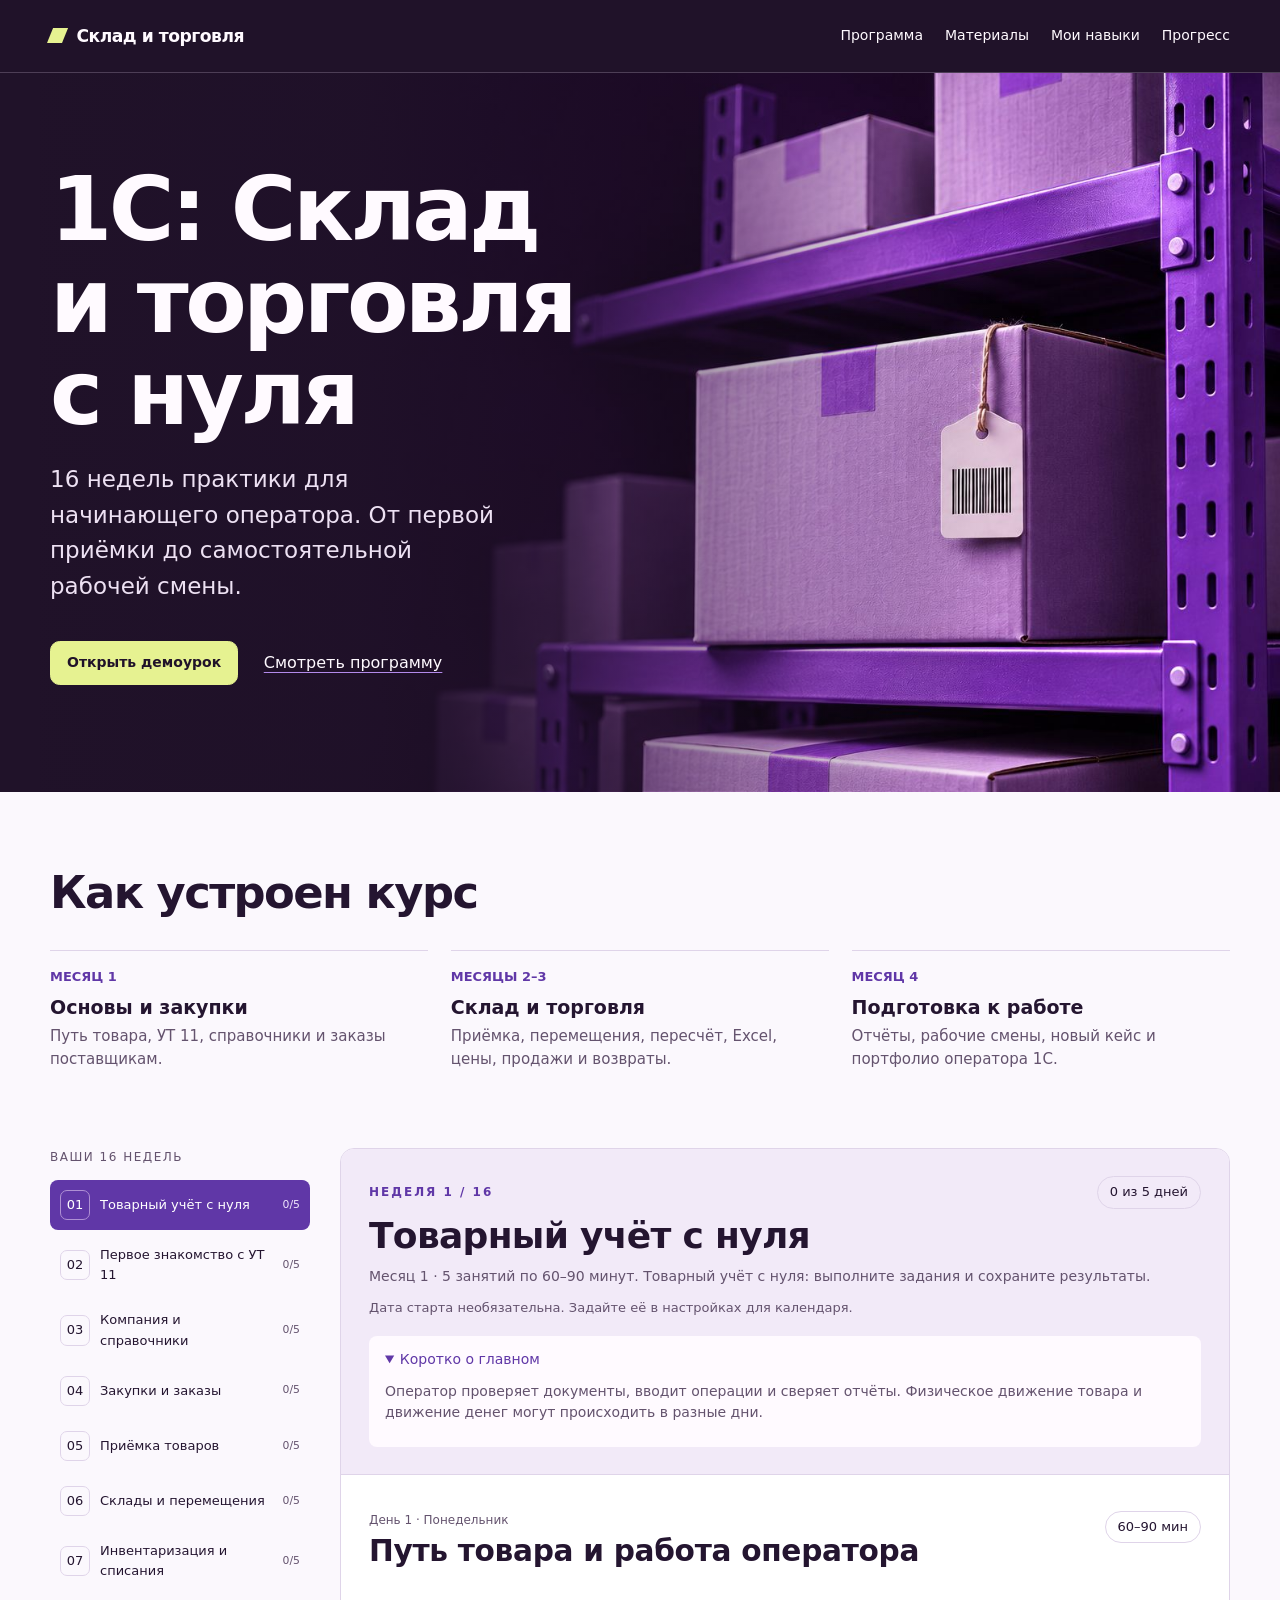
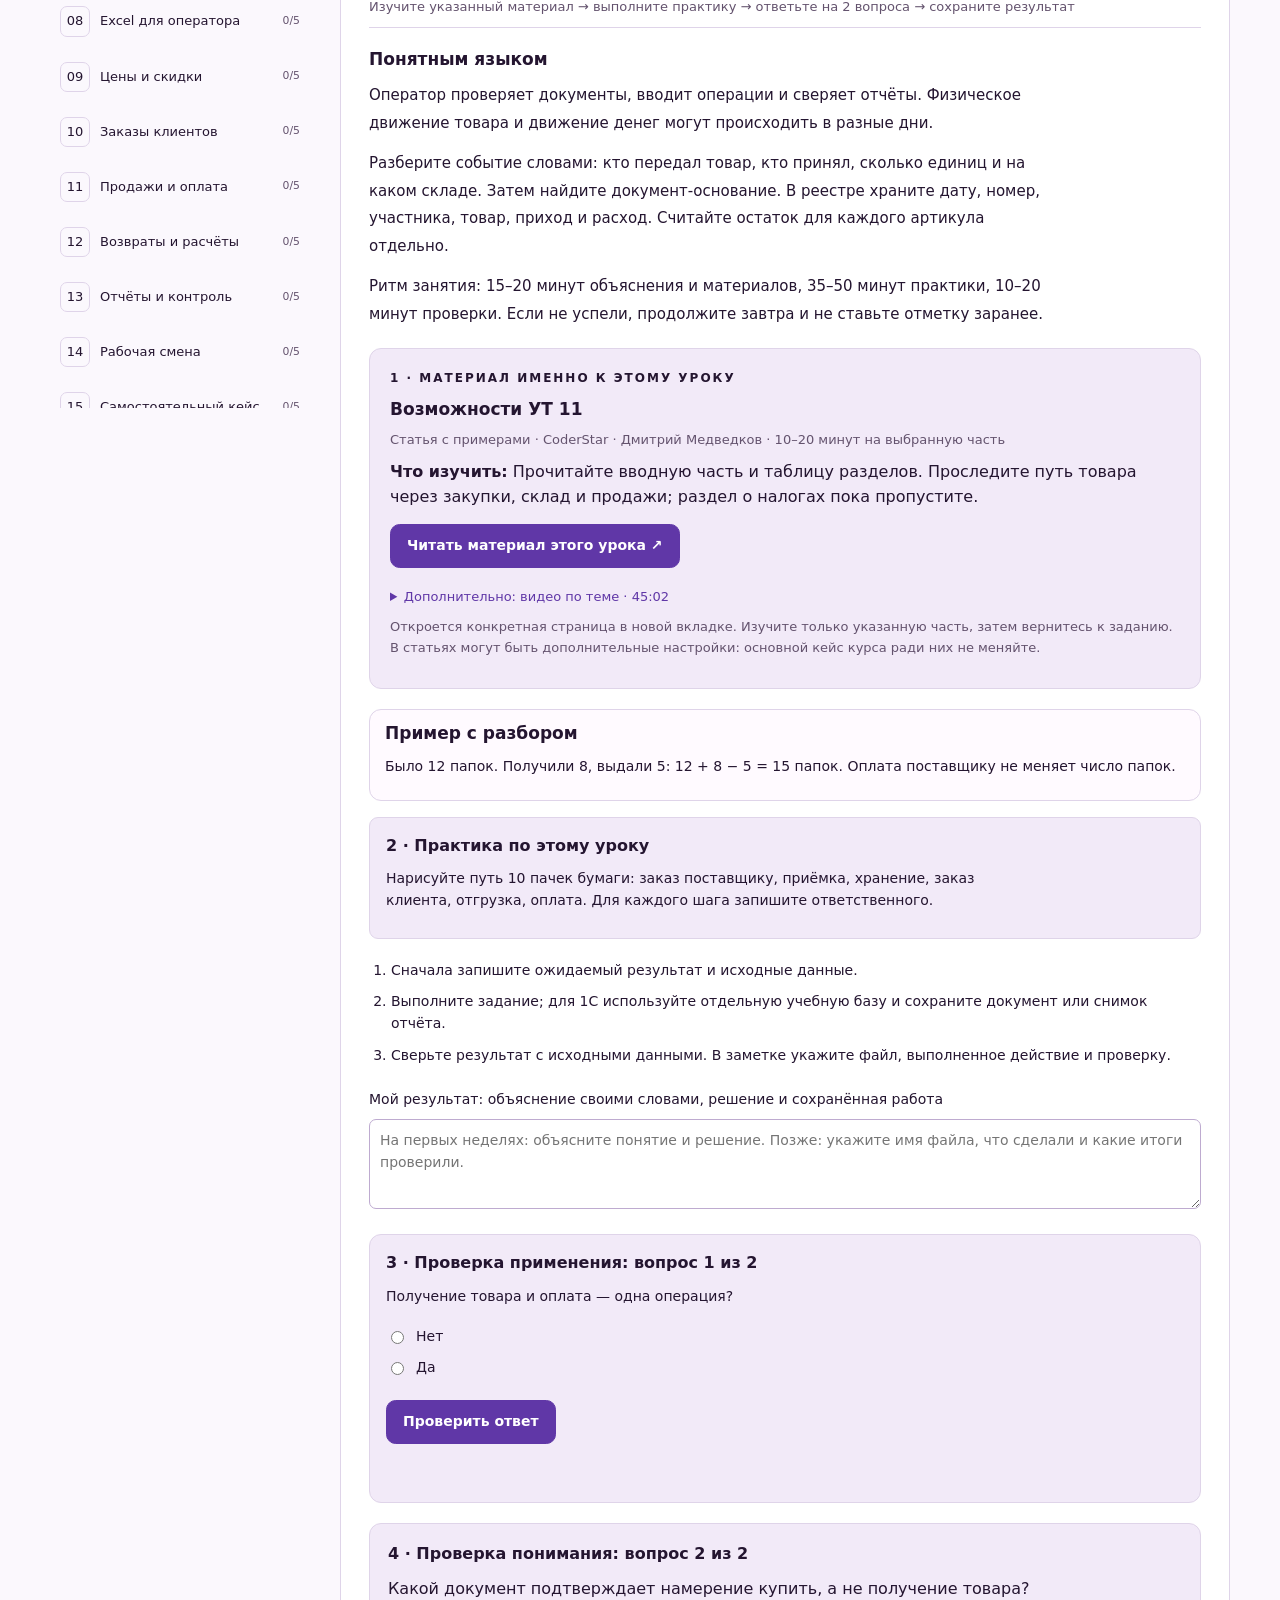
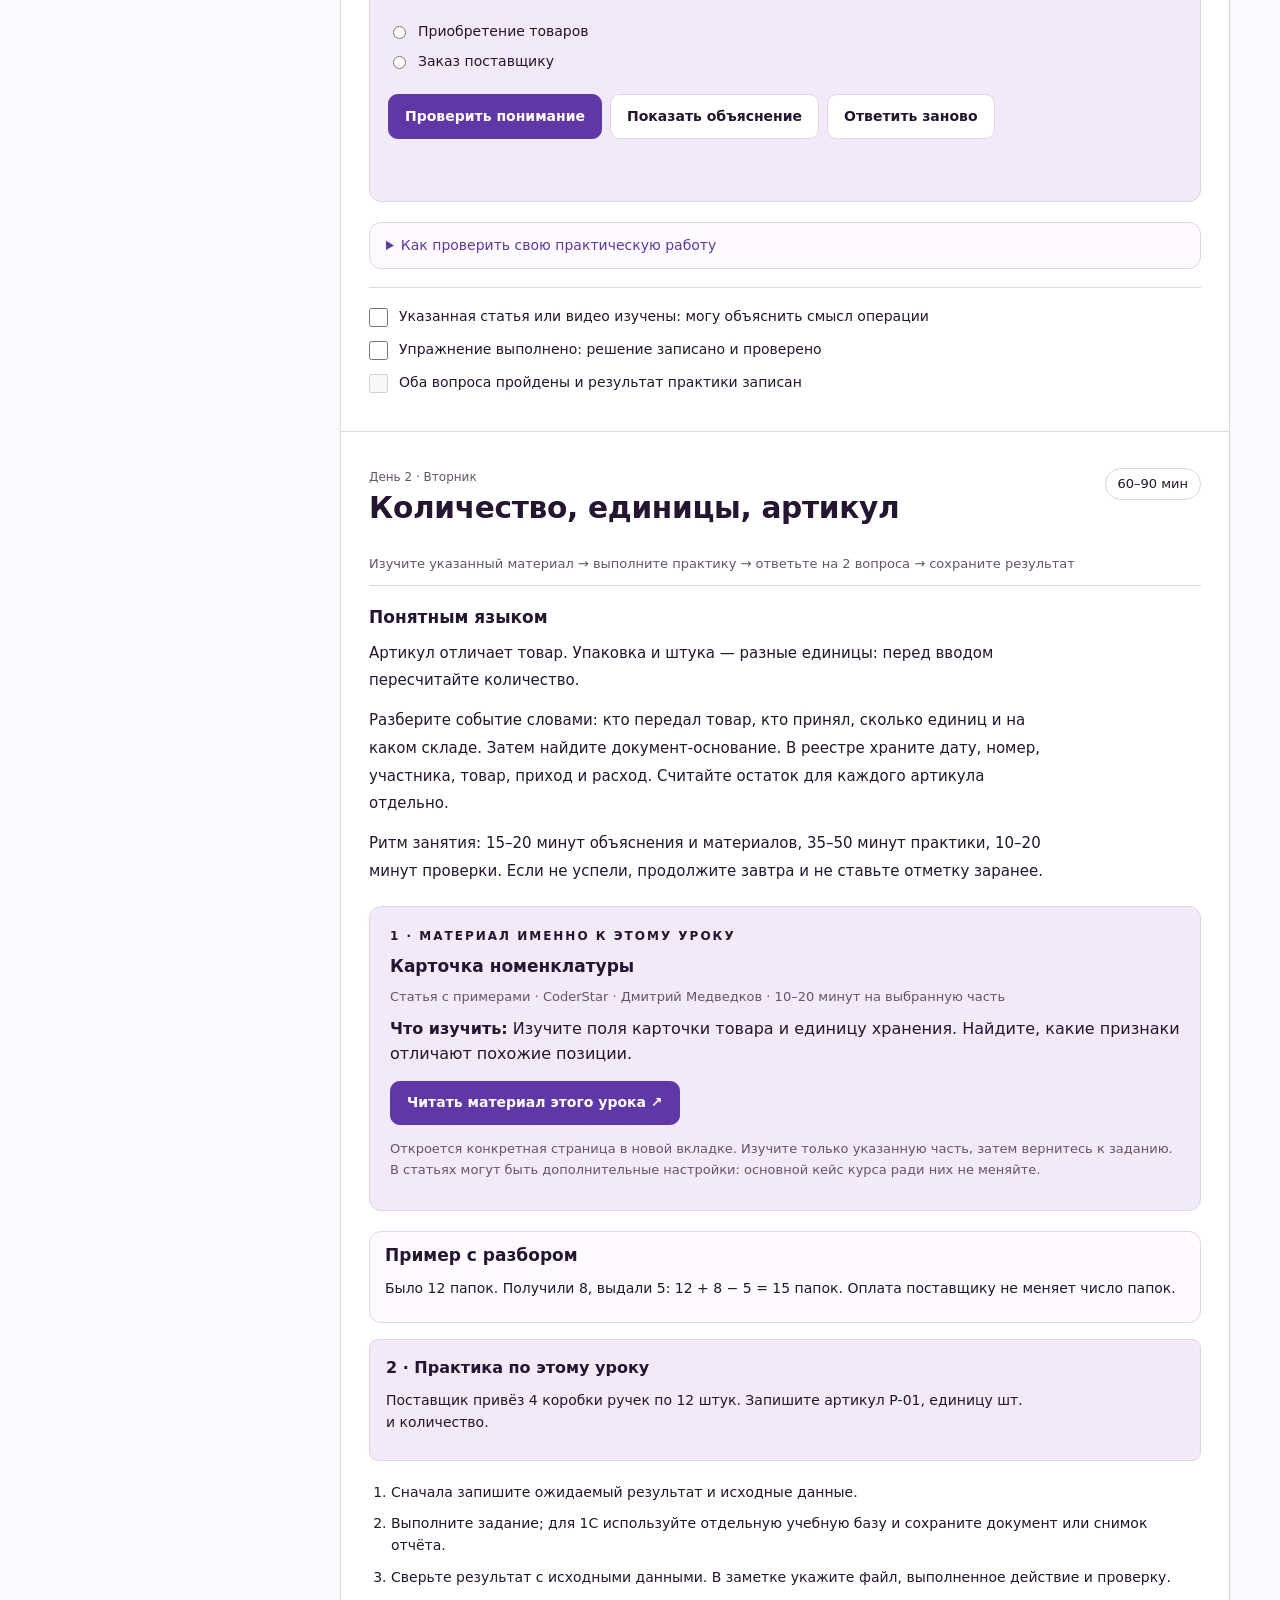
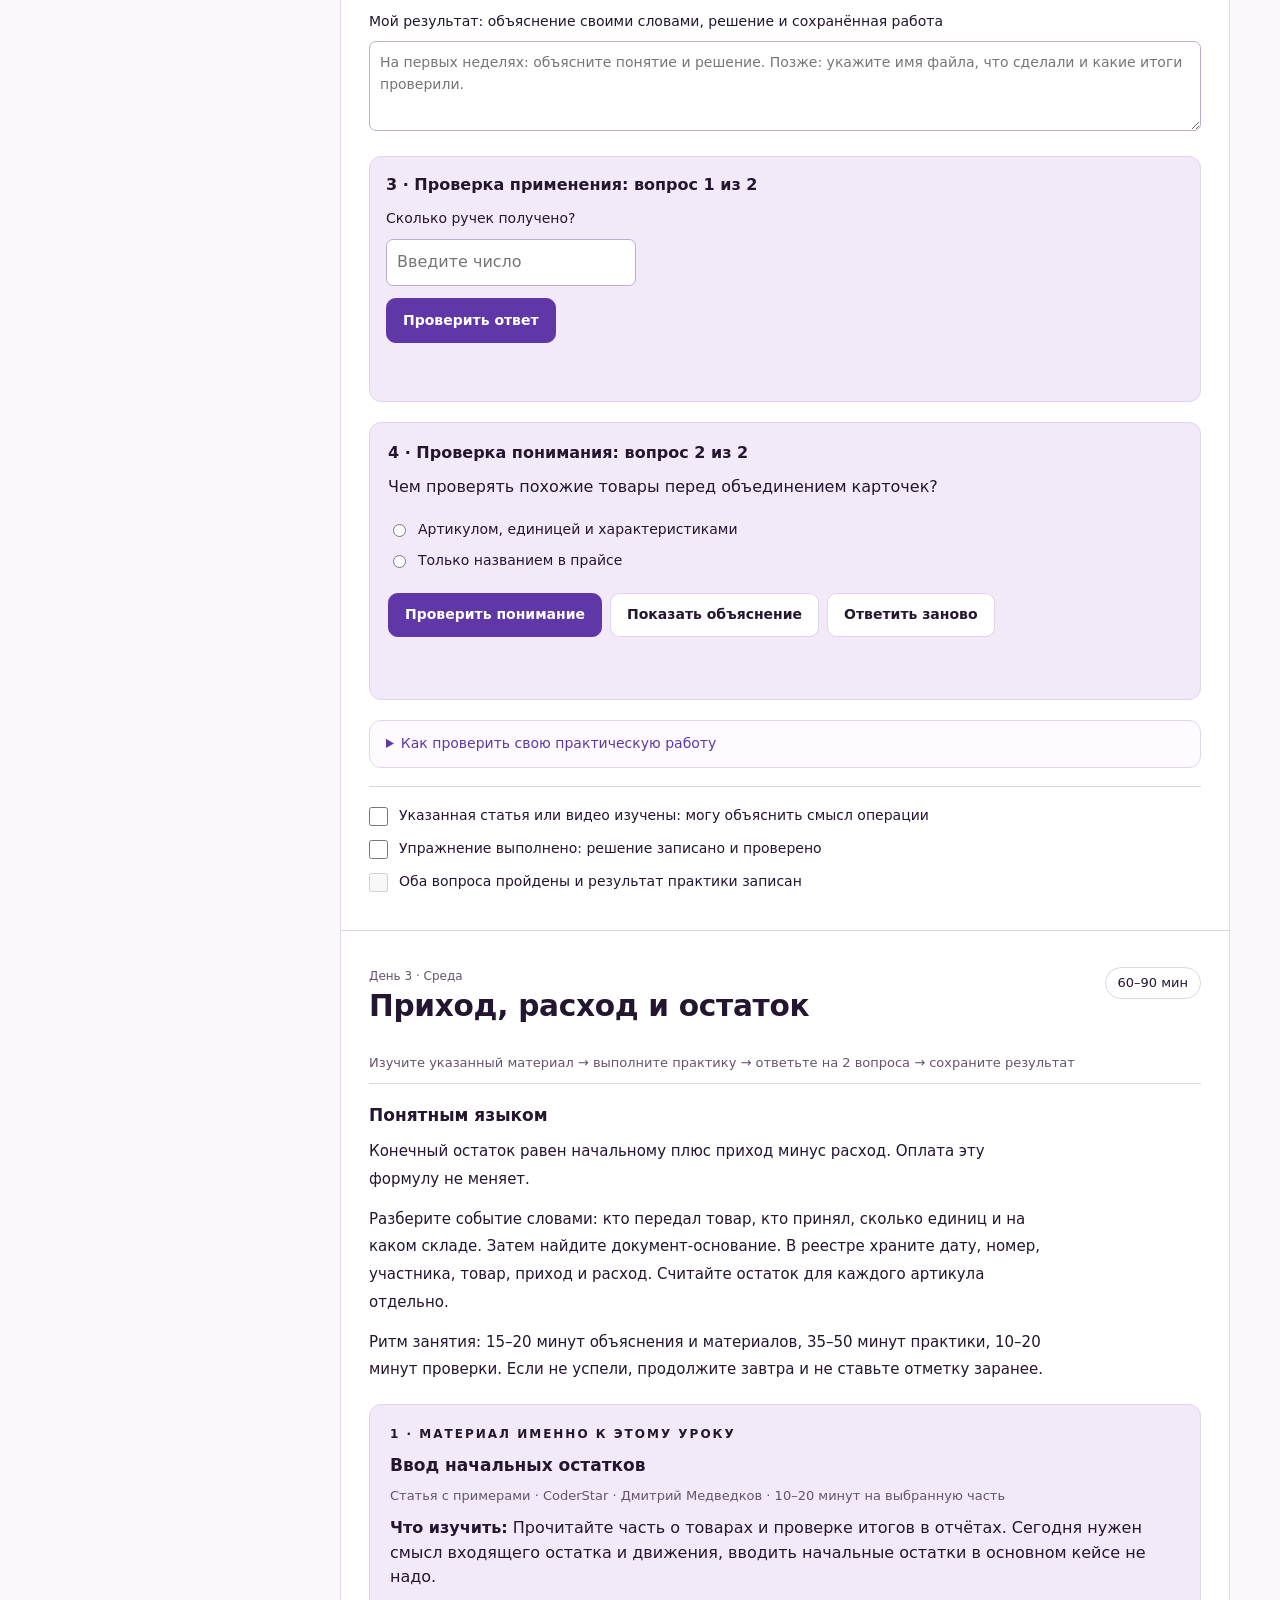
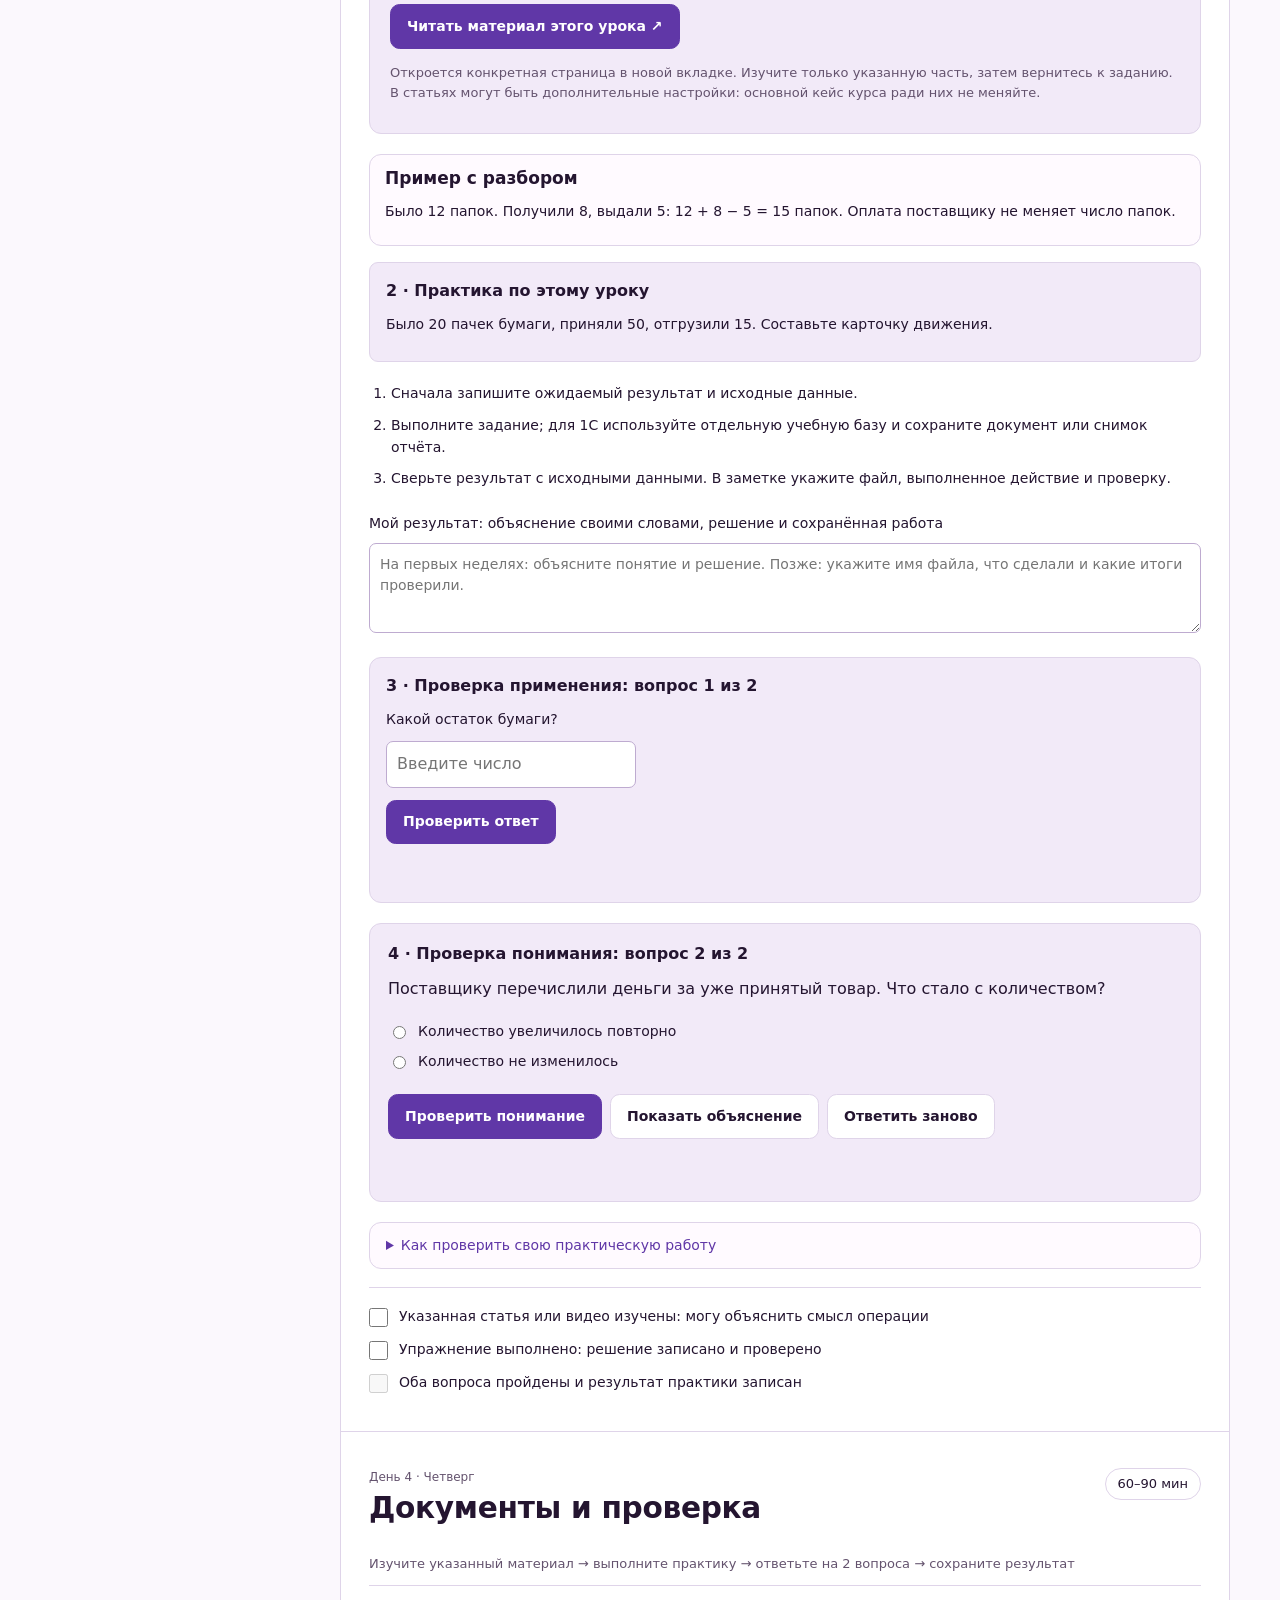
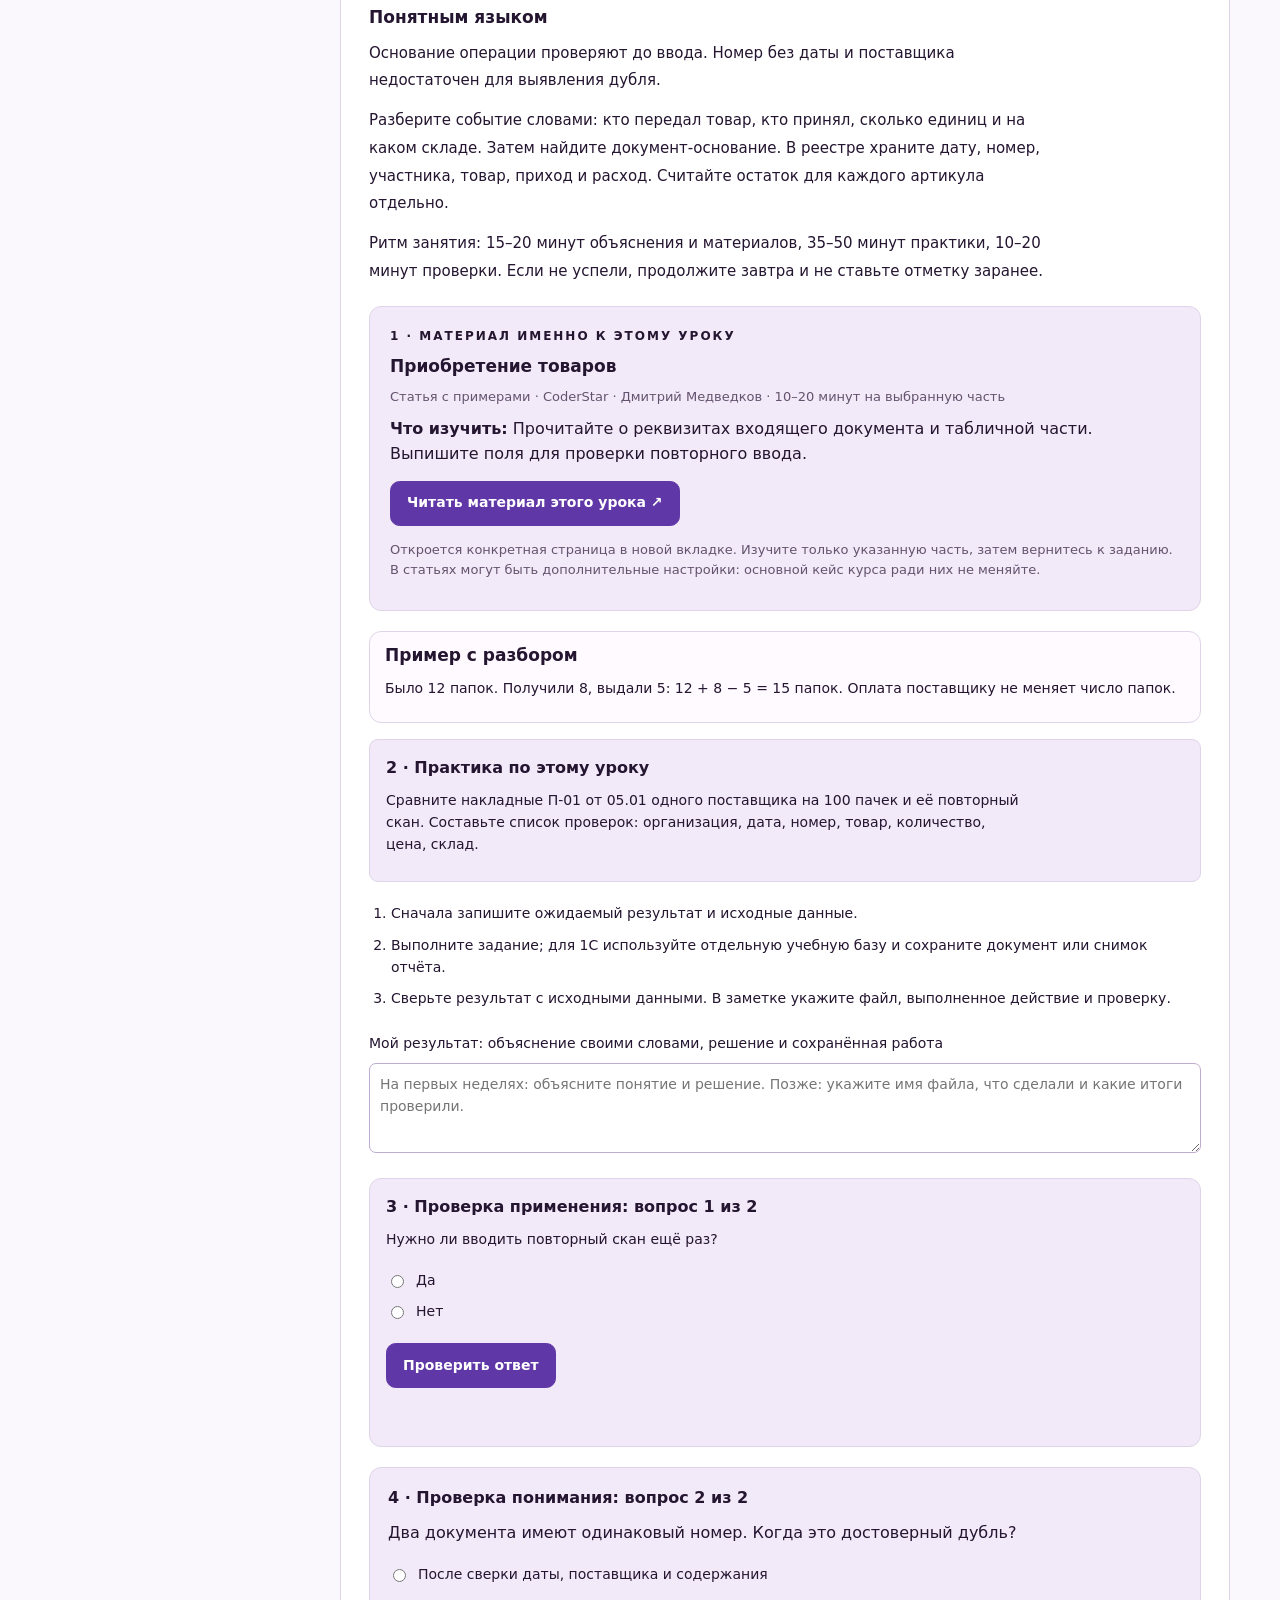
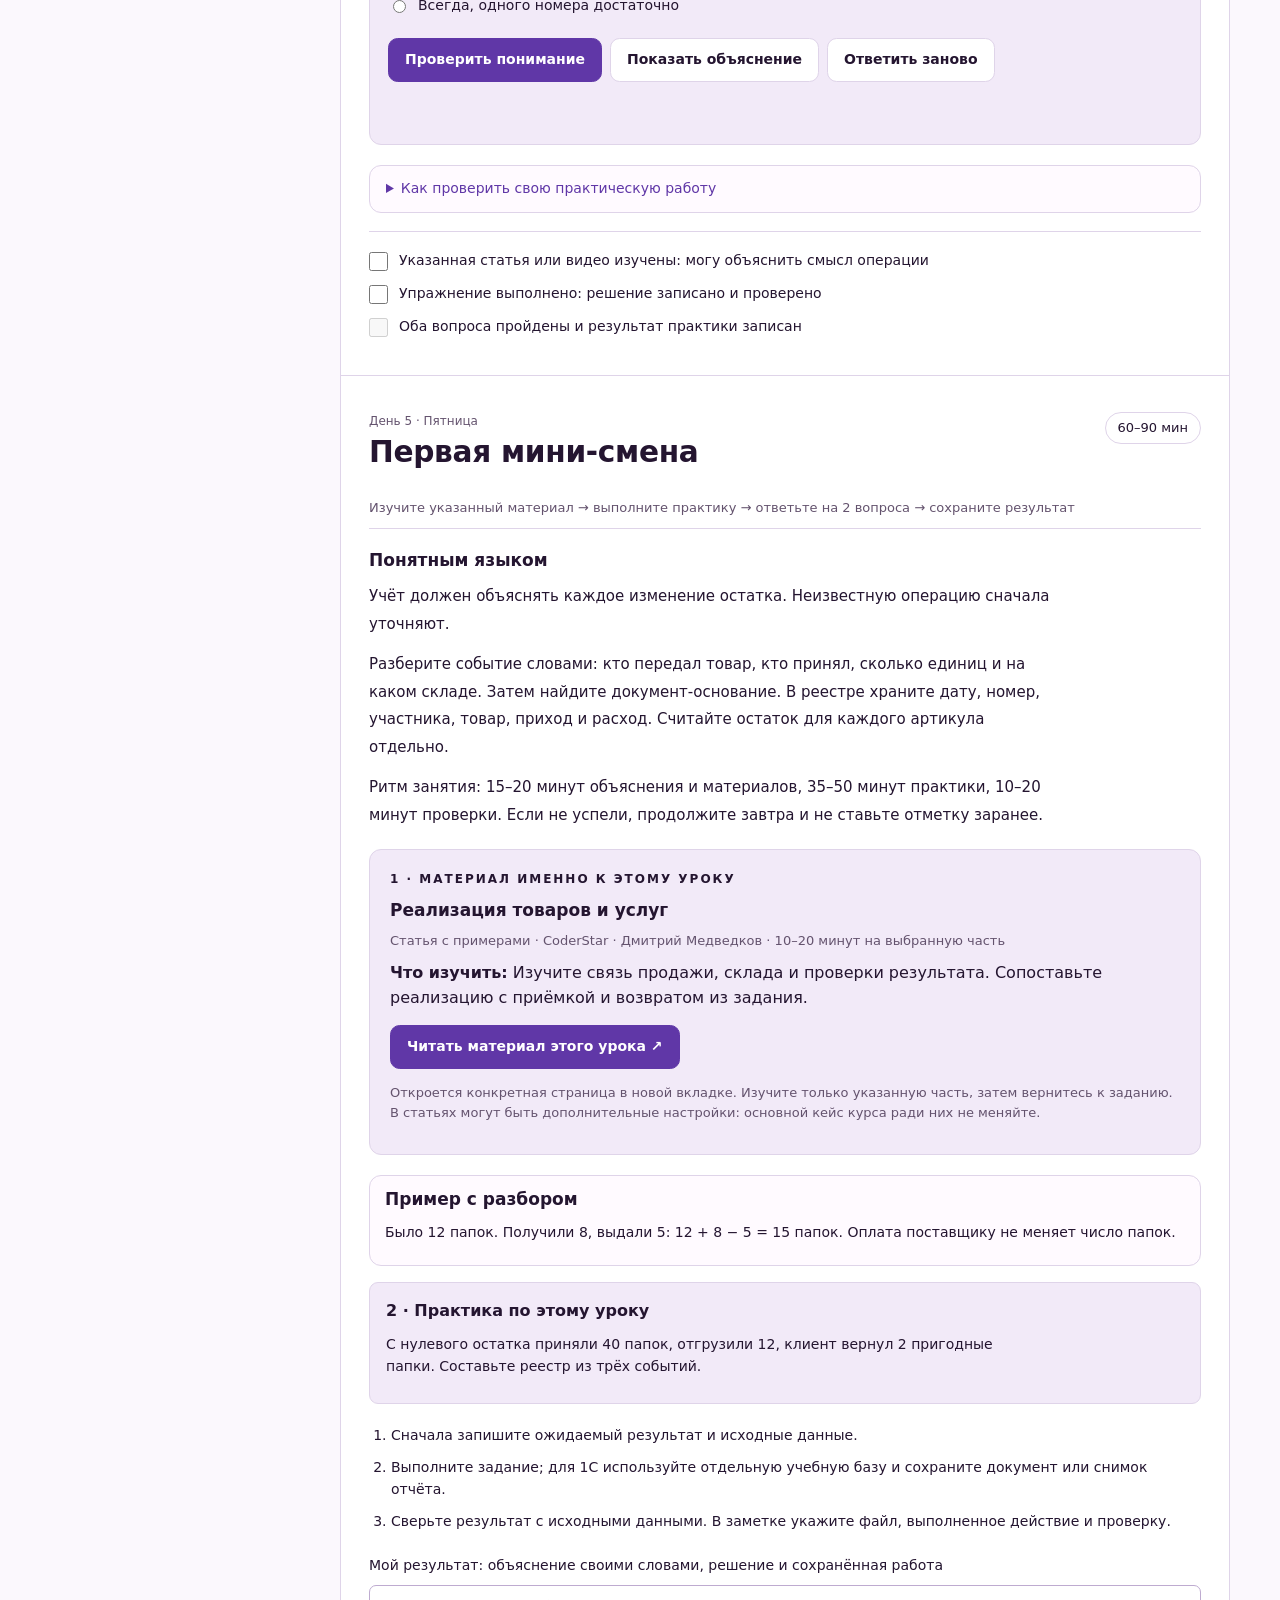
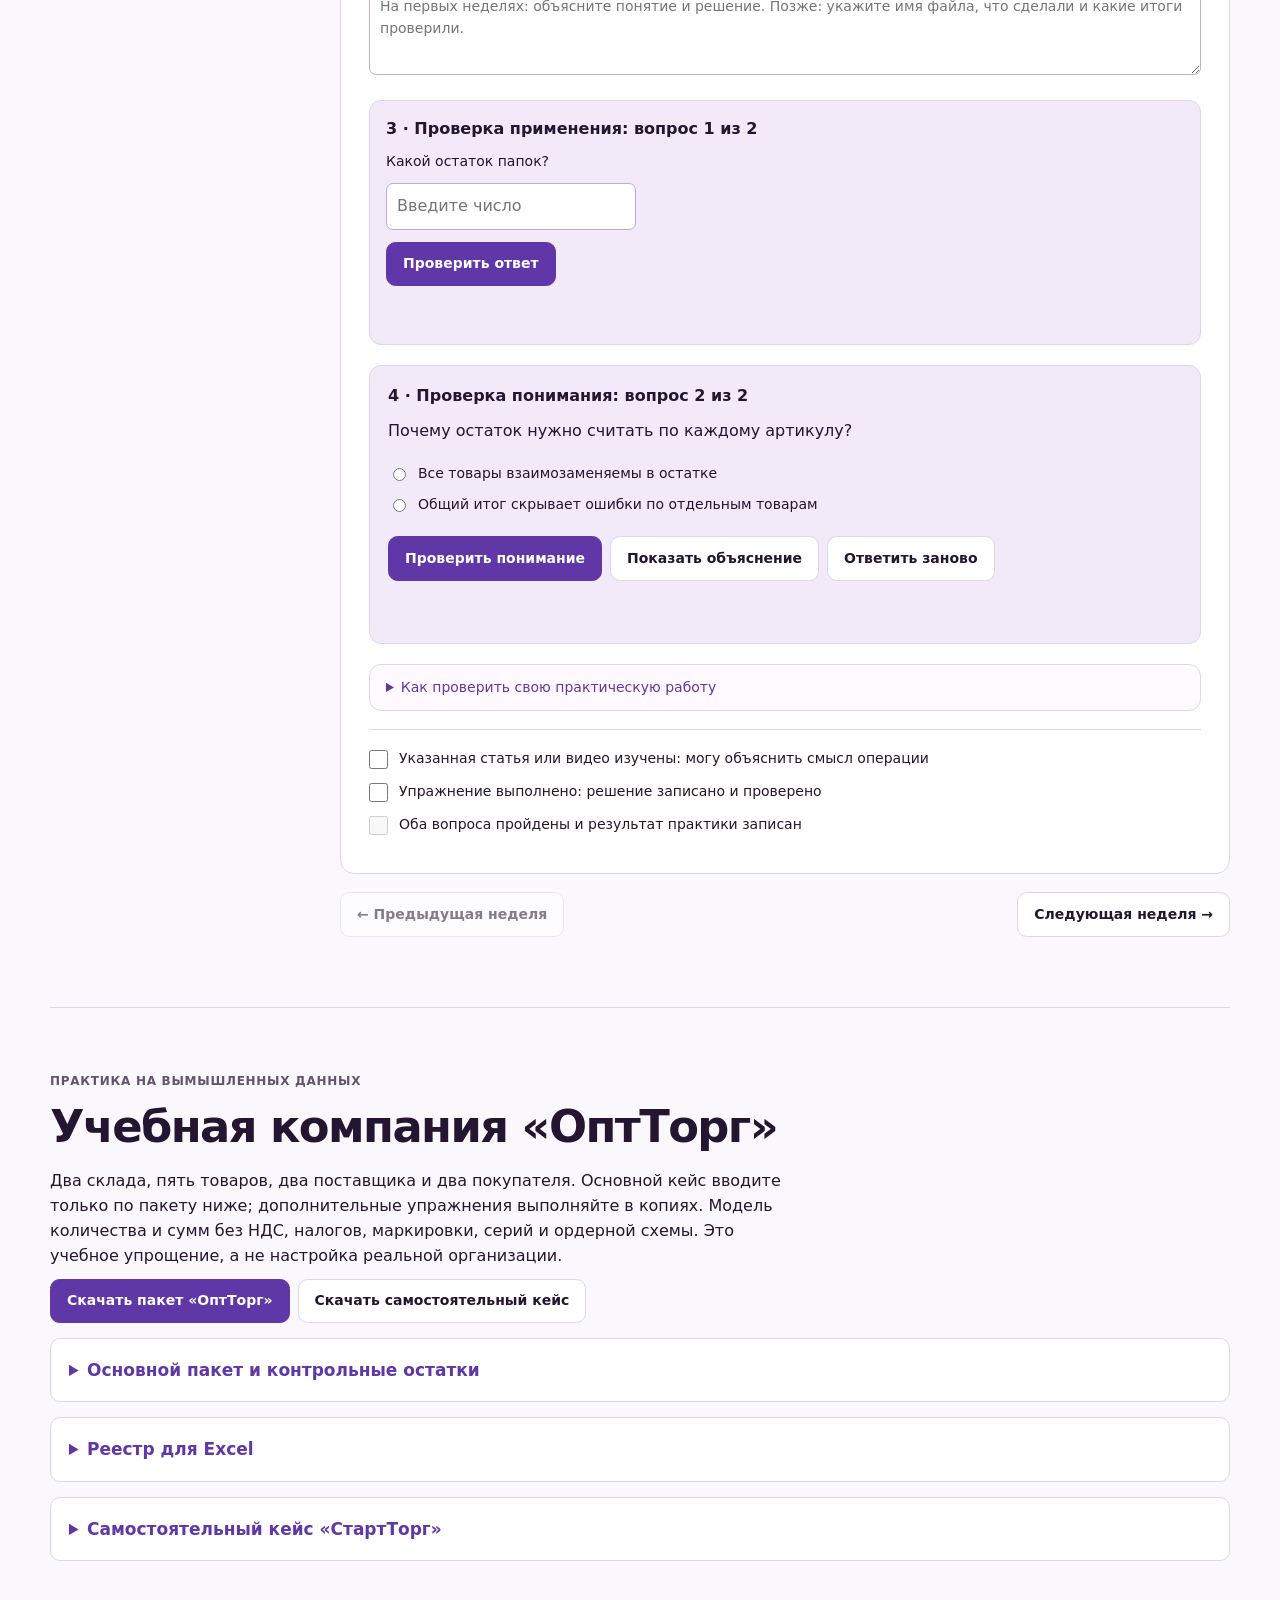
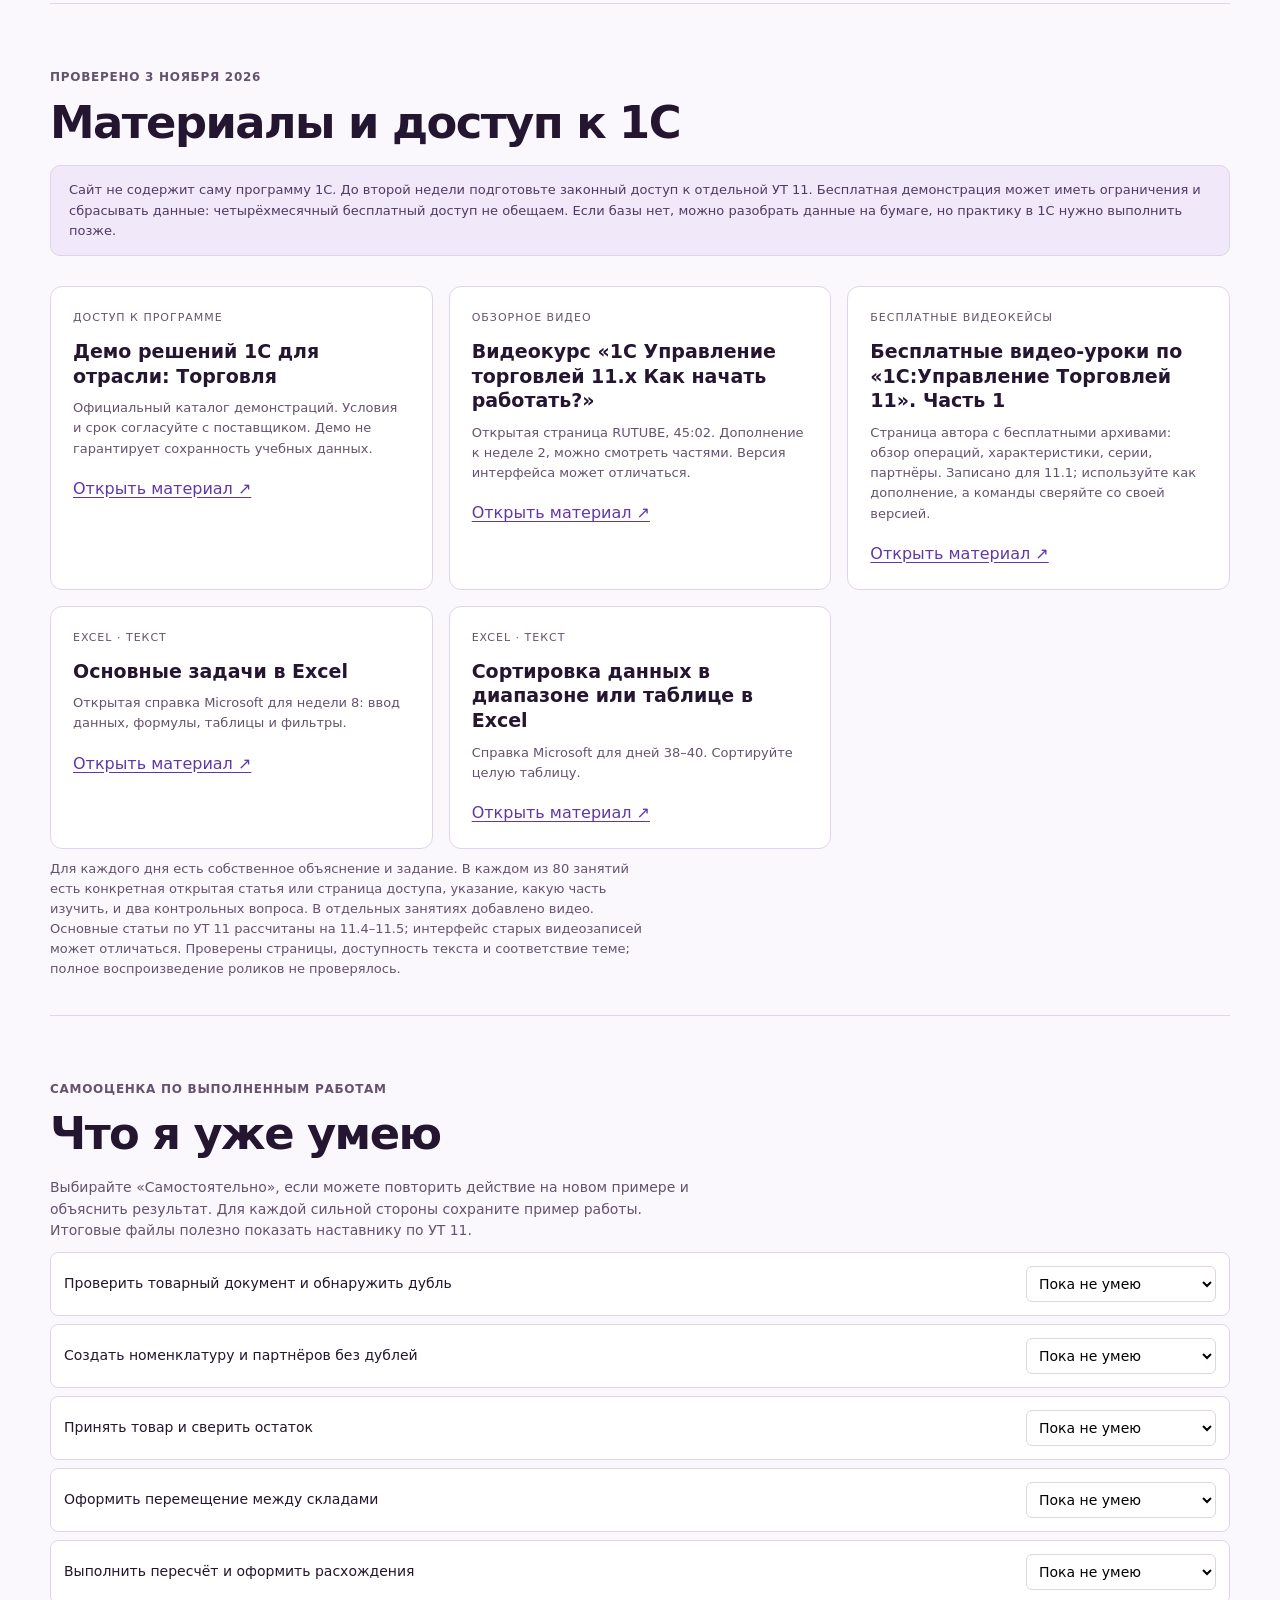
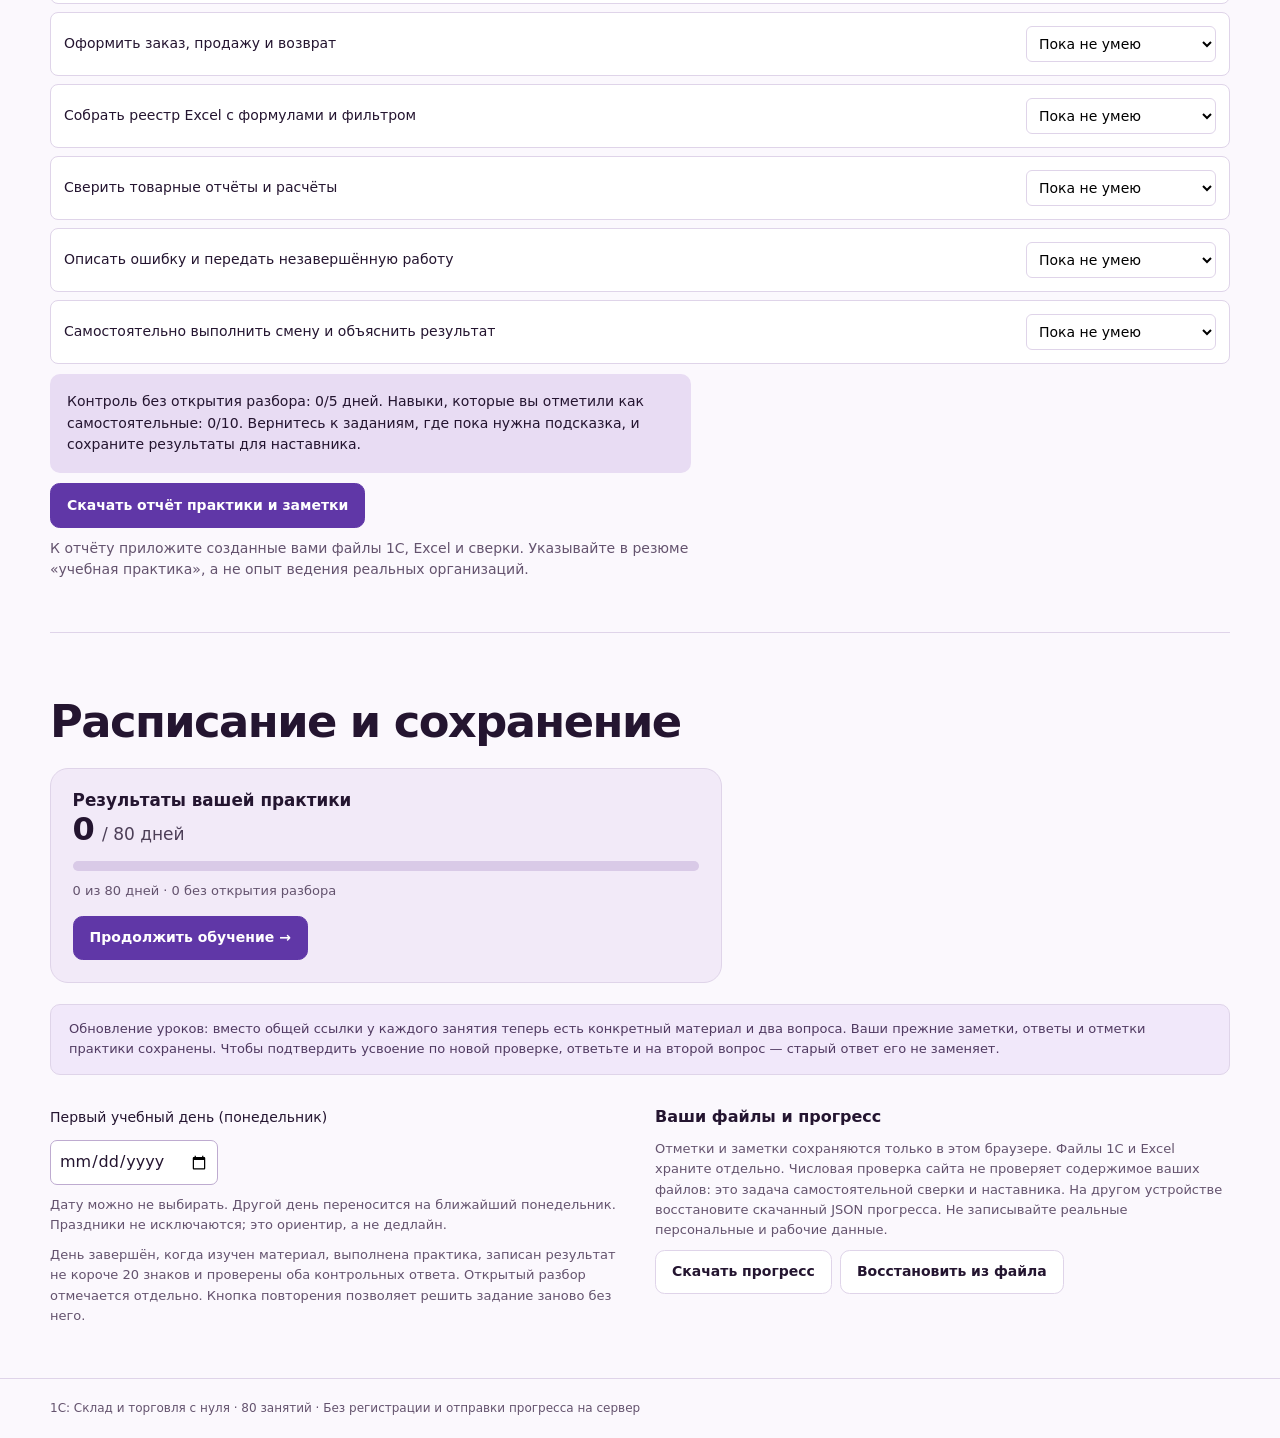
<file: index.html>
<!doctype html>
<html lang="ru">
<head>
<meta charset="utf-8"><meta name="viewport" content="width=device-width,initial-scale=1">
<title>1С: Склад и торговля с нуля</title>
<meta name="description" content="1С:Управление торговлей 11: четыре месяца, 80 занятий по 60–90 минут, учебный склад и сохранение прогресса.">
<style>
:root{--ink:#183b36;--muted:#60716b;--green:#216451;--lime:#d9ecad;--paper:#f6f7f1;--line:#dce3d7}*{box-sizing:border-box}body{margin:0;background:var(--paper);color:var(--ink);font:16px/1.55 system-ui,sans-serif}button,input,select,textarea{font:inherit}button,a,input,select,textarea{touch-action:manipulation}button{cursor:pointer}a{color:var(--green);text-underline-offset:3px}button:focus-visible,a:focus-visible,input:focus-visible,select:focus-visible,textarea:focus-visible,summary:focus-visible{outline:3px solid #c17b2e;outline-offset:3px}.wrap{max-width:1240px;margin:auto;padding:0 30px}header{border-bottom:1px solid var(--line);background:#fff}header .wrap{display:flex;align-items:center;justify-content:space-between;gap:20px;padding-top:20px;padding-bottom:20px}.brand{font-weight:750;letter-spacing:-.5px}.brand span{background:var(--green);color:#fff;border-radius:9px;padding:5px 9px;margin-right:9px}nav{display:flex;gap:22px;font-size:14px}nav a{text-decoration:none}.hero{display:grid;grid-template-columns:1.5fr 1fr;gap:48px;padding-top:52px;padding-bottom:40px}.eyebrow{font-size:12px;letter-spacing:2px;font-weight:750;text-transform:uppercase}h1{font-size:clamp(34px,5vw,58px);line-height:1.08;letter-spacing:-2px;margin:18px 0 22px;max-width:700px}h1 em{font-style:normal;color:var(--green)}p{margin:10px 0}.intro{color:var(--muted);max-width:560px}.pills{display:flex;gap:9px;flex-wrap:wrap;margin-top:25px}.pill{border:1px solid #cbd6c5;border-radius:30px;padding:5px 12px;font-size:13px}.progress-card{background:var(--green);color:#fff;padding:28px;border-radius:18px;align-self:center}.progress-card h2{font-size:16px;font-weight:500;margin:0}.number{font-size:54px;line-height:1.3;font-weight:650;letter-spacing:-2px}.number small{font-size:17px;font-weight:400;letter-spacing:0;opacity:.8}progress{display:block;width:100%;height:10px;border:0;border-radius:9px;overflow:hidden;accent-color:var(--lime);margin:15px 0;background:#477e6d}progress::-webkit-progress-bar{background:#477e6d}progress::-webkit-progress-value{background:var(--lime)}.progress-card p{font-size:13px;opacity:.85}.btn{border:1px solid var(--line);border-radius:8px;padding:9px 15px;background:#fff;color:var(--ink);text-decoration:none;display:inline-block;font-weight:600;font-size:14px}.btn.primary{background:var(--green);color:#fff;border-color:var(--green)}.progress-card .btn{margin-top:14px;background:var(--lime);border-color:var(--lime);color:var(--ink)}.notice{background:#eeecd9;border:1px solid #e0ddc1;border-radius:10px;padding:14px 18px;font-size:13px;margin-bottom:30px;color:#595a39}.layout{display:grid;grid-template-columns:260px minmax(0,1fr);gap:30px;align-items:start}.sidebar{position:sticky;top:20px;max-height:calc(100vh - 40px);overflow-y:auto}.side-title{font-size:12px;letter-spacing:1.5px;text-transform:uppercase;color:var(--muted);margin-bottom:13px}.weeks{display:grid;gap:5px}.week-btn{border:0;background:transparent;color:var(--ink);display:flex;width:100%;text-align:left;align-items:center;gap:10px;padding:10px;border-radius:8px;font-size:13px}.week-btn b{border:1px solid #ccd7c7;border-radius:7px;padding:4px;min-width:30px;text-align:center;font-weight:500}.week-btn span{flex:1}.week-btn small{color:var(--muted)}.week-btn[aria-current=true]{background:var(--green);color:#fff}.week-btn[aria-current=true] small{color:#dcebcf}.week-btn[aria-current=true] b{border-color:#719c83}.panel{background:#fff;border:1px solid var(--line);border-radius:14px;overflow:hidden}.panel-head{padding:27px 28px;border-bottom:1px solid var(--line)}.panel-head h2{font-size:27px;letter-spacing:-.7px;margin:7px 0}.sub{font-size:14px;color:var(--muted)}.weekbar{display:flex;align-items:center;justify-content:space-between;gap:12px}.weekbar .eyebrow{color:var(--green)}.day{padding:24px 28px;border-bottom:1px solid var(--line)}.day:last-child{border:0}.day-top{display:flex;justify-content:space-between;gap:14px;align-items:start}.day h3{font-size:18px;margin:4px 0 10px;letter-spacing:-.3px}.day-kicker{font-size:12px;color:var(--muted)}.day.complete{background:#f4f8ed}.checks{display:grid;gap:10px;margin-top:16px}.check{display:flex;align-items:flex-start;gap:11px;font-size:14px;cursor:pointer}.check input{width:19px;height:19px;flex-shrink:0;accent-color:var(--green);margin:2px 0}.check span{display:block}.check:has(input:checked) span{color:var(--muted)}details{margin-top:15px;font-size:13px;color:var(--muted)}summary{cursor:pointer;color:var(--green)}textarea{width:100%;min-height:90px;resize:vertical;border:1px solid #ccd6c7;border-radius:7px;padding:10px;margin-top:8px;background:#fff;color:var(--ink)}.pager{display:flex;justify-content:space-between;margin:18px 0 35px}.resources{margin-top:42px;padding-top:30px;border-top:1px solid var(--line)}.resources h2,.settings h2{font-size:25px;letter-spacing:-.5px}.resource-grid{display:grid;grid-template-columns:repeat(3,1fr);gap:16px}.resource{background:#fff;border:1px solid var(--line);padding:22px;border-radius:12px}.resource .tag{font-size:11px;color:var(--muted);letter-spacing:1px}.resource h3{margin:13px 0 8px;font-size:19px}.resource p{font-size:13px;color:var(--muted);margin-bottom:18px}.settings{padding:25px 0 40px}.setting-grid{display:grid;grid-template-columns:1fr 1fr;gap:30px}.settings label{display:block;font-size:14px;margin:12px 0}.settings input[type=date],.settings select{padding:8px;border:1px solid #cbd6c5;border-radius:7px;max-width:100%;background:#fff;color:var(--ink)}.actions{display:flex;gap:8px;flex-wrap:wrap}.hint{font-size:13px;color:var(--muted)}footer{padding:20px 0;border-top:1px solid var(--line);font-size:12px;color:var(--muted)}#status{min-height:24px;font-size:13px;color:var(--green)}.skip{position:absolute;left:-9999px}.skip:focus{left:10px;top:10px;background:#fff;padding:8px;z-index:99}[hidden]{display:none!important}@media(max-width:800px){.wrap{padding:0 18px}.hero{grid-template-columns:1fr;gap:25px;padding-top:30px}.progress-card{padding:22px}.layout{grid-template-columns:1fr;gap:20px}.sidebar{position:static;max-height:none;overflow:visible}.weeks{grid-template-columns:repeat(4,1fr)}.week-btn{padding:7px;justify-content:center}.week-btn span,.week-btn small{display:none}.week-btn b{border:0}.resource-grid{grid-template-columns:1fr}.setting-grid{grid-template-columns:1fr;gap:10px}.panel-head,.day{padding:20px}h1{letter-spacing:-1px}header .wrap{flex-wrap:wrap;gap:12px}nav{gap:15px}.resources{margin-top:20px}.weekbar{align-items:start}.pager .btn{padding:9px}.day-top>.pill{font-size:11px;white-space:nowrap}}@media(prefers-reduced-motion:no-preference){html{scroll-behavior:smooth}}

.source-box,.quiz{background:#f4f7ef;border:1px solid var(--line);padding:16px;border-radius:9px;margin:16px 0}.source-box p,.quiz p{font-size:14px}.steps{padding-left:22px;font-size:14px}.steps li{padding:5px 0}.video-links a{display:block;margin:9px 0}.result-note{margin:18px 0;font-size:14px}.quiz-actions{display:flex;gap:8px;flex-wrap:wrap;margin-top:12px}.quiz-feedback{min-height:22px}.explanation{padding:12px;border-left:3px solid var(--green);background:#fff}.choice{display:flex;align-items:start;gap:9px;margin:9px 0;font-size:14px}.choice input{margin-top:5px;accent-color:var(--green)}fieldset{border:0;padding:0;margin:0}.answer-area input[type=text]{max-width:100%;width:250px;border:1px solid #b4c6af;border-radius:7px;padding:10px;background:#fff}.checks{border-top:1px solid var(--line);padding-top:18px}.check input:disabled{cursor:not-allowed}.table-scroll{overflow-x:auto}.data-table{width:100%;border-collapse:collapse;font-size:13px;min-width:600px}.data-table th,.data-table td{padding:10px;text-align:left;border:1px solid var(--line);vertical-align:top}.data-table th{background:#e9efdf}.doc-card{background:#fff;border:1px solid var(--line);border-radius:9px;padding:16px;margin:12px 0;font-size:14px}.doc-card h3{font-size:16px;margin:0 0 8px}.case-section{padding-top:35px;border-top:1px solid var(--line);margin-top:35px}.case-section h2{font-size:27px;letter-spacing:-.5px}.case-section>details{background:#fff;border:1px solid var(--line);border-radius:10px;padding:18px;margin:15px 0;color:var(--ink)}.case-section>details>summary{font-size:17px;font-weight:650}.case-section p{max-width:1000px}.case-section .hint{font-size:14px}.skill{display:grid!important;grid-template-columns:1fr 190px;gap:18px;align-items:center;background:#fff;border:1px solid var(--line);padding:13px;border-radius:8px;margin:8px 0;font-size:14px}.skill select{padding:8px;max-width:100%;background:#fff;border:1px solid var(--line);border-radius:6px}.theory{background:#f1f5e9;border-radius:8px;padding:13px 16px;margin-top:18px;font-size:14px}.sr-only{position:absolute;width:1px;height:1px;padding:0;margin:-1px;overflow:hidden;clip:rect(0,0,0,0);white-space:nowrap;border:0}#readiness{background:#e7efd9;padding:17px;border-radius:10px;font-size:14px}a.btn{margin:4px 0}.day input[type=checkbox]{min-width:19px}@media(max-width:800px){.skill{grid-template-columns:1fr;gap:8px}.hero{padding-bottom:25px}.day-top{flex-wrap:wrap}.quiz-actions .btn{flex-grow:1}.case-section{padding-top:25px}nav{flex-wrap:wrap}.steps{padding-left:19px}}
.lesson-flow{font-size:13px;color:#526145;border-bottom:1px solid #dfe5d6;padding:10px 0;margin:8px 0 20px}.day h4{font-size:17px;margin:0 0 12px}.lesson-text p{line-height:1.85;margin:12px 0}.worked-example li{padding:5px 0;line-height:1.75}.worked-example ol{padding-left:22px}.common-mistake{padding:14px 16px;background:#fff8e9;border-radius:12px;margin:16px 0;font-size:14px}.common-mistake p{margin:6px 0 0}.takeaway{font-size:14px;padding:10px 0}.video-links{margin:20px 0}.video-links a{display:block;margin:10px 0;overflow-wrap:anywhere}.video-item{margin:12px 0}.learning-stages{margin-bottom:35px}.lesson-text{margin:18px 0;font-size:15px}.worked-example{border-left:3px solid #a6c780;background:#f3f6ec;padding:12px 15px;font-size:14px;margin:15px 0}.lesson-material{background:#eef4e5;border:1px solid #cfddc4;border-radius:12px;padding:20px;margin:20px 0}.lesson-material h4{margin:10px 0}.concept-quiz{background:#f4f7ef;border:1px solid var(--line);padding:18px;border-radius:10px;margin:20px 0}.concept-quiz fieldset{margin:10px 0}.practice-review{border-left:3px solid #a6c780;padding:12px 16px;margin:18px 0;font-size:14px}.concept-feedback{min-height:24px}.concept-solution{padding:12px;background:white;border-left:3px solid var(--green)}.update-note{margin:20px 0}.material-index{font-size:14px}.material-index li{margin:10px 0} .lesson-material a{overflow-wrap:anywhere}@media(max-width:800px){.lesson-material{padding:16px}.lesson-material .btn{display:block;text-align:center}}
</style>
<link rel="preload" href="assets/warehouse.jpg" as="image">
<link rel="stylesheet" href="design.css">
</head>
<body>
<a class="skip" href="#plan">К учебному плану</a>
<header class="site-header"><div class="wrap"><a class="brand" href="#"><span aria-hidden="true"></span>Склад и торговля</a><nav aria-label="Навигация"><a href="#program">Программа</a><a href="#casebook">Материалы</a><a href="#skillsSection">Мои навыки</a><a href="#settings">Прогресс</a></nav></div></header>
<main>
<section class="hero course-hero" aria-labelledby="course-title">
  <div class="wrap">
    <div class="hero-copy">
      <h1 id="course-title">1С: Склад<br>и торговля<br>с нуля</h1>
      <p>16 недель практики для начинающего оператора. От первой приёмки до самостоятельной рабочей смены.</p>
      <div class="actions hero-actions">
        <a class="btn" id="openDemo" href="#lesson-1">Открыть демоурок</a>
        <a class="hero-program" href="#program">Смотреть программу</a>
      </div>
    </div>
  </div>
</section>
<div class="wrap course-content">

<section class="program" id="program" aria-labelledby="program-title"><h2 id="program-title">Как устроен курс</h2><div class="resource-grid learning-stages"><article class="resource"><div class="tag">МЕСЯЦ 1</div><h3>Основы и закупки</h3><p>Путь товара, УТ 11, справочники и заказы поставщикам.</p></article><article class="resource"><div class="tag">МЕСЯЦЫ 2–3</div><h3>Склад и торговля</h3><p>Приёмка, перемещения, пересчёт, Excel, цены, продажи и возвраты.</p></article><article class="resource"><div class="tag">МЕСЯЦ 4</div><h3>Подготовка к работе</h3><p>Отчёты, рабочие смены, новый кейс и портфолио оператора 1С.</p></article></div></section><section class="layout" id="plan" aria-label="Учебный план"><aside class="sidebar"><div class="side-title">Ваши 16 недель</div><div class="weeks" id="weeks"></div><p class="hint">Начните с первой недели. Со второй понадобится доступ к УТ 11. Пять занятий в неделю, выходные — отдых или повторение. Каждый день — 60–90 минут.</p></aside><div><div class="panel"><div class="panel-head"><div class="weekbar"><div class="eyebrow" id="weekLabel"></div><span class="pill" id="weekProgress"></span></div><h2 id="weekTitle"></h2><p class="sub" id="weekGoal"></p><p class="hint" id="weekDates"></p><details class="theory" open><summary>Коротко о главном</summary><p id="weekTheory"></p></details></div><div id="days"></div></div><div class="pager"><button class="btn" id="prev">← Предыдущая неделя</button><button class="btn" id="next">Следующая неделя →</button></div></div></section>

<section class="case-section" id="casebook"><div class="eyebrow">Практика на вымышленных данных</div><h2>Учебная компания «ОптТорг»</h2><p>Два склада, пять товаров, два поставщика и два покупателя. Основной кейс вводите только по пакету ниже; дополнительные упражнения выполняйте в копиях. Модель количества и сумм без НДС, налогов, маркировки, серий и ордерной схемы. Это учебное упрощение, а не настройка реальной организации.</p><div class="actions"><button class="btn primary" id="downloadMain">Скачать пакет «ОптТорг»</button><button class="btn" id="downloadExam">Скачать самостоятельный кейс</button></div><details><summary>Основной пакет и контрольные остатки</summary><div id="mainPack"></div></details><details><summary>Реестр для Excel</summary><p>Вставьте в A1. Колонку G заполните формулами =E2*F2 и ниже. Суммируйте закупки и продажи отдельно.</p><div id="excelSource"></div><button class="btn" id="copyExcel">Скопировать таблицу для Excel</button><p id="copyStatus" role="status"></p></details><details><summary>Самостоятельный кейс «СтартТорг»</summary><div id="examPack"></div></details></section>
<section class="resources" id="resources"><div class="eyebrow">Проверено 3 ноября 2026</div><h2>Материалы и доступ к 1С</h2><div class="notice">Сайт не содержит саму программу 1С. До второй недели подготовьте законный доступ к отдельной УТ 11. Бесплатная демонстрация может иметь ограничения и сбрасывать данные: четырёхмесячный бесплатный доступ не обещаем. Если базы нет, можно разобрать данные на бумаге, но практику в 1С нужно выполнить позже.</div><div class="resource-grid" id="resourceCards"></div><p class="hint">Для каждого дня есть собственное объяснение и задание. В каждом из 80 занятий есть конкретная открытая статья или страница доступа, указание, какую часть изучить, и два контрольных вопроса. В отдельных занятиях добавлено видео. Основные статьи по УТ 11 рассчитаны на 11.4–11.5; интерфейс старых видеозаписей может отличаться. Проверены страницы, доступность текста и соответствие теме; полное воспроизведение роликов не проверялось.</p></section>
<section class="case-section" id="skillsSection"><div class="eyebrow">Самооценка по выполненным работам</div><h2>Что я уже умею</h2><p class="hint">Выбирайте «Самостоятельно», если можете повторить действие на новом примере и объяснить результат. Для каждой сильной стороны сохраните пример работы. Итоговые файлы полезно показать наставнику по УТ 11.</p><div id="skills"></div><p id="readiness" aria-live="polite"></p><button class="btn primary" id="portfolio">Скачать отчёт практики и заметки</button><p class="hint">К отчёту приложите созданные вами файлы 1С, Excel и сверки. Указывайте в резюме «учебная практика», а не опыт ведения реальных организаций.</p></section>
<section class="settings" id="settings"><h2>Расписание и сохранение</h2>
<aside class="progress-card" aria-label="Общий прогресс"><h2>Результаты вашей практики</h2><div class="number"><span id="doneDays">0</span> <small>/ 80 дней</small></div><progress id="total" max="240" value="0" aria-label="Выполненные задания"></progress><p id="progressText" aria-live="polite">0 из 80 дней · 0 без открытия разбора</p><button class="btn" id="continue">Продолжить обучение →</button></aside>
<div class="notice update-note">Обновление уроков: вместо общей ссылки у каждого занятия теперь есть конкретный материал и два вопроса. Ваши прежние заметки, ответы и отметки практики сохранены. Чтобы подтвердить усвоение по новой проверке, ответьте и на второй вопрос — старый ответ его не заменяет.</div>
<div class="setting-grid"><div><label for="start">Первый учебный день (понедельник)</label><input type="date" id="start"><p class="hint">Дату можно не выбирать. Другой день переносится на ближайший понедельник. Праздники не исключаются; это ориентир, а не дедлайн.</p><p class="hint">День завершён, когда изучен материал, выполнена практика, записан результат не короче 20 знаков и проверены оба контрольных ответа. Открытый разбор отмечается отдельно. Кнопка повторения позволяет решить задание заново без него.</p></div><div><p><strong>Ваши файлы и прогресс</strong></p><p class="hint">Отметки и заметки сохраняются только в этом браузере. Файлы 1С и Excel храните отдельно. Числовая проверка сайта не проверяет содержимое ваших файлов: это задача самостоятельной сверки и наставника. На другом устройстве восстановите скачанный JSON прогресса. Не записывайте реальные персональные и рабочие данные.</p><div class="actions"><button class="btn" id="export">Скачать прогресс</button><button class="btn" id="importBtn">Восстановить из файла</button><input id="import" type="file" accept="application/json,.json" hidden></div><p id="status" role="status"></p><div id="legacy" hidden><p class="hint">Сохранение прежнего маршрута осталось в браузере. Новые практические задания начинаются отдельно, чтобы старые отметки не засчитывались за новую работу.</p><button class="btn" id="legacyExport">Скачать прежние отметки и заметки</button></div></div></div></section>
</div></main><footer><div class="wrap">1С: Склад и торговля с нуля · 80 занятий · Без регистрации и отправки прогресса на сервер</div></footer>
<script>
'use strict';
const DATA={"weeks":[["Товарный учёт с нуля","Месяц 1 · 5 занятий по 60–90 минут. Товарный учёт с нуля: выполните задания и сохраните результаты.",[{"title":"Путь товара и работа оператора","reading":["Оператор проверяет документы, вводит операции и сверяет отчёты. Физическое движение товара и движение денег могут происходить в разные дни.","Разберите событие словами: кто передал товар, кто принял, сколько единиц и на каком складе. Затем найдите документ-основание. В реестре храните дату, номер, участника, товар, приход и расход. Считайте остаток для каждого артикула отдельно.","Ритм занятия: 15–20 минут объяснения и материалов, 35–50 минут практики, 10–20 минут проверки. Если не успели, продолжите завтра и не ставьте отметку заранее."],"example":"Было 12 папок. Получили 8, выдали 5: 12 + 8 − 5 = 15 папок. Оплата поставщику не меняет число папок.","input":"Нарисуйте путь 10 пачек бумаги: заказ поставщику, приёмка, хранение, заказ клиента, отгрузка, оплата. Для каждого шага запишите ответственного.","steps":["Сначала запишите ожидаемый результат и исходные данные.","Выполните задание; для 1С используйте отдельную учебную базу и сохраните документ или снимок отчёта.","Сверьте результат с исходными данными. В заметке укажите файл, выполненное действие и проверку."],"q":"Получение товара и оплата — одна операция?","answer":["Нет","Да"],"why":"Оператор проверяет документы, вводит операции и сверяет отчёты. Физическое движение товара и движение денег могут происходить в разные дни. Контроль: Нет. Нарисуйте путь 10 пачек бумаги: заказ поставщику, приёмка, хранение, заказ клиента, отгрузка, оплата. Для каждого шага запишите ответственного.","videos":[],"material":{"title":"Возможности УТ 11","url":"https://www.coderstar.ru/kurs-ut11/vozmozhnosti/","publisher":"CoderStar · Дмитрий Медведков","kind":"Статья с примерами","focus":"Прочитайте вводную часть и таблицу разделов. Проследите путь товара через закупки, склад и продажи; раздел о налогах пока пропустите.","checked":"03.11.2026","time":"10–20 минут на выбранную часть"},"concept":{"q":"Какой документ подтверждает намерение купить, а не получение товара?","options":["Заказ поставщику","Приобретение товаров"],"why":"Заказ согласует потребность. Приёмку отражают отдельно по подтверждённому факту.","revision":1},"reviewFirst":false,"video":{"title":"Видеокурс «1С Управление торговлей 11.х Как начать работать?»","url":"https://rutube.ru/video/b013740999e410765ff7dd8f908743c2/","publisher":"Обучение 1С: УПРАВЛЕНИЕ ТОРГОВЛЕЙ 11.х","focus":"Дополнительный обзор для знакомства с программой. Найдите в показе цепочку закупки и продажи; точные команды сверяйте с вашей версией. Можно посмотреть отдельно от основного занятия.","duration":"45:02"},"evidence":["Нарисуйте путь 10 пачек бумаги: заказ поставщику, приёмка, хранение, заказ клиента, отгрузка, оплата. Для каждого шага запишите ответственного.","Объясните своими словами: Какой документ подтверждает намерение купить, а не получение товара? Запишите причину своего решения; для работы в 1С или Excel укажите сохранённый файл и проверенные показатели."]},{"title":"Количество, единицы, артикул","reading":["Артикул отличает товар. Упаковка и штука — разные единицы: перед вводом пересчитайте количество.","Разберите событие словами: кто передал товар, кто принял, сколько единиц и на каком складе. Затем найдите документ-основание. В реестре храните дату, номер, участника, товар, приход и расход. Считайте остаток для каждого артикула отдельно.","Ритм занятия: 15–20 минут объяснения и материалов, 35–50 минут практики, 10–20 минут проверки. Если не успели, продолжите завтра и не ставьте отметку заранее."],"example":"Было 12 папок. Получили 8, выдали 5: 12 + 8 − 5 = 15 папок. Оплата поставщику не меняет число папок.","input":"Поставщик привёз 4 коробки ручек по 12 штук. Запишите артикул Р-01, единицу шт. и количество.","steps":["Сначала запишите ожидаемый результат и исходные данные.","Выполните задание; для 1С используйте отдельную учебную базу и сохраните документ или снимок отчёта.","Сверьте результат с исходными данными. В заметке укажите файл, выполненное действие и проверку."],"q":"Сколько ручек получено?","answer":48,"why":"Артикул отличает товар. Упаковка и штука — разные единицы: перед вводом пересчитайте количество. Контроль: 48. Поставщик привёз 4 коробки ручек по 12 штук. Запишите артикул Р-01, единицу шт. и количество.","videos":[],"material":{"title":"Карточка номенклатуры","url":"https://www.coderstar.ru/kurs-ut11/sozdanie-nomenklatury/","publisher":"CoderStar · Дмитрий Медведков","kind":"Статья с примерами","focus":"Изучите поля карточки товара и единицу хранения. Найдите, какие признаки отличают похожие позиции.","checked":"03.11.2026","time":"10–20 минут на выбранную часть"},"concept":{"q":"Чем проверять похожие товары перед объединением карточек?","options":["Артикулом, единицей и характеристиками","Только названием в прайсе"],"why":"Похожее название не исключает различие товаров и упаковок.","revision":1},"reviewFirst":false,"evidence":["Поставщик привёз 4 коробки ручек по 12 штук. Запишите артикул Р-01, единицу шт. и количество.","Объясните своими словами: Чем проверять похожие товары перед объединением карточек? Запишите причину своего решения; для работы в 1С или Excel укажите сохранённый файл и проверенные показатели."]},{"title":"Приход, расход и остаток","reading":["Конечный остаток равен начальному плюс приход минус расход. Оплата эту формулу не меняет.","Разберите событие словами: кто передал товар, кто принял, сколько единиц и на каком складе. Затем найдите документ-основание. В реестре храните дату, номер, участника, товар, приход и расход. Считайте остаток для каждого артикула отдельно.","Ритм занятия: 15–20 минут объяснения и материалов, 35–50 минут практики, 10–20 минут проверки. Если не успели, продолжите завтра и не ставьте отметку заранее."],"example":"Было 12 папок. Получили 8, выдали 5: 12 + 8 − 5 = 15 папок. Оплата поставщику не меняет число папок.","input":"Было 20 пачек бумаги, приняли 50, отгрузили 15. Составьте карточку движения.","steps":["Сначала запишите ожидаемый результат и исходные данные.","Выполните задание; для 1С используйте отдельную учебную базу и сохраните документ или снимок отчёта.","Сверьте результат с исходными данными. В заметке укажите файл, выполненное действие и проверку."],"q":"Какой остаток бумаги?","answer":55,"why":"Конечный остаток равен начальному плюс приход минус расход. Оплата эту формулу не меняет. Контроль: 55. Было 20 пачек бумаги, приняли 50, отгрузили 15. Составьте карточку движения.","videos":[],"material":{"title":"Ввод начальных остатков","url":"https://www.coderstar.ru/kurs-ut11/vvod-ostatkov/","publisher":"CoderStar · Дмитрий Медведков","kind":"Статья с примерами","focus":"Прочитайте часть о товарах и проверке итогов в отчётах. Сегодня нужен смысл входящего остатка и движения, вводить начальные остатки в основном кейсе не надо.","checked":"03.11.2026","time":"10–20 минут на выбранную часть"},"concept":{"q":"Поставщику перечислили деньги за уже принятый товар. Что стало с количеством?","options":["Количество не изменилось","Количество увеличилось повторно"],"why":"Оплата погашает расчёты, а не создаёт вторую поставку.","revision":1},"reviewFirst":false,"evidence":["Было 20 пачек бумаги, приняли 50, отгрузили 15. Составьте карточку движения.","Объясните своими словами: Поставщику перечислили деньги за уже принятый товар. Что стало с количеством? Запишите причину своего решения; для работы в 1С или Excel укажите сохранённый файл и проверенные показатели."]},{"title":"Документы и проверка","reading":["Основание операции проверяют до ввода. Номер без даты и поставщика недостаточен для выявления дубля.","Разберите событие словами: кто передал товар, кто принял, сколько единиц и на каком складе. Затем найдите документ-основание. В реестре храните дату, номер, участника, товар, приход и расход. Считайте остаток для каждого артикула отдельно.","Ритм занятия: 15–20 минут объяснения и материалов, 35–50 минут практики, 10–20 минут проверки. Если не успели, продолжите завтра и не ставьте отметку заранее."],"example":"Было 12 папок. Получили 8, выдали 5: 12 + 8 − 5 = 15 папок. Оплата поставщику не меняет число папок.","input":"Сравните накладные П-01 от 05.01 одного поставщика на 100 пачек и её повторный скан. Составьте список проверок: организация, дата, номер, товар, количество, цена, склад.","steps":["Сначала запишите ожидаемый результат и исходные данные.","Выполните задание; для 1С используйте отдельную учебную базу и сохраните документ или снимок отчёта.","Сверьте результат с исходными данными. В заметке укажите файл, выполненное действие и проверку."],"q":"Нужно ли вводить повторный скан ещё раз?","answer":["Нет","Да"],"why":"Основание операции проверяют до ввода. Номер без даты и поставщика недостаточен для выявления дубля. Контроль: Нет. Сравните накладные П-01 от 05.01 одного поставщика на 100 пачек и её повторный скан. Составьте список проверок: организация, дата, номер, товар, количество, цена, склад.","videos":[],"material":{"title":"Приобретение товаров","url":"https://www.coderstar.ru/kurs-ut11/zakupka-tovarov/","publisher":"CoderStar · Дмитрий Медведков","kind":"Статья с примерами","focus":"Прочитайте о реквизитах входящего документа и табличной части. Выпишите поля для проверки повторного ввода.","checked":"03.11.2026","time":"10–20 минут на выбранную часть"},"concept":{"q":"Два документа имеют одинаковый номер. Когда это достоверный дубль?","options":["После сверки даты, поставщика и содержания","Всегда, одного номера достаточно"],"why":"Нумерация разных поставщиков может совпасть; проверяют совокупность признаков.","revision":1},"reviewFirst":false,"evidence":["Сравните накладные П-01 от 05.01 одного поставщика на 100 пачек и её повторный скан. Составьте список проверок: организация, дата, номер, товар, количество, цена, склад.","Объясните своими словами: Два документа имеют одинаковый номер. Когда это достоверный дубль? Запишите причину своего решения; для работы в 1С или Excel укажите сохранённый файл и проверенные показатели."]},{"title":"Первая мини-смена","reading":["Учёт должен объяснять каждое изменение остатка. Неизвестную операцию сначала уточняют.","Разберите событие словами: кто передал товар, кто принял, сколько единиц и на каком складе. Затем найдите документ-основание. В реестре храните дату, номер, участника, товар, приход и расход. Считайте остаток для каждого артикула отдельно.","Ритм занятия: 15–20 минут объяснения и материалов, 35–50 минут практики, 10–20 минут проверки. Если не успели, продолжите завтра и не ставьте отметку заранее."],"example":"Было 12 папок. Получили 8, выдали 5: 12 + 8 − 5 = 15 папок. Оплата поставщику не меняет число папок.","input":"С нулевого остатка приняли 40 папок, отгрузили 12, клиент вернул 2 пригодные папки. Составьте реестр из трёх событий.","steps":["Сначала запишите ожидаемый результат и исходные данные.","Выполните задание; для 1С используйте отдельную учебную базу и сохраните документ или снимок отчёта.","Сверьте результат с исходными данными. В заметке укажите файл, выполненное действие и проверку."],"q":"Какой остаток папок?","answer":30,"why":"Учёт должен объяснять каждое изменение остатка. Неизвестную операцию сначала уточняют. Контроль: 30. С нулевого остатка приняли 40 папок, отгрузили 12, клиент вернул 2 пригодные папки. Составьте реестр из трёх событий.","videos":[],"material":{"title":"Реализация товаров и услуг","url":"https://www.coderstar.ru/kurs-ut11/realizatsiya-tovarov/","publisher":"CoderStar · Дмитрий Медведков","kind":"Статья с примерами","focus":"Изучите связь продажи, склада и проверки результата. Сопоставьте реализацию с приёмкой и возвратом из задания.","checked":"03.11.2026","time":"10–20 минут на выбранную часть"},"concept":{"q":"Почему остаток нужно считать по каждому артикулу?","options":["Общий итог скрывает ошибки по отдельным товарам","Все товары взаимозаменяемы в остатке"],"why":"Лишняя папка не компенсирует пропавшую пачку бумаги.","revision":1},"reviewFirst":false,"evidence":["С нулевого остатка приняли 40 папок, отгрузили 12, клиент вернул 2 пригодные папки. Составьте реестр из трёх событий.","Объясните своими словами: Почему остаток нужно считать по каждому артикулу? Запишите причину своего решения; для работы в 1С или Excel укажите сохранённый файл и проверенные показатели."]}]],["Первое знакомство с УТ 11","Месяц 1 · 5 занятий по 60–90 минут. Первое знакомство с УТ 11: выполните задания и сохраните результаты.",[{"title":"Знакомство с УТ 11","reading":["Платформа 1С и конфигурация — разные понятия. Для этого курса нужна Управление торговлей 11, а не Бухгалтерия.","В верхнем меню откройте сведения о программе и запишите редакцию конфигурации. Через раздел закупок найдите журнал документов. Проверьте период списка. Откройте документ двойным щелчком, найдите организацию, склад и табличную часть. Закройте без изменения. Названия команд могут отличаться между релизами; используйте поиск и встроенную справку своей версии.","Ритм занятия: 15–20 минут объяснения и материалов, 35–50 минут практики, 10–20 минут проверки. Если не успели, продолжите завтра и не ставьте отметку заранее."],"example":"В списке стоит отбор по вчерашнему дню. Сегодняшний документ не виден: расширьте период, прежде чем вводить его повторно.","input":"Откройте сведения о программе, запишите редакцию. Найдите разделы закупок, продаж, склада и отчётов. Сохраните снимок экрана без личных данных.","steps":["Сначала запишите ожидаемый результат и исходные данные.","Выполните задание; для 1С используйте отдельную учебную базу и сохраните документ или снимок отчёта.","Сверьте результат с исходными данными. В заметке укажите файл, выполненное действие и проверку."],"q":"Какая конфигурация основная?","answer":["Управление торговлей 11","Бухгалтерия предприятия"],"why":"Платформа 1С и конфигурация — разные понятия. Для этого курса нужна Управление торговлей 11, а не Бухгалтерия. Контроль: Управление торговлей 11. Откройте сведения о программе, запишите редакцию. Найдите разделы закупок, продаж, склада и отчётов. Сохраните снимок экрана без личных данных.","videos":[],"material":{"title":"Возможности УТ 11","url":"https://www.coderstar.ru/kurs-ut11/vozmozhnosti/","publisher":"CoderStar · Дмитрий Медведков","kind":"Статья с примерами","focus":"Прочитайте обзор разделов и объяснение отсутствующих команд. Сравните название конфигурации и версию со своей базой.","checked":"03.11.2026","time":"10–20 минут на выбранную часть"},"concept":{"q":"Нет нужного раздела. Как действовать сначала?","options":["Проверить версию, права и включённые возможности","Создать похожую операцию в случайном разделе"],"why":"Состав интерфейса зависит от редакции, настроек и прав пользователя.","revision":1},"reviewFirst":false,"video":{"title":"Видеокурс «1С Управление торговлей 11.х Как начать работать?»","url":"https://rutube.ru/video/b013740999e410765ff7dd8f908743c2/","publisher":"Обучение 1С: УПРАВЛЕНИЕ ТОРГОВЛЕЙ 11.х","focus":"Дополнительный обзор для знакомства с программой. Найдите в показе цепочку закупки и продажи; точные команды сверяйте с вашей версией. Можно посмотреть отдельно от основного занятия.","duration":"45:02"},"evidence":["Откройте сведения о программе, запишите редакцию. Найдите разделы закупок, продаж, склада и отчётов. Сохраните снимок экрана без личных данных.","Объясните своими словами: Нет нужного раздела. Как действовать сначала? Запишите причину своего решения; для работы в 1С или Excel укажите сохранённый файл и проверенные показатели."]},{"title":"Безопасная учебная база","reading":["Общая демонстрация подходит для знакомства, но её данные могут сбрасываться. Для длительной практики нужна отдельная законная учебная база.","В верхнем меню откройте сведения о программе и запишите редакцию конфигурации. Через раздел закупок найдите журнал документов. Проверьте период списка. Откройте документ двойным щелчком, найдите организацию, склад и табличную часть. Закройте без изменения. Названия команд могут отличаться между релизами; используйте поиск и встроенную справку своей версии.","Ритм занятия: 15–20 минут объяснения и материалов, 35–50 минут практики, 10–20 минут проверки. Если не успели, продолжите завтра и не ставьте отметку заранее."],"example":"В списке стоит отбор по вчерашнему дню. Сегодняшний документ не виден: расширьте период, прежде чем вводить его повторно.","input":"Через раздел материалов выберите способ доступа к УТ 11. Уточните срок, возможность записи и резервного копирования. Если доступа пока нет, подготовьте реестр на бумаге; практику в 1С завершите позже.","steps":["Сначала запишите ожидаемый результат и исходные данные.","Выполните задание; для 1С используйте отдельную учебную базу и сохраните документ или снимок отчёта.","Сверьте результат с исходными данными. В заметке укажите файл, выполненное действие и проверку."],"q":"Можно ли рассчитывать на вечное хранение общей демобазы?","answer":["Нет","Да"],"why":"Общая демонстрация подходит для знакомства, но её данные могут сбрасываться. Для длительной практики нужна отдельная законная учебная база. Контроль: Нет. Через раздел материалов выберите способ доступа к УТ 11. Уточните срок, возможность записи и резервного копирования. Если доступа пока нет, подготовьте реестр на бумаге; практику в 1С завершите позже.","videos":[],"material":{"title":"Демонстрации торговых решений 1С","url":"https://solutions.1c.ru/trade/demo","publisher":"Фирма 1С","kind":"Страница доступа","focus":"Откройте демонстрацию именно Управления торговлей. Уточните срок, возможность ввода и хранения; не выбирайте Розницу или Бухгалтерию вместо УТ 11.","checked":"03.11.2026","time":"10–15 минут на выбор доступа"},"concept":{"q":"Где выполнять четырёхмесячный кейс с сохранением результата?","options":["В отдельной базе с подтверждёнными условиями хранения","В любой общей демобазе без уточнения условий"],"why":"Общие демонстрации могут регулярно очищаться; сохранность нужно подтвердить до практики.","revision":1},"reviewFirst":false,"evidence":["Через раздел материалов выберите способ доступа к УТ 11. Уточните срок, возможность записи и резервного копирования. Если доступа пока нет, подготовьте реестр на бумаге; практику в 1С завершите позже.","Объясните своими словами: Где выполнять четырёхмесячный кейс с сохранением результата? Запишите причину своего решения; для работы в 1С или Excel укажите сохранённый файл и проверенные показатели."]},{"title":"Списки, поиск, отбор","reading":["Отбор скрывает часть строк, но не удаляет их. Период и организация влияют на видимый список.","В верхнем меню откройте сведения о программе и запишите редакцию конфигурации. Через раздел закупок найдите журнал документов. Проверьте период списка. Откройте документ двойным щелчком, найдите организацию, склад и табличную часть. Закройте без изменения. Названия команд могут отличаться между релизами; используйте поиск и встроенную справку своей версии.","Ритм занятия: 15–20 минут объяснения и материалов, 35–50 минут практики, 10–20 минут проверки. Если не успели, продолжите завтра и не ставьте отметку заранее."],"example":"В списке стоит отбор по вчерашнему дню. Сегодняшний документ не виден: расширьте период, прежде чем вводить его повторно.","input":"Найдите список документов закупки. Установите период, отбор по организации, найдите номер, затем сбросьте отбор. Запишите последовательность.","steps":["Сначала запишите ожидаемый результат и исходные данные.","Выполните задание; для 1С используйте отдельную учебную базу и сохраните документ или снимок отчёта.","Сверьте результат с исходными данными. В заметке укажите файл, выполненное действие и проверку."],"q":"Пустой список всегда означает отсутствие документов?","answer":["Нет","Да"],"why":"Отбор скрывает часть строк, но не удаляет их. Период и организация влияют на видимый список. Контроль: Нет. Найдите список документов закупки. Установите период, отбор по организации, найдите номер, затем сбросьте отбор. Запишите последовательность.","videos":[],"material":{"title":"Общие настройки УТ 11","url":"https://www.coderstar.ru/kurs-ut11/obshie-nastroiki/","publisher":"CoderStar · Дмитрий Медведков","kind":"Статья с примерами","focus":"Изучите возможности пользовательского интерфейса и поиска. Для задания проверьте период и отборы своего списка документов.","checked":"03.11.2026","time":"10–20 минут на выбранную часть"},"concept":{"q":"Документ исчез после изменения отбора. Что делать?","options":["Сбросить отбор и проверить период","Ввести поставку ещё раз"],"why":"Отбор меняет видимый список, а повторный ввод может завысить учёт.","revision":1},"reviewFirst":false,"evidence":["Найдите список документов закупки. Установите период, отбор по организации, найдите номер, затем сбросьте отбор. Запишите последовательность.","Объясните своими словами: Документ исчез после изменения отбора. Что делать? Запишите причину своего решения; для работы в 1С или Excel укажите сохранённый файл и проверенные показатели."]},{"title":"Записать и провести","reading":["Запись сохраняет документ. Проведение отражает его действие в учёте; в ордерной схеме складское движение может оформляться отдельным ордером.","В верхнем меню откройте сведения о программе и запишите редакцию конфигурации. Через раздел закупок найдите журнал документов. Проверьте период списка. Откройте документ двойным щелчком, найдите организацию, склад и табличную часть. Закройте без изменения. Названия команд могут отличаться между релизами; используйте поиск и встроенную справку своей версии.","Ритм занятия: 15–20 минут объяснения и материалов, 35–50 минут практики, 10–20 минут проверки. Если не успели, продолжите завтра и не ставьте отметку заранее."],"example":"В списке стоит отбор по вчерашнему дню. Сегодняшний документ не виден: расширьте период, прежде чем вводить его повторно.","input":"В отдельной копии создайте черновик закупки на 3 пачки. Сравните состояние до и после проведения и отчёт по товару. Не повторяйте документ в основном кейсе.","steps":["Сначала запишите ожидаемый результат и исходные данные.","Выполните задание; для 1С используйте отдельную учебную базу и сохраните документ или снимок отчёта.","Сверьте результат с исходными данными. В заметке укажите файл, выполненное действие и проверку."],"q":"Запись всегда изменяет остатки?","answer":["Нет","Да"],"why":"Запись сохраняет документ. Проведение отражает его действие в учёте; в ордерной схеме складское движение может оформляться отдельным ордером. Контроль: Нет. В отдельной копии создайте черновик закупки на 3 пачки. Сравните состояние до и после проведения и отчёт по товару. Не повторяйте документ в основном кейсе.","videos":[],"material":{"title":"Приобретение товаров","url":"https://www.coderstar.ru/kurs-ut11/zakupka-tovarov/","publisher":"CoderStar · Дмитрий Медведков","kind":"Статья с примерами","focus":"Изучите проведение, изменение остатков и проверку поступления отчётом. Сравните черновик и проведённый документ в копии.","checked":"03.11.2026","time":"10–20 минут на выбранную часть"},"concept":{"q":"Документ записан. Как убедиться, что операция отражена?","options":["Проверить статус и связанный товарный отчёт","Посмотреть только сохранённый номер"],"why":"Номер подтверждает наличие записи, но не правильность движения товара.","revision":1},"reviewFirst":false,"evidence":["В отдельной копии создайте черновик закупки на 3 пачки. Сравните состояние до и после проведения и отчёт по товару. Не повторяйте документ в основном кейсе.","Объясните своими словами: Документ записан. Как убедиться, что операция отражена? Запишите причину своего решения; для работы в 1С или Excel укажите сохранённый файл и проверенные показатели."]},{"title":"Рабочее место и помощь","reading":["Команды зависят от версии, настроек и прав. Не включайте функции наугад ради совпадения с видео.","В верхнем меню откройте сведения о программе и запишите редакцию конфигурации. Через раздел закупок найдите журнал документов. Проверьте период списка. Откройте документ двойным щелчком, найдите организацию, склад и табличную часть. Закройте без изменения. Названия команд могут отличаться между релизами; используйте поиск и встроенную справку своей версии.","Ритм занятия: 15–20 минут объяснения и материалов, 35–50 минут практики, 10–20 минут проверки. Если не успели, продолжите завтра и не ставьте отметку заранее."],"example":"В списке стоит отбор по вчерашнему дню. Сегодняшний документ не виден: расширьте период, прежде чем вводить его повторно.","input":"Составьте памятку: версия, организация, склад, период, статус документа, где получить помощь. Повторите поиск документа без подсказки.","steps":["Сначала запишите ожидаемый результат и исходные данные.","Выполните задание; для 1С используйте отдельную учебную базу и сохраните документ или снимок отчёта.","Сверьте результат с исходными данными. В заметке укажите файл, выполненное действие и проверку."],"q":"При отсутствии команды сначала проверяем права и настройки?","answer":["Да","Нет"],"why":"Команды зависят от версии, настроек и прав. Не включайте функции наугад ради совпадения с видео. Контроль: Да. Составьте памятку: версия, организация, склад, период, статус документа, где получить помощь. Повторите поиск документа без подсказки.","videos":[],"material":{"title":"Печать, органайзер, файлы","url":"https://www.coderstar.ru/kurs-ut11/pechat-organaizer-faily/","publisher":"CoderStar · Дмитрий Медведков","kind":"Статья с примерами","focus":"Прочитайте о файлах, задачах и работе с документами. Составьте собственную памятку, не меняя административные настройки рабочей базы.","checked":"03.11.2026","time":"10–20 минут на выбранную часть"},"concept":{"q":"Команда недоступна в вашей базе. Что указать в вопросе наставнику?","options":["Версию, права, раздел и ожидаемое действие","Только фразу «не работает»"],"why":"Контекст позволяет отличить ошибку от ограничения интерфейса или прав.","revision":1},"reviewFirst":false,"evidence":["Составьте памятку: версия, организация, склад, период, статус документа, где получить помощь. Повторите поиск документа без подсказки.","Объясните своими словами: Команда недоступна в вашей базе. Что указать в вопросе наставнику? Запишите причину своего решения; для работы в 1С или Excel укажите сохранённый файл и проверенные показатели."]}]],["Компания и справочники","Месяц 1 · 5 занятий по 60–90 минут. Компания и справочники: выполните задания и сохраните результаты.",[{"title":"Учебная компания ОптТорг","reading":["Вымышленная компания продаёт канцтовары. Два склада: Основной и Резервный. Учёт количества в штуках, без серий, ордеров и характеристик в основном кейсе.","Сначала найдите существующую карточку поиском по названию или артикулу. Если её нет, используйте создание элемента в соответствующем справочнике. Для товара заполните название, артикул и единицу хранения. Для партнёра проверьте связанную карточку контрагента. Не копируйте реквизиты действующих компаний. После записи снова найдите карточку и проверьте поля.","Ритм занятия: 15–20 минут объяснения и материалов, 35–50 минут практики, 10–20 минут проверки. Если не успели, продолжите завтра и не ставьте отметку заранее."],"example":"Бумага А4 и Бумага А4 500 листов могут оказаться одним товаром. Сравните артикул, упаковку и единицу до создания новой карточки.","input":"Подготовьте отдельную базу ОптТорг. Настройки простой схемы согласуйте с владельцем учебной базы. Введите названия двух складов, не придумывайте действующие ИНН.","steps":["Сначала запишите ожидаемый результат и исходные данные.","Выполните задание; для 1С используйте отдельную учебную базу и сохраните документ или снимок отчёта.","Сверьте результат с исходными данными. В заметке укажите файл, выполненное действие и проверку."],"q":"Сколько складов в кейсе?","answer":2,"why":"Вымышленная компания продаёт канцтовары. Два склада: Основной и Резервный. Учёт количества в штуках, без серий, ордеров и характеристик в основном кейсе. Контроль: 2. Подготовьте отдельную базу ОптТорг. Настройки простой схемы согласуйте с владельцем учебной базы. Введите названия двух складов, не придумывайте действующие ИНН.","videos":[],"material":{"title":"Склады и подразделения","url":"https://www.coderstar.ru/kurs-ut11/sklady-podrazdeleniya/","publisher":"CoderStar · Дмитрий Медведков","kind":"Статья с примерами","focus":"Изучите карточку склада и различие склада и подразделения. Используйте только Основной и Резервный склады из задания.","checked":"03.11.2026","time":"10–20 минут на выбранную часть"},"concept":{"q":"Склад и организация — одно и то же?","options":["Нет, это разные признаки учёта","Да, каждый склад обязательно отдельная компания"],"why":"У одной организации могут быть несколько складов, а отчёты должны учитывать оба признака.","revision":1},"reviewFirst":false,"evidence":["Подготовьте отдельную базу ОптТорг. Настройки простой схемы согласуйте с владельцем учебной базы. Введите названия двух складов, не придумывайте действующие ИНН.","Объясните своими словами: Склад и организация — одно и то же? Запишите причину своего решения; для работы в 1С или Excel укажите сохранённый файл и проверенные показатели."]},{"title":"Партнёры и контрагенты","reading":["Партнёр описывает деловые отношения, контрагент — юридическое лицо. Состав полей зависит от настроек.","Сначала найдите существующую карточку поиском по названию или артикулу. Если её нет, используйте создание элемента в соответствующем справочнике. Для товара заполните название, артикул и единицу хранения. Для партнёра проверьте связанную карточку контрагента. Не копируйте реквизиты действующих компаний. После записи снова найдите карточку и проверьте поля.","Ритм занятия: 15–20 минут объяснения и материалов, 35–50 минут практики, 10–20 минут проверки. Если не успели, продолжите завтра и не ставьте отметку заранее."],"example":"Бумага А4 и Бумага А4 500 листов могут оказаться одним товаром. Сравните артикул, упаковку и единицу до создания новой карточки.","input":"Создайте поставщиков КанцСнаб и БумагаПлюс, покупателей Вектор и Лира. Перед созданием проверьте поиск. Запишите, где указано юридическое лицо.","steps":["Сначала запишите ожидаемый результат и исходные данные.","Выполните задание; для 1С используйте отдельную учебную базу и сохраните документ или снимок отчёта.","Сверьте результат с исходными данными. В заметке укажите файл, выполненное действие и проверку."],"q":"Нужно ли искать существующую карточку перед созданием?","answer":["Да","Нет"],"why":"Партнёр описывает деловые отношения, контрагент — юридическое лицо. Состав полей зависит от настроек. Контроль: Да. Создайте поставщиков КанцСнаб и БумагаПлюс, покупателей Вектор и Лира. Перед созданием проверьте поиск. Запишите, где указано юридическое лицо.","videos":[],"material":{"title":"Партнер и контрагент в УТ 11","url":"https://www.coderstar.ru/kurs-ut11/sozdanie-partnerov/","publisher":"CoderStar · Дмитрий Медведков","kind":"Статья с примерами","focus":"Прочитайте о связи партнёра и контрагента. Найдите пример нескольких юридических лиц одного партнёра.","checked":"03.11.2026","time":"10–20 минут на выбранную часть"},"concept":{"q":"Один партнёр работает через два юридических лица. Что важно проверить в документе?","options":["Конкретного контрагента","Только общее имя партнёра"],"why":"Юридическое лицо определяет, с кем оформляются документы и расчёты.","revision":1},"reviewFirst":false,"evidence":["Создайте поставщиков КанцСнаб и БумагаПлюс, покупателей Вектор и Лира. Перед созданием проверьте поиск. Запишите, где указано юридическое лицо.","Объясните своими словами: Один партнёр работает через два юридических лица. Что важно проверить в документе? Запишите причину своего решения; для работы в 1С или Excel укажите сохранённый файл и проверенные показатели."]},{"title":"Номенклатура","reading":["Одинаковое название не гарантирует одинаковый товар: важны артикул и единица. Дубли портят остатки.","Сначала найдите существующую карточку поиском по названию или артикулу. Если её нет, используйте создание элемента в соответствующем справочнике. Для товара заполните название, артикул и единицу хранения. Для партнёра проверьте связанную карточку контрагента. Не копируйте реквизиты действующих компаний. После записи снова найдите карточку и проверьте поля.","Ритм занятия: 15–20 минут объяснения и материалов, 35–50 минут практики, 10–20 минут проверки. Если не успели, продолжите завтра и не ставьте отметку заранее."],"example":"Бумага А4 и Бумага А4 500 листов могут оказаться одним товаром. Сравните артикул, упаковку и единицу до создания новой карточки.","input":"Создайте пять карточек из пакета ОптТорг. Добавьте артикул, единицу и группу Канцтовары. Проверьте отсутствие дублей.","steps":["Сначала запишите ожидаемый результат и исходные данные.","Выполните задание; для 1С используйте отдельную учебную базу и сохраните документ или снимок отчёта.","Сверьте результат с исходными данными. В заметке укажите файл, выполненное действие и проверку."],"q":"Разные артикулы можно объединять только по похожему названию?","answer":["Нет","Да"],"why":"Одинаковое название не гарантирует одинаковый товар: важны артикул и единица. Дубли портят остатки. Контроль: Нет. Создайте пять карточек из пакета ОптТорг. Добавьте артикул, единицу и группу Канцтовары. Проверьте отсутствие дублей.","videos":[],"material":{"title":"Карточка номенклатуры","url":"https://www.coderstar.ru/kurs-ut11/sozdanie-nomenklatury/","publisher":"CoderStar · Дмитрий Медведков","kind":"Статья с примерами","focus":"Изучите создание карточки, артикул и единицу; примеры сложных видов номенклатуры пока не повторяйте.","checked":"03.11.2026","time":"10–20 минут на выбранную часть"},"concept":{"q":"В базе уже есть товар с нужным артикулом. Как поступить?","options":["Проверить карточку и использовать существующую","Создать ещё одну карточку для новой поставки"],"why":"Новая поставка не создаёт новый вид товара.","revision":1},"reviewFirst":false,"evidence":["Создайте пять карточек из пакета ОптТорг. Добавьте артикул, единицу и группу Канцтовары. Проверьте отсутствие дублей.","Объясните своими словами: В базе уже есть товар с нужным артикулом. Как поступить? Запишите причину своего решения; для работы в 1С или Excel укажите сохранённый файл и проверенные показатели."]},{"title":"Упаковки и штрихкоды","reading":["Штрихкод ускоряет поиск, но не заменяет проверку карточки. Коэффициент упаковки переводит коробки в единицы хранения.","Сначала найдите существующую карточку поиском по названию или артикулу. Если её нет, используйте создание элемента в соответствующем справочнике. Для товара заполните название, артикул и единицу хранения. Для партнёра проверьте связанную карточку контрагента. Не копируйте реквизиты действующих компаний. После записи снова найдите карточку и проверьте поля.","Ритм занятия: 15–20 минут объяснения и материалов, 35–50 минут практики, 10–20 минут проверки. Если не успели, продолжите завтра и не ставьте отметку заранее."],"example":"Бумага А4 и Бумага А4 500 листов могут оказаться одним товаром. Сравните артикул, упаковку и единицу до создания новой карточки.","input":"В отдельной копии задайте упаковку ручек по 12 шт. Проверьте пересчёт 5 упаковок. Не используйте реальные штрихкоды товаров в учебной маркировке.","steps":["Сначала запишите ожидаемый результат и исходные данные.","Выполните задание; для 1С используйте отдельную учебную базу и сохраните документ или снимок отчёта.","Сверьте результат с исходными данными. В заметке укажите файл, выполненное действие и проверку."],"q":"Сколько штук в 5 упаковках?","answer":60,"why":"Штрихкод ускоряет поиск, но не заменяет проверку карточки. Коэффициент упаковки переводит коробки в единицы хранения. Контроль: 60. В отдельной копии задайте упаковку ручек по 12 шт. Проверьте пересчёт 5 упаковок. Не используйте реальные штрихкоды товаров в учебной маркировке.","videos":[],"material":{"title":"Как создать упаковку и учитывать тару в 1С: УТ 11","url":"https://www.coderstar.ru/kurs-ut11/upakovki-tara/","publisher":"CoderStar · Дмитрий Медведков","kind":"Статья с примерами","focus":"Прочитайте часть про упаковки и пересчёт в единицу хранения. Многооборотную тару в основном кейсе не используйте.","checked":"03.11.2026","time":"10–20 минут на выбранную часть"},"concept":{"q":"Цена указана за коробку из 12 штук. Что нужно проверить перед вводом?","options":["Единицу цены и коэффициент упаковки","Только цвет коробки"],"why":"Количество и цена должны относиться к согласованной единице измерения.","revision":1},"reviewFirst":false,"evidence":["В отдельной копии задайте упаковку ручек по 12 шт. Проверьте пересчёт 5 упаковок. Не используйте реальные штрихкоды товаров в учебной маркировке.","Объясните своими словами: Цена указана за коробку из 12 штук. Что нужно проверить перед вводом? Запишите причину своего решения; для работы в 1С или Excel укажите сохранённый файл и проверенные показатели."]},{"title":"Справочники без дублей","reading":["Ошибка в аналитике может дать правильный общий итог и неправильные данные по складам или товарам.","Сначала найдите существующую карточку поиском по названию или артикулу. Если её нет, используйте создание элемента в соответствующем справочнике. Для товара заполните название, артикул и единицу хранения. Для партнёра проверьте связанную карточку контрагента. Не копируйте реквизиты действующих компаний. После записи снова найдите карточку и проверьте поля.","Ритм занятия: 15–20 минут объяснения и материалов, 35–50 минут практики, 10–20 минут проверки. Если не успели, продолжите завтра и не ставьте отметку заранее."],"example":"Бумага А4 и Бумага А4 500 листов могут оказаться одним товаром. Сравните артикул, упаковку и единицу до создания новой карточки.","input":"В копии создайте похожую карточку Бумага А4 дубль. Найдите её, составьте запрос ответственному на исправление и объясните, почему нельзя удалять использованную карточку без проверки связей.","steps":["Сначала запишите ожидаемый результат и исходные данные.","Выполните задание; для 1С используйте отдельную учебную базу и сохраните документ или снимок отчёта.","Сверьте результат с исходными данными. В заметке укажите файл, выполненное действие и проверку."],"q":"Общий итог исключает ошибку аналитики?","answer":["Нет","Да"],"why":"Ошибка в аналитике может дать правильный общий итог и неправильные данные по складам или товарам. Контроль: Нет. В копии создайте похожую карточку Бумага А4 дубль. Найдите её, составьте запрос ответственному на исправление и объясните, почему нельзя удалять использованную карточку без проверки связей.","videos":[],"material":{"title":"Карточка номенклатуры","url":"https://www.coderstar.ru/kurs-ut11/sozdanie-nomenklatury/","publisher":"CoderStar · Дмитрий Медведков","kind":"Статья с примерами","focus":"Вернитесь к составу карточки и проверке похожих товаров. После чтения найдите учебный дубль и оформите запрос на исправление.","checked":"03.11.2026","time":"10–20 минут на выбранную часть"},"concept":{"q":"В ошибочной карточке уже есть документы. Как исправлять дубль?","options":["После проверки связей и согласования","Удалить карточку сразу вместе со связанными данными"],"why":"Исправление справочника может затронуть историю движений и отчёты.","revision":1},"reviewFirst":false,"evidence":["В копии создайте похожую карточку Бумага А4 дубль. Найдите её, составьте запрос ответственному на исправление и объясните, почему нельзя удалять использованную карточку без проверки связей.","Объясните своими словами: В ошибочной карточке уже есть документы. Как исправлять дубль? Запишите причину своего решения; для работы в 1С или Excel укажите сохранённый файл и проверенные показатели."]}]],["Закупки и заказы","Месяц 1 · 5 занятий по 60–90 минут. Закупки и заказы: выполните задания и сохраните результаты.",[{"title":"Цены поставщика","reading":["Закупочная цена и цена продажи решают разные задачи. Валюта и единица цены должны совпадать с документом.","В разделе закупок найдите заказы поставщикам. Создайте заказ, выберите учебную организацию и поставщика, дату и склад. Добавьте строки номенклатуры, количество, цену. Сверьте сумму и срок поставки. Запишите номер. При поступлении используйте связь с заказом, если она доступна, и проверьте ещё не полученное количество.","Ритм занятия: 15–20 минут объяснения и материалов, 35–50 минут практики, 10–20 минут проверки. Если не успели, продолжите завтра и не ставьте отметку заранее."],"example":"Заказали 40 единиц, приняли 25. Остаток к получению 15. Не создавайте новое ожидание на все 40.","input":"Сравните бумагу: КанцСнаб 200 ₽ за пачку, БумагаПлюс 210 ₽. За 50 пачек посчитайте первый вариант без доставки.","steps":["Сначала запишите ожидаемый результат и исходные данные.","Выполните задание; для 1С используйте отдельную учебную базу и сохраните документ или снимок отчёта.","Сверьте результат с исходными данными. В заметке укажите файл, выполненное действие и проверку."],"q":"Сумма первого предложения?","answer":10000,"why":"Закупочная цена и цена продажи решают разные задачи. Валюта и единица цены должны совпадать с документом. Контроль: 10000. Сравните бумагу: КанцСнаб 200 ₽ за пачку, БумагаПлюс 210 ₽. За 50 пачек посчитайте первый вариант без доставки.","videos":[],"material":{"title":"Цены поставщика","url":"https://www.coderstar.ru/kurs-ut11/tseny-postavshika/","publisher":"CoderStar · Дмитрий Медведков","kind":"Статья с примерами","focus":"Изучите виды цен поставщика, дату и сравнение предложений. Доставку пока считайте отдельно.","checked":"03.11.2026","time":"10–20 минут на выбранную часть"},"concept":{"q":"Два поставщика указали одинаковую цифру цены. Достаточно ли этого для сравнения?","options":["Нет, нужны единица, валюта и условия","Да, самая короткая запись всегда выгоднее"],"why":"Цена за коробку несопоставима с ценой за штуку без пересчёта.","revision":1},"reviewFirst":false,"evidence":["Сравните бумагу: КанцСнаб 200 ₽ за пачку, БумагаПлюс 210 ₽. За 50 пачек посчитайте первый вариант без доставки.","Объясните своими словами: Два поставщика указали одинаковую цифру цены. Достаточно ли этого для сравнения? Запишите причину своего решения; для работы в 1С или Excel укажите сохранённый файл и проверенные показатели."]},{"title":"Заказ поставщику","reading":["Заказ фиксирует намерение и условия, но сам по себе не означает приёмку товара.","В разделе закупок найдите заказы поставщикам. Создайте заказ, выберите учебную организацию и поставщика, дату и склад. Добавьте строки номенклатуры, количество, цену. Сверьте сумму и срок поставки. Запишите номер. При поступлении используйте связь с заказом, если она доступна, и проверьте ещё не полученное количество.","Ритм занятия: 15–20 минут объяснения и материалов, 35–50 минут практики, 10–20 минут проверки. Если не успели, продолжите завтра и не ставьте отметку заранее."],"example":"Заказали 40 единиц, приняли 25. Остаток к получению 15. Не создавайте новое ожидание на все 40.","input":"Создайте заказ КанцСнаб: бумага 100 по 200, ручки 200 по 20. Проверьте склад, дату, сумму и статус.","steps":["Сначала запишите ожидаемый результат и исходные данные.","Выполните задание; для 1С используйте отдельную учебную базу и сохраните документ или снимок отчёта.","Сверьте результат с исходными данными. В заметке укажите файл, выполненное действие и проверку."],"q":"Сумма заказа?","answer":24000,"why":"Заказ фиксирует намерение и условия, но сам по себе не означает приёмку товара. Контроль: 24000. Создайте заказ КанцСнаб: бумага 100 по 200, ручки 200 по 20. Проверьте склад, дату, сумму и статус.","videos":[],"material":{"title":"Заказ поставщику","url":"https://www.coderstar.ru/kurs-ut11/zakazy-postavshiku/","publisher":"CoderStar · Дмитрий Медведков","kind":"Статья с примерами","focus":"Прочитайте создание заказа, заполнение товаров, цену и статус. Запишите номер своего учебного заказа.","checked":"03.11.2026","time":"10–20 минут на выбранную часть"},"concept":{"q":"Оформленный заказ поставщику увеличивает физический остаток?","options":["Нет, получение отражается отдельной операцией","Да, товар уже считается принятым"],"why":"Заказ показывает ожидание поставки, а не факт приёмки.","revision":1},"reviewFirst":false,"evidence":["Создайте заказ КанцСнаб: бумага 100 по 200, ручки 200 по 20. Проверьте склад, дату, сумму и статус.","Объясните своими словами: Оформленный заказ поставщику увеличивает физический остаток? Запишите причину своего решения; для работы в 1С или Excel укажите сохранённый файл и проверенные показатели."]},{"title":"Сроки и частичная поставка","reading":["Поставщик может исполнить заказ несколькими поступлениями. Остаток заказа нужно контролировать.","В разделе закупок найдите заказы поставщикам. Создайте заказ, выберите учебную организацию и поставщика, дату и склад. Добавьте строки номенклатуры, количество, цену. Сверьте сумму и срок поставки. Запишите номер. При поступлении используйте связь с заказом, если она доступна, и проверьте ещё не полученное количество.","Ритм занятия: 15–20 минут объяснения и материалов, 35–50 минут практики, 10–20 минут проверки. Если не успели, продолжите завтра и не ставьте отметку заранее."],"example":"Заказали 40 единиц, приняли 25. Остаток к получению 15. Не создавайте новое ожидание на все 40.","input":"По заказу на 100 пачек пришло 60. Отразите частичную поставку в копии, сформируйте список ожидаемых позиций.","steps":["Сначала запишите ожидаемый результат и исходные данные.","Выполните задание; для 1С используйте отдельную учебную базу и сохраните документ или снимок отчёта.","Сверьте результат с исходными данными. В заметке укажите файл, выполненное действие и проверку."],"q":"Сколько пачек ещё ожидается?","answer":40,"why":"Поставщик может исполнить заказ несколькими поступлениями. Остаток заказа нужно контролировать. Контроль: 40. По заказу на 100 пачек пришло 60. Отразите частичную поставку в копии, сформируйте список ожидаемых позиций.","videos":[],"material":{"title":"Заказ поставщику","url":"https://www.coderstar.ru/kurs-ut11/zakazy-postavshiku/","publisher":"CoderStar · Дмитрий Медведков","kind":"Статья с примерами","focus":"Найдите описание поступления по заказу и его неполного исполнения. Сверьте ожидаемое количество после первой части поставки.","checked":"03.11.2026","time":"10–20 минут на выбранную часть"},"concept":{"q":"После частичной поставки что следует контролировать?","options":["Остаток к получению по заказу","Только первоначальную сумму заказа"],"why":"Заказ может исполняться несколькими документами; неполученная часть остаётся задачей.","revision":1},"reviewFirst":false,"evidence":["По заказу на 100 пачек пришло 60. Отразите частичную поставку в копии, сформируйте список ожидаемых позиций.","Объясните своими словами: После частичной поставки что следует контролировать? Запишите причину своего решения; для работы в 1С или Excel укажите сохранённый файл и проверенные показатели."]},{"title":"Расхождение при приёмке","reading":["В документ вводят подтверждённую операцию по согласованному порядку. Недостачу нельзя скрывать подгонкой числа.","В разделе закупок найдите заказы поставщикам. Создайте заказ, выберите учебную организацию и поставщика, дату и склад. Добавьте строки номенклатуры, количество, цену. Сверьте сумму и срок поставки. Запишите номер. При поступлении используйте связь с заказом, если она доступна, и проверьте ещё не полученное количество.","Ритм занятия: 15–20 минут объяснения и материалов, 35–50 минут практики, 10–20 минут проверки. Если не успели, продолжите завтра и не ставьте отметку заранее."],"example":"Заказали 40 единиц, приняли 25. Остаток к получению 15. Не создавайте новое ожидание на все 40.","input":"По накладной 50 папок, фактически 48. Составьте сообщение: документ, товар, ожидалось, факт, расхождение; запросите порядок оформления.","steps":["Сначала запишите ожидаемый результат и исходные данные.","Выполните задание; для 1С используйте отдельную учебную базу и сохраните документ или снимок отчёта.","Сверьте результат с исходными данными. В заметке укажите файл, выполненное действие и проверку."],"q":"Величина недостачи?","answer":2,"why":"В документ вводят подтверждённую операцию по согласованному порядку. Недостачу нельзя скрывать подгонкой числа. Контроль: 2. По накладной 50 папок, фактически 48. Составьте сообщение: документ, товар, ожидалось, факт, расхождение; запросите порядок оформления.","videos":[],"material":{"title":"Расхождения с поставщиком","url":"https://www.coderstar.ru/kurs-ut11/rashozhdeniya-s-postavshikom/","publisher":"CoderStar · Дмитрий Медведков","kind":"Статья с примерами","focus":"Прочитайте о расхождениях и подготовке акта. Сравните ожидаемое количество с фактом из задания.","checked":"03.11.2026","time":"10–20 минут на выбранную часть"},"concept":{"q":"Факт меньше накладной. Что сделать до завершения приёмки?","options":["Зафиксировать расхождение и согласовать оформление","Вписать количество из накладной без проверки"],"why":"Факт приёмки нельзя скрывать подгонкой учётных данных.","revision":1},"reviewFirst":false,"evidence":["По накладной 50 папок, фактически 48. Составьте сообщение: документ, товар, ожидалось, факт, расхождение; запросите порядок оформления.","Объясните своими словами: Факт меньше накладной. Что сделать до завершения приёмки? Запишите причину своего решения; для работы в 1С или Excel укажите сохранённый файл и проверенные показатели."]},{"title":"Контроль закупки","reading":["Перед завершением сверяют заказ, фактическую приёмку и документ приобретения. Они могут иметь разные даты.","В разделе закупок найдите заказы поставщикам. Создайте заказ, выберите учебную организацию и поставщика, дату и склад. Добавьте строки номенклатуры, количество, цену. Сверьте сумму и срок поставки. Запишите номер. При поступлении используйте связь с заказом, если она доступна, и проверьте ещё не полученное количество.","Ритм занятия: 15–20 минут объяснения и материалов, 35–50 минут практики, 10–20 минут проверки. Если не успели, продолжите завтра и не ставьте отметку заранее."],"example":"Заказали 40 единиц, приняли 25. Остаток к получению 15. Не создавайте новое ожидание на все 40.","input":"В копии закажите 80 блокнотов, примите 50 и ещё 30. Проверьте, что заказ исполнен и лишнего поступления нет.","steps":["Сначала запишите ожидаемый результат и исходные данные.","Выполните задание; для 1С используйте отдельную учебную базу и сохраните документ или снимок отчёта.","Сверьте результат с исходными данными. В заметке укажите файл, выполненное действие и проверку."],"q":"Всего принято блокнотов?","answer":80,"why":"Перед завершением сверяют заказ, фактическую приёмку и документ приобретения. Они могут иметь разные даты. Контроль: 80. В копии закажите 80 блокнотов, примите 50 и ещё 30. Проверьте, что заказ исполнен и лишнего поступления нет.","videos":[],"material":{"title":"Заказ поставщику","url":"https://www.coderstar.ru/kurs-ut11/zakazy-postavshiku/","publisher":"CoderStar · Дмитрий Медведков","kind":"Статья с примерами","focus":"Повторите связь заказа с поступлениями и закрытие исполненного заказа. В задании будет две части поставки.","checked":"03.11.2026","time":"10–20 минут на выбранную часть"},"concept":{"q":"Как убедиться, что поставка не задвоена?","options":["Сопоставить обе части с заказом и товарным отчётом","Посчитать только число открытых окон"],"why":"Контроль должен связать документы с ожидаемым количеством.","revision":1},"reviewFirst":false,"evidence":["В копии закажите 80 блокнотов, примите 50 и ещё 30. Проверьте, что заказ исполнен и лишнего поступления нет.","Объясните своими словами: Как убедиться, что поставка не задвоена? Запишите причину своего решения; для работы в 1С или Excel укажите сохранённый файл и проверенные показатели."]}]],["Приёмка товаров","Месяц 2 · 5 занятий по 60–90 минут. Приёмка товаров: выполните задания и сохраните результаты.",[{"title":"Поступление П-01","reading":["В простой неордерной схеме приобретение отражает поступление. В основном кейсе используйте последовательность из пакета документов.","В закупках найдите документы приобретения товаров. Выберите создание или ввод на основании заказа. Заполните поставщика, организацию, склад и дату; перенесите номер входящего документа. В табличной части проверьте артикулы, единицы, количество и цену. Сверьте сумму, проведите и откройте товарный отчёт на эту дату. Если настройки требуют ордер, остановитесь и уточните схему, а не создавайте второй приход.","Ритм занятия: 15–20 минут объяснения и материалов, 35–50 минут практики, 10–20 минут проверки. Если не успели, продолжите завтра и не ставьте отметку заранее."],"example":"Получили 6 товаров по 90: сумма 540. Проверьте и сумму 540, и увеличение количества ровно на 6.","input":"Введите П-01: бумага 100 по 200 и ручки 200 по 20 на Основной. Сверьте две строки и итог 24000. Начальные остатки нулевые.","steps":["Сначала запишите ожидаемый результат и исходные данные.","Выполните задание; для 1С используйте отдельную учебную базу и сохраните документ или снимок отчёта.","Сверьте результат с исходными данными. В заметке укажите файл, выполненное действие и проверку."],"q":"Остаток бумаги после П-01?","answer":100,"why":"В простой неордерной схеме приобретение отражает поступление. В основном кейсе используйте последовательность из пакета документов. Контроль: 100. Введите П-01: бумага 100 по 200 и ручки 200 по 20 на Основной. Сверьте две строки и итог 24000. Начальные остатки нулевые.","videos":[],"material":{"title":"Приобретение товаров","url":"https://www.coderstar.ru/kurs-ut11/zakupka-tovarov/","publisher":"CoderStar · Дмитрий Медведков","kind":"Статья с примерами","focus":"Прочитайте создание поступления, поставщика, склад и строки. Введите только П-01 из нашего пакета без НДС.","checked":"03.11.2026","time":"10–20 минут на выбранную часть"},"concept":{"q":"Итог документа верен, но выбран Резервный вместо Основного. Документ правильный?","options":["Нет, складская аналитика ошибочна","Да, сумма важнее склада"],"why":"Верная сумма не исправляет неверное место хранения.","revision":1},"reviewFirst":false,"evidence":["Введите П-01: бумага 100 по 200 и ручки 200 по 20 на Основной. Сверьте две строки и итог 24000. Начальные остатки нулевые.","Объясните своими словами: Итог документа верен, но выбран Резервный вместо Основного. Документ правильный? Запишите причину своего решения; для работы в 1С или Excel укажите сохранённый файл и проверенные показатели."]},{"title":"Поступление П-02","reading":["Разные товары проверяют по строкам, а не только по общей сумме документа.","В закупках найдите документы приобретения товаров. Выберите создание или ввод на основании заказа. Заполните поставщика, организацию, склад и дату; перенесите номер входящего документа. В табличной части проверьте артикулы, единицы, количество и цену. Сверьте сумму, проведите и откройте товарный отчёт на эту дату. Если настройки требуют ордер, остановитесь и уточните схему, а не создавайте второй приход.","Ритм занятия: 15–20 минут объяснения и материалов, 35–50 минут практики, 10–20 минут проверки. Если не успели, продолжите завтра и не ставьте отметку заранее."],"example":"Получили 6 товаров по 90: сумма 540. Проверьте и сумму 540, и увеличение количества ровно на 6.","input":"Введите П-02: папки 50 по 80, блокноты 80 по 50, скотч 30 по 60. Проверьте итог и поставщика БумагаПлюс.","steps":["Сначала запишите ожидаемый результат и исходные данные.","Выполните задание; для 1С используйте отдельную учебную базу и сохраните документ или снимок отчёта.","Сверьте результат с исходными данными. В заметке укажите файл, выполненное действие и проверку."],"q":"Сумма П-02?","answer":9800,"why":"Разные товары проверяют по строкам, а не только по общей сумме документа. Контроль: 9800. Введите П-02: папки 50 по 80, блокноты 80 по 50, скотч 30 по 60. Проверьте итог и поставщика БумагаПлюс.","videos":[],"material":{"title":"Приобретение товаров","url":"https://www.coderstar.ru/kurs-ut11/zakupka-tovarov/","publisher":"CoderStar · Дмитрий Медведков","kind":"Статья с примерами","focus":"Прочитайте про табличную часть и реквизиты поставщика. Затем введите П-02 и отдельно проверьте все три строки.","checked":"03.11.2026","time":"10–20 минут на выбранную часть"},"concept":{"q":"Какую проверку нельзя заменить сверкой общей суммы?","options":["Проверку каждой позиции и количества","Цвет кнопки проведения"],"why":"Разные ошибки строк могут взаимно компенсироваться в сумме.","revision":1},"reviewFirst":false,"evidence":["Введите П-02: папки 50 по 80, блокноты 80 по 50, скотч 30 по 60. Проверьте итог и поставщика БумагаПлюс.","Объясните своими словами: Какую проверку нельзя заменить сверкой общей суммы? Запишите причину своего решения; для работы в 1С или Excel укажите сохранённый файл и проверенные показатели."]},{"title":"Проверка количества","reading":["Отчёт нужно сформировать на дату после поступления и по нужному складу.","В закупках найдите документы приобретения товаров. Выберите создание или ввод на основании заказа. Заполните поставщика, организацию, склад и дату; перенесите номер входящего документа. В табличной части проверьте артикулы, единицы, количество и цену. Сверьте сумму, проведите и откройте товарный отчёт на эту дату. Если настройки требуют ордер, остановитесь и уточните схему, а не создавайте второй приход.","Ритм занятия: 15–20 минут объяснения и материалов, 35–50 минут практики, 10–20 минут проверки. Если не успели, продолжите завтра и не ставьте отметку заранее."],"example":"Получили 6 товаров по 90: сумма 540. Проверьте и сумму 540, и увеличение количества ровно на 6.","input":"Сформируйте остатки после П-02. Сохраните таблицу всех пяти товаров. Для бумаги проверьте 100, для ручек 200.","steps":["Сначала запишите ожидаемый результат и исходные данные.","Выполните задание; для 1С используйте отдельную учебную базу и сохраните документ или снимок отчёта.","Сверьте результат с исходными данными. В заметке укажите файл, выполненное действие и проверку."],"q":"Сколько ручек на Основном?","answer":200,"why":"Отчёт нужно сформировать на дату после поступления и по нужному складу. Контроль: 200. Сформируйте остатки после П-02. Сохраните таблицу всех пяти товаров. Для бумаги проверьте 100, для ручек 200.","videos":[],"material":{"title":"Ввод начальных остатков","url":"https://www.coderstar.ru/kurs-ut11/vvod-ostatkov/","publisher":"CoderStar · Дмитрий Медведков","kind":"Статья с примерами","focus":"Изучите проверку товаров отчётами после ввода. В нашем задании сверяйте поступления, новых начальных остатков не вводите.","checked":"03.11.2026","time":"10–20 минут на выбранную часть"},"concept":{"q":"Для отчёта после П-02 какую дату выбирать?","options":["Дату не раньше проведения П-02","Любую дату до поступления"],"why":"Отчёт должен охватывать операции, которые вы проверяете.","revision":1},"reviewFirst":false,"evidence":["Сформируйте остатки после П-02. Сохраните таблицу всех пяти товаров. Для бумаги проверьте 100, для ручек 200.","Объясните своими словами: Для отчёта после П-02 какую дату выбирать? Запишите причину своего решения; для работы в 1С или Excel укажите сохранённый файл и проверенные показатели."]},{"title":"Цена и сумма строки","reading":["Сумма равна количеству, умноженному на цену. Опечатка в цене не меняет количество, но меняет стоимость.","В закупках найдите документы приобретения товаров. Выберите создание или ввод на основании заказа. Заполните поставщика, организацию, склад и дату; перенесите номер входящего документа. В табличной части проверьте артикулы, единицы, количество и цену. Сверьте сумму, проведите и откройте товарный отчёт на эту дату. Если настройки требуют ордер, остановитесь и уточните схему, а не создавайте второй приход.","Ритм занятия: 15–20 минут объяснения и материалов, 35–50 минут практики, 10–20 минут проверки. Если не успели, продолжите завтра и не ставьте отметку заранее."],"example":"Получили 6 товаров по 90: сумма 540. Проверьте и сумму 540, и увеличение количества ровно на 6.","input":"В отдельной копии сравните 30 рулонов по 60 и ошибочную цену 600. Найдите разницу, составьте журнал ошибки.","steps":["Сначала запишите ожидаемый результат и исходные данные.","Выполните задание; для 1С используйте отдельную учебную базу и сохраните документ или снимок отчёта.","Сверьте результат с исходными данными. В заметке укажите файл, выполненное действие и проверку."],"q":"Верная сумма за скотч?","answer":1800,"why":"Сумма равна количеству, умноженному на цену. Опечатка в цене не меняет количество, но меняет стоимость. Контроль: 1800. В отдельной копии сравните 30 рулонов по 60 и ошибочную цену 600. Найдите разницу, составьте журнал ошибки.","videos":[],"material":{"title":"Приобретение товаров","url":"https://www.coderstar.ru/kurs-ut11/zakupka-tovarov/","publisher":"CoderStar · Дмитрий Медведков","kind":"Статья с примерами","focus":"Прочитайте о цене и сумме строки. В копии измените цену и найдите, какие показатели меняются.","checked":"03.11.2026","time":"10–20 минут на выбранную часть"},"concept":{"q":"Цена введена в десять раз выше. Что может остаться правильным?","options":["Количество товара","Стоимость строки"],"why":"Цена влияет на сумму, но сама по себе не меняет число единиц товара.","revision":1},"reviewFirst":false,"evidence":["В отдельной копии сравните 30 рулонов по 60 и ошибочную цену 600. Найдите разницу, составьте журнал ошибки.","Объясните своими словами: Цена введена в десять раз выше. Что может остаться правильным? Запишите причину своего решения; для работы в 1С или Excel укажите сохранённый файл и проверенные показатели."]},{"title":"Приёмка без дублей","reading":["Создание на основании помогает связать документы, но всё равно требует проверки содержания.","В закупках найдите документы приобретения товаров. Выберите создание или ввод на основании заказа. Заполните поставщика, организацию, склад и дату; перенесите номер входящего документа. В табличной части проверьте артикулы, единицы, количество и цену. Сверьте сумму, проведите и откройте товарный отчёт на эту дату. Если настройки требуют ордер, остановитесь и уточните схему, а не создавайте второй приход.","Ритм занятия: 15–20 минут объяснения и материалов, 35–50 минут практики, 10–20 минут проверки. Если не успели, продолжите завтра и не ставьте отметку заранее."],"example":"Получили 6 товаров по 90: сумма 540. Проверьте и сумму 540, и увеличение количества ровно на 6.","input":"Повторите П-01 в чистой копии по заказу. Затем найдите документ по номеру, дате и поставщику. Сравните отчёт с основным кейсом.","steps":["Сначала запишите ожидаемый результат и исходные данные.","Выполните задание; для 1С используйте отдельную учебную базу и сохраните документ или снимок отчёта.","Сверьте результат с исходными данными. В заметке укажите файл, выполненное действие и проверку."],"q":"Два ввода одной поставки завышают остаток?","answer":["Да","Нет"],"why":"Создание на основании помогает связать документы, но всё равно требует проверки содержания. Контроль: Да. Повторите П-01 в чистой копии по заказу. Затем найдите документ по номеру, дате и поставщику. Сравните отчёт с основным кейсом.","videos":[],"material":{"title":"Заказ поставщику","url":"https://www.coderstar.ru/kurs-ut11/zakazy-postavshiku/","publisher":"CoderStar · Дмитрий Медведков","kind":"Статья с примерами","focus":"Изучите поступление на основании заказа и связь документов. Проверьте, что новая поставка не создана повторно.","checked":"03.11.2026","time":"10–20 минут на выбранную часть"},"concept":{"q":"Ввод на основании освобождает от проверки количества?","options":["Нет, перенесённые данные тоже проверяют","Да, основание гарантирует отсутствие ошибок"],"why":"Основание помогает заполнить документ, но не подтверждает фактический приход.","revision":1},"reviewFirst":false,"evidence":["Повторите П-01 в чистой копии по заказу. Затем найдите документ по номеру, дате и поставщику. Сравните отчёт с основным кейсом.","Объясните своими словами: Ввод на основании освобождает от проверки количества? Запишите причину своего решения; для работы в 1С или Excel укажите сохранённый файл и проверенные показатели."]}]],["Склады и перемещения","Месяц 2 · 5 занятий по 60–90 минут. Склады и перемещения: выполните задания и сохраните результаты.",[{"title":"Перемещение М-01","reading":["Перемещение меняет расположение, но не общее количество товара у компании.","В складском разделе найдите перемещения товаров. Укажите склад-отправитель и склад-получатель, затем товар и количество. До проведения убедитесь, что товара хватает на отправляющем складе. После проведения сформируйте остатки по обоим складам. Проверьте уменьшение у отправителя, увеличение у получателя и неизменность итога по организации.","Ритм занятия: 15–20 минут объяснения и материалов, 35–50 минут практики, 10–20 минут проверки. Если не успели, продолжите завтра и не ставьте отметку заранее."],"example":"Из 30 единиц на Основном переместили 7: Основной 23, Резервный 7, всего 30.","input":"Переместите 20 пачек бумаги с Основного на Резервный по М-01. Сохраните отчёт по двум складам.","steps":["Сначала запишите ожидаемый результат и исходные данные.","Выполните задание; для 1С используйте отдельную учебную базу и сохраните документ или снимок отчёта.","Сверьте результат с исходными данными. В заметке укажите файл, выполненное действие и проверку."],"q":"Всего бумаги после перемещения?","answer":100,"why":"Перемещение меняет расположение, но не общее количество товара у компании. Контроль: 100. Переместите 20 пачек бумаги с Основного на Резервный по М-01. Сохраните отчёт по двум складам.","videos":[],"material":{"title":"Перемещение товаров","url":"https://www.coderstar.ru/kurs-ut11/peremeshenie-tovarov/","publisher":"CoderStar · Дмитрий Медведков","kind":"Статья с примерами","focus":"Прочитайте документ перемещения и проверку направления. Контролируйте остатки обоих складов до и после М-01.","checked":"03.11.2026","time":"10–20 минут на выбранную часть"},"concept":{"q":"При перемещении внутри организации что сохраняется?","options":["Общее количество товара","Количество на каждом складе"],"why":"Товар меняет место хранения, а не общее наличие компании.","revision":1},"reviewFirst":false,"evidence":["Переместите 20 пачек бумаги с Основного на Резервный по М-01. Сохраните отчёт по двум складам.","Объясните своими словами: При перемещении внутри организации что сохраняется? Запишите причину своего решения; для работы в 1С или Excel укажите сохранённый файл и проверенные показатели."]},{"title":"Остаток по складам","reading":["Одинаковый товар на разных складах — разные строки аналитики.","В складском разделе найдите перемещения товаров. Укажите склад-отправитель и склад-получатель, затем товар и количество. До проведения убедитесь, что товара хватает на отправляющем складе. После проведения сформируйте остатки по обоим складам. Проверьте уменьшение у отправителя, увеличение у получателя и неизменность итога по организации.","Ритм занятия: 15–20 минут объяснения и материалов, 35–50 минут практики, 10–20 минут проверки. Если не успели, продолжите завтра и не ставьте отметку заранее."],"example":"Из 30 единиц на Основном переместили 7: Основной 23, Резервный 7, всего 30.","input":"После М-01 сравните Основной 80 и Резервный 20. Добавьте отбор по каждому складу и сбросьте его.","steps":["Сначала запишите ожидаемый результат и исходные данные.","Выполните задание; для 1С используйте отдельную учебную базу и сохраните документ или снимок отчёта.","Сверьте результат с исходными данными. В заметке укажите файл, выполненное действие и проверку."],"q":"Бумаги на Основном?","answer":80,"why":"Одинаковый товар на разных складах — разные строки аналитики. Контроль: 80. После М-01 сравните Основной 80 и Резервный 20. Добавьте отбор по каждому складу и сбросьте его.","videos":[],"material":{"title":"Склады и подразделения","url":"https://www.coderstar.ru/kurs-ut11/sklady-podrazdeleniya/","publisher":"CoderStar · Дмитрий Медведков","kind":"Статья с примерами","focus":"Прочитайте признаки склада и организационные настройки. В своём отчёте сравните строку склада с общим итогом.","checked":"03.11.2026","time":"10–20 минут на выбранную часть"},"concept":{"q":"Можно сравнить остаток Основного со всеми складами вместе как одинаковые показатели?","options":["Нет, состав складов должен совпадать","Да, название товара одинаковое"],"why":"Сравниваются только одинаковые срезы данных.","revision":1},"reviewFirst":false,"evidence":["После М-01 сравните Основной 80 и Резервный 20. Добавьте отбор по каждому складу и сбросьте его.","Объясните своими словами: Можно сравнить остаток Основного со всеми складами вместе как одинаковые показатели? Запишите причину своего решения; для работы в 1С или Excel укажите сохранённый файл и проверенные показатели."]},{"title":"Доступно и зарезервировано","reading":["Фактический остаток и доступное к обещанию количество могут различаться из-за резервов.","В складском разделе найдите перемещения товаров. Укажите склад-отправитель и склад-получатель, затем товар и количество. До проведения убедитесь, что товара хватает на отправляющем складе. После проведения сформируйте остатки по обоим складам. Проверьте уменьшение у отправителя, увеличение у получателя и неизменность итога по организации.","Ритм занятия: 15–20 минут объяснения и материалов, 35–50 минут практики, 10–20 минут проверки. Если не успели, продолжите завтра и не ставьте отметку заранее."],"example":"Из 30 единиц на Основном переместили 7: Основной 23, Резервный 7, всего 30.","input":"В копии остаток ручек 200, под заказ зарезервировано 60. Запишите доступное количество без других ограничений.","steps":["Сначала запишите ожидаемый результат и исходные данные.","Выполните задание; для 1С используйте отдельную учебную базу и сохраните документ или снимок отчёта.","Сверьте результат с исходными данными. В заметке укажите файл, выполненное действие и проверку."],"q":"Доступно ручек?","answer":140,"why":"Фактический остаток и доступное к обещанию количество могут различаться из-за резервов. Контроль: 140. В копии остаток ручек 200, под заказ зарезервировано 60. Запишите доступное количество без других ограничений.","videos":[],"material":{"title":"Как работает обеспечение потребностей в 1С: УТ 11","url":"https://www.coderstar.ru/kurs-ut11/obespechenie-potrebnostei/","publisher":"CoderStar · Дмитрий Медведков","kind":"Статья с примерами","focus":"Изучите смысл обеспечения и резервирования. Для задания используйте простое условие: остаток минус резерв, без иных ограничений.","checked":"03.11.2026","time":"10–20 минут на выбранную часть"},"concept":{"q":"Что показывает доступный остаток при резерве?","options":["Количество, которое ещё можно обещать другим заказам","Весь физический запас без учёта обязательств"],"why":"Резерв уже предназначен для определённого заказа.","revision":1},"reviewFirst":false,"evidence":["В копии остаток ручек 200, под заказ зарезервировано 60. Запишите доступное количество без других ограничений.","Объясните своими словами: Что показывает доступный остаток при резерве? Запишите причину своего решения; для работы в 1С или Excel укажите сохранённый файл и проверенные показатели."]},{"title":"Ордерная схема: знакомство","reading":["При ордерной схеме финансовый документ и складской ордер разделяют действия. В основном кейсе эта схема выключена.","В складском разделе найдите перемещения товаров. Укажите склад-отправитель и склад-получатель, затем товар и количество. До проведения убедитесь, что товара хватает на отправляющем складе. После проведения сформируйте остатки по обоим складам. Проверьте уменьшение у отправителя, увеличение у получателя и неизменность итога по организации.","Ритм занятия: 15–20 минут объяснения и материалов, 35–50 минут практики, 10–20 минут проверки. Если не успели, продолжите завтра и не ставьте отметку заранее."],"example":"Из 30 единиц на Основном переместили 7: Основной 23, Резервный 7, всего 30.","input":"Нарисуйте две цепочки приёмки: простую и с приходным ордером. Найдите справку своей версии; настройки основного кейса не меняйте.","steps":["Сначала запишите ожидаемый результат и исходные данные.","Выполните задание; для 1С используйте отдельную учебную базу и сохраните документ или снимок отчёта.","Сверьте результат с исходными данными. В заметке укажите файл, выполненное действие и проверку."],"q":"При ордерной схеме может требоваться отдельный складской ордер?","answer":["Да","Нет"],"why":"При ордерной схеме финансовый документ и складской ордер разделяют действия. В основном кейсе эта схема выключена. Контроль: Да. Нарисуйте две цепочки приёмки: простую и с приходным ордером. Найдите справку своей версии; настройки основного кейса не меняйте.","videos":[],"material":{"title":"Как включить и применять ордерную схему в 1С: УТ 11","url":"https://www.coderstar.ru/kurs-ut11/ordernaya-schema/","publisher":"CoderStar · Дмитрий Медведков","kind":"Статья с примерами","focus":"Прочитайте различие накладной и складского ордера. Настройки основного кейса не меняйте.","checked":"03.11.2026","time":"10–20 минут на выбранную часть"},"concept":{"q":"Зачем в ордерной схеме отдельно оформляют складской документ?","options":["Чтобы отразить фактическую приёмку или отгрузку","Чтобы второй раз признать ту же покупку"],"why":"Разделение оформления не должно приводить к удвоению операции.","revision":1},"reviewFirst":false,"evidence":["Нарисуйте две цепочки приёмки: простую и с приходным ордером. Найдите справку своей версии; настройки основного кейса не меняйте.","Объясните своими словами: Зачем в ордерной схеме отдельно оформляют складской документ? Запишите причину своего решения; для работы в 1С или Excel укажите сохранённый файл и проверенные показатели."]},{"title":"Контроль складского дня","reading":["Проверка по складам находит ошибочное направление перемещения.","В складском разделе найдите перемещения товаров. Укажите склад-отправитель и склад-получатель, затем товар и количество. До проведения убедитесь, что товара хватает на отправляющем складе. После проведения сформируйте остатки по обоим складам. Проверьте уменьшение у отправителя, увеличение у получателя и неизменность итога по организации.","Ритм занятия: 15–20 минут объяснения и материалов, 35–50 минут практики, 10–20 минут проверки. Если не успели, продолжите завтра и не ставьте отметку заранее."],"example":"Из 30 единиц на Основном переместили 7: Основной 23, Резервный 7, всего 30.","input":"В копии верните 5 пачек с Резервного на Основной. Запишите остатки обоих складов и сумму. Основной кейс оставьте после М-01.","steps":["Сначала запишите ожидаемый результат и исходные данные.","Выполните задание; для 1С используйте отдельную учебную базу и сохраните документ или снимок отчёта.","Сверьте результат с исходными данными. В заметке укажите файл, выполненное действие и проверку."],"q":"Основной после учебного возвратного перемещения?","answer":85,"why":"Проверка по складам находит ошибочное направление перемещения. Контроль: 85. В копии верните 5 пачек с Резервного на Основной. Запишите остатки обоих складов и сумму. Основной кейс оставьте после М-01.","videos":[],"material":{"title":"Перемещение товаров","url":"https://www.coderstar.ru/kurs-ut11/peremeshenie-tovarov/","publisher":"CoderStar · Дмитрий Медведков","kind":"Статья с примерами","focus":"Повторите склады отправления и получения. Верните только пять пачек в отдельной учебной копии.","checked":"03.11.2026","time":"10–20 минут на выбранную часть"},"concept":{"q":"При обратном перемещении что нужно поменять?","options":["Склад отправления и склад получения","Только название товара"],"why":"Правильное направление определяет, где уменьшается и где увеличивается остаток.","revision":1},"reviewFirst":false,"evidence":["В копии верните 5 пачек с Резервного на Основной. Запишите остатки обоих складов и сумму. Основной кейс оставьте после М-01.","Объясните своими словами: При обратном перемещении что нужно поменять? Запишите причину своего решения; для работы в 1С или Excel укажите сохранённый файл и проверенные показатели."]}]],["Инвентаризация и списания","Месяц 2 · 5 занятий по 60–90 минут. Инвентаризация и списания: выполните задания и сохраните результаты.",[{"title":"Пересчёт товара","reading":["Инвентаризация сопоставляет учёт и факт на одну дату. Во время счёта важно учитывать движения товара.","Зафиксируйте дату пересчёта и движения во время подсчёта. Сформируйте учётные остатки. Заполните документ пересчёта фактическими количествами. Найдите разницу факт минус учёт. Проверьте пропущенные и лишние документы. Только после учебного согласования создайте документы отражения недостачи или излишка по возможностям своей версии. Повторно сформируйте остатки.","Ритм занятия: 15–20 минут объяснения и материалов, 35–50 минут практики, 10–20 минут проверки. Если не успели, продолжите завтра и не ставьте отметку заранее."],"example":"Учёт 18, факт 16: разница −2. После подтверждённого списания двух единиц учёт должен стать 16.","input":"В копии по учёту 50 папок, по факту 48. Заполните лист: артикул, единица, учёт, факт, отклонение.","steps":["Сначала запишите ожидаемый результат и исходные данные.","Выполните задание; для 1С используйте отдельную учебную базу и сохраните документ или снимок отчёта.","Сверьте результат с исходными данными. В заметке укажите файл, выполненное действие и проверку."],"q":"Отклонение факт минус учёт?","answer":-2,"why":"Инвентаризация сопоставляет учёт и факт на одну дату. Во время счёта важно учитывать движения товара. Контроль: -2. В копии по учёту 50 папок, по факту 48. Заполните лист: артикул, единица, учёт, факт, отклонение.","videos":[],"material":{"title":"Инвентаризация товаров","url":"https://www.coderstar.ru/kurs-ut11/inventarizatsiya-tovarov/","publisher":"CoderStar · Дмитрий Медведков","kind":"Статья с примерами","focus":"Прочитайте документ пересчёта, заполнение факта и выявление расхождений. Финальные проводки и налоги не изучайте сегодня.","checked":"03.11.2026","time":"10–20 минут на выбранную часть"},"concept":{"q":"Как рассчитывается отклонение в нашем листе пересчёта?","options":["Факт минус учёт","Учёт плюс факт"],"why":"Отрицательное значение показывает недостачу, положительное — излишек.","revision":1},"reviewFirst":false,"video":{"title":"Вебинар «Инвентаризация товаров в 1С:Управлении Торговлей 11»","url":"https://rutube.ru/video/23ba78e9c67b4512cc2bc9299b1e4298/","publisher":"Управление торговлей и номенклатурой 1С · в описании указан Кодерлайн","focus":"Дополнение к статье: посмотрите, как связаны пересчёт, оформление излишков и списание недостачи. В этом уроке сосредоточьтесь на операции из задания.","duration":"18:27"},"evidence":["В копии по учёту 50 папок, по факту 48. Заполните лист: артикул, единица, учёт, факт, отклонение.","Объясните своими словами: Как рассчитывается отклонение в нашем листе пересчёта? Запишите причину своего решения; для работы в 1С или Excel укажите сохранённый файл и проверенные показатели."]},{"title":"Недостача","reading":["Недостача требует проверки причин и утверждённого основания списания, а не ручного изменения отчёта.","Зафиксируйте дату пересчёта и движения во время подсчёта. Сформируйте учётные остатки. Заполните документ пересчёта фактическими количествами. Найдите разницу факт минус учёт. Проверьте пропущенные и лишние документы. Только после учебного согласования создайте документы отражения недостачи или излишка по возможностям своей версии. Повторно сформируйте остатки.","Ритм занятия: 15–20 минут объяснения и материалов, 35–50 минут практики, 10–20 минут проверки. Если не успели, продолжите завтра и не ставьте отметку заранее."],"example":"Учёт 18, факт 16: разница −2. После подтверждённого списания двух единиц учёт должен стать 16.","input":"По результату пересчёта подготовьте документ списания 2 папок в учебной копии. Проверьте остаток после проведения.","steps":["Сначала запишите ожидаемый результат и исходные данные.","Выполните задание; для 1С используйте отдельную учебную базу и сохраните документ или снимок отчёта.","Сверьте результат с исходными данными. В заметке укажите файл, выполненное действие и проверку."],"q":"Остаток после списания?","answer":48,"why":"Недостача требует проверки причин и утверждённого основания списания, а не ручного изменения отчёта. Контроль: 48. По результату пересчёта подготовьте документ списания 2 папок в учебной копии. Проверьте остаток после проведения.","videos":[],"material":{"title":"Инвентаризация товаров","url":"https://www.coderstar.ru/kurs-ut11/inventarizatsiya-tovarov/","publisher":"CoderStar · Дмитрий Медведков","kind":"Статья с примерами","focus":"Прочитайте оформление подтверждённой недостачи после пересчёта. Не заменяйте его изменением исходного отчёта.","checked":"03.11.2026","time":"10–20 минут на выбранную часть"},"concept":{"q":"Как отразить подтверждённую недостачу?","options":["Оформить согласованный документ списания","Переписать число в выгруженном отчёте"],"why":"Отчёт отражает документы, но не заменяет их.","revision":1},"reviewFirst":false,"video":{"title":"Вебинар «Инвентаризация товаров в 1С:Управлении Торговлей 11»","url":"https://rutube.ru/video/23ba78e9c67b4512cc2bc9299b1e4298/","publisher":"Управление торговлей и номенклатурой 1С · в описании указан Кодерлайн","focus":"Дополнение к статье: посмотрите, как связаны пересчёт, оформление излишков и списание недостачи. В этом уроке сосредоточьтесь на операции из задания.","duration":"18:27"},"evidence":["По результату пересчёта подготовьте документ списания 2 папок в учебной копии. Проверьте остаток после проведения.","Объясните своими словами: Как отразить подтверждённую недостачу? Запишите причину своего решения; для работы в 1С или Excel укажите сохранённый файл и проверенные показатели."]},{"title":"Излишек","reading":["Излишек также требует оформления основания. Причиной может быть пропущенная поставка, которую сначала нужно найти.","Зафиксируйте дату пересчёта и движения во время подсчёта. Сформируйте учётные остатки. Заполните документ пересчёта фактическими количествами. Найдите разницу факт минус учёт. Проверьте пропущенные и лишние документы. Только после учебного согласования создайте документы отражения недостачи или излишка по возможностям своей версии. Повторно сформируйте остатки.","Ритм занятия: 15–20 минут объяснения и материалов, 35–50 минут практики, 10–20 минут проверки. Если не успели, продолжите завтра и не ставьте отметку заранее."],"example":"Учёт 18, факт 16: разница −2. После подтверждённого списания двух единиц учёт должен стать 16.","input":"Учёт блокнотов 80, факт 83. Составьте план проверки пропущенных документов; в копии отразите согласованный излишек.","steps":["Сначала запишите ожидаемый результат и исходные данные.","Выполните задание; для 1С используйте отдельную учебную базу и сохраните документ или снимок отчёта.","Сверьте результат с исходными данными. В заметке укажите файл, выполненное действие и проверку."],"q":"Размер излишка?","answer":3,"why":"Излишек также требует оформления основания. Причиной может быть пропущенная поставка, которую сначала нужно найти. Контроль: 3. Учёт блокнотов 80, факт 83. Составьте план проверки пропущенных документов; в копии отразите согласованный излишек.","videos":[],"material":{"title":"Инвентаризация товаров","url":"https://www.coderstar.ru/kurs-ut11/inventarizatsiya-tovarov/","publisher":"CoderStar · Дмитрий Медведков","kind":"Статья с примерами","focus":"Прочитайте об излишках и проверке причин. Прежде чем оприходовать излишек, исключите пропущенное поступление.","checked":"03.11.2026","time":"10–20 минут на выбранную часть"},"concept":{"q":"Почему сначала ищут пропущенный документ?","options":["Чтобы не оприходовать один товар дважды","Чтобы сделать итог красивее"],"why":"Если реальная поставка не введена, нужно исправить её отражение по установленному порядку.","revision":1},"reviewFirst":false,"video":{"title":"Вебинар «Инвентаризация товаров в 1С:Управлении Торговлей 11»","url":"https://rutube.ru/video/23ba78e9c67b4512cc2bc9299b1e4298/","publisher":"Управление торговлей и номенклатурой 1С · в описании указан Кодерлайн","focus":"Дополнение к статье: посмотрите, как связаны пересчёт, оформление излишков и списание недостачи. В этом уроке сосредоточьтесь на операции из задания.","duration":"18:27"},"evidence":["Учёт блокнотов 80, факт 83. Составьте план проверки пропущенных документов; в копии отразите согласованный излишек.","Объясните своими словами: Почему сначала ищут пропущенный документ? Запишите причину своего решения; для работы в 1С или Excel укажите сохранённый файл и проверенные показатели."]},{"title":"Брак и списание","reading":["Брак фиксируют с причиной и решением ответственного. Пригодный остаток нужно отличать от повреждённого.","Зафиксируйте дату пересчёта и движения во время подсчёта. Сформируйте учётные остатки. Заполните документ пересчёта фактическими количествами. Найдите разницу факт минус учёт. Проверьте пропущенные и лишние документы. Только после учебного согласования создайте документы отражения недостачи или излишка по возможностям своей версии. Повторно сформируйте остатки.","Ритм занятия: 15–20 минут объяснения и материалов, 35–50 минут практики, 10–20 минут проверки. Если не успели, продолжите завтра и не ставьте отметку заранее."],"example":"Учёт 18, факт 16: разница −2. После подтверждённого списания двух единиц учёт должен стать 16.","input":"В копии из 30 рулонов скотча испорчены 2. Подготовьте акт и списание, сохраните отчёт.","steps":["Сначала запишите ожидаемый результат и исходные данные.","Выполните задание; для 1С используйте отдельную учебную базу и сохраните документ или снимок отчёта.","Сверьте результат с исходными данными. В заметке укажите файл, выполненное действие и проверку."],"q":"Осталось пригодных рулонов?","answer":28,"why":"Брак фиксируют с причиной и решением ответственного. Пригодный остаток нужно отличать от повреждённого. Контроль: 28. В копии из 30 рулонов скотча испорчены 2. Подготовьте акт и списание, сохраните отчёт.","videos":[],"material":{"title":"Внутреннее потребление товаров","url":"https://www.coderstar.ru/kurs-ut11/vnutrennee-potreblenie/","publisher":"CoderStar · Дмитрий Медведков","kind":"Статья с примерами","focus":"Изучите оформление расхода с причиной и назначением. Статья объясняет внутреннее потребление; для брака используйте согласованный в вашей базе вид операции.","checked":"03.11.2026","time":"10–20 минут на выбранную часть"},"concept":{"q":"Можно оформлять любой брак как внутреннее потребление без уточнения причины?","options":["Нет, вид операции должен соответствовать основанию","Да, все виды списания одинаковы"],"why":"Внутреннее использование и повреждение — разные причины расхода, даже если количество уменьшается.","revision":1},"reviewFirst":false,"evidence":["В копии из 30 рулонов скотча испорчены 2. Подготовьте акт и списание, сохраните отчёт.","Объясните своими словами: Можно оформлять любой брак как внутреннее потребление без уточнения причины? Запишите причину своего решения; для работы в 1С или Excel укажите сохранённый файл и проверенные показатели."]},{"title":"Инвентаризация целиком","reading":["Сначала фиксируют факт, затем объясняют расхождения и оформляют решения.","Зафиксируйте дату пересчёта и движения во время подсчёта. Сформируйте учётные остатки. Заполните документ пересчёта фактическими количествами. Найдите разницу факт минус учёт. Проверьте пропущенные и лишние документы. Только после учебного согласования создайте документы отражения недостачи или излишка по возможностям своей версии. Повторно сформируйте остатки.","Ритм занятия: 15–20 минут объяснения и материалов, 35–50 минут практики, 10–20 минут проверки. Если не успели, продолжите завтра и не ставьте отметку заранее."],"example":"Учёт 18, факт 16: разница −2. После подтверждённого списания двух единиц учёт должен стать 16.","input":"В чистой копии после П-02 пересчитайте: бумага 100, ручки 198, папки 50, блокноты 81, скотч 30. Составьте ведомость двух расхождений.","steps":["Сначала запишите ожидаемый результат и исходные данные.","Выполните задание; для 1С используйте отдельную учебную базу и сохраните документ или снимок отчёта.","Сверьте результат с исходными данными. В заметке укажите файл, выполненное действие и проверку."],"q":"Сколько позиций с расхождением?","answer":2,"why":"Сначала фиксируют факт, затем объясняют расхождения и оформляют решения. Контроль: 2. В чистой копии после П-02 пересчитайте: бумага 100, ручки 198, папки 50, блокноты 81, скотч 30. Составьте ведомость двух расхождений.","videos":[],"material":{"title":"Инвентаризация товаров","url":"https://www.coderstar.ru/kurs-ut11/inventarizatsiya-tovarov/","publisher":"CoderStar · Дмитрий Медведков","kind":"Статья с примерами","focus":"Повторите весь цикл: учёт, факт, расхождения, утверждение, документы и итоговая сверка.","checked":"03.11.2026","time":"10–20 минут на выбранную часть"},"concept":{"q":"Что делать с движениями товара во время пересчёта?","options":["Зафиксировать их и учесть при сравнении на одну дату","Игнорировать все движения за день"],"why":"Учёт и факт нужно привести к одному моменту времени.","revision":1},"reviewFirst":false,"video":{"title":"Вебинар «Инвентаризация товаров в 1С:Управлении Торговлей 11»","url":"https://rutube.ru/video/23ba78e9c67b4512cc2bc9299b1e4298/","publisher":"Управление торговлей и номенклатурой 1С · в описании указан Кодерлайн","focus":"Дополнение к статье: посмотрите, как связаны пересчёт, оформление излишков и списание недостачи. В этом уроке сосредоточьтесь на операции из задания.","duration":"18:27"},"evidence":["В чистой копии после П-02 пересчитайте: бумага 100, ручки 198, папки 50, блокноты 81, скотч 30. Составьте ведомость двух расхождений.","Объясните своими словами: Что делать с движениями товара во время пересчёта? Запишите причину своего решения; для работы в 1С или Excel укажите сохранённый файл и проверенные показатели."]}]],["Excel для оператора","Месяц 2 · 5 занятий по 60–90 минут. Excel для оператора: выполните задания и сохраните результаты.",[{"title":"Excel: реестр товаров","reading":["Каждая строка представляет одну позицию документа. Даты хранят датами, количества и цены — числами.","Вставьте данные с заголовками в A1 пустой книги. Выделите весь диапазон и оформите таблицу. Количество и цену задайте числами, дату — датой. В G2 введите =E2*F2 и распространите формулу вниз. Фильтруйте по типу операции, а сортировку применяйте ко всей таблице. Перед сверкой снимите ненужные фильтры и сохраните книгу с датой.","Ритм занятия: 15–20 минут объяснения и материалов, 35–50 минут практики, 10–20 минут проверки. Если не успели, продолжите завтра и не ставьте отметку заранее."],"example":"В E2 число 4, в F2 число 125. Формула =E2*F2 даст 500. Текст «4 штуки» сначала нужно разделить на число и единицу.","input":"Скопируйте реестр из раздела документов. Задайте формат даты и чисел, закрепите заголовки, сохраните книгу Реестр_ОптТорг.","steps":["Сначала запишите ожидаемый результат и исходные данные.","Выполните задание; для 1С используйте отдельную учебную базу и сохраните документ или снимок отчёта.","Сверьте результат с исходными данными. В заметке укажите файл, выполненное действие и проверку."],"q":"Можно ли хранить количество как текст с единицей в каждой ячейке для расчётов?","answer":["Нет","Да"],"why":"Каждая строка представляет одну позицию документа. Даты хранят датами, количества и цены — числами. Контроль: Нет. Скопируйте реестр из раздела документов. Задайте формат даты и чисел, закрепите заголовки, сохраните книгу Реестр_ОптТорг.","videos":[],"material":{"title":"Основные задачи в Excel","url":"https://support.microsoft.com/ru-ru/excel/basic-tasks-in-excel","publisher":"Microsoft","kind":"Статья","focus":"Прочитайте ввод данных, формат чисел и оформление таблицы. Для занятия хватит этих частей; диаграммы пока пропустите.","checked":"03.11.2026","time":"10–20 минут на выбранную часть"},"concept":{"q":"Как хранить количество для формул?","options":["Числом, а единицу — отдельным полем","Текстом «10 штук» в числовой ячейке"],"why":"Чистое число позволяет считать, фильтровать и сверять данные.","revision":1},"reviewFirst":false,"evidence":["Скопируйте реестр из раздела документов. Задайте формат даты и чисел, закрепите заголовки, сохраните книгу Реестр_ОптТорг.","Объясните своими словами: Как хранить количество для формул? Запишите причину своего решения; для работы в 1С или Excel укажите сохранённый файл и проверенные показатели."]},{"title":"Формулы суммы","reading":["В реестре количество в E, цена в F, сумма в G. Формула =E2*F2 копируется вниз с изменением номера строки.","Вставьте данные с заголовками в A1 пустой книги. Выделите весь диапазон и оформите таблицу. Количество и цену задайте числами, дату — датой. В G2 введите =E2*F2 и распространите формулу вниз. Фильтруйте по типу операции, а сортировку применяйте ко всей таблице. Перед сверкой снимите ненужные фильтры и сохраните книгу с датой.","Ритм занятия: 15–20 минут объяснения и материалов, 35–50 минут практики, 10–20 минут проверки. Если не успели, продолжите завтра и не ставьте отметку заранее."],"example":"В E2 число 4, в F2 число 125. Формула =E2*F2 даст 500. Текст «4 штуки» сначала нужно разделить на число и единицу.","input":"Заполните G формулами, сложите только строки поступления. Проверьте П-01 и П-02 отдельно.","steps":["Сначала запишите ожидаемый результат и исходные данные.","Выполните задание; для 1С используйте отдельную учебную базу и сохраните документ или снимок отчёта.","Сверьте результат с исходными данными. В заметке укажите файл, выполненное действие и проверку."],"q":"Сумма двух поставок?","answer":33800,"why":"В реестре количество в E, цена в F, сумма в G. Формула =E2*F2 копируется вниз с изменением номера строки. Контроль: 33800. Заполните G формулами, сложите только строки поступления. Проверьте П-01 и П-02 отдельно.","videos":[],"material":{"title":"Основные задачи в Excel","url":"https://support.microsoft.com/ru-ru/excel/basic-tasks-in-excel","publisher":"Microsoft","kind":"Статья","focus":"Прочитайте создание простых формул и суммирование. В нашем реестре E — количество, F — цена, G — сумма.","checked":"03.11.2026","time":"10–20 минут на выбранную часть"},"concept":{"q":"Почему в G2 лучше формула, а не вручную введённая сумма?","options":["Формула пересчитает результат при изменении исходных чисел","Ручной ввод всегда точнее формулы"],"why":"Формулу тоже проверяют, но она сохраняет связь с исходными данными.","revision":1},"reviewFirst":false,"evidence":["Заполните G формулами, сложите только строки поступления. Проверьте П-01 и П-02 отдельно.","Объясните своими словами: Почему в G2 лучше формула, а не вручную введённая сумма? Запишите причину своего решения; для работы в 1С или Excel укажите сохранённый файл и проверенные показатели."]},{"title":"Сортировка и фильтр","reading":["Сортируйте всю таблицу, иначе товары и цены разойдутся. Фильтр не удаляет строки.","Вставьте данные с заголовками в A1 пустой книги. Выделите весь диапазон и оформите таблицу. Количество и цену задайте числами, дату — датой. В G2 введите =E2*F2 и распространите формулу вниз. Фильтруйте по типу операции, а сортировку применяйте ко всей таблице. Перед сверкой снимите ненужные фильтры и сохраните книгу с датой.","Ритм занятия: 15–20 минут объяснения и материалов, 35–50 минут практики, 10–20 минут проверки. Если не успели, продолжите завтра и не ставьте отметку заранее."],"example":"В E2 число 4, в F2 число 125. Формула =E2*F2 даст 500. Текст «4 штуки» сначала нужно разделить на число и единицу.","input":"Отфильтруйте П-02, проверьте 3 строки. Отсортируйте по названию товара, затем восстановите порядок по коду документа.","steps":["Сначала запишите ожидаемый результат и исходные данные.","Выполните задание; для 1С используйте отдельную учебную базу и сохраните документ или снимок отчёта.","Сверьте результат с исходными данными. В заметке укажите файл, выполненное действие и проверку."],"q":"Сколько строк у П-02?","answer":3,"why":"Сортируйте всю таблицу, иначе товары и цены разойдутся. Фильтр не удаляет строки. Контроль: 3. Отфильтруйте П-02, проверьте 3 строки. Отсортируйте по названию товара, затем восстановите порядок по коду документа.","videos":[],"material":{"title":"Сортировка данных в диапазоне или таблице в Excel","url":"https://support.microsoft.com/ru-ru/excel/sort-data-in-a-range-or-table-in-excel","publisher":"Microsoft","kind":"Статья","focus":"Прочитайте сортировку таблицы и работу с заголовками. Проверьте, что вместе с товаром перемещаются все поля строки.","checked":"03.11.2026","time":"10–20 минут на выбранную часть"},"concept":{"q":"Что произойдёт при сортировке только колонки с названиями?","options":["Названия могут разойтись с ценами и количеством","Excel всегда сам исправит остальные колонки"],"why":"Сортировать нужно связанную таблицу целиком.","revision":1},"reviewFirst":false,"evidence":["Отфильтруйте П-02, проверьте 3 строки. Отсортируйте по названию товара, затем восстановите порядок по коду документа.","Объясните своими словами: Что произойдёт при сортировке только колонки с названиями? Запишите причину своего решения; для работы в 1С или Excel укажите сохранённый файл и проверенные показатели."]},{"title":"Поиск ошибок в Excel","reading":["Проверка дублей должна учитывать документ, дату и строку товара. Сумма всех смешанных операций не равна выручке.","Вставьте данные с заголовками в A1 пустой книги. Выделите весь диапазон и оформите таблицу. Количество и цену задайте числами, дату — датой. В G2 введите =E2*F2 и распространите формулу вниз. Фильтруйте по типу операции, а сортировку применяйте ко всей таблице. Перед сверкой снимите ненужные фильтры и сохраните книгу с датой.","Ритм занятия: 15–20 минут объяснения и материалов, 35–50 минут практики, 10–20 минут проверки. Если не успели, продолжите завтра и не ставьте отметку заранее."],"example":"В E2 число 4, в F2 число 125. Формула =E2*F2 даст 500. Текст «4 штуки» сначала нужно разделить на число и единицу.","input":"В копии добавьте повтор строки бумаги П-01. Найдите дубль, сравните итог до и после удаления учебного повтора.","steps":["Сначала запишите ожидаемый результат и исходные данные.","Выполните задание; для 1С используйте отдельную учебную базу и сохраните документ или снимок отчёта.","Сверьте результат с исходными данными. В заметке укажите файл, выполненное действие и проверку."],"q":"На сколько завышена сумма при дубле бумаги П-01?","answer":20000,"why":"Проверка дублей должна учитывать документ, дату и строку товара. Сумма всех смешанных операций не равна выручке. Контроль: 20000. В копии добавьте повтор строки бумаги П-01. Найдите дубль, сравните итог до и после удаления учебного повтора.","videos":[],"material":{"title":"Поиск и удаление повторений","url":"https://support.microsoft.com/ru-ru/excel/find-and-remove-duplicates","publisher":"Microsoft","kind":"Статья","focus":"Прочитайте выделение повторов и предупреждение о сохранении копии перед удалением. Проверяйте документ и товар вместе.","checked":"03.11.2026","time":"10–20 минут на выбранную часть"},"concept":{"q":"Одинаковый товар в разных накладных — обязательно дубль?","options":["Нет, ключ должен учитывать документ и позицию","Да, название товара должно встречаться один раз"],"why":"Повтор товара возможен в разных хозяйственных событиях.","revision":1},"reviewFirst":false,"evidence":["В копии добавьте повтор строки бумаги П-01. Найдите дубль, сравните итог до и после удаления учебного повтора.","Объясните своими словами: Одинаковый товар в разных накладных — обязательно дубль? Запишите причину своего решения; для работы в 1С или Excel укажите сохранённый файл и проверенные показатели."]},{"title":"Сверка Excel с 1С","reading":["Сравнивают одинаковый период, единицы, организацию и состав документов.","Вставьте данные с заголовками в A1 пустой книги. Выделите весь диапазон и оформите таблицу. Количество и цену задайте числами, дату — датой. В G2 введите =E2*F2 и распространите формулу вниз. Фильтруйте по типу операции, а сортировку применяйте ко всей таблице. Перед сверкой снимите ненужные фильтры и сохраните книгу с датой.","Ритм занятия: 15–20 минут объяснения и материалов, 35–50 минут практики, 10–20 минут проверки. Если не успели, продолжите завтра и не ставьте отметку заранее."],"example":"В E2 число 4, в F2 число 125. Формула =E2*F2 даст 500. Текст «4 штуки» сначала нужно разделить на число и единицу.","input":"Выгрузите поступления после П-02. Сверьте пять строк с реестром, отметьте каждую проверку и сохраните итоговый файл.","steps":["Сначала запишите ожидаемый результат и исходные данные.","Выполните задание; для 1С используйте отдельную учебную базу и сохраните документ или снимок отчёта.","Сверьте результат с исходными данными. В заметке укажите файл, выполненное действие и проверку."],"q":"Совпадения общего итога достаточно без проверки строк?","answer":["Нет","Да"],"why":"Сравнивают одинаковый период, единицы, организацию и состав документов. Контроль: Нет. Выгрузите поступления после П-02. Сверьте пять строк с реестром, отметьте каждую проверку и сохраните итоговый файл.","videos":[],"material":{"title":"Сортировка данных в диапазоне или таблице в Excel","url":"https://support.microsoft.com/ru-ru/excel/sort-data-in-a-range-or-table-in-excel","publisher":"Microsoft","kind":"Статья","focus":"Повторите фильтрацию и снятие отбора. Сначала приведите выгрузку 1С и реестр к одинаковому составу строк.","checked":"03.11.2026","time":"10–20 минут на выбранную часть"},"concept":{"q":"С чего начать сверку двух таблиц?","options":["С одинаковых периода, единиц и состава документов","С удаления всех несовпадающих строк"],"why":"Разные условия выборки создают мнимое расхождение.","revision":1},"reviewFirst":false,"evidence":["Выгрузите поступления после П-02. Сверьте пять строк с реестром, отметьте каждую проверку и сохраните итоговый файл.","Объясните своими словами: С чего начать сверку двух таблиц? Запишите причину своего решения; для работы в 1С или Excel укажите сохранённый файл и проверенные показатели."]}]],["Цены и скидки","Месяц 3 · 5 занятий по 60–90 минут. Цены и скидки: выполните задания и сохраните результаты.",[{"title":"Виды цен","reading":["Вид цены задаёт назначение цены, а дата определяет начало её действия. Закупочная цена не обязана быть ценой продажи.","Подготовьте прайс с артикулом, единицей, валютой, видом цены и датой начала действия. В УТ найдите механизм установки цен номенклатуры своей базы. Добавьте позиции и запишите цены. В новом учебном документе продажи проверьте их подстановку; старая цена в ранее записанном документе может требовать отдельного обновления. Изменения прайса выполняйте только в учебной копии.","Ритм занятия: 15–20 минут объяснения и материалов, 35–50 минут практики, 10–20 минут проверки. Если не успели, продолжите завтра и не ставьте отметку заранее."],"example":"Закупка 80, продажа 100: разница 20; наценка 20/80 = 25%, маржа 20/100 = 20%.","input":"Подготовьте прайс: бумага 300, ручка 35, папка 120, блокнот 80, скотч 100. Укажите рубли за штуку или пачку согласно карточке.","steps":["Сначала запишите ожидаемый результат и исходные данные.","Выполните задание; для 1С используйте отдельную учебную базу и сохраните документ или снимок отчёта.","Сверьте результат с исходными данными. В заметке укажите файл, выполненное действие и проверку."],"q":"Цена продажи бумаги?","answer":300,"why":"Вид цены задаёт назначение цены, а дата определяет начало её действия. Закупочная цена не обязана быть ценой продажи. Контроль: 300. Подготовьте прайс: бумага 300, ручка 35, папка 120, блокнот 80, скотч 100. Укажите рубли за штуку или пачку согласно карточке.","videos":[],"material":{"title":"Установка цен","url":"https://www.coderstar.ru/kurs-ut11/ustanovka-tsen/","publisher":"CoderStar · Дмитрий Медведков","kind":"Статья с примерами","focus":"Прочитайте устройство видов цен и прайс-листа. Для нашего кейса нужен один согласованный вид продажных цен.","checked":"03.11.2026","time":"10–20 минут на выбранную часть"},"concept":{"q":"Чем продажная цена отличается от закупочной?","options":["Назначением: продажа клиенту вместо покупки у поставщика","Только названием колонки при одинаковом значении"],"why":"У товара могут быть разные цены для разных задач.","revision":1},"reviewFirst":false,"evidence":["Подготовьте прайс: бумага 300, ручка 35, папка 120, блокнот 80, скотч 100. Укажите рубли за штуку или пачку согласно карточке.","Объясните своими словами: Чем продажная цена отличается от закупочной? Запишите причину своего решения; для работы в 1С или Excel укажите сохранённый файл и проверенные показатели."]},{"title":"Установка цен","reading":["Перед продажей проверьте актуальный прайс. История цен помогает объяснить цену документа.","Подготовьте прайс с артикулом, единицей, валютой, видом цены и датой начала действия. В УТ найдите механизм установки цен номенклатуры своей базы. Добавьте позиции и запишите цены. В новом учебном документе продажи проверьте их подстановку; старая цена в ранее записанном документе может требовать отдельного обновления. Изменения прайса выполняйте только в учебной копии.","Ритм занятия: 15–20 минут объяснения и материалов, 35–50 минут практики, 10–20 минут проверки. Если не успели, продолжите завтра и не ставьте отметку заранее."],"example":"Закупка 80, продажа 100: разница 20; наценка 20/80 = 25%, маржа 20/100 = 20%.","input":"В учебной базе установите цены из прайса на дату до продаж. Откройте историю бумаги и сохраните подтверждение.","steps":["Сначала запишите ожидаемый результат и исходные данные.","Выполните задание; для 1С используйте отдельную учебную базу и сохраните документ или снимок отчёта.","Сверьте результат с исходными данными. В заметке укажите файл, выполненное действие и проверку."],"q":"Установка цены сама отгружает товар?","answer":["Нет","Да"],"why":"Перед продажей проверьте актуальный прайс. История цен помогает объяснить цену документа. Контроль: Нет. В учебной базе установите цены из прайса на дату до продаж. Откройте историю бумаги и сохраните подтверждение.","videos":[],"material":{"title":"Установка цен","url":"https://www.coderstar.ru/kurs-ut11/ustanovka-tsen/","publisher":"CoderStar · Дмитрий Медведков","kind":"Статья с примерами","focus":"Прочитайте документ установки цен, дату действия и проверку цены в продаже.","checked":"03.11.2026","time":"10–20 минут на выбранную часть"},"concept":{"q":"Новая цена действует с завтра. Что проверять в сегодняшнем документе?","options":["Цену, действующую на дату сегодняшней операции","Всегда самую последнюю цену независимо от даты"],"why":"Цена связана с датой и условиями продажи.","revision":1},"reviewFirst":false,"evidence":["В учебной базе установите цены из прайса на дату до продаж. Откройте историю бумаги и сохраните подтверждение.","Объясните своими словами: Новая цена действует с завтра. Что проверять в сегодняшнем документе? Запишите причину своего решения; для работы в 1С или Excel укажите сохранённый файл и проверенные показатели."]},{"title":"Скидка","reading":["Скидка уменьшает цену или сумму продажи. Автоматические и ручные скидки зависят от разрешений.","Подготовьте прайс с артикулом, единицей, валютой, видом цены и датой начала действия. В УТ найдите механизм установки цен номенклатуры своей базы. Добавьте позиции и запишите цены. В новом учебном документе продажи проверьте их подстановку; старая цена в ранее записанном документе может требовать отдельного обновления. Изменения прайса выполняйте только в учебной копии.","Ритм занятия: 15–20 минут объяснения и материалов, 35–50 минут практики, 10–20 минут проверки. Если не успели, продолжите завтра и не ставьте отметку заранее."],"example":"Закупка 80, продажа 100: разница 20; наценка 20/80 = 25%, маржа 20/100 = 20%.","input":"В копии рассчитайте скидку 10% на 10 блокнотов по 80. Проверьте итог без изменения основного прайса.","steps":["Сначала запишите ожидаемый результат и исходные данные.","Выполните задание; для 1С используйте отдельную учебную базу и сохраните документ или снимок отчёта.","Сверьте результат с исходными данными. В заметке укажите файл, выполненное действие и проверку."],"q":"Сумма после скидки?","answer":720,"why":"Скидка уменьшает цену или сумму продажи. Автоматические и ручные скидки зависят от разрешений. Контроль: 720. В копии рассчитайте скидку 10% на 10 блокнотов по 80. Проверьте итог без изменения основного прайса.","videos":[],"material":{"title":"Ручные скидки и контроль цен","url":"https://www.coderstar.ru/kurs-ut11/ruchnye-skidki/","publisher":"CoderStar · Дмитрий Медведков","kind":"Статья с примерами","focus":"Прочитайте ручную скидку, ограничения прав и проверку итоговой цены. Автоматические программы пока не настраивайте.","checked":"03.11.2026","time":"10–20 минут на выбранную часть"},"concept":{"q":"Разрешённая скидка 10% от 800 означает уменьшение на сколько?","options":["80 рублей","10 рублей"],"why":"Процент считают от базы: 800 × 10 / 100 = 80.","revision":1},"reviewFirst":false,"evidence":["В копии рассчитайте скидку 10% на 10 блокнотов по 80. Проверьте итог без изменения основного прайса.","Объясните своими словами: Разрешённая скидка 10% от 800 означает уменьшение на сколько? Запишите причину своего решения; для работы в 1С или Excel укажите сохранённый файл и проверенные показатели."]},{"title":"Наценка и маржа","reading":["Наценка считается к закупочной цене, маржа — к продажной. В простом примере 200 закупка, 300 продажа, разница 100.","Подготовьте прайс с артикулом, единицей, валютой, видом цены и датой начала действия. В УТ найдите механизм установки цен номенклатуры своей базы. Добавьте позиции и запишите цены. В новом учебном документе продажи проверьте их подстановку; старая цена в ранее записанном документе может требовать отдельного обновления. Изменения прайса выполняйте только в учебной копии.","Ритм занятия: 15–20 минут объяснения и материалов, 35–50 минут практики, 10–20 минут проверки. Если не успели, продолжите завтра и не ставьте отметку заранее."],"example":"Закупка 80, продажа 100: разница 20; наценка 20/80 = 25%, маржа 20/100 = 20%.","input":"В Excel рассчитайте наценку на бумагу как (300-200)/200. Формат ячейки процентный.","steps":["Сначала запишите ожидаемый результат и исходные данные.","Выполните задание; для 1С используйте отдельную учебную базу и сохраните документ или снимок отчёта.","Сверьте результат с исходными данными. В заметке укажите файл, выполненное действие и проверку."],"q":"Наценка в процентах?","answer":50,"why":"Наценка считается к закупочной цене, маржа — к продажной. В простом примере 200 закупка, 300 продажа, разница 100. Контроль: 50. В Excel рассчитайте наценку на бумагу как (300-200)/200. Формат ячейки процентный.","videos":[],"material":{"title":"Установка цен","url":"https://www.coderstar.ru/kurs-ut11/ustanovka-tsen/","publisher":"CoderStar · Дмитрий Медведков","kind":"Статья с примерами","focus":"Изучите способы расчёта цен. Дополнительно разберите на сайте пример разницы наценки и маржи.","checked":"03.11.2026","time":"10–20 минут на выбранную часть"},"concept":{"q":"У наценки и маржи одинаковый знаменатель?","options":["Нет: закупочная цена и продажная цена соответственно","Да, обе считают только к закупочной цене"],"why":"Поэтому один и тот же заработок даёт разные проценты.","revision":1},"reviewFirst":false,"evidence":["В Excel рассчитайте наценку на бумагу как (300-200)/200. Формат ячейки процентный.","Объясните своими словами: У наценки и маржи одинаковый знаменатель? Запишите причину своего решения; для работы в 1С или Excel укажите сохранённый файл и проверенные показатели."]},{"title":"Проверка прайса","reading":["Неверная единица цены может дать многократную ошибку. Проверяйте дату, валюту и вид цены.","Подготовьте прайс с артикулом, единицей, валютой, видом цены и датой начала действия. В УТ найдите механизм установки цен номенклатуры своей базы. Добавьте позиции и запишите цены. В новом учебном документе продажи проверьте их подстановку; старая цена в ранее записанном документе может требовать отдельного обновления. Изменения прайса выполняйте только в учебной копии.","Ритм занятия: 15–20 минут объяснения и материалов, 35–50 минут практики, 10–20 минут проверки. Если не успели, продолжите завтра и не ставьте отметку заранее."],"example":"Закупка 80, продажа 100: разница 20; наценка 20/80 = 25%, маржа 20/100 = 20%.","input":"Сравните прайс 35 за ручку с предложением 420 за упаковку 12 шт. Объясните равенство и подготовьте прайс для покупателя.","steps":["Сначала запишите ожидаемый результат и исходные данные.","Выполните задание; для 1С используйте отдельную учебную базу и сохраните документ или снимок отчёта.","Сверьте результат с исходными данными. В заметке укажите файл, выполненное действие и проверку."],"q":"Цена одной ручки из упаковки?","answer":35,"why":"Неверная единица цены может дать многократную ошибку. Проверяйте дату, валюту и вид цены. Контроль: 35. Сравните прайс 35 за ручку с предложением 420 за упаковку 12 шт. Объясните равенство и подготовьте прайс для покупателя.","videos":[],"material":{"title":"Цены поставщика","url":"https://www.coderstar.ru/kurs-ut11/tseny-postavshika/","publisher":"CoderStar · Дмитрий Медведков","kind":"Статья с примерами","focus":"Прочитайте про единицу цены и сравнение прайсов. В задании сопоставьте штуку с упаковкой после пересчёта.","checked":"03.11.2026","time":"10–20 минут на выбранную часть"},"concept":{"q":"Как проверить цену 420 за упаковку 12 штук против 35 за штуку?","options":["Разделить 420 на 12 и сравнить","Сравнить числа 420 и 35 без пересчёта"],"why":"После приведения к единице оба предложения дают 35 за штуку.","revision":1},"reviewFirst":false,"evidence":["Сравните прайс 35 за ручку с предложением 420 за упаковку 12 шт. Объясните равенство и подготовьте прайс для покупателя.","Объясните своими словами: Как проверить цену 420 за упаковку 12 штук против 35 за штуку? Запишите причину своего решения; для работы в 1С или Excel укажите сохранённый файл и проверенные показатели."]}]],["Заказы клиентов","Месяц 3 · 5 занятий по 60–90 минут. Заказы клиентов: выполните задания и сохраните результаты.",[{"title":"Заказ клиента","reading":["Заказ фиксирует согласованную потребность. Он отличается от фактической отгрузки.","В продажах найдите заказы клиентов. Укажите партнёра, контрагента, организацию, склад, товары и согласованные цены. Проверьте наличие и способ обеспечения. Запишите срок отгрузки и статус. Перед реализацией проверьте, какая часть заказа уже исполнена. После частичной отгрузки сохраните отчёт об оставшейся потребности.","Ритм занятия: 15–20 минут объяснения и материалов, 35–50 минут практики, 10–20 минут проверки. Если не успели, продолжите завтра и не ставьте отметку заранее."],"example":"Клиент заказал 12 товаров. Отгрузили 5: осталось исполнить 7. Сумма заказа не доказывает фактическую отгрузку.","input":"Создайте заказ Вектора: бумага 30 по 300, ручки 50 по 35. Проверьте доступность на Основном.","steps":["Сначала запишите ожидаемый результат и исходные данные.","Выполните задание; для 1С используйте отдельную учебную базу и сохраните документ или снимок отчёта.","Сверьте результат с исходными данными. В заметке укажите файл, выполненное действие и проверку."],"q":"Сумма заказа Вектора?","answer":10750,"why":"Заказ фиксирует согласованную потребность. Он отличается от фактической отгрузки. Контроль: 10750. Создайте заказ Вектора: бумага 30 по 300, ручки 50 по 35. Проверьте доступность на Основном.","videos":[],"material":{"title":"Заказ клиента и отгрузка","url":"https://www.coderstar.ru/kurs-ut11/zakazy-klienta/","publisher":"CoderStar · Дмитрий Медведков","kind":"Статья с примерами","focus":"Прочитайте создание заказа, шапку и товары. Запишите ожидаемую дату и источник цены.","checked":"03.11.2026","time":"10–20 минут на выбранную часть"},"concept":{"q":"Заказ клиента сам подтверждает отгрузку?","options":["Нет, нужна отдельная фактическая операция","Да, после записи заказа товар уже у клиента"],"why":"Заказ фиксирует согласованную потребность.","revision":1},"reviewFirst":false,"evidence":["Создайте заказ Вектора: бумага 30 по 300, ручки 50 по 35. Проверьте доступность на Основном.","Объясните своими словами: Заказ клиента сам подтверждает отгрузку? Запишите причину своего решения; для работы в 1С или Excel укажите сохранённый файл и проверенные показатели."]},{"title":"Резерв под заказ","reading":["Резерв помогает не обещать одну партию двум клиентам. Механизм зависит от выбранной схемы обеспечения.","В продажах найдите заказы клиентов. Укажите партнёра, контрагента, организацию, склад, товары и согласованные цены. Проверьте наличие и способ обеспечения. Запишите срок отгрузки и статус. Перед реализацией проверьте, какая часть заказа уже исполнена. После частичной отгрузки сохраните отчёт об оставшейся потребности.","Ритм занятия: 15–20 минут объяснения и материалов, 35–50 минут практики, 10–20 минут проверки. Если не успели, продолжите завтра и не ставьте отметку заранее."],"example":"Клиент заказал 12 товаров. Отгрузили 5: осталось исполнить 7. Сумма заказа не доказывает фактическую отгрузку.","input":"В копии зарезервируйте 30 пачек из 80 на Основном. Проверьте доступный остаток при отсутствии других ограничений.","steps":["Сначала запишите ожидаемый результат и исходные данные.","Выполните задание; для 1С используйте отдельную учебную базу и сохраните документ или снимок отчёта.","Сверьте результат с исходными данными. В заметке укажите файл, выполненное действие и проверку."],"q":"Доступно бумаги после резерва?","answer":50,"why":"Резерв помогает не обещать одну партию двум клиентам. Механизм зависит от выбранной схемы обеспечения. Контроль: 50. В копии зарезервируйте 30 пачек из 80 на Основном. Проверьте доступный остаток при отсутствии других ограничений.","videos":[],"material":{"title":"Как работает обеспечение потребностей в 1С: УТ 11","url":"https://www.coderstar.ru/kurs-ut11/obespechenie-potrebnostei/","publisher":"CoderStar · Дмитрий Медведков","kind":"Статья с примерами","focus":"Прочитайте обеспечение заказа за счёт доступного остатка. В упражнении все ограничения, кроме резерва, исключены.","checked":"03.11.2026","time":"10–20 минут на выбранную часть"},"concept":{"q":"Для чего резерв связывают с заказом?","options":["Чтобы назначить товар конкретной потребности","Чтобы увеличить физическое количество"],"why":"Резерв перераспределяет доступность, не создавая новые единицы.","revision":1},"reviewFirst":false,"evidence":["В копии зарезервируйте 30 пачек из 80 на Основном. Проверьте доступный остаток при отсутствии других ограничений.","Объясните своими словами: Для чего резерв связывают с заказом? Запишите причину своего решения; для работы в 1С или Excel укажите сохранённый файл и проверенные показатели."]},{"title":"Частичная отгрузка","reading":["Неотгруженный остаток заказа требует дальнейшего действия: отгрузки, переноса или согласованной отмены.","В продажах найдите заказы клиентов. Укажите партнёра, контрагента, организацию, склад, товары и согласованные цены. Проверьте наличие и способ обеспечения. Запишите срок отгрузки и статус. Перед реализацией проверьте, какая часть заказа уже исполнена. После частичной отгрузки сохраните отчёт об оставшейся потребности.","Ритм занятия: 15–20 минут объяснения и материалов, 35–50 минут практики, 10–20 минут проверки. Если не успели, продолжите завтра и не ставьте отметку заранее."],"example":"Клиент заказал 12 товаров. Отгрузили 5: осталось исполнить 7. Сумма заказа не доказывает фактическую отгрузку.","input":"В копии из заказа на 50 ручек отгрузите 20. Запишите остаток заказа и сообщение покупателю.","steps":["Сначала запишите ожидаемый результат и исходные данные.","Выполните задание; для 1С используйте отдельную учебную базу и сохраните документ или снимок отчёта.","Сверьте результат с исходными данными. В заметке укажите файл, выполненное действие и проверку."],"q":"Сколько ручек ещё нужно отгрузить?","answer":30,"why":"Неотгруженный остаток заказа требует дальнейшего действия: отгрузки, переноса или согласованной отмены. Контроль: 30. В копии из заказа на 50 ручек отгрузите 20. Запишите остаток заказа и сообщение покупателю.","videos":[],"material":{"title":"Заказ клиента и отгрузка","url":"https://www.coderstar.ru/kurs-ut11/zakazy-klienta/","publisher":"CoderStar · Дмитрий Медведков","kind":"Статья с примерами","focus":"Прочитайте отгрузку по заказу и контроль частичного исполнения. Проверьте оставшуюся потребность.","checked":"03.11.2026","time":"10–20 минут на выбранную часть"},"concept":{"q":"Клиент согласовал частичную отгрузку. Что делать с остатком заказа?","options":["Сохранить и согласовать следующий шаг по нему","Закрыть весь заказ без уточнения"],"why":"Неисполненная часть требует решения, а не исчезает автоматически.","revision":1},"reviewFirst":false,"evidence":["В копии из заказа на 50 ручек отгрузите 20. Запишите остаток заказа и сообщение покупателю.","Объясните своими словами: Клиент согласовал частичную отгрузку. Что делать с остатком заказа? Запишите причину своего решения; для работы в 1С или Excel укажите сохранённый файл и проверенные показатели."]},{"title":"Сроки, адрес и печать","reading":["Перед передачей документа сверяют получателя, адрес, дату, количество и согласованные условия.","В продажах найдите заказы клиентов. Укажите партнёра, контрагента, организацию, склад, товары и согласованные цены. Проверьте наличие и способ обеспечения. Запишите срок отгрузки и статус. Перед реализацией проверьте, какая часть заказа уже исполнена. После частичной отгрузки сохраните отчёт об оставшейся потребности.","Ритм занятия: 15–20 минут объяснения и материалов, 35–50 минут практики, 10–20 минут проверки. Если не успели, продолжите завтра и не ставьте отметку заранее."],"example":"Клиент заказал 12 товаров. Отгрузили 5: осталось исполнить 7. Сумма заказа не доказывает фактическую отгрузку.","input":"Подготовьте печатный просмотр заказа Вектора. Найдите место адреса и доставки в своей базе. Сохраните учебную копию без реальных реквизитов.","steps":["Сначала запишите ожидаемый результат и исходные данные.","Выполните задание; для 1С используйте отдельную учебную базу и сохраните документ или снимок отчёта.","Сверьте результат с исходными данными. В заметке укажите файл, выполненное действие и проверку."],"q":"Проверяют ли адрес до отгрузки?","answer":["Да","Нет"],"why":"Перед передачей документа сверяют получателя, адрес, дату, количество и согласованные условия. Контроль: Да. Подготовьте печатный просмотр заказа Вектора. Найдите место адреса и доставки в своей базе. Сохраните учебную копию без реальных реквизитов.","videos":[],"material":{"title":"Реализация товаров и услуг","url":"https://www.coderstar.ru/kurs-ut11/realizatsiya-tovarov/","publisher":"CoderStar · Дмитрий Медведков","kind":"Статья с примерами","focus":"Прочитайте доставку и печатные формы. До передачи проверьте получателя, адрес и состав отгрузки.","checked":"03.11.2026","time":"10–20 минут на выбранную часть"},"concept":{"q":"Что проверить в печатной форме перед передачей?","options":["Получателя, товар, количество и адрес","Только наличие логотипа"],"why":"Документ должен соответствовать согласованной отгрузке.","revision":1},"reviewFirst":false,"evidence":["Подготовьте печатный просмотр заказа Вектора. Найдите место адреса и доставки в своей базе. Сохраните учебную копию без реальных реквизитов.","Объясните своими словами: Что проверить в печатной форме перед передачей? Запишите причину своего решения; для работы в 1С или Excel укажите сохранённый файл и проверенные показатели."]},{"title":"Контроль заказов","reading":["Список заказов и отчёт по исполнению помогают увидеть незавершённую работу.","В продажах найдите заказы клиентов. Укажите партнёра, контрагента, организацию, склад, товары и согласованные цены. Проверьте наличие и способ обеспечения. Запишите срок отгрузки и статус. Перед реализацией проверьте, какая часть заказа уже исполнена. После частичной отгрузки сохраните отчёт об оставшейся потребности.","Ритм занятия: 15–20 минут объяснения и материалов, 35–50 минут практики, 10–20 минут проверки. Если не успели, продолжите завтра и не ставьте отметку заранее."],"example":"Клиент заказал 12 товаров. Отгрузили 5: осталось исполнить 7. Сумма заказа не доказывает фактическую отгрузку.","input":"В копии два заказа: 30 пачек отгружены полностью, 50 ручек отгружены на 20. Составьте список незакрытых позиций.","steps":["Сначала запишите ожидаемый результат и исходные данные.","Выполните задание; для 1С используйте отдельную учебную базу и сохраните документ или снимок отчёта.","Сверьте результат с исходными данными. В заметке укажите файл, выполненное действие и проверку."],"q":"Сколько незакрытых позиций?","answer":1,"why":"Список заказов и отчёт по исполнению помогают увидеть незавершённую работу. Контроль: 1. В копии два заказа: 30 пачек отгружены полностью, 50 ручек отгружены на 20. Составьте список незакрытых позиций.","videos":[],"material":{"title":"Заказ клиента и отгрузка","url":"https://www.coderstar.ru/kurs-ut11/zakazy-klienta/","publisher":"CoderStar · Дмитрий Медведков","kind":"Статья с примерами","focus":"Прочитайте состояние исполнения и закрытие заказа. Составьте список открытых позиций, а не только заказов целиком.","checked":"03.11.2026","time":"10–20 минут на выбранную часть"},"concept":{"q":"Зачем смотреть исполнение по строкам?","options":["Один заказ может быть выполнен лишь частично","Все строки всегда исполняются одновременно"],"why":"Общий статус не заменяет проверку конкретных товаров.","revision":1},"reviewFirst":false,"evidence":["В копии два заказа: 30 пачек отгружены полностью, 50 ручек отгружены на 20. Составьте список незакрытых позиций.","Объясните своими словами: Зачем смотреть исполнение по строкам? Запишите причину своего решения; для работы в 1С или Excel укажите сохранённый файл и проверенные показатели."]}]],["Продажи и оплата","Месяц 3 · 5 занятий по 60–90 минут. Продажи и оплата: выполните задания и сохраните результаты.",[{"title":"Продажа Р-01","reading":["Реализация отражает продажу, а складское движение зависит от схемы. В основном кейсе применяем простую неордерную схему.","Найдите реализацию товаров в разделе продаж и создайте на основании заказа либо как самостоятельную операцию согласно заданию. Проверьте покупателя, склад, дату, количество и цены. Проведите, откройте печатный просмотр и товарный отчёт. Для оплаты оформите отдельный документ в соответствующем разделе своей базы, свяжите с основанием и проверьте расчёты.","Ритм занятия: 15–20 минут объяснения и материалов, 35–50 минут практики, 10–20 минут проверки. Если не успели, продолжите завтра и не ставьте отметку заранее."],"example":"Продали на 1500, получили 900. При отсутствии других операций покупатель должен 600, хотя весь товар уже отгружен.","input":"Оформите Р-01 Вектору: бумага 30 по 300, ручки 50 по 35 с Основного. Заказ не вводите повторно как новую продажу.","steps":["Сначала запишите ожидаемый результат и исходные данные.","Выполните задание; для 1С используйте отдельную учебную базу и сохраните документ или снимок отчёта.","Сверьте результат с исходными данными. В заметке укажите файл, выполненное действие и проверку."],"q":"Сумма Р-01?","answer":10750,"why":"Реализация отражает продажу, а складское движение зависит от схемы. В основном кейсе применяем простую неордерную схему. Контроль: 10750. Оформите Р-01 Вектору: бумага 30 по 300, ручки 50 по 35 с Основного. Заказ не вводите повторно как новую продажу.","videos":[],"material":{"title":"Реализация товаров и услуг","url":"https://www.coderstar.ru/kurs-ut11/realizatsiya-tovarov/","publisher":"CoderStar · Дмитрий Медведков","kind":"Статья с примерами","focus":"Прочитайте заполнение продажи и проверку её отражения. Создайте только Р-01 из нашего пакета.","checked":"03.11.2026","time":"10–20 минут на выбранную часть"},"concept":{"q":"Заказ и реализация на одинаковую сумму — две продажи?","options":["Нет, это разные этапы одной цепочки","Да, их суммы надо сложить как выручку"],"why":"Сумма заказа не прибавляется к уже оформленной отгрузке.","revision":1},"reviewFirst":false,"evidence":["Оформите Р-01 Вектору: бумага 30 по 300, ручки 50 по 35 с Основного. Заказ не вводите повторно как новую продажу.","Объясните своими словами: Заказ и реализация на одинаковую сумму — две продажи? Запишите причину своего решения; для работы в 1С или Excel укажите сохранённый файл и проверенные показатели."]},{"title":"Остаток после продажи","reading":["Отгрузка уменьшает товар; поступление оплаты не возвращает количество.","Найдите реализацию товаров в разделе продаж и создайте на основании заказа либо как самостоятельную операцию согласно заданию. Проверьте покупателя, склад, дату, количество и цены. Проведите, откройте печатный просмотр и товарный отчёт. Для оплаты оформите отдельный документ в соответствующем разделе своей базы, свяжите с основанием и проверьте расчёты.","Ритм занятия: 15–20 минут объяснения и материалов, 35–50 минут практики, 10–20 минут проверки. Если не успели, продолжите завтра и не ставьте отметку заранее."],"example":"Продали на 1500, получили 900. При отсутствии других операций покупатель должен 600, хотя весь товар уже отгружен.","input":"Сформируйте остатки после Р-01: бумага Основной 50, Резервный 20; ручки Основной 150. Сверьте с исходным пакетом.","steps":["Сначала запишите ожидаемый результат и исходные данные.","Выполните задание; для 1С используйте отдельную учебную базу и сохраните документ или снимок отчёта.","Сверьте результат с исходными данными. В заметке укажите файл, выполненное действие и проверку."],"q":"Ручек после Р-01?","answer":150,"why":"Отгрузка уменьшает товар; поступление оплаты не возвращает количество. Контроль: 150. Сформируйте остатки после Р-01: бумага Основной 50, Резервный 20; ручки Основной 150. Сверьте с исходным пакетом.","videos":[],"material":{"title":"Реализация товаров и услуг","url":"https://www.coderstar.ru/kurs-ut11/realizatsiya-tovarov/","publisher":"CoderStar · Дмитрий Медведков","kind":"Статья с примерами","focus":"Найдите проверку отражения продажи в учёте. Сформируйте остаток по артикулу и складу после Р-01.","checked":"03.11.2026","time":"10–20 минут на выбранную часть"},"concept":{"q":"Списание видно по компании, но не по нужному складу. Что проверить?","options":["Склад в документе и отбор отчёта","Только имя клиента в переписке"],"why":"Складская аналитика и фильтры определяют место отображения движения.","revision":1},"reviewFirst":false,"evidence":["Сформируйте остатки после Р-01: бумага Основной 50, Резервный 20; ручки Основной 150. Сверьте с исходным пакетом.","Объясните своими словами: Списание видно по компании, но не по нужному складу. Что проверить? Запишите причину своего решения; для работы в 1С или Excel укажите сохранённый файл и проверенные показатели."]},{"title":"Продажа Р-02","reading":["В документе нужны верные покупатель, склад, дата, номенклатура и цена.","Найдите реализацию товаров в разделе продаж и создайте на основании заказа либо как самостоятельную операцию согласно заданию. Проверьте покупателя, склад, дату, количество и цены. Проведите, откройте печатный просмотр и товарный отчёт. Для оплаты оформите отдельный документ в соответствующем разделе своей базы, свяжите с основанием и проверьте расчёты.","Ритм занятия: 15–20 минут объяснения и материалов, 35–50 минут практики, 10–20 минут проверки. Если не успели, продолжите завтра и не ставьте отметку заранее."],"example":"Продали на 1500, получили 900. При отсутствии других операций покупатель должен 600, хотя весь товар уже отгружен.","input":"Оформите Р-02 Лире: папки 10 по 120, блокноты 20 по 80. Проверьте сумму 2800 и остатки.","steps":["Сначала запишите ожидаемый результат и исходные данные.","Выполните задание; для 1С используйте отдельную учебную базу и сохраните документ или снимок отчёта.","Сверьте результат с исходными данными. В заметке укажите файл, выполненное действие и проверку."],"q":"Блокнотов после Р-02?","answer":60,"why":"В документе нужны верные покупатель, склад, дата, номенклатура и цена. Контроль: 60. Оформите Р-02 Лире: папки 10 по 120, блокноты 20 по 80. Проверьте сумму 2800 и остатки.","videos":[],"material":{"title":"Реализация товаров и услуг","url":"https://www.coderstar.ru/kurs-ut11/realizatsiya-tovarov/","publisher":"CoderStar · Дмитрий Медведков","kind":"Статья с примерами","focus":"Повторите табличную часть и цены. Введите Р-02 и сопоставьте остаток папок и блокнотов.","checked":"03.11.2026","time":"10–20 минут на выбранную часть"},"concept":{"q":"Можно объединить разные товары в одну строку ради общей суммы?","options":["Нет, каждый товар сохраняет свою аналитику","Да, количество всех товаров взаимозаменяемо"],"why":"Складской учёт требует раздельных количеств номенклатуры.","revision":1},"reviewFirst":false,"evidence":["Оформите Р-02 Лире: папки 10 по 120, блокноты 20 по 80. Проверьте сумму 2800 и остатки.","Объясните своими словами: Можно объединить разные товары в одну строку ради общей суммы? Запишите причину своего решения; для работы в 1С или Excel укажите сохранённый файл и проверенные показатели."]},{"title":"Отгрузка и оплата","reading":["Продажа и оплата — разные события. Статус оплаты нельзя выводить только из факта отгрузки.","Найдите реализацию товаров в разделе продаж и создайте на основании заказа либо как самостоятельную операцию согласно заданию. Проверьте покупателя, склад, дату, количество и цены. Проведите, откройте печатный просмотр и товарный отчёт. Для оплаты оформите отдельный документ в соответствующем разделе своей базы, свяжите с основанием и проверьте расчёты.","Ритм занятия: 15–20 минут объяснения и материалов, 35–50 минут практики, 10–20 минут проверки. Если не успели, продолжите завтра и не ставьте отметку заранее."],"example":"Продали на 1500, получили 900. При отсутствии других операций покупатель должен 600, хотя весь товар уже отгружен.","input":"Отразите учебную оплату Вектора 6000 по правилам базы на основании Р-01. Сверьте непогашенную сумму без иных операций.","steps":["Сначала запишите ожидаемый результат и исходные данные.","Выполните задание; для 1С используйте отдельную учебную базу и сохраните документ или снимок отчёта.","Сверьте результат с исходными данными. В заметке укажите файл, выполненное действие и проверку."],"q":"Долг Вектора до возврата?","answer":4750,"why":"Продажа и оплата — разные события. Статус оплаты нельзя выводить только из факта отгрузки. Контроль: 4750. Отразите учебную оплату Вектора 6000 по правилам базы на основании Р-01. Сверьте непогашенную сумму без иных операций.","videos":[],"material":{"title":"Банковские операции","url":"https://www.coderstar.ru/kurs-ut11/bankovskie-operatsii/","publisher":"CoderStar · Дмитрий Медведков","kind":"Статья с примерами","focus":"Прочитайте регистрацию поступления оплаты от клиента и привязку к основанию. Вводите только учебные данные.","checked":"03.11.2026","time":"10–20 минут на выбранную часть"},"concept":{"q":"Реализация проведена, оплата не поступила. Что остаётся?","options":["Задолженность клиента","Автоматическое подтверждение полной оплаты"],"why":"Отгрузка и получение денег отражают разные события.","revision":1},"reviewFirst":false,"evidence":["Отразите учебную оплату Вектора 6000 по правилам базы на основании Р-01. Сверьте непогашенную сумму без иных операций.","Объясните своими словами: Реализация проведена, оплата не поступила. Что остаётся? Запишите причину своего решения; для работы в 1С или Excel укажите сохранённый файл и проверенные показатели."]},{"title":"Сверка продаж","reading":["Выручку за период сверяют по документам реализации и возврата. Денежные поступления проверяют отдельно.","Найдите реализацию товаров в разделе продаж и создайте на основании заказа либо как самостоятельную операцию согласно заданию. Проверьте покупателя, склад, дату, количество и цены. Проведите, откройте печатный просмотр и товарный отчёт. Для оплаты оформите отдельный документ в соответствующем разделе своей базы, свяжите с основанием и проверьте расчёты.","Ритм занятия: 15–20 минут объяснения и материалов, 35–50 минут практики, 10–20 минут проверки. Если не успели, продолжите завтра и не ставьте отметку заранее."],"example":"Продали на 1500, получили 900. При отсутствии других операций покупатель должен 600, хотя весь товар уже отгружен.","input":"После Р-01 и Р-02, до возвратов, сформируйте продажи по клиентам и товарам. Проверьте две реализации.","steps":["Сначала запишите ожидаемый результат и исходные данные.","Выполните задание; для 1С используйте отдельную учебную базу и сохраните документ или снимок отчёта.","Сверьте результат с исходными данными. В заметке укажите файл, выполненное действие и проверку."],"q":"Сумма реализаций до возвратов?","answer":13550,"why":"Выручку за период сверяют по документам реализации и возврата. Денежные поступления проверяют отдельно. Контроль: 13550. После Р-01 и Р-02, до возвратов, сформируйте продажи по клиентам и товарам. Проверьте две реализации.","videos":[],"material":{"title":"Как вести расчеты и сверку с контрагентами в 1С: УТ 11","url":"https://www.coderstar.ru/kurs-ut11/raschety-s-kontragentami/","publisher":"CoderStar · Дмитрий Медведков","kind":"Статья с примерами","focus":"Изучите отчёты по клиенту и сверку расчётов. Сопоставьте реализации отдельно от банковских поступлений.","checked":"03.11.2026","time":"10–20 минут на выбранную часть"},"concept":{"q":"Можно прибавить оплату к выручке от той же продажи?","options":["Нет, это задвоит смысл одной сделки","Да, получение денег создаёт вторую продажу"],"why":"Поступление денег погашает расчёт, а не повторяет отгрузку.","revision":1},"reviewFirst":false,"evidence":["После Р-01 и Р-02, до возвратов, сформируйте продажи по клиентам и товарам. Проверьте две реализации.","Объясните своими словами: Можно прибавить оплату к выручке от той же продажи? Запишите причину своего решения; для работы в 1С или Excel укажите сохранённый файл и проверенные показатели."]}]],["Возвраты и расчёты","Месяц 3 · 5 занятий по 60–90 минут. Возвраты и расчёты: выполните задания и сохраните результаты.",[{"title":"Возврат покупателя ВК-01","reading":["Возврат связывают с исходной продажей. Пригодность товара влияет на дальнейшее хранение.","Найдите исходный документ продажи или приобретения. Создайте связанный возврат доступным в вашей базе способом. Выберите только возвращаемые строки и количества; проверьте цену исходной операции и склад приёмки или отгрузки. Отдельно решите вопрос пригодности. После проведения проверьте товарный отчёт и расчёты с участником. Возврат денег — отдельная операция.","Ритм занятия: 15–20 минут объяснения и материалов, 35–50 минут практики, 10–20 минут проверки. Если не успели, продолжите завтра и не ставьте отметку заранее."],"example":"Продали 10 единиц по 70, затем приняли обратно 2. Чистая продажа 8 единиц на 560; фактическую оплату проверяем отдельно.","input":"Оформите ВК-01 от Вектора: 2 пачки бумаги по 300, пригодны, на Основной. Сверьте ссылку на Р-01.","steps":["Сначала запишите ожидаемый результат и исходные данные.","Выполните задание; для 1С используйте отдельную учебную базу и сохраните документ или снимок отчёта.","Сверьте результат с исходными данными. В заметке укажите файл, выполненное действие и проверку."],"q":"Стоимость возврата?","answer":600,"why":"Возврат связывают с исходной продажей. Пригодность товара влияет на дальнейшее хранение. Контроль: 600. Оформите ВК-01 от Вектора: 2 пачки бумаги по 300, пригодны, на Основной. Сверьте ссылку на Р-01.","videos":[],"material":{"title":"Возврат товаров от клиента","url":"https://www.coderstar.ru/kurs-ut11/vozvrat-ot-klienta/","publisher":"CoderStar · Дмитрий Медведков","kind":"Статья с примерами","focus":"Прочитайте создание возврата из реализации и проверку заполнения. Наши две пачки пригодны к продаже.","checked":"03.11.2026","time":"10–20 минут на выбранную часть"},"concept":{"q":"Какая цена нужна для возврата из конкретной продажи?","options":["Цена исходной продажи","Любая сегодняшняя цена из прайса"],"why":"Возврат должен соответствовать исходной операции и её условиям.","revision":1},"reviewFirst":false,"evidence":["Оформите ВК-01 от Вектора: 2 пачки бумаги по 300, пригодны, на Основной. Сверьте ссылку на Р-01.","Объясните своими словами: Какая цена нужна для возврата из конкретной продажи? Запишите причину своего решения; для работы в 1С или Excel укажите сохранённый файл и проверенные показатели."]},{"title":"Остаток после возврата","reading":["Пригодный возврат увеличивает складской остаток. В этом кейсе он также уменьшает долг клиента.","Найдите исходный документ продажи или приобретения. Создайте связанный возврат доступным в вашей базе способом. Выберите только возвращаемые строки и количества; проверьте цену исходной операции и склад приёмки или отгрузки. Отдельно решите вопрос пригодности. После проведения проверьте товарный отчёт и расчёты с участником. Возврат денег — отдельная операция.","Ритм занятия: 15–20 минут объяснения и материалов, 35–50 минут практики, 10–20 минут проверки. Если не успели, продолжите завтра и не ставьте отметку заранее."],"example":"Продали 10 единиц по 70, затем приняли обратно 2. Чистая продажа 8 единиц на 560; фактическую оплату проверяем отдельно.","input":"После ВК-01 проверьте бумагу: Основной 52, Резервный 20. Сохраните отчёт.","steps":["Сначала запишите ожидаемый результат и исходные данные.","Выполните задание; для 1С используйте отдельную учебную базу и сохраните документ или снимок отчёта.","Сверьте результат с исходными данными. В заметке укажите файл, выполненное действие и проверку."],"q":"Всего бумаги после ВК-01?","answer":72,"why":"Пригодный возврат увеличивает складской остаток. В этом кейсе он также уменьшает долг клиента. Контроль: 72. После ВК-01 проверьте бумагу: Основной 52, Резервный 20. Сохраните отчёт.","videos":[],"material":{"title":"Возврат товаров от клиента","url":"https://www.coderstar.ru/kurs-ut11/vozvrat-ot-klienta/","publisher":"CoderStar · Дмитрий Медведков","kind":"Статья с примерами","focus":"Прочитайте про склад приёмки и последствия возврата. Проверьте изменение количества и расчётов отдельно.","checked":"03.11.2026","time":"10–20 минут на выбранную часть"},"concept":{"q":"Пригодный товар вернулся на Основной. Где увеличится остаток?","options":["На Основном складе","Автоматически на всех складах"],"why":"Возврат относится к конкретному месту хранения.","revision":1},"reviewFirst":false,"evidence":["После ВК-01 проверьте бумагу: Основной 52, Резервный 20. Сохраните отчёт.","Объясните своими словами: Пригодный товар вернулся на Основной. Где увеличится остаток? Запишите причину своего решения; для работы в 1С или Excel укажите сохранённый файл и проверенные показатели."]},{"title":"Возврат поставщику ВП-01","reading":["Возврат поставщику уменьшает товар. Цена берётся из основания, а не из розничного прайса.","Найдите исходный документ продажи или приобретения. Создайте связанный возврат доступным в вашей базе способом. Выберите только возвращаемые строки и количества; проверьте цену исходной операции и склад приёмки или отгрузки. Отдельно решите вопрос пригодности. После проведения проверьте товарный отчёт и расчёты с участником. Возврат денег — отдельная операция.","Ритм занятия: 15–20 минут объяснения и материалов, 35–50 минут практики, 10–20 минут проверки. Если не успели, продолжите завтра и не ставьте отметку заранее."],"example":"Продали 10 единиц по 70, затем приняли обратно 2. Чистая продажа 8 единиц на 560; фактическую оплату проверяем отдельно.","input":"Оформите ВП-01 КанцСнабу: 5 ручек по 20 с Основного. Сверьте с П-01.","steps":["Сначала запишите ожидаемый результат и исходные данные.","Выполните задание; для 1С используйте отдельную учебную базу и сохраните документ или снимок отчёта.","Сверьте результат с исходными данными. В заметке укажите файл, выполненное действие и проверку."],"q":"Стоимость возврата поставщику?","answer":100,"why":"Возврат поставщику уменьшает товар. Цена берётся из основания, а не из розничного прайса. Контроль: 100. Оформите ВП-01 КанцСнабу: 5 ручек по 20 с Основного. Сверьте с П-01.","videos":[],"material":{"title":"Возврат поставщику и корректировка","url":"https://www.coderstar.ru/kurs-ut11/vozvrat-korrektirovka/","publisher":"CoderStar · Дмитрий Медведков","kind":"Статья с примерами","focus":"Прочитайте возврат поставщику на основании поступления. Возвращайте пять ручек по закупочной цене.","checked":"03.11.2026","time":"10–20 минут на выбранную часть"},"concept":{"q":"Почему нельзя взять розничную цену для возврата поставщику?","options":["Возвращаем исходную закупку с её условиями","Потому что розничная цена всегда запрещена в 1С"],"why":"Основание определяет цену и содержание возвращаемой операции.","revision":1},"reviewFirst":false,"evidence":["Оформите ВП-01 КанцСнабу: 5 ручек по 20 с Основного. Сверьте с П-01.","Объясните своими словами: Почему нельзя взять розничную цену для возврата поставщику? Запишите причину своего решения; для работы в 1С или Excel укажите сохранённый файл и проверенные показатели."]},{"title":"Брак при возврате","reading":["Повреждённый возврат нельзя молча смешивать с пригодным товаром. Действуйте по принятому порядку.","Найдите исходный документ продажи или приобретения. Создайте связанный возврат доступным в вашей базе способом. Выберите только возвращаемые строки и количества; проверьте цену исходной операции и склад приёмки или отгрузки. Отдельно решите вопрос пригодности. После проведения проверьте товарный отчёт и расчёты с участником. Возврат денег — отдельная операция.","Ритм занятия: 15–20 минут объяснения и материалов, 35–50 минут практики, 10–20 минут проверки. Если не успели, продолжите завтра и не ставьте отметку заранее."],"example":"Продали 10 единиц по 70, затем приняли обратно 2. Чистая продажа 8 единиц на 560; фактическую оплату проверяем отдельно.","input":"В отдельной копии клиент вернул 3 повреждённые папки. Составьте акт, укажите место хранения и запрос решения ответственного. Не включайте их в доступный к продаже остаток.","steps":["Сначала запишите ожидаемый результат и исходные данные.","Выполните задание; для 1С используйте отдельную учебную базу и сохраните документ или снимок отчёта.","Сверьте результат с исходными данными. В заметке укажите файл, выполненное действие и проверку."],"q":"Можно ли сразу продавать повреждённый возврат как новый?","answer":["Нет","Да"],"why":"Повреждённый возврат нельзя молча смешивать с пригодным товаром. Действуйте по принятому порядку. Контроль: Нет. В отдельной копии клиент вернул 3 повреждённые папки. Составьте акт, укажите место хранения и запрос решения ответственного. Не включайте их в доступный к продаже остаток.","videos":[],"material":{"title":"Возврат товаров от клиента","url":"https://www.coderstar.ru/kurs-ut11/vozvrat-ot-klienta/","publisher":"CoderStar · Дмитрий Медведков","kind":"Статья с примерами","focus":"Прочитайте об оформлении возврата и решении, что делать с полученным товаром. Порядок работы с браком уточняют отдельно.","checked":"03.11.2026","time":"10–20 минут на выбранную часть"},"concept":{"q":"Повреждённый товар принят обратно. Следующий шаг?","options":["Зафиксировать состояние и согласовать дальнейшее обращение","Немедленно включить в доступный запас как новый"],"why":"Приёмка возврата не делает повреждённый товар пригодным.","revision":1},"reviewFirst":false,"evidence":["В отдельной копии клиент вернул 3 повреждённые папки. Составьте акт, укажите место хранения и запрос решения ответственного. Не включайте их в доступный к продаже остаток.","Объясните своими словами: Повреждённый товар принят обратно. Следующий шаг? Запишите причину своего решения; для работы в 1С или Excel укажите сохранённый файл и проверенные показатели."]},{"title":"Расчёты после возвратов","reading":["Проверяют долг и товар отдельно. Возврат не означает автоматическую фактическую выплату денег.","Найдите исходный документ продажи или приобретения. Создайте связанный возврат доступным в вашей базе способом. Выберите только возвращаемые строки и количества; проверьте цену исходной операции и склад приёмки или отгрузки. Отдельно решите вопрос пригодности. После проведения проверьте товарный отчёт и расчёты с участником. Возврат денег — отдельная операция.","Ритм занятия: 15–20 минут объяснения и материалов, 35–50 минут практики, 10–20 минут проверки. Если не успели, продолжите завтра и не ставьте отметку заранее."],"example":"Продали 10 единиц по 70, затем приняли обратно 2. Чистая продажа 8 единиц на 560; фактическую оплату проверяем отдельно.","input":"После ВК-01 и оплаты 6000 рассчитайте долг Вектора: 10750-600-6000. Сверьте отчёт по расчётам.","steps":["Сначала запишите ожидаемый результат и исходные данные.","Выполните задание; для 1С используйте отдельную учебную базу и сохраните документ или снимок отчёта.","Сверьте результат с исходными данными. В заметке укажите файл, выполненное действие и проверку."],"q":"Итоговый долг Вектора?","answer":4150,"why":"Проверяют долг и товар отдельно. Возврат не означает автоматическую фактическую выплату денег. Контроль: 4150. После ВК-01 и оплаты 6000 рассчитайте долг Вектора: 10750-600-6000. Сверьте отчёт по расчётам.","videos":[],"material":{"title":"Как вести расчеты и сверку с контрагентами в 1С: УТ 11","url":"https://www.coderstar.ru/kurs-ut11/raschety-s-kontragentami/","publisher":"CoderStar · Дмитрий Медведков","kind":"Статья с примерами","focus":"Прочитайте сверку с покупателем. Учитывайте возврат и оплату как отдельные изменения расчётов.","checked":"03.11.2026","time":"10–20 минут на выбранную часть"},"concept":{"q":"Возврат уменьшил долг. Значит ли это, что деньги уже перечислены?","options":["Нет, денежная операция проверяется отдельно","Да, возврат всегда автоматически отправляет деньги"],"why":"Изменение задолженности не подтверждает банковский перевод.","revision":1},"reviewFirst":false,"evidence":["После ВК-01 и оплаты 6000 рассчитайте долг Вектора: 10750-600-6000. Сверьте отчёт по расчётам.","Объясните своими словами: Возврат уменьшил долг. Значит ли это, что деньги уже перечислены? Запишите причину своего решения; для работы в 1С или Excel укажите сохранённый файл и проверенные показатели."]}]],["Отчёты и контроль","Месяц 4 · 5 занятий по 60–90 минут. Отчёты и контроль: выполните задания и сохраните результаты.",[{"title":"Ведомость по товарам","reading":["Отчёт имеет смысл только с указанными периодом, организацией и складом. Сохраняйте настройки рядом с результатом.","Откройте нужный товарный отчёт и задайте период, организацию и детализацию по складам и номенклатуре. Раскройте строки до документов-регистраторов, если это доступно. Сверьте входящий остаток, приход, расход и исходящий остаток. Сохраните настройки и выгрузку. Для отчётов продаж и расчётов повторите проверку периода и участников.","Ритм занятия: 15–20 минут объяснения и материалов, 35–50 минут практики, 10–20 минут проверки. Если не успели, продолжите завтра и не ставьте отметку заранее."],"example":"Отчёт по одному складу показывает 8 единиц, по другому 3. Итог по компании 11; нельзя сравнивать 8 с общим реестром на 11.","input":"Сформируйте финальные остатки основного кейса по двум складам. Сверьте пять товаров с контрольной таблицей в пакете.","steps":["Сначала запишите ожидаемый результат и исходные данные.","Выполните задание; для 1С используйте отдельную учебную базу и сохраните документ или снимок отчёта.","Сверьте результат с исходными данными. В заметке укажите файл, выполненное действие и проверку."],"q":"Финальный общий остаток ручек?","answer":145,"why":"Отчёт имеет смысл только с указанными периодом, организацией и складом. Сохраняйте настройки рядом с результатом. Контроль: 145. Сформируйте финальные остатки основного кейса по двум складам. Сверьте пять товаров с контрольной таблицей в пакете.","videos":[],"material":{"title":"Ввод начальных остатков","url":"https://www.coderstar.ru/kurs-ut11/vvod-ostatkov/","publisher":"CoderStar · Дмитрий Медведков","kind":"Статья с примерами","focus":"Прочитайте проверку остатка товара в отчётах. В задании проверьте уже введённые движения, остатки повторно не вводите.","checked":"03.11.2026","time":"10–20 минут на выбранную часть"},"concept":{"q":"Ведомость не сходится с ручным расчётом. Первый шаг?","options":["Проверить период, организацию, склады и документы","Переписать ведомость под контрольное число"],"why":"Условия отчёта и документы объясняют расчёт остатка.","revision":1},"reviewFirst":false,"evidence":["Сформируйте финальные остатки основного кейса по двум складам. Сверьте пять товаров с контрольной таблицей в пакете.","Объясните своими словами: Ведомость не сходится с ручным расчётом. Первый шаг? Запишите причину своего решения; для работы в 1С или Excel укажите сохранённый файл и проверенные показатели."]},{"title":"Продажи по клиентам","reading":["Возвраты должны попадать в тот же анализ, если вы сравниваете чистые продажи за весь период кейса.","Откройте нужный товарный отчёт и задайте период, организацию и детализацию по складам и номенклатуре. Раскройте строки до документов-регистраторов, если это доступно. Сверьте входящий остаток, приход, расход и исходящий остаток. Сохраните настройки и выгрузку. Для отчётов продаж и расчётов повторите проверку периода и участников.","Ритм занятия: 15–20 минут объяснения и материалов, 35–50 минут практики, 10–20 минут проверки. Если не успели, продолжите завтра и не ставьте отметку заранее."],"example":"Отчёт по одному складу показывает 8 единиц, по другому 3. Итог по компании 11; нельзя сравнивать 8 с общим реестром на 11.","input":"Постройте продажи Вектора с учётом ВК-01 и сравните с Лирой 2800. Оплату в выручку не добавляйте.","steps":["Сначала запишите ожидаемый результат и исходные данные.","Выполните задание; для 1С используйте отдельную учебную базу и сохраните документ или снимок отчёта.","Сверьте результат с исходными данными. В заметке укажите файл, выполненное действие и проверку."],"q":"Продажи Вектора за вычетом возврата?","answer":10150,"why":"Возвраты должны попадать в тот же анализ, если вы сравниваете чистые продажи за весь период кейса. Контроль: 10150. Постройте продажи Вектора с учётом ВК-01 и сравните с Лирой 2800. Оплату в выручку не добавляйте.","videos":[],"material":{"title":"Возврат товаров от клиента","url":"https://www.coderstar.ru/kurs-ut11/vozvrat-ot-klienta/","publisher":"CoderStar · Дмитрий Медведков","kind":"Статья с примерами","focus":"Прочитайте последствия возврата для продаж. В отчёт за период включите и реализацию, и возврат.","checked":"03.11.2026","time":"10–20 минут на выбранную часть"},"concept":{"q":"Как получить чистую продажу за период кейса?","options":["Из реализации вычесть возврат клиента","К реализации прибавить все оплаты"],"why":"В рамках упражнения возврат уменьшает сумму продаж за выбранный период.","revision":1},"reviewFirst":false,"evidence":["Постройте продажи Вектора с учётом ВК-01 и сравните с Лирой 2800. Оплату в выручку не добавляйте.","Объясните своими словами: Как получить чистую продажу за период кейса? Запишите причину своего решения; для работы в 1С или Excel укажите сохранённый файл и проверенные показатели."]},{"title":"Минимальный запас","reading":["Упрощённый план закупки сравнивает остаток и целевой уровень. В работе учитывают сроки, резервы и ожидаемые поставки.","Откройте нужный товарный отчёт и задайте период, организацию и детализацию по складам и номенклатуре. Раскройте строки до документов-регистраторов, если это доступно. Сверьте входящий остаток, приход, расход и исходящий остаток. Сохраните настройки и выгрузку. Для отчётов продаж и расчётов повторите проверку периода и участников.","Ритм занятия: 15–20 минут объяснения и материалов, 35–50 минут практики, 10–20 минут проверки. Если не успели, продолжите завтра и не ставьте отметку заранее."],"example":"Отчёт по одному складу показывает 8 единиц, по другому 3. Итог по компании 11; нельзя сравнивать 8 с общим реестром на 11.","input":"Целевой запас ручек 200, фактический 145, ожидаемых поставок и резервов нет. Рассчитайте потребность.","steps":["Сначала запишите ожидаемый результат и исходные данные.","Выполните задание; для 1С используйте отдельную учебную базу и сохраните документ или снимок отчёта.","Сверьте результат с исходными данными. В заметке укажите файл, выполненное действие и проверку."],"q":"Нужно докупить ручек?","answer":55,"why":"Упрощённый план закупки сравнивает остаток и целевой уровень. В работе учитывают сроки, резервы и ожидаемые поставки. Контроль: 55. Целевой запас ручек 200, фактический 145, ожидаемых поставок и резервов нет. Рассчитайте потребность.","videos":[],"material":{"title":"Как поддерживать оптимальные запасы товаров в 1С: УТ 11","url":"https://www.coderstar.ru/kurs-ut11/podderzhanie-zapasov/","publisher":"CoderStar · Дмитрий Медведков","kind":"Статья с примерами","focus":"Прочитайте пополнение запаса по минимуму и максимуму. В упражнении нет ожидаемых поставок и других ограничений.","checked":"03.11.2026","time":"10–20 минут на выбранную часть"},"concept":{"q":"Почему в реальной закупке нельзя смотреть только текущий остаток?","options":["Нужно учесть резервы, поставки и сроки","Потому что остаток никогда не нужен"],"why":"Простой расчёт из задания — только часть реального планирования.","revision":1},"reviewFirst":false,"evidence":["Целевой запас ручек 200, фактический 145, ожидаемых поставок и резервов нет. Рассчитайте потребность.","Объясните своими словами: Почему в реальной закупке нельзя смотреть только текущий остаток? Запишите причину своего решения; для работы в 1С или Excel укажите сохранённый файл и проверенные показатели."]},{"title":"Поиск расхождений","reading":["Одинаковые фильтры обязательны для сравнения двух отчётов. Сначала проверяют условия, затем документы.","Откройте нужный товарный отчёт и задайте период, организацию и детализацию по складам и номенклатуре. Раскройте строки до документов-регистраторов, если это доступно. Сверьте входящий остаток, приход, расход и исходящий остаток. Сохраните настройки и выгрузку. Для отчётов продаж и расчётов повторите проверку периода и участников.","Ритм занятия: 15–20 минут объяснения и материалов, 35–50 минут практики, 10–20 минут проверки. Если не успели, продолжите завтра и не ставьте отметку заранее."],"example":"Отчёт по одному складу показывает 8 единиц, по другому 3. Итог по компании 11; нельзя сравнивать 8 с общим реестром на 11.","input":"В копии отчёт показывает бумагу 52 вместо 72. Найдите исключённый склад, снимите отбор и запишите причину.","steps":["Сначала запишите ожидаемый результат и исходные данные.","Выполните задание; для 1С используйте отдельную учебную базу и сохраните документ или снимок отчёта.","Сверьте результат с исходными данными. В заметке укажите файл, выполненное действие и проверку."],"q":"На сколько отличается отчёт только по Основному?","answer":20,"why":"Одинаковые фильтры обязательны для сравнения двух отчётов. Сначала проверяют условия, затем документы. Контроль: 20. В копии отчёт показывает бумагу 52 вместо 72. Найдите исключённый склад, снимите отбор и запишите причину.","videos":[],"material":{"title":"Перемещение товаров","url":"https://www.coderstar.ru/kurs-ut11/peremeshenie-tovarov/","publisher":"CoderStar · Дмитрий Медведков","kind":"Статья с примерами","focus":"Прочитайте проверку по складам. Найдите, как изменение отбора объясняет разницу между 52 и 72 пачками.","checked":"03.11.2026","time":"10–20 минут на выбранную часть"},"concept":{"q":"Разница равна запасу Резервного склада. Что проверить?","options":["Не исключён ли Резервный отбором","Не нужно ли дописать поступление на ту же разницу"],"why":"Сначала исключают несовпадение условий сравнения.","revision":1},"reviewFirst":false,"evidence":["В копии отчёт показывает бумагу 52 вместо 72. Найдите исключённый склад, снимите отбор и запишите причину.","Объясните своими словами: Разница равна запасу Резервного склада. Что проверить? Запишите причину своего решения; для работы в 1С или Excel укажите сохранённый файл и проверенные показатели."]},{"title":"Итоги учебного периода","reading":["Отчёт оператора содержит проверенные факты, нерешённые вопросы и ссылки на документы, а не только красивый итог.","Откройте нужный товарный отчёт и задайте период, организацию и детализацию по складам и номенклатуре. Раскройте строки до документов-регистраторов, если это доступно. Сверьте входящий остаток, приход, расход и исходящий остаток. Сохраните настройки и выгрузку. Для отчётов продаж и расчётов повторите проверку периода и участников.","Ритм занятия: 15–20 минут объяснения и материалов, 35–50 минут практики, 10–20 минут проверки. Если не успели, продолжите завтра и не ставьте отметку заранее."],"example":"Отчёт по одному складу показывает 8 единиц, по другому 3. Итог по компании 11; нельзя сравнивать 8 с общим реестром на 11.","input":"Соберите ведомость остатков, продажи, расчёты и Excel. Составьте записку о сверке и ограничениях учебной модели.","steps":["Сначала запишите ожидаемый результат и исходные данные.","Выполните задание; для 1С используйте отдельную учебную базу и сохраните документ или снимок отчёта.","Сверьте результат с исходными данными. В заметке укажите файл, выполненное действие и проверку."],"q":"Чистые продажи основного кейса?","answer":12950,"why":"Отчёт оператора содержит проверенные факты, нерешённые вопросы и ссылки на документы, а не только красивый итог. Контроль: 12950. Соберите ведомость остатков, продажи, расчёты и Excel. Составьте записку о сверке и ограничениях учебной модели.","videos":[],"material":{"title":"Как вести расчеты и сверку с контрагентами в 1С: УТ 11","url":"https://www.coderstar.ru/kurs-ut11/raschety-s-kontragentami/","publisher":"CoderStar · Дмитрий Медведков","kind":"Статья с примерами","focus":"Прочитайте сверку и отчёты по расчётам. Соберите их вместе с товарной ведомостью и реестром.","checked":"03.11.2026","time":"10–20 минут на выбранную часть"},"concept":{"q":"Что должно сопровождать итоговую сумму проверки?","options":["Период, условия отбора и документы-основания","Только число без пояснений"],"why":"Другой человек должен иметь возможность повторить вашу сверку.","revision":1},"reviewFirst":false,"evidence":["Соберите ведомость остатков, продажи, расчёты и Excel. Составьте записку о сверке и ограничениях учебной модели.","Объясните своими словами: Что должно сопровождать итоговую сумму проверки? Запишите причину своего решения; для работы в 1С или Excel укажите сохранённый файл и проверенные показатели."]}]],["Рабочая смена","Месяц 4 · 5 занятий по 60–90 минут. Рабочая смена: выполните задания и сохраните результаты.",[{"title":"Начало смены","reading":["Перед работой проверяют базу, дату, организацию, склад и очередь документов. Рабочие настройки не меняют без полномочий.","Полученные документы внесите в очередь с номером, датой, типом и статусом проверки. Перед вводом найдите возможный дубль. После каждого документа сверяйте ожидаемое изменение. Вопросы оформляйте отдельно: источник, ожидание, факт, выполненные проверки. В конце смены передайте список незавершённых задач и место сохранения файлов.","Ритм занятия: 15–20 минут объяснения и материалов, 35–50 минут практики, 10–20 минут проверки. Если не успели, продолжите завтра и не ставьте отметку заранее."],"example":"Из четырёх документов два введены, один ждёт подтверждения количества, один цены. Передайте два незавершённых с причиной и ответственным.","input":"Составьте чек-лист начала смены из 6 пунктов. В чистой копии примите 25 пачек по 200.","steps":["Сначала запишите ожидаемый результат и исходные данные.","Выполните задание; для 1С используйте отдельную учебную базу и сохраните документ или снимок отчёта.","Сверьте результат с исходными данными. В заметке укажите файл, выполненное действие и проверку."],"q":"Сумма учебной приёмки?","answer":5000,"why":"Перед работой проверяют базу, дату, организацию, склад и очередь документов. Рабочие настройки не меняют без полномочий. Контроль: 5000. Составьте чек-лист начала смены из 6 пунктов. В чистой копии примите 25 пачек по 200.","videos":[],"material":{"title":"Печать, органайзер, файлы","url":"https://www.coderstar.ru/kurs-ut11/pechat-organaizer-faily/","publisher":"CoderStar · Дмитрий Медведков","kind":"Статья с примерами","focus":"Прочитайте о задачах и хранении связанных файлов. Наш чек-лист начала смены составьте по данным учебной базы.","checked":"03.11.2026","time":"10–20 минут на выбранную часть"},"concept":{"q":"Что проверить перед вводом первой операции смены?","options":["Базу, организацию, дату и склад","Только наличие Интернета"],"why":"Ошибка контекста может испортить корректно заполненный документ.","revision":1},"reviewFirst":false,"evidence":["Составьте чек-лист начала смены из 6 пунктов. В чистой копии примите 25 пачек по 200.","Объясните своими словами: Что проверить перед вводом первой операции смены? Запишите причину своего решения; для работы в 1С или Excel укажите сохранённый файл и проверенные показатели."]},{"title":"Пакет документов","reading":["Пакет сначала регистрируют и проверяют на полноту, затем вводят по одному документу с контрольными точками.","Полученные документы внесите в очередь с номером, датой, типом и статусом проверки. Перед вводом найдите возможный дубль. После каждого документа сверяйте ожидаемое изменение. Вопросы оформляйте отдельно: источник, ожидание, факт, выполненные проверки. В конце смены передайте список незавершённых задач и место сохранения файлов.","Ритм занятия: 15–20 минут объяснения и материалов, 35–50 минут практики, 10–20 минут проверки. Если не успели, продолжите завтра и не ставьте отметку заранее."],"example":"Из четырёх документов два введены, один ждёт подтверждения количества, один цены. Передайте два незавершённых с причиной и ответственным.","input":"В копии поступление 25 пачек, продажа 8, возврат покупателя 1. Введите по порядку, составьте реестр и сверку.","steps":["Сначала запишите ожидаемый результат и исходные данные.","Выполните задание; для 1С используйте отдельную учебную базу и сохраните документ или снимок отчёта.","Сверьте результат с исходными данными. В заметке укажите файл, выполненное действие и проверку."],"q":"Остаток пачек?","answer":18,"why":"Пакет сначала регистрируют и проверяют на полноту, затем вводят по одному документу с контрольными точками. Контроль: 18. В копии поступление 25 пачек, продажа 8, возврат покупателя 1. Введите по порядку, составьте реестр и сверку.","videos":[],"material":{"title":"Приобретение товаров","url":"https://www.coderstar.ru/kurs-ut11/zakupka-tovarov/","publisher":"CoderStar · Дмитрий Медведков","kind":"Статья с примерами","focus":"Повторите реквизиты поступления и проверку отражения. Затем выполните всю цепочку из задания в чистой копии.","checked":"03.11.2026","time":"10–20 минут на выбранную часть"},"concept":{"q":"Зачем сверять остаток после каждого этапа?","options":["Чтобы сразу найти документ, создавший расхождение","Чтобы заменить документы ручными числами"],"why":"Промежуточные контрольные точки локализуют ошибку.","revision":1},"reviewFirst":false,"evidence":["В копии поступление 25 пачек, продажа 8, возврат покупателя 1. Введите по порядку, составьте реестр и сверку.","Объясните своими словами: Зачем сверять остаток после каждого этапа? Запишите причину своего решения; для работы в 1С или Excel укажите сохранённый файл и проверенные показатели."]},{"title":"Ошибка оператора","reading":["Исправления должны сохранять объяснимую историю и согласовываться по правилам организации.","Полученные документы внесите в очередь с номером, датой, типом и статусом проверки. Перед вводом найдите возможный дубль. После каждого документа сверяйте ожидаемое изменение. Вопросы оформляйте отдельно: источник, ожидание, факт, выполненные проверки. В конце смены передайте список незавершённых задач и место сохранения файлов.","Ритм занятия: 15–20 минут объяснения и материалов, 35–50 минут практики, 10–20 минут проверки. Если не успели, продолжите завтра и не ставьте отметку заранее."],"example":"Из четырёх документов два введены, один ждёт подтверждения количества, один цены. Передайте два незавершённых с причиной и ответственным.","input":"В копии продажа введена 18 вместо 8. Найдите документ, запишите источник верного числа, исправьте разрешённым способом и перепроверьте отчёт.","steps":["Сначала запишите ожидаемый результат и исходные данные.","Выполните задание; для 1С используйте отдельную учебную базу и сохраните документ или снимок отчёта.","Сверьте результат с исходными данными. В заметке укажите файл, выполненное действие и проверку."],"q":"На сколько завышен расход?","answer":10,"why":"Исправления должны сохранять объяснимую историю и согласовываться по правилам организации. Контроль: 10. В копии продажа введена 18 вместо 8. Найдите документ, запишите источник верного числа, исправьте разрешённым способом и перепроверьте отчёт.","videos":[],"material":{"title":"Корректировка реализации","url":"https://www.coderstar.ru/kurs-ut11/korrektirovka-realizatsii/","publisher":"CoderStar · Дмитрий Медведков","kind":"Статья с примерами","focus":"Изучите связь исправления с исходной реализацией. Выбор способа исправления зависит от периода и порядка организации.","checked":"03.11.2026","time":"10–20 минут на выбранную часть"},"concept":{"q":"Как исправлять ошибочное количество в рабочем периоде?","options":["По согласованному порядку с проверкой связанных отчётов","Скрытно удалить все документы за день"],"why":"Исправление должно быть объяснимым и подтверждаться источником.","revision":1},"reviewFirst":false,"evidence":["В копии продажа введена 18 вместо 8. Найдите документ, запишите источник верного числа, исправьте разрешённым способом и перепроверьте отчёт.","Объясните своими словами: Как исправлять ошибочное количество в рабочем периоде? Запишите причину своего решения; для работы в 1С или Excel укажите сохранённый файл и проверенные показатели."]},{"title":"Вопрос руководителю","reading":["Хороший вопрос содержит номер документа, ожидание, факт, проверенные причины и предлагаемое действие.","Полученные документы внесите в очередь с номером, датой, типом и статусом проверки. Перед вводом найдите возможный дубль. После каждого документа сверяйте ожидаемое изменение. Вопросы оформляйте отдельно: источник, ожидание, факт, выполненные проверки. В конце смены передайте список незавершённых задач и место сохранения файлов.","Ритм занятия: 15–20 минут объяснения и материалов, 35–50 минут практики, 10–20 минут проверки. Если не успели, продолжите завтра и не ставьте отметку заранее."],"example":"Из четырёх документов два введены, один ждёт подтверждения количества, один цены. Передайте два незавершённых с причиной и ответственным.","input":"Подготовьте сообщение о расхождении: в накладной 24 ручки, факт 22. Не подменяйте согласование выдуманным решением.","steps":["Сначала запишите ожидаемый результат и исходные данные.","Выполните задание; для 1С используйте отдельную учебную базу и сохраните документ или снимок отчёта.","Сверьте результат с исходными данными. В заметке укажите файл, выполненное действие и проверку."],"q":"Недостача ручек?","answer":2,"why":"Хороший вопрос содержит номер документа, ожидание, факт, проверенные причины и предлагаемое действие. Контроль: 2. Подготовьте сообщение о расхождении: в накладной 24 ручки, факт 22. Не подменяйте согласование выдуманным решением.","videos":[],"material":{"title":"Расхождения с поставщиком","url":"https://www.coderstar.ru/kurs-ut11/rashozhdeniya-s-postavshikom/","publisher":"CoderStar · Дмитрий Медведков","kind":"Статья с примерами","focus":"Прочитайте фиксацию ожидаемого и фактического при приёмке. Используйте эти поля для точного вопроса руководителю.","checked":"03.11.2026","time":"10–20 минут на выбранную часть"},"concept":{"q":"Что делает вопрос о недостаче полезным?","options":["Номер документа, ожидание, факт и выполненные проверки","Только требование срочно что-нибудь исправить"],"why":"Предметный вопрос позволяет принять решение по конкретному случаю.","revision":1},"reviewFirst":false,"evidence":["Подготовьте сообщение о расхождении: в накладной 24 ручки, факт 22. Не подменяйте согласование выдуманным решением.","Объясните своими словами: Что делает вопрос о недостаче полезным? Запишите причину своего решения; для работы в 1С или Excel укажите сохранённый файл и проверенные показатели."]},{"title":"Передача смены","reading":["Незавершённые операции должны иметь понятный статус и следующего ответственного.","Полученные документы внесите в очередь с номером, датой, типом и статусом проверки. Перед вводом найдите возможный дубль. После каждого документа сверяйте ожидаемое изменение. Вопросы оформляйте отдельно: источник, ожидание, факт, выполненные проверки. В конце смены передайте список незавершённых задач и место сохранения файлов.","Ритм занятия: 15–20 минут объяснения и материалов, 35–50 минут практики, 10–20 минут проверки. Если не успели, продолжите завтра и не ставьте отметку заранее."],"example":"Из четырёх документов два введены, один ждёт подтверждения количества, один цены. Передайте два незавершённых с причиной и ответственным.","input":"Составьте передачу: 5 документов получены, 3 обработаны, 1 ждёт приёмку, 1 требует уточнения цены. Приложите реестр.","steps":["Сначала запишите ожидаемый результат и исходные данные.","Выполните задание; для 1С используйте отдельную учебную базу и сохраните документ или снимок отчёта.","Сверьте результат с исходными данными. В заметке укажите файл, выполненное действие и проверку."],"q":"Сколько документов ещё не обработано?","answer":2,"why":"Незавершённые операции должны иметь понятный статус и следующего ответственного. Контроль: 2. Составьте передачу: 5 документов получены, 3 обработаны, 1 ждёт приёмку, 1 требует уточнения цены. Приложите реестр.","videos":[],"material":{"title":"Печать, органайзер, файлы","url":"https://www.coderstar.ru/kurs-ut11/pechat-organaizer-faily/","publisher":"CoderStar · Дмитрий Медведков","kind":"Статья с примерами","focus":"Прочитайте про задачи, исполнителей и вложенные файлы. На этой основе оформите передачу незавершённой работы.","checked":"03.11.2026","time":"10–20 минут на выбранную часть"},"concept":{"q":"Что обязательно для незавершённой задачи при передаче?","options":["Причина ожидания, следующий шаг и ответственный","Пометка «потом» без документов"],"why":"Передающий должен обеспечить понятное продолжение работы.","revision":1},"reviewFirst":false,"evidence":["Составьте передачу: 5 документов получены, 3 обработаны, 1 ждёт приёмку, 1 требует уточнения цены. Приложите реестр.","Объясните своими словами: Что обязательно для незавершённой задачи при передаче? Запишите причину своего решения; для работы в 1С или Excel укажите сохранённый файл и проверенные показатели."]}]],["Самостоятельный кейс","Месяц 4 · 5 занятий по 60–90 минут. Самостоятельный кейс: выполните задания и сохраните результаты.",[{"title":"Новый кейс: справочники","reading":["Самостоятельный кейс выполняется в чистой базе или копии. Он не меняет основной ОптТорг.","Создайте чистую копию для нового кейса. Сначала прочитайте весь пакет в разделе документов и составьте реестр. Вводите по датам: поступление, реализация, возврат, пересчёт. После каждого этапа сохраните отчёт. Не смешивайте товары СтартТорга с ОптТоргом. Итоговые файлы подпишите названием кейса и датой проверки.","Ритм занятия: 15–20 минут объяснения и материалов, 35–50 минут практики, 10–20 минут проверки. Если не успели, продолжите завтра и не ставьте отметку заранее."],"example":"Если исходный остаток нулевой, поступило 20, продано 6 и вернулась 1 единица, перед пересчётом в учёте 15.","input":"Создайте компанию СтартТорг, склад Центральный, поставщика Исток и клиента Ритм. Введите товары Чашка Ч-01 и Тарелка Т-01, единица шт. Остатки нулевые.","steps":["Сначала запишите ожидаемый результат и исходные данные.","Выполните задание; для 1С используйте отдельную учебную базу и сохраните документ или снимок отчёта.","Сверьте результат с исходными данными. В заметке укажите файл, выполненное действие и проверку."],"q":"Начальный остаток чашек?","answer":0,"why":"Самостоятельный кейс выполняется в чистой базе или копии. Он не меняет основной ОптТорг. Контроль: 0. Создайте компанию СтартТорг, склад Центральный, поставщика Исток и клиента Ритм. Введите товары Чашка Ч-01 и Тарелка Т-01, единица шт. Остатки нулевые.","videos":[],"material":{"title":"Карточка номенклатуры","url":"https://www.coderstar.ru/kurs-ut11/sozdanie-nomenklatury/","publisher":"CoderStar · Дмитрий Медведков","kind":"Статья с примерами","focus":"Повторите карточку товара и единицу. В новом кейсе создайте только чашки и тарелки, без товаров ОптТорга.","checked":"03.11.2026","time":"10–20 минут на выбранную часть"},"concept":{"q":"Зачем новый кейс начинать в отдельной копии?","options":["Чтобы не смешать движения и контрольные остатки разных задач","Чтобы не сохранять документы вообще"],"why":"Изоляция кейсов делает результаты проверяемыми.","revision":1},"reviewFirst":true,"evidence":["Создайте компанию СтартТорг, склад Центральный, поставщика Исток и клиента Ритм. Введите товары Чашка Ч-01 и Тарелка Т-01, единица шт. Остатки нулевые.","Объясните своими словами: Зачем новый кейс начинать в отдельной копии? Запишите причину своего решения; для работы в 1С или Excel укажите сохранённый файл и проверенные показатели."]},{"title":"Новый кейс: приёмка","reading":["Проверяйте каждую строку и сохраняйте документ с уникальным номером.","Создайте чистую копию для нового кейса. Сначала прочитайте весь пакет в разделе документов и составьте реестр. Вводите по датам: поступление, реализация, возврат, пересчёт. После каждого этапа сохраните отчёт. Не смешивайте товары СтартТорга с ОптТоргом. Итоговые файлы подпишите названием кейса и датой проверки.","Ритм занятия: 15–20 минут объяснения и материалов, 35–50 минут практики, 10–20 минут проверки. Если не успели, продолжите завтра и не ставьте отметку заранее."],"example":"Если исходный остаток нулевой, поступило 20, продано 6 и вернулась 1 единица, перед пересчётом в учёте 15.","input":"Введите СТ-П01: чашки 60 по 100, тарелки 40 по 150. Сохраните документ и отчёт после приёмки.","steps":["Сначала запишите ожидаемый результат и исходные данные.","Выполните задание; для 1С используйте отдельную учебную базу и сохраните документ или снимок отчёта.","Сверьте результат с исходными данными. В заметке укажите файл, выполненное действие и проверку."],"q":"Сумма поступления?","answer":12000,"why":"Проверяйте каждую строку и сохраняйте документ с уникальным номером. Контроль: 12000. Введите СТ-П01: чашки 60 по 100, тарелки 40 по 150. Сохраните документ и отчёт после приёмки.","videos":[],"material":{"title":"Приобретение товаров","url":"https://www.coderstar.ru/kurs-ut11/zakupka-tovarov/","publisher":"CoderStar · Дмитрий Медведков","kind":"Статья с примерами","focus":"Повторите поступление и контроль строк. Затем самостоятельно введите СТ-П01 без переноса готового документа.","checked":"03.11.2026","time":"10–20 минут на выбранную часть"},"concept":{"q":"В поступлении чашки и тарелки. Что проверить отдельно?","options":["Количество и цену каждого товара","Только общий вес партии"],"why":"Правильный итог может скрывать неверное распределение между позициями.","revision":1},"reviewFirst":true,"evidence":["Введите СТ-П01: чашки 60 по 100, тарелки 40 по 150. Сохраните документ и отчёт после приёмки.","Объясните своими словами: В поступлении чашки и тарелки. Что проверить отдельно? Запишите причину своего решения; для работы в 1С или Excel укажите сохранённый файл и проверенные показатели."]},{"title":"Новый кейс: продажи","reading":["Продажная цена отличается от закупочной. Контроль количества ведётся независимо от суммы.","Создайте чистую копию для нового кейса. Сначала прочитайте весь пакет в разделе документов и составьте реестр. Вводите по датам: поступление, реализация, возврат, пересчёт. После каждого этапа сохраните отчёт. Не смешивайте товары СтартТорга с ОптТоргом. Итоговые файлы подпишите названием кейса и датой проверки.","Ритм занятия: 15–20 минут объяснения и материалов, 35–50 минут практики, 10–20 минут проверки. Если не успели, продолжите завтра и не ставьте отметку заранее."],"example":"Если исходный остаток нулевой, поступило 20, продано 6 и вернулась 1 единица, перед пересчётом в учёте 15.","input":"Введите СТ-Р01 Ритму: чашки 15 по 160, тарелки 10 по 220. Сверьте сумму и остатки.","steps":["Сначала запишите ожидаемый результат и исходные данные.","Выполните задание; для 1С используйте отдельную учебную базу и сохраните документ или снимок отчёта.","Сверьте результат с исходными данными. В заметке укажите файл, выполненное действие и проверку."],"q":"Сумма продажи?","answer":4600,"why":"Продажная цена отличается от закупочной. Контроль количества ведётся независимо от суммы. Контроль: 4600. Введите СТ-Р01 Ритму: чашки 15 по 160, тарелки 10 по 220. Сверьте сумму и остатки.","videos":[],"material":{"title":"Реализация товаров и услуг","url":"https://www.coderstar.ru/kurs-ut11/realizatsiya-tovarov/","publisher":"CoderStar · Дмитрий Медведков","kind":"Статья с примерами","focus":"Повторите реализацию и отчёты, затем выполните СТ-Р01. Отложите материал при самостоятельном вводе.","checked":"03.11.2026","time":"10–20 минут на выбранную часть"},"concept":{"q":"Почему остаток чашек не считают через выручку?","options":["Количество и продажная сумма — разные показатели","Потому что продажи не влияют на товар"],"why":"Количество уменьшается на отгруженные единицы, а не на рубли.","revision":1},"reviewFirst":true,"evidence":["Введите СТ-Р01 Ритму: чашки 15 по 160, тарелки 10 по 220. Сверьте сумму и остатки.","Объясните своими словами: Почему остаток чашек не считают через выручку? Запишите причину своего решения; для работы в 1С или Excel укажите сохранённый файл и проверенные показатели."]},{"title":"Новый кейс: возврат и пересчёт","reading":["Сначала отражают возврат, затем сравнивают учёт с фактом на одну дату.","Создайте чистую копию для нового кейса. Сначала прочитайте весь пакет в разделе документов и составьте реестр. Вводите по датам: поступление, реализация, возврат, пересчёт. После каждого этапа сохраните отчёт. Не смешивайте товары СтартТорга с ОптТоргом. Итоговые файлы подпишите названием кейса и датой проверки.","Ритм занятия: 15–20 минут объяснения и материалов, 35–50 минут практики, 10–20 минут проверки. Если не успели, продолжите завтра и не ставьте отметку заранее."],"example":"Если исходный остаток нулевой, поступило 20, продано 6 и вернулась 1 единица, перед пересчётом в учёте 15.","input":"Введите СТ-ВК01: возврат 1 пригодной чашки по 160. Затем пересчёт: чашки факт 45, тарелки 30. Оформите согласованную недостачу в учебной базе.","steps":["Сначала запишите ожидаемый результат и исходные данные.","Выполните задание; для 1С используйте отдельную учебную базу и сохраните документ или снимок отчёта.","Сверьте результат с исходными данными. В заметке укажите файл, выполненное действие и проверку."],"q":"Недостача чашек после возврата?","answer":1,"why":"Сначала отражают возврат, затем сравнивают учёт с фактом на одну дату. Контроль: 1. Введите СТ-ВК01: возврат 1 пригодной чашки по 160. Затем пересчёт: чашки факт 45, тарелки 30. Оформите согласованную недостачу в учебной базе.","videos":[],"material":{"title":"Инвентаризация товаров","url":"https://www.coderstar.ru/kurs-ut11/inventarizatsiya-tovarov/","publisher":"CoderStar · Дмитрий Медведков","kind":"Статья с примерами","focus":"Повторите пересчёт и оформление недостачи. В упражнении сначала проведите возврат, потом сравните факт с учётом.","checked":"03.11.2026","time":"10–20 минут на выбранную часть"},"concept":{"q":"Почему нельзя считать недостачу до отражения возврата?","options":["Учёт ещё не приведён к моменту фактического пересчёта","Потому что возвраты не относятся к складу"],"why":"Последовательность событий меняет ожидаемый остаток на дату сверки.","revision":1},"reviewFirst":true,"evidence":["Введите СТ-ВК01: возврат 1 пригодной чашки по 160. Затем пересчёт: чашки факт 45, тарелки 30. Оформите согласованную недостачу в учебной базе.","Объясните своими словами: Почему нельзя считать недостачу до отражения возврата? Запишите причину своего решения; для работы в 1С или Excel укажите сохранённый файл и проверенные показатели."]},{"title":"Новый кейс: отчёты","reading":["Итоговый пакет должен позволять другому человеку повторить проверку.","Создайте чистую копию для нового кейса. Сначала прочитайте весь пакет в разделе документов и составьте реестр. Вводите по датам: поступление, реализация, возврат, пересчёт. После каждого этапа сохраните отчёт. Не смешивайте товары СтартТорга с ОптТоргом. Итоговые файлы подпишите названием кейса и датой проверки.","Ритм занятия: 15–20 минут объяснения и материалов, 35–50 минут практики, 10–20 минут проверки. Если не успели, продолжите завтра и не ставьте отметку заранее."],"example":"Если исходный остаток нулевой, поступило 20, продано 6 и вернулась 1 единица, перед пересчётом в учёте 15.","input":"Соберите реестр Excel и отчёты. Контроль: чашки 45, тарелки 30; продажи за вычетом возврата 4440. Напишите объяснение отличия отгрузки от оплаты.","steps":["Сначала запишите ожидаемый результат и исходные данные.","Выполните задание; для 1С используйте отдельную учебную базу и сохраните документ или снимок отчёта.","Сверьте результат с исходными данными. В заметке укажите файл, выполненное действие и проверку."],"q":"Чистые продажи СтартТорг?","answer":4440,"why":"Итоговый пакет должен позволять другому человеку повторить проверку. Контроль: 4440. Соберите реестр Excel и отчёты. Контроль: чашки 45, тарелки 30; продажи за вычетом возврата 4440. Напишите объяснение отличия отгрузки от оплаты.","videos":[],"material":{"title":"Как вести расчеты и сверку с контрагентами в 1С: УТ 11","url":"https://www.coderstar.ru/kurs-ut11/raschety-s-kontragentami/","publisher":"CoderStar · Дмитрий Медведков","kind":"Статья с примерами","focus":"Повторите сверку расчётов. Сравните чистые продажи с долгом в кейсе без оплат и приложите ведомость товара.","checked":"03.11.2026","time":"10–20 минут на выбранную часть"},"concept":{"q":"Продажи равны долгу в этом кейсе. Это универсальное правило?","options":["Нет, здесь просто отсутствуют оплаты и другие расчёты","Да, выручка всегда равна дебиторской задолженности"],"why":"При оплатах и авансах равенство может исчезнуть.","revision":1},"reviewFirst":true,"evidence":["Соберите реестр Excel и отчёты. Контроль: чашки 45, тарелки 30; продажи за вычетом возврата 4440. Напишите объяснение отличия отгрузки от оплаты.","Объясните своими словами: Продажи равны долгу в этом кейсе. Это универсальное правило? Запишите причину своего решения; для работы в 1С или Excel укажите сохранённый файл и проверенные показатели."]}]],["Подготовка к работе","Месяц 4 · 5 занятий по 60–90 минут. Подготовка к работе: выполните задания и сохраните результаты.",[{"title":"Контроль: приёмка без подсказки","reading":["Покажите навык на новых числах. Сайт проверяет только ответ; документ и отчёт нужно проверить отдельно.","Работайте без готового решения, затем сверяйте результат. Сохраняйте документ и отчёт с одинаковым периодом, указывайте имя файла в заметке. В портфолио объясните исходную задачу, выполненные действия, контроль и исправленные ошибки. Если понадобилась подсказка, повторите на других числах. Для собеседования подготовьте короткое объяснение каждого примера.","Ритм занятия: 15–20 минут объяснения и материалов, 35–50 минут практики, 10–20 минут проверки. Если не успели, продолжите завтра и не ставьте отметку заранее."],"example":"Рассказ о работе: «В учебной УТ 11 приняла товар, проверила остаток по складу и сохранила отчёт; обнаружила неверный склад по детализации документа».","input":"В чистой копии получите 75 пачек по 180. Сохраните документ, отчёт и описание проверки. Лимит занятия 90 минут.","steps":["Сначала запишите ожидаемый результат и исходные данные.","Выполните задание; для 1С используйте отдельную учебную базу и сохраните документ или снимок отчёта.","Сверьте результат с исходными данными. В заметке укажите файл, выполненное действие и проверку."],"q":"Сумма приёмки?","answer":13500,"why":"Покажите навык на новых числах. Сайт проверяет только ответ; документ и отчёт нужно проверить отдельно. Контроль: 13500. В чистой копии получите 75 пачек по 180. Сохраните документ, отчёт и описание проверки. Лимит занятия 90 минут.","videos":[],"material":{"title":"Приобретение товаров","url":"https://www.coderstar.ru/kurs-ut11/zakupka-tovarov/","publisher":"CoderStar · Дмитрий Медведков","kind":"Статья с примерами","focus":"Это материал подготовки перед контролем. Повторите поступление, затем закройте статью и выполните задание на новых числах.","checked":"03.11.2026","time":"10–20 минут на выбранную часть"},"concept":{"q":"Что подтверждает самостоятельную приёмку?","options":["Ваш документ и совпавший отчёт на новых исходных данных","Повтор контрольной суммы без документа"],"why":"Практический результат нужен помимо ответа на сайте.","revision":1},"reviewFirst":true,"evidence":["В чистой копии получите 75 пачек по 180. Сохраните документ, отчёт и описание проверки. Лимит занятия 90 минут.","Объясните своими словами: Что подтверждает самостоятельную приёмку? Запишите причину своего решения; для работы в 1С или Excel укажите сохранённый файл и проверенные показатели."]},{"title":"Контроль: движение склада","reading":["Все операции подтверждаются документами; итог по компании не меняется при внутреннем перемещении.","Работайте без готового решения, затем сверяйте результат. Сохраняйте документ и отчёт с одинаковым периодом, указывайте имя файла в заметке. В портфолио объясните исходную задачу, выполненные действия, контроль и исправленные ошибки. Если понадобилась подсказка, повторите на других числах. Для собеседования подготовьте короткое объяснение каждого примера.","Ритм занятия: 15–20 минут объяснения и материалов, 35–50 минут практики, 10–20 минут проверки. Если не успели, продолжите завтра и не ставьте отметку заранее."],"example":"Рассказ о работе: «В учебной УТ 11 приняла товар, проверила остаток по складу и сохранила отчёт; обнаружила неверный склад по детализации документа».","input":"Из 75 пачек переместите 15 на Резервный, затем с Основного продайте 20. Сформируйте отчёт по обоим складам.","steps":["Сначала запишите ожидаемый результат и исходные данные.","Выполните задание; для 1С используйте отдельную учебную базу и сохраните документ или снимок отчёта.","Сверьте результат с исходными данными. В заметке укажите файл, выполненное действие и проверку."],"q":"Всего пачек у компании?","answer":55,"why":"Все операции подтверждаются документами; итог по компании не меняется при внутреннем перемещении. Контроль: 55. Из 75 пачек переместите 15 на Резервный, затем с Основного продайте 20. Сформируйте отчёт по обоим складам.","videos":[],"material":{"title":"Перемещение товаров","url":"https://www.coderstar.ru/kurs-ut11/peremeshenie-tovarov/","publisher":"CoderStar · Дмитрий Медведков","kind":"Статья с примерами","focus":"Это повторение перед контролем: направление перемещения и проверка двух складов. Решайте задачу сначала самостоятельно.","checked":"03.11.2026","time":"10–20 минут на выбранную часть"},"concept":{"q":"Из общего запаса переместили часть и продали товар. Что уменьшает общий остаток?","options":["Продажа","Внутреннее перемещение"],"why":"Перемещение сохраняет общий запас; продажа выводит товар из него.","revision":1},"reviewFirst":true,"evidence":["Из 75 пачек переместите 15 на Резервный, затем с Основного продайте 20. Сформируйте отчёт по обоим складам.","Объясните своими словами: Из общего запаса переместили часть и продали товар. Что уменьшает общий остаток? Запишите причину своего решения; для работы в 1С или Excel укажите сохранённый файл и проверенные показатели."]},{"title":"Контроль: возврат и пересчёт","reading":["Возврат и результат пересчёта — отдельные события.","Работайте без готового решения, затем сверяйте результат. Сохраняйте документ и отчёт с одинаковым периодом, указывайте имя файла в заметке. В портфолио объясните исходную задачу, выполненные действия, контроль и исправленные ошибки. Если понадобилась подсказка, повторите на других числах. Для собеседования подготовьте короткое объяснение каждого примера.","Ритм занятия: 15–20 минут объяснения и материалов, 35–50 минут практики, 10–20 минут проверки. Если не успели, продолжите завтра и не ставьте отметку заранее."],"example":"Рассказ о работе: «В учебной УТ 11 приняла товар, проверила остаток по складу и сохранила отчёт; обнаружила неверный склад по детализации документа».","input":"Клиент вернул на Основной 2 пригодные пачки. По факту на Основном 41, Резервном 15. Найдите расхождение и оформите согласованное списание в копии.","steps":["Сначала запишите ожидаемый результат и исходные данные.","Выполните задание; для 1С используйте отдельную учебную базу и сохраните документ или снимок отчёта.","Сверьте результат с исходными данными. В заметке укажите файл, выполненное действие и проверку."],"q":"Недостача на Основном?","answer":1,"why":"Возврат и результат пересчёта — отдельные события. Контроль: 1. Клиент вернул на Основной 2 пригодные пачки. По факту на Основном 41, Резервном 15. Найдите расхождение и оформите согласованное списание в копии.","videos":[],"material":{"title":"Инвентаризация товаров","url":"https://www.coderstar.ru/kurs-ut11/inventarizatsiya-tovarov/","publisher":"CoderStar · Дмитрий Медведков","kind":"Статья с примерами","focus":"Материал для повторения: факт, учёт и недостача. Сначала выполните контрольную цепочку, затем сверяйтесь.","checked":"03.11.2026","time":"10–20 минут на выбранную часть"},"concept":{"q":"Какие два события нельзя объединять в одно списание?","options":["Возврат покупателя и последующую недостачу","Две строки пояснения к одному акту"],"why":"У возврата и недостачи разные основания и направления движения.","revision":1},"reviewFirst":true,"evidence":["Клиент вернул на Основной 2 пригодные пачки. По факту на Основном 41, Резервном 15. Найдите расхождение и оформите согласованное списание в копии.","Объясните своими словами: Какие два события нельзя объединять в одно списание? Запишите причину своего решения; для работы в 1С или Excel укажите сохранённый файл и проверенные показатели."]},{"title":"Портфолио оператора 1С","reading":["Портфолио подтверждает конкретные действия. Указывайте учебную практику и версию программы.","Работайте без готового решения, затем сверяйте результат. Сохраняйте документ и отчёт с одинаковым периодом, указывайте имя файла в заметке. В портфолио объясните исходную задачу, выполненные действия, контроль и исправленные ошибки. Если понадобилась подсказка, повторите на других числах. Для собеседования подготовьте короткое объяснение каждого примера.","Ритм занятия: 15–20 минут объяснения и материалов, 35–50 минут практики, 10–20 минут проверки. Если не успели, продолжите завтра и не ставьте отметку заранее."],"example":"Рассказ о работе: «В учебной УТ 11 приняла товар, проверила остаток по складу и сохранила отчёт; обнаружила неверный склад по детализации документа».","input":"Соберите 3 примера: закупка и сверка, продажа с возвратом, инвентаризация; приложите Excel. Скройте любые реальные реквизиты. Напишите резюме и 5 ответов для собеседования.","steps":["Сначала запишите ожидаемый результат и исходные данные.","Выполните задание; для 1С используйте отдельную учебную базу и сохраните документ или снимок отчёта.","Сверьте результат с исходными данными. В заметке укажите файл, выполненное действие и проверку."],"q":"Как назвать этот опыт в резюме?","answer":["Учебная практика","Работа бухгалтером реальной компании"],"why":"Портфолио подтверждает конкретные действия. Указывайте учебную практику и версию программы. Контроль: Учебная практика. Соберите 3 примера: закупка и сверка, продажа с возвратом, инвентаризация; приложите Excel. Скройте любые реальные реквизиты. Напишите резюме и 5 ответов для собеседования.","videos":[],"material":{"title":"Как заполнить резюме, если нет опыта работы","url":"https://feedback.hh.ru/knowledge-base/article/1594","publisher":"hh.ru","kind":"Статья","focus":"Прочитайте советы по описанию навыков и обучения без опыта. Публиковать резюме для выполнения задания не нужно.","checked":"03.11.2026","time":"10–20 минут на выбранную часть"},"concept":{"q":"Как подтвердить навык в резюме без реальной работы?","options":["Описать учебный кейс и сохранённый результат","Придумать работодателя и стаж"],"why":"Учебная практика может демонстрировать умение, но не заменяет реальный трудовой стаж.","revision":1},"reviewFirst":true,"evidence":["Соберите 3 примера: закупка и сверка, продажа с возвратом, инвентаризация; приложите Excel. Скройте любые реальные реквизиты. Напишите резюме и 5 ответов для собеседования.","Объясните своими словами: Как подтвердить навык в резюме без реальной работы? Запишите причину своего решения; для работы в 1С или Excel укажите сохранённый файл и проверенные показатели."]},{"title":"Собеседование и план старта","reading":["Готовность оценивается по самостоятельным действиям и аккуратности. Настройки, права и процедуры на работе нужно уточнить.","Работайте без готового решения, затем сверяйте результат. Сохраняйте документ и отчёт с одинаковым периодом, указывайте имя файла в заметке. В портфолио объясните исходную задачу, выполненные действия, контроль и исправленные ошибки. Если понадобилась подсказка, повторите на других числах. Для собеседования подготовьте короткое объяснение каждого примера.","Ритм занятия: 15–20 минут объяснения и материалов, 35–50 минут практики, 10–20 минут проверки. Если не успели, продолжите завтра и не ставьте отметку заранее."],"example":"Рассказ о работе: «В учебной УТ 11 приняла товар, проверила остаток по складу и сохранила отчёт; обнаружила неверный склад по детализации документа».","input":"За 60–90 минут объясните путь товара, покажите отчёты, найдите ошибку склада, составьте вопрос руководителю. Оцените 10 навыков и запишите план повторения на 2 недели.","steps":["Сначала запишите ожидаемый результат и исходные данные.","Выполните задание; для 1С используйте отдельную учебную базу и сохраните документ или снимок отчёта.","Сверьте результат с исходными данными. В заметке укажите файл, выполненное действие и проверку."],"q":"Можно ли считать верный числовой ответ проверкой всех файлов 1С?","answer":["Нет","Да"],"why":"Готовность оценивается по самостоятельным действиям и аккуратности. Настройки, права и процедуры на работе нужно уточнить. Контроль: Нет. За 60–90 минут объясните путь товара, покажите отчёты, найдите ошибку склада, составьте вопрос руководителю. Оцените 10 навыков и запишите план повторения на 2 недели.","videos":[],"material":{"title":"Как заполнить резюме, если нет опыта работы","url":"https://feedback.hh.ru/knowledge-base/article/1594","publisher":"hh.ru","kind":"Статья","focus":"Повторите описание навыков и выберите примеры, которые сможете показать и объяснить. Составьте план дальнейшего повторения.","checked":"03.11.2026","time":"10–20 минут на выбранную часть"},"concept":{"q":"Какой ответ на собеседовании убедительнее?","options":["Объяснение собственного действия, проверки и найденной ошибки","Фраза «знаю 1С» без конкретного примера"],"why":"Конкретный проверяемый пример показывает понимание и границы опыта.","revision":1},"reviewFirst":true,"evidence":["За 60–90 минут объясните путь товара, покажите отчёты, найдите ошибку склада, составьте вопрос руководителю. Оцените 10 навыков и запишите план повторения на 2 недели.","Объясните своими словами: Какой ответ на собеседовании убедительнее? Запишите причину своего решения; для работы в 1С или Excel укажите сохранённый файл и проверенные показатели."]}]]]};
const $=id=>document.getElementById(id), KEY='ut11-warehouse-progress-v3', OLD='buhgalter-practice-v2';
let state={version:3,courseId:'ut11-warehouse-2026',concepts:{},conceptVerified:{},start:'',checks:{},notes:{},answers:{},hints:{},verified:{},skills:{}}, selected=0;
const tasks=DATA.weeks.flatMap(w=>w[2]);
const skillNames=['Проверить товарный документ и обнаружить дубль','Создать номенклатуру и партнёров без дублей','Принять товар и сверить остаток','Оформить перемещение между складами','Выполнить пересчёт и оформить расхождения','Оформить заказ, продажу и возврат','Собрать реестр Excel с формулами и фильтром','Сверить товарные отчёты и расчёты','Описать ошибку и передать незавершённую работу','Самостоятельно выполнить смену и объяснить результат'];
const lessons=DATA.weeks.map(w=>w[2][0].reading[0]);
const VIDEOS=[],TOPICS=[];
function validConceptFields(v){
 if(!v||typeof v!=='object')return false;
 for(const name of ['concepts','conceptVerified']){
  const m=v[name];if(m===undefined)continue;
  if(!m||typeof m!=='object'||Array.isArray(m))return false;
  if(!Object.entries(m).every(([k,x])=>/^\d{1,2}$/.test(k)&&+k<80&&(name==='concepts'?typeof x==='string'&&x.length<500:typeof x==='boolean')))return false;
 }
 return true;
}
function normalizeState(v){return {...v,concepts:v.concepts||{},conceptVerified:v.conceptVerified||{}}}
function conceptCorrect(n){return (state.concepts[n]||'')===tasks[n].concept.options[0]}
function conceptPass(n){return conceptCorrect(n)&&state.conceptVerified[n]===true}
function conceptHTML(n){
 const t=tasks[n];
 return '<div class="concept-quiz"><strong>4 · Проверка понимания: вопрос 2 из 2</strong><p>'+esc(t.concept.q)+'</p><fieldset class="concept-options"><legend class="sr-only">Вопрос на понимание дня '+(n+1)+'</legend></fieldset><div class="quiz-actions"><button class="btn primary" data-concept-check>Проверить понимание</button><button class="btn" data-concept-hint>Показать объяснение</button><button class="btn" data-concept-reset>Ответить заново</button></div><p class="concept-feedback" role="status"></p><p class="concept-solution" hidden></p></div><details class="practice-review"><summary>Как проверить свою практическую работу</summary><ol>'+t.evidence.map(x=>'<li>'+esc(x)+'</li>').join('')+'</ol><p>Ответы на сайте проверяют расчёт и понимание. Они не открывают и не проверяют ваш файл 1С или Excel. Сверьте его по исходным данным и при необходимости покажите наставнику.</p></details>';
}
function setupConcept(article,n){
 const box=article.querySelector('.concept-quiz'),group=box.querySelector('.concept-options'),feedback=box.querySelector('.concept-feedback'),solution=box.querySelector('.concept-solution');
 const opts=tasks[n].concept.options.slice();if(n%2===0)opts.reverse();
 opts.forEach(text=>{
  const label=document.createElement('label');label.className='choice';
  const input=document.createElement('input');input.type='radio';input.name='concept-'+n;input.value=text;input.checked=state.concepts[n]===text;
  input.onchange=()=>{state.concepts[n]=text;state.conceptVerified[n]=false;state.checks[n+'-2']=false;feedback.textContent='Ответ изменён. Нажмите «Проверить понимание».';save();stats()};
  label.append(input,document.createTextNode(text));group.append(label);
 });
 if(conceptPass(n))feedback.textContent='Понимание подтверждено. Проверьте также первый вопрос и результат практики.';
 else if(state.concepts[n])feedback.textContent='Есть сохранённый ответ. Нажмите «Проверить понимание».';
 box.querySelector('[data-concept-check]').onclick=()=>{
  if(!state.concepts[n]){feedback.textContent='Сначала выберите ответ.';return}
  state.conceptVerified[n]=conceptCorrect(n);
  if(!conceptCorrect(n))state.checks[n+'-2']=false;
  solution.hidden=false;solution.textContent=tasks[n].concept.why;
  if(!conceptCorrect(n)){state.hints[n]=true;feedback.textContent='Пока неверно. Прочитайте объяснение и нужную часть материала, затем ответьте заново.'}
  else feedback.textContent='Верно. '+(correct(n)&&state.verified[n]?'Оба вопроса пройдены. Завершите практику, запишите результат и отметьте день.':'Теперь пройдите первый вопрос и запишите результат практики.');
  save();stats();
 };
 box.querySelector('[data-concept-hint]').onclick=()=>{state.hints[n]=true;solution.hidden=false;solution.textContent=tasks[n].concept.why;feedback.textContent='Объяснение открыто. Это будет отмечено как работа с разбором.';save();stats()};
 box.querySelector('[data-concept-reset]').onclick=()=>{
  delete state.concepts[n];delete state.conceptVerified[n];state.checks[n+'-2']=false;
  group.querySelectorAll('input').forEach(e=>e.checked=false);solution.hidden=true;feedback.textContent='Выберите новый ответ. Для полного повторения без разбора используйте кнопку повторения первого вопроса.';save();stats();
 };
}

function esc(x){return String(x).replace(/[&<>"']/g,c=>({'&':'&amp;','<':'&lt;','>':'&gt;','"':'&quot;',"'":'&#39;'}[c]))}
function dayKey(k){return /^\d{1,2}$/.test(k)&&+k<80}
function valid(v){if(!validConceptFields(v))return false;if(!v||v.version!==3||v.courseId!=='ut11-warehouse-2026'||typeof v.start!=='string'||v.start.length>10)return false;if(v.start&&!/^\d{4}-\d{2}-\d{2}$/.test(v.start))return false;for(const f of ['checks','notes','answers','hints','verified','skills'])if(!v[f]||typeof v[f]!=='object'||Array.isArray(v[f]))return false;return Object.entries(v.checks).every(([k,x])=>/^\d{1,2}-[0-2]$/.test(k)&&+k.split('-')[0]<80&&typeof x==='boolean')&&Object.entries(v.notes).every(([k,x])=>dayKey(k)&&typeof x==='string'&&x.length<=10000)&&Object.entries(v.answers).every(([k,x])=>dayKey(k)&&typeof x==='string'&&x.length<300)&&Object.entries(v.hints).every(([k,x])=>dayKey(k)&&typeof x==='boolean')&&Object.entries(v.verified).every(([k,x])=>dayKey(k)&&typeof x==='boolean')&&Object.entries(v.skills).every(([k,x])=>/^\d$/.test(k)&&['alone','help','later'].includes(x))}
try{const raw=localStorage.getItem(KEY);if(raw){const v=JSON.parse(raw);if(valid(v))state=normalizeState(v);else $('status').textContent='Сохранение не распознано. Восстановите резервный файл.'}}catch(e){$('status').textContent='Не удалось прочитать сохранение. Используйте выгрузку прогресса.'}
function save(){try{localStorage.setItem(KEY,JSON.stringify(state));$('status').textContent='Сохранено в этом браузере.'}catch(e){$('status').textContent='Сохранение недоступно. Скачайте прогресс до закрытия страницы.'}}
function correct(n){const a=tasks[n].answer,raw=(state.answers[n]||'').trim();if(Array.isArray(a))return raw===a[0];const cleaned=raw.replace(/[\s\u00a0₽]/g,'').replace(/руб\.?$/i,'').replace(',','.');return /^[+-]?\d+(\.\d+)?$/.test(cleaned)&&Math.abs(Number(cleaned)-a)<0.005}
function eligible(n){return correct(n)&&conceptPass(n)&&!!state.verified[n]&&!!state.checks[n+'-0']&&!!state.checks[n+'-1']&&(state.notes[n]||'').trim().length>=20}
function complete(n){return eligible(n)&&!!state.checks[n+'-2']}
function countDay(n){return [0,1].filter(t=>state.checks[n+'-'+t]).length+(complete(n)?1:0)}
function dateFor(n){if(!state.start)return '';const d=new Date(state.start+'T12:00:00');if(Number.isNaN(d.getTime()))return '';d.setDate(d.getDate()+Math.floor(n/5)*7+n%5);return d.toLocaleDateString('ru-RU',{day:'numeric',month:'long'})}
function stats(){let done=0,checks=0,alone=0;tasks.forEach((_,n)=>{checks+=countDay(n);if(complete(n)){done++;if(!state.hints[n])alone++}});$('doneDays').textContent=done;$('total').value=checks;$('progressText').textContent=done+' из 80 дней · '+alone+' без открытия разбора';document.querySelectorAll('.week-btn small').forEach((e,w)=>e.textContent=Array.from({length:5},(_,i)=>complete(w*5+i)).filter(Boolean).length+'/5');$('weekProgress').textContent=Array.from({length:5},(_,i)=>complete(selected*5+i)).filter(Boolean).length+' из 5 дней';document.querySelectorAll('.day').forEach((el,i)=>{const n=selected*5+i;el.classList.toggle('complete',complete(n));const c=el.querySelector('[data-final]');if(c){c.disabled=!eligible(n);c.checked=complete(n)}});const final=Array.from({length:5},(_,i)=>complete(75+i)&&!state.hints[75+i]).filter(Boolean).length;const skill=Object.values(state.skills).filter(x=>x==='alone').length;$('readiness').textContent='Контроль без открытия разбора: '+final+'/5 дней. Навыки, которые вы отметили как самостоятельные: '+skill+'/10. '+(final===5&&skill===10?'Учебные подтверждения собраны — покажите работы наставнику.':'Вернитесь к заданиям, где пока нужна подсказка, и сохраните результаты для наставника.')}
function link(url,label){const a=document.createElement('a');a.href=url;a.target='_blank';a.rel='noopener noreferrer';a.textContent=label;return a}
function lessonHTML(task){
let html='<div class="lesson-flow">Изучите указанный материал → выполните практику → ответьте на 2 вопроса → сохраните результат</div>';
if(task.reading){html+='<section class="lesson-text"><h4>Понятным языком</h4>'+task.reading.map(x=>'<p>'+esc(x)+'</p>').join('')+'</section>'}
else if(task.theory){html+='<div class="lesson-text"><h4>Разберём понятие</h4><p>'+esc(task.theory)+'</p></div>'}
html+='<div class="video-links"></div>';
if(task.worked){html+='<section class="worked-example"><h4>Пример по шагам</h4><ol>'+task.worked.map(x=>'<li>'+esc(x)+'</li>').join('')+'</ol></section><div class="common-mistake"><strong>Где легко ошибиться</strong><p>'+esc(task.mistake)+'</p></div><p class="takeaway"><strong>После урока:</strong> '+esc(task.takeaway)+'</p>'}
else if(task.example){html+='<div class="worked-example"><h4>Пример с разбором</h4><p>'+esc(task.example)+'</p></div>'}
return html;
}
function render(){const week=DATA.weeks[selected];$('weekLabel').textContent='Неделя '+(selected+1)+' / 16';$('weekTitle').textContent=week[0];$('weekGoal').textContent=week[1];$('weekDates').textContent=state.start?dateFor(selected*5)+' — '+dateFor(selected*5+4):'Дата старта необязательна. Задайте её в настройках для календаря.';$('weekTheory').textContent=lessons[selected];$('weeks').replaceChildren();DATA.weeks.forEach((w,i)=>{const b=document.createElement('button');b.className='week-btn';b.setAttribute('aria-current',String(i===selected));b.setAttribute('aria-label','Неделя '+(i+1)+'. '+w[0]);b.innerHTML='<b>'+String(i+1).padStart(2,'0')+'</b><span>'+esc(w[0])+'</span><small></small>';b.onclick=()=>showWeek(i);$('weeks').append(b)});$('days').replaceChildren();week[2].forEach((task,i)=>{const n=selected*5+i;const article=document.createElement('article');article.className='day';article.id='lesson-'+(n+1);article.id='lesson-'+(n+1);article.innerHTML='<div class="day-top"><div><div class="day-kicker">День '+(n+1)+' · '+['Понедельник','Вторник','Среда','Четверг','Пятница'][i]+(state.start?' · '+dateFor(n):'')+'</div><h3>'+esc(task.title)+'</h3></div><span class="pill">'+'60–90'+' мин</span></div>'+ lessonHTML(task)+'<div class="source-box"><strong>2 · Практика по этому уроку</strong><p>'+esc(task.input)+'</p></div><ol class="steps">'+task.steps.map(x=>'<li>'+esc(x)+'</li>').join('')+'</ol><div class="result-note"><label for="note-'+n+'">Мой результат: объяснение своими словами, решение и сохранённая работа</label><textarea id="note-'+n+'" maxlength="10000" placeholder="На первых неделях: объясните понятие и решение. Позже: укажите имя файла, что сделали и какие итоги проверили."></textarea></div><div class="quiz"><strong>3 · Проверка применения: вопрос 1 из 2</strong><p>'+esc(task.q)+'</p><div class="answer-area"></div><div class="quiz-actions"><button class="btn primary" data-check>Проверить ответ</button><button class="btn" data-explain hidden>Открыть разбор</button><button class="btn" data-retry hidden>Повторить без разбора</button></div><p class="quiz-feedback" role="status"></p><p class="explanation" hidden></p></div>'+conceptHTML(n)+'<div class="checks"></div>';
const videoBox=article.querySelector('.video-links');
videoBox.className='lesson-material';
videoBox.innerHTML='<div class="eyebrow">1 · Материал именно к этому уроку</div><h4>'+esc(task.material.title)+'</h4><p class="hint">'+esc(task.material.kind)+' · '+esc(task.material.publisher)+' · '+esc(task.material.time)+'</p><p><strong>Что изучить:</strong> '+esc(task.material.focus)+'</p>';
const sourceLink=link(task.material.url,task.material.kind==='Страница доступа'?'Открыть страницу доступа ↗':'Читать материал этого урока ↗');sourceLink.className='btn primary';videoBox.append(sourceLink);
if(task.reviewFirst){const p=document.createElement('p');p.className='hint';p.textContent='Материал для подготовки и повторения. Контрольный кейс сначала выполните самостоятельно; затем вернитесь к статье и перепроверьте работу.';videoBox.append(p)}
if(task.video){const extra=document.createElement('details');const summary=document.createElement('summary');summary.textContent='Дополнительно: видео по теме · '+task.video.duration;extra.append(summary);extra.append(link(task.video.url,task.video.title+' ↗'));const p=document.createElement('p');p.textContent=task.video.focus;extra.append(p);videoBox.append(extra)}
const tips=document.createElement('p');tips.className='hint';tips.textContent='Откроется конкретная страница в новой вкладке. Изучите только указанную часть, затем вернитесь к заданию. В статьях могут быть дополнительные настройки: основной кейс курса ради них не меняйте.';videoBox.append(tips);
setupConcept(article,n);
const note=article.querySelector('textarea');note.value=state.notes[n]||'';note.oninput=()=>{state.notes[n]=note.value;if(!eligible(n))state.checks[n+'-2']=false;save();stats()};
const answerArea=article.querySelector('.answer-area');let input;
if(Array.isArray(task.answer)){const group=document.createElement('fieldset');group.innerHTML='<legend class="sr-only">Ответ на контроль дня '+(n+1)+'</legend>';let opts=task.answer.map(x=>x);if(n%2)opts.reverse();opts.forEach((text,j)=>{const lab=document.createElement('label');lab.className='choice';const radio=document.createElement('input');radio.type='radio';radio.name='answer-'+n;radio.value=text;radio.checked=state.answers[n]===text;radio.onchange=()=>{state.answers[n]=text;state.checks[n+'-2']=false;state.verified[n]=false;save();stats();feedback.textContent='Ответ изменён. Нажмите «Проверить ответ».'};lab.append(radio,document.createTextNode(text));group.append(lab)});answerArea.append(group)}else{input=document.createElement('input');input.type='text';input.inputMode='decimal';input.setAttribute('aria-label','Контрольный ответ дня '+(n+1));input.placeholder='Введите число';input.value=state.answers[n]||'';input.oninput=()=>{state.answers[n]=input.value;state.checks[n+'-2']=false;state.verified[n]=false;save();stats();feedback.textContent='Ответ изменён. Нажмите «Проверить ответ».'};answerArea.append(input)}
const feedback=article.querySelector('.quiz-feedback'),solution=article.querySelector('.explanation'),explain=article.querySelector('[data-explain]'),retry=article.querySelector('[data-retry]');if(state.answers[n]){feedback.textContent=correct(n)?'Ответ совпадает с контрольным. Проверьте и сохраните свою практическую работу.':'Есть сохранённый ответ. Нажмите «Проверить ответ».';explain.hidden=false}if(state.hints[n]){solution.hidden=false;solution.textContent=task.why;retry.hidden=false;explain.hidden=true}
article.querySelector('[data-check]').onclick=()=>{if(!state.answers[n]){feedback.textContent='Сначала выберите вариант или введите число.';return}state.verified[n]=correct(n);feedback.textContent=correct(n)?'Первый вопрос верен. Пройдите второй вопрос на понимание, отметьте практику и запишите результат (не менее 20 знаков).':'Пока не совпадает. Перепроверьте исходные данные и расчёт. Можно открыть разбор, затем повторить самостоятельно.';explain.hidden=!!state.hints[n];save();stats()};
explain.onclick=()=>{state.hints[n]=true;solution.hidden=false;solution.textContent=task.why;retry.hidden=false;explain.hidden=true;save();stats()};retry.onclick=()=>{delete state.answers[n];delete state.hints[n];delete state.verified[n];delete state.concepts[n];delete state.conceptVerified[n];state.checks[n+'-2']=false;save();render()};
['Указанная статья или видео изучены: могу объяснить смысл операции','Упражнение выполнено: решение записано и проверено','Оба вопроса пройдены и результат практики записан'].forEach((text,t)=>{const lab=document.createElement('label');lab.className='check';const c=document.createElement('input');c.type='checkbox';c.checked=!!state.checks[n+'-'+t];c.setAttribute('aria-label','День '+(n+1)+': '+['материал','практика','завершение'][t]);if(t===2)c.dataset.final='true';c.onchange=()=>{state.checks[n+'-'+t]=c.checked;if(!eligible(n))state.checks[n+'-2']=false;save();stats()};const span=document.createElement('span');span.textContent=text;lab.append(c,span);article.querySelector('.checks').append(lab)});$('days').append(article)});$('prev').disabled=selected===0;$('next').disabled=selected===15;stats()}
function showWeek(i,scroll=true){selected=Math.max(0,Math.min(15,i));render();if(scroll)$('plan').scrollIntoView({block:'start'})}
function table(headers,rows){return '<div class="table-scroll"><table class="data-table"><thead><tr>'+headers.map(x=>'<th>'+esc(x)+'</th>').join('')+'</tr></thead><tbody>'+rows.map(r=>'<tr>'+r.map(c=>'<td>'+esc(c)+'</td>').join('')+'</tr>').join('')+'</tbody></table></div>'}
const mainDocs=[["П-01", "05.01.2026", "КанцСнаб", "Бумага Б-01: 100 пачек × 200; ручка Р-01: 200 шт. × 20", "Основной"], ["П-02", "06.01.2026", "БумагаПлюс", "Папка П-01: 50 шт. × 80; блокнот БЛ-01: 80 шт. × 50; скотч С-01: 30 шт. × 60", "Основной"], ["М-01", "07.01.2026", "ОптТорг", "Бумага 20 пачек", "Основной → Резервный"], ["Р-01", "10.01.2026", "Вектор", "Бумага 30 × 300; ручка 50 × 35", "Основной"], ["Р-02", "11.01.2026", "Лира", "Папка 10 × 120; блокнот 20 × 80", "Основной"], ["ОП-01", "12.01.2026", "Вектор", "Оплата 6000 по Р-01; количества не меняет", "Банк"], ["ВК-01", "13.01.2026", "Вектор", "Возврат 2 пригодных пачек бумаги × 300 по Р-01", "Основной"], ["ВП-01", "14.01.2026", "КанцСнаб", "Возврат 5 ручек × 20 по П-01", "Основной"]], examDocs=[["СТ-П01", "01.02.2026", "Исток", "Чашка Ч-01 60 × 100; тарелка Т-01 40 × 150"], ["СТ-Р01", "02.02.2026", "Ритм", "Чашка 15 × 160; тарелка 10 × 220"], ["СТ-ВК01", "03.02.2026", "Ритм", "Возврат 1 пригодной чашки × 160"], ["СТ-ИНВ01", "04.02.2026", "СтартТорг", "Факт: чашки 45, тарелки 30. Оформить недостачу 1 чашки после проверки."]];
function packHTML(final=false){return '<h2>'+ (final?'СтартТорг: самостоятельная работа':'ОптТорг: основной кейс')+'</h2><p>Все участники вымышлены, реквизиты и подписи не требуются. Начальные остатки нулевые. Не вводите в рабочую базу. Даты учебные. Сначала настройте простую неордерную схему. Заказы — подготовка, не повторная поставка или продажа.</p>'+table(final?['Код','Дата','Участник','Содержание']:['Код','Дата','Участник','Содержание','Склад'],final?examDocs:mainDocs)+(final?'<p>Контроль: чашки 45, тарелки 30, чистые продажи 4440. Оплат в кейсе нет; долг Ритма 4440.</p>':'<h3>Контроль на 14.01 после всех операций</h3>'+table(['Товар','Основной','Резервный','Всего'],[['Бумага',52,20,72],['Ручка',145,0,145],['Папка',40,0,40],['Блокнот',60,0,60],['Скотч',30,0,30]])+'<p>Поступления 33800; возврат поставщику 100; чистые продажи 12950; долг Вектора 4150, Лиры 2800. Поставщикам оплат не было: КанцСнаб 23900, БумагаПлюс 9800. Цены продажи: бумага 300, ручка 35, папка 120, блокнот 80, скотч 100. Упаковки, брак, инвентаризация и скидки из дополнительных дней выполняются в копиях.</p>');}
const RESOURCES=[["ДОСТУП К ПРОГРАММЕ", "Демо решений 1С для отрасли: Торговля", "https://solutions.1c.ru/trade/demo", "Официальный каталог демонстраций. Условия и срок согласуйте с поставщиком. Демо не гарантирует сохранность учебных данных."], ["ОБЗОРНОЕ ВИДЕО", "Видеокурс «1С Управление торговлей 11.х Как начать работать?»", "https://rutube.ru/video/b013740999e410765ff7dd8f908743c2/", "Открытая страница RUTUBE, 45:02. Дополнение к неделе 2, можно смотреть частями. Версия интерфейса может отличаться."], ["БЕСПЛАТНЫЕ ВИДЕОКЕЙСЫ", "Бесплатные видео-уроки по «1С:Управление Торговлей 11». Часть 1", "https://xn----1-bedvffifm4g.xn--p1ai/free/ut11-65cases-samples-1st-pack/", "Страница автора с бесплатными архивами: обзор операций, характеристики, серии, партнёры. Записано для 11.1; используйте как дополнение, а команды сверяйте со своей версией."], ["EXCEL · ТЕКСТ", "Основные задачи в Excel", "https://support.microsoft.com/ru-ru/excel/basic-tasks-in-excel", "Открытая справка Microsoft для недели 8: ввод данных, формулы, таблицы и фильтры."], ["EXCEL · ТЕКСТ", "Сортировка данных в диапазоне или таблице в Excel", "https://support.microsoft.com/ru-ru/excel/sort-data-in-a-range-or-table-in-excel", "Справка Microsoft для дней 38–40. Сортируйте целую таблицу."]];RESOURCES.forEach(([tag,title,url,desc])=>{const a=document.createElement('article');a.className='resource';a.innerHTML='<div class="tag">'+esc(tag)+'</div><h3>'+esc(title)+'</h3><p>'+esc(desc)+'</p>';a.append(link(url,'Открыть материал ↗'));$('resourceCards').append(a)});
function download(name,content,type){const url=URL.createObjectURL(new Blob([content],{type}));const a=document.createElement('a');a.href=url;a.download=name;a.click();setTimeout(()=>URL.revokeObjectURL(url),1000)}
function printable(title,body){return '<!doctype html><html lang="ru"><meta charset="utf-8"><meta name="viewport" content="width=device-width,initial-scale=1"><title>'+esc(title)+'</title><style>body{font:16px/1.6 system-ui;max-width:1000px;margin:30px auto;padding:20px;color:#183b36}table{border-collapse:collapse;width:100%}td,th{border:1px solid #ccd6cc;padding:8px;text-align:left}.doc-card{border:1px solid #ccd6cc;padding:16px;margin:15px 0;break-inside:avoid}.table-scroll{overflow:auto}@media print{body{margin:0}button{display:none}}</style><h1>'+esc(title)+'</h1>'+body+'</html>'}
$('mainPack').innerHTML=packHTML();$('examPack').innerHTML=packHTML(true);
const excelRows=[["П-01", "05.01.2026", "Бумага", "Приход", 100, 200, "", "Проверено"], ["П-01", "05.01.2026", "Ручка", "Приход", 200, 20, "", "Проверено"], ["П-02", "06.01.2026", "Папка", "Приход", 50, 80, "", "Проверено"], ["П-02", "06.01.2026", "Блокнот", "Приход", 80, 50, "", "Проверено"], ["П-02", "06.01.2026", "Скотч", "Приход", 30, 60, "", "Проверено"]];
const excelHead=['Код','Дата','Товар','Вид','Количество','Цена','Сумма','Статус'];$('excelSource').innerHTML=table(excelHead,excelRows);$('copyExcel').onclick=async()=>{try{await navigator.clipboard.writeText([excelHead,...excelRows].map(r=>r.join('\t')).join('\n'));$('copyStatus').textContent='Скопировано. Вставьте в A1 пустого листа Excel. Колонку G заполните формулами.'}catch(e){$('copyStatus').textContent='Выделите таблицу и скопируйте вручную в Excel.'}};
$('downloadMain').onclick=()=>download('ОптТорг_учебные_документы.html',printable('Учебный пакет «ОптТорг»',packHTML()),'text/html;charset=utf-8');$('downloadExam').onclick=()=>download('Практика_самостоятельный_кейс.html',printable('Самостоятельный учебный кейс',packHTML(true)),'text/html;charset=utf-8');
skillNames.forEach((name,i)=>{const label=document.createElement('label');label.className='skill';label.innerHTML='<span>'+esc(name)+'</span><select aria-label="Навык '+(i+1)+'"><option value="later">Пока не умею</option><option value="help">С подсказкой</option><option value="alone">Самостоятельно</option></select>';const select=label.querySelector('select');select.value=state.skills[i]||'later';select.onchange=()=>{state.skills[i]=select.value;save();stats()};$('skills').append(label)});
$('prev').onclick=()=>showWeek(selected-1);$('next').onclick=()=>showWeek(selected+1);$('continue').onclick=()=>{let n=tasks.findIndex((_,i)=>!complete(i));if(n<0)n=79;showWeek(Math.floor(n/5));$('days').children[n%5].scrollIntoView({block:'start'})};
$('start').value=state.start;$('start').onchange=()=>{let v=$('start').value;if(v){const date=new Date(v+'T12:00:00');date.setDate(date.getDate()+(8-date.getDay())%7);v=date.getFullYear()+'-'+String(date.getMonth()+1).padStart(2,'0')+'-'+String(date.getDate()).padStart(2,'0');$('start').value=v}state.start=v;save();render()};
$('export').onclick=()=>download('ut11-warehouse-progress.json',JSON.stringify(state,null,2),'application/json');
$('portfolio').onclick=()=>{const body='<p>Отчёт учебной практики. Составлен '+new Date().toLocaleDateString('ru-RU')+'. Числовые ответы проверяет сайт; файлы 1С и Excel требуют отдельного просмотра наставником.</p>'+tasks.map((t,n)=>'<article class="doc-card"><h3>День '+(n+1)+': '+esc(t.title)+'</h3><p>Статус: '+(complete(n)?(state.hints[n]?'выполнено с открытием разбора':'выполнено без открытия разбора'):'не завершено')+'</p><p>'+esc(state.notes[n]||'Результат не записан').replace(/\n/g,'<br>')+'</p></article>').join('')+'<h2>Самооценка</h2>'+table(['Навык','Уровень'],skillNames.map((x,i)=>[x,{alone:'Самостоятельно',help:'С подсказкой',later:'Пока не умею'}[state.skills[i]||'later']]));download('Учебная_практика_портфолио.html',printable('Склад и торговля: результаты обучения',body),'text/html;charset=utf-8')};
$('importBtn').onclick=()=>$('import').click();$('import').onchange=async()=>{const file=$('import').files[0];if(!file)return;try{if(file.size>2000000)throw Error();const v=JSON.parse(await file.text());if(v.courseId!=='ut11-warehouse-2026'){$('status').textContent='Это прогресс прежнего маршрута. Он не подтверждает новые задания. Исходное сохранение прежнего сайта не изменено.';return}if(!valid(v))throw Error();if(!confirm('Заменить текущие отметки и заметки данными из файла?'))return;state=normalizeState(v);$('start').value=state.start;document.querySelectorAll('.skill select').forEach((e,i)=>e.value=state.skills[i]||'later');save();render()}catch(e){$('status').textContent='Файл не подходит. Текущий прогресс сохранён.'}finally{$('import').value=''}};
try{const archive={};for(const key of ['buhgalter-practice-v2','buhgalter-tracker-v1']){const raw=localStorage.getItem(key);if(raw!==null)archive[key]=raw;}if(Object.keys(archive).length){$('legacy').hidden=false;$('legacyExport').onclick=()=>download('Бухгалтерия_архив_прогресса.json',JSON.stringify(archive,null,2),'application/json')}}catch(e){}
function openLinkedLesson() {
  const match = /^#lesson-(\d+)$/.exec(location.hash);
  const number = match ? Number(match[1]) : 0;
  if (number < 1 || number > tasks.length) return;
  const week = Math.floor((number - 1) / 5);
  if (week !== selected) showWeek(week, false);
  $(match[0].slice(1)).scrollIntoView({block: 'start'});
}
render();
addEventListener('hashchange', openLinkedLesson);
$('openDemo').addEventListener('click', () => {
  if (location.hash === '#lesson-1') openLinkedLesson();
});
openLinkedLesson();
</script>
</body>
</html>
</file>
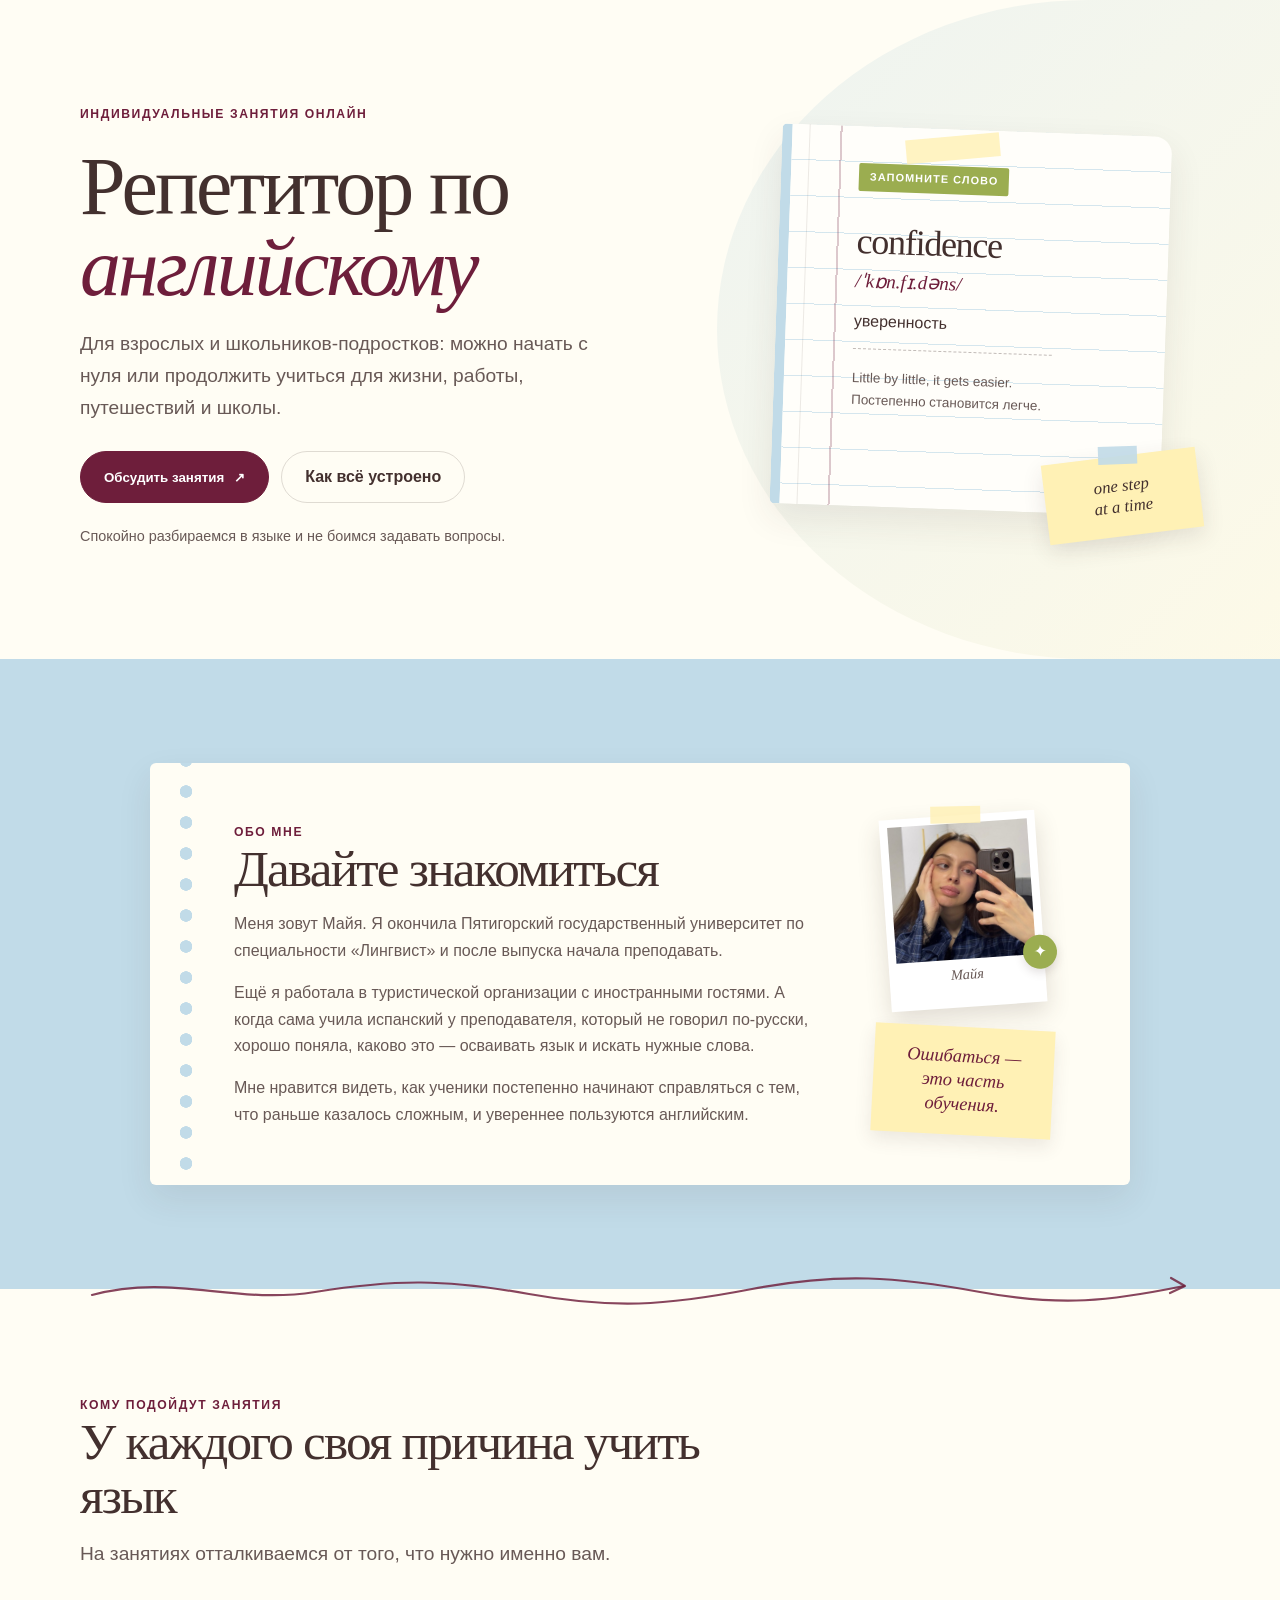
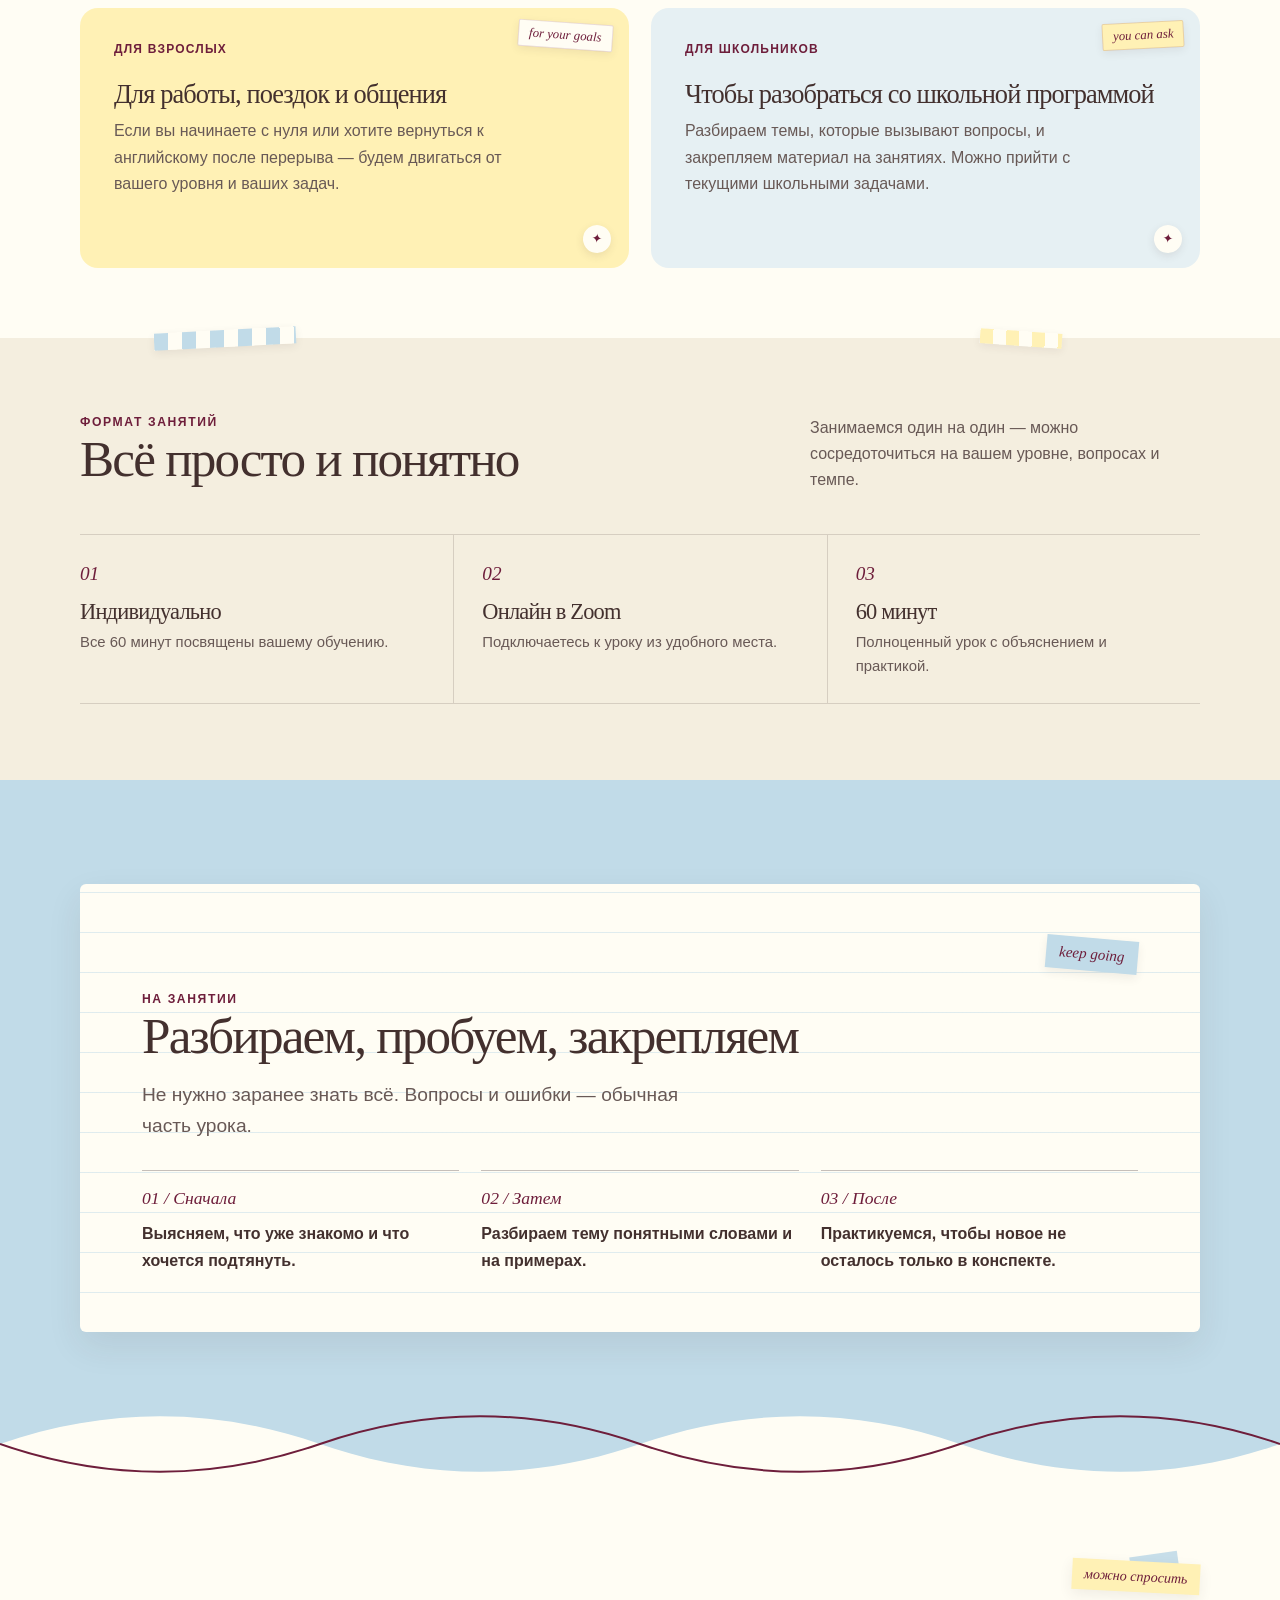
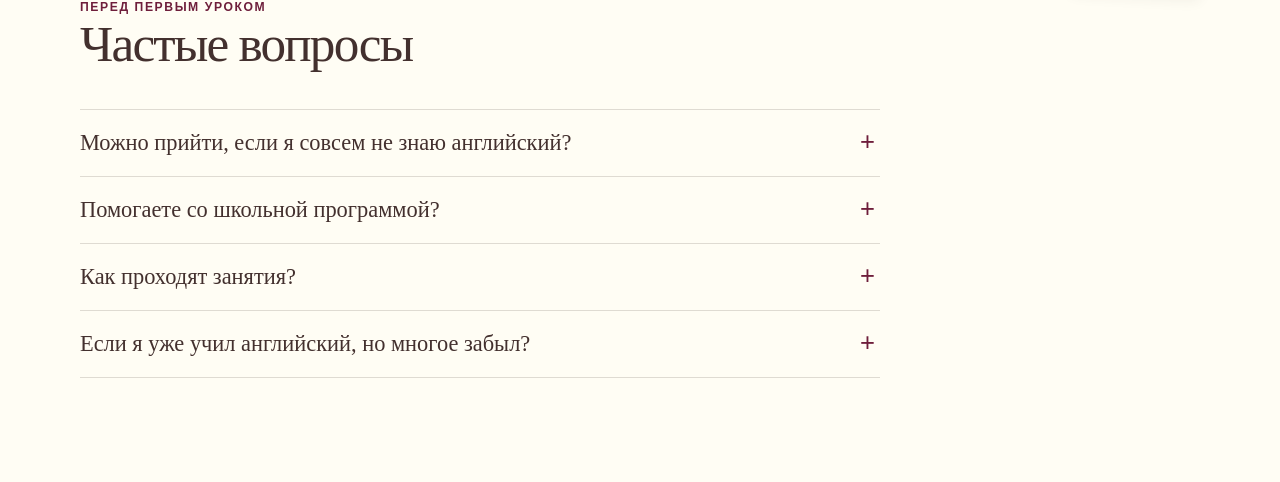
<file: cloudflare-site/index.html>
<!doctype html>
<html lang="ru">
<head>
  <meta charset="utf-8">
  <meta name="viewport" content="width=device-width, initial-scale=1">
  <meta name="theme-color" content="#fffdf4">
  <meta name="description" content="Индивидуальные занятия по английскому языку для взрослых и школьников-подростков. Онлайн в Zoom, 60 минут.">
  <title>Репетитор по английскому языку — Майя</title>
  <style>
    :root {
      color-scheme: light;
      --paper: #fffdf4;
      --paper-deep: #f4eedf;
      --blue: #c1dbe8;
      --yellow: #fff1b5;
      --olive: #9bad50;
      --plum: #6e1e3b;
      --ink: #43302e;
      --muted: #685956;
      --line: rgba(67, 48, 46, .17);
      --serif: "Iowan Old Style", "Palatino Linotype", "Book Antiqua", Georgia, serif;
      --sans: "Aptos", "Segoe UI", Arial, sans-serif;
      --radius: 18px;
      --shadow: 0 14px 35px rgba(67, 48, 46, .09);
    }

    * { box-sizing: border-box; }
    html { scroll-behavior: smooth; }
    body {
      margin: 0;
      background: var(--paper);
      color: var(--ink);
      font: 16px/1.65 var(--sans);
      -webkit-font-smoothing: antialiased;
    }
    a { color: inherit; }
    a:focus-visible, summary:focus-visible { outline: 3px solid var(--plum); outline-offset: 4px; }
    .wrap { width: min(1120px, calc(100% - 48px)); margin-inline: auto; }
    .eyebrow {
      display: flex; align-items: center; gap: 10px;
      color: var(--plum); font-size: .76rem; font-weight: 750;
      letter-spacing: .13em; text-transform: uppercase;
    }
    h1, h2, h3, p { margin-top: 0; }
    h1, h2, h3 { font-family: var(--serif); font-weight: 500; letter-spacing: -.035em; }
    h1 { max-width: 650px; margin: 22px 0 20px; font-size: clamp(3rem, 6.4vw, 5.8rem); line-height: .99; }
    h1 em { color: var(--plum); font-weight: 400; }
    h2 { margin-bottom: 16px; font-size: clamp(2.2rem, 4vw, 3.4rem); line-height: 1.05; }
    h3 { margin-bottom: 9px; font-size: 1.65rem; line-height: 1.15; }
    .lead { max-width: 560px; color: var(--muted); font-size: clamp(1.05rem, 1.7vw, 1.2rem); }
    .button {
      display: inline-flex; align-items: center; justify-content: center; gap: 10px;
      min-height: 52px; padding: 0 23px; border: 1px solid var(--plum); border-radius: 999px;
      background: var(--plum); color: white; text-decoration: none; font-weight: 700;
      transition: transform .18s ease, background .18s ease;
    }
    .button:hover { transform: translateY(-2px); background: #56142e; }
    .button:active { transform: translateY(0) scale(.98); }
    .button.secondary { background: transparent; color: var(--ink); border-color: var(--line); }
    .hero { position: relative; overflow: hidden; padding: 92px 0 98px; }
    .hero::after {
      position: absolute; z-index: -1; top: 0; right: -14vw; width: 58vw; height: 100%;
      border-radius: 50% 0 0 50%; background: linear-gradient(135deg, rgba(193,219,232,.28), rgba(255,241,181,.22));
      content: "";
    }
    .hero-grid { display: grid; grid-template-columns: 1.05fr .95fr; align-items: center; gap: 64px; }
    .hero-copy { padding-block: 12px; }
    .hero-copy .lead { margin-bottom: 28px; }
    .hero-actions { display: flex; flex-wrap: wrap; align-items: center; gap: 12px; }
    .hero-note { margin: 22px 0 0; color: var(--muted); font-size: .9rem; }
    .study-art { position: relative; min-height: 450px; }
    .art-sheet {
      position: absolute; top: 28px; right: 34px; width: min(390px, 90%); min-height: 380px;
      padding: 36px 35px 28px 68px; transform: rotate(2deg); border-radius: 5px 18px 18px 5px;
      background-color: #fffefa; background-image: linear-gradient(90deg, transparent 0 48px, rgba(110,30,59,.24) 48px 50px, transparent 50px),
        repeating-linear-gradient(to bottom, transparent 0 35px, rgba(193,219,232,.68) 35px 36px);
      box-shadow: var(--shadow); border-left: 10px solid var(--blue);
    }
    .art-sheet::before { content: ""; position: absolute; top: 0; bottom: 0; left: 17px; width: 1px; background: rgba(67,48,46,.1); }
    .paper-label { display: inline-block; padding: 5px 11px; border-radius: 2px; background: var(--olive); color: #fff; font-size: .68rem; font-weight: 800; letter-spacing: .1em; }
    .art-sheet h2 { margin: 32px 0 8px; font: 500 2.25rem/1.05 var(--serif); }
    .phonetic { color: var(--plum); font: italic 1.2rem var(--serif); }
    .translation { margin-top: 20px; font: 1rem var(--sans); }
    .art-rule { width: 72%; margin: 18px 0; border: 0; border-top: 1px dashed rgba(67,48,46,.32); }
    .art-caption { color: var(--muted); font-size: .84rem; }
    .tape { position: absolute; top: 7px; left: 30%; width: 94px; height: 24px; transform: rotate(-7deg); background: rgba(255,241,181,.8); }
    .sticker {
      position: absolute; right: 0; bottom: 16px; width: 155px; padding: 20px 16px 18px;
      transform: rotate(-7deg); background: var(--yellow); box-shadow: 0 8px 22px rgba(67,48,46,.12);
      font: italic 1.05rem/1.25 var(--serif); text-align: center;
    }
    .sticker::before { content: ""; position: absolute; top: -10px; left: 58px; width: 39px; height: 18px; transform: rotate(5deg); background: rgba(193,219,232,.9); }
    .section { padding: 104px 0; }
    .section-intro { max-width: 660px; margin-bottom: 38px; }
    .about { position: relative; background: var(--blue); }
    .about-sheet {
      position: relative; max-width: 980px; margin: auto; padding: 52px 62px 50px 84px;
      border-radius: 6px; background: var(--paper); box-shadow: var(--shadow);
    }
    .about-sheet::before {
      position: absolute; inset: 0 auto 0 23px; width: 26px; content: "";
      background: radial-gradient(circle, var(--blue) 0 6px, transparent 6.5px) center 13px / 26px 31px repeat-y;
    }
    .about-layout { display: grid; grid-template-columns: 1fr 210px; gap: 38px; align-items: center; }
    .about-copy p { max-width: 590px; color: var(--muted); }
    .about-copy p:last-child { margin-bottom: 0; }
    .about-aside { display: grid; justify-items: center; gap: 20px; }
    .portrait-photo { position: relative; width: 156px; margin: 0; padding: 8px 8px 24px; transform: rotate(-4deg); background: #fff; box-shadow: 0 10px 25px rgba(67,48,46,.16); }
    .portrait-photo img { display: block; width: 140px; height: 136px; object-fit: cover; object-position: center 34%; }
    .portrait-photo figcaption { padding-top: 7px; color: var(--muted); font: italic .9rem var(--serif); text-align: center; }
    .portrait-photo::before { position: absolute; top: -9px; left: 52px; width: 50px; height: 17px; transform: rotate(3deg); background: rgba(255,241,181,.8); content: ""; }
    .portrait-photo::after { position: absolute; right: -13px; bottom: 33px; display: grid; width: 34px; height: 34px; place-items: center; border-radius: 50%; background: var(--olive); color: white; box-shadow: 0 4px 10px rgba(67,48,46,.15); content: "✦"; font-size: 1rem; }
    .margin-note { width: 180px; padding: 18px 14px; transform: rotate(3deg); background: var(--yellow); color: var(--plum); box-shadow: 0 8px 18px rgba(67,48,46,.1); font: italic 1.15rem/1.3 var(--serif); text-align: center; }
    .audience { padding-bottom: 70px; }
    .audience-grid { display: grid; grid-template-columns: 1fr 1fr; gap: 22px; }
    .audience-card { position: relative; min-height: 260px; padding: 32px 34px; border-radius: var(--radius); }
    .audience-card::after { position: absolute; right: 18px; bottom: 15px; display: grid; width: 28px; height: 28px; place-items: center; transform: rotate(8deg); border-radius: 50%; background: var(--paper); color: var(--plum); box-shadow: 0 3px 8px rgba(67,48,46,.1); content: "✦"; font-size: .8rem; }
    .audience-card.adults { background: var(--yellow); }
    .audience-card.teens { background: #e6f0f3; }
    .audience-card p { max-width: 420px; margin-bottom: 0; color: var(--muted); }
    .card-kicker { margin-bottom: 19px; color: var(--plum); font-size: .75rem; font-weight: 800; letter-spacing: .1em; text-transform: uppercase; }
    .card-sticker { position: absolute; top: 14px; right: 16px; padding: 5px 10px; transform: rotate(4deg); border: 1px solid rgba(110,30,59,.15); border-radius: 2px; background: var(--paper); color: var(--plum); box-shadow: 0 3px 8px rgba(67,48,46,.08); font: italic .8rem var(--serif); }
    .teens .card-sticker { transform: rotate(-3deg); background: var(--yellow); }
    .format { position: relative; padding: 74px 0 76px; background: var(--paper-deep); }
    .format::before { position: absolute; top: -8px; left: 12%; width: 142px; height: 17px; transform: rotate(-3deg); background: repeating-linear-gradient(90deg, var(--blue) 0 14px, var(--paper) 14px 28px); box-shadow: 0 3px 8px rgba(67,48,46,.08); content: ""; }
    .format::after { position: absolute; top: -7px; right: 17%; width: 82px; height: 15px; transform: rotate(4deg); background: repeating-linear-gradient(90deg, var(--yellow) 0 13px, var(--paper) 13px 26px); box-shadow: 0 3px 8px rgba(67,48,46,.07); content: ""; }
    .format-heading { display: flex; align-items: end; justify-content: space-between; gap: 30px; margin-bottom: 32px; }
    .format-heading p { max-width: 390px; margin: 0 0 8px; color: var(--muted); }
    .format-grid { display: grid; grid-template-columns: repeat(3, 1fr); border-top: 1px solid var(--line); border-bottom: 1px solid var(--line); }
    .format-item { min-height: 160px; padding: 27px 28px 24px 0; }
    .format-item + .format-item { padding-left: 28px; border-left: 1px solid var(--line); }
    .format-item .number { color: var(--plum); font: italic 1.2rem var(--serif); }
    .format-item h3 { margin: 11px 0 5px; font-size: 1.4rem; }
    .format-item p { margin: 0; color: var(--muted); font-size: .93rem; }
    .learning { padding: 104px 0 78px; background: var(--blue); }
    .learning-panel { position: relative; overflow: hidden; padding: 54px 62px 58px; border-radius: 6px; background: var(--paper); box-shadow: var(--shadow); }
    .learning-sticker { position: relative; z-index: 1; display: table; margin: 0 0 18px auto; padding: 8px 13px; transform: rotate(5deg); background: var(--blue); color: var(--plum); box-shadow: 0 4px 10px rgba(67,48,46,.08); font: italic .94rem var(--serif); }
    .learning-panel::before { content: ""; position: absolute; inset: 0; z-index: 0; background-image: repeating-linear-gradient(0deg, transparent 0 39px, rgba(193,219,232,.5) 39px 40px); pointer-events: none; }
    .learning-panel > * { position: relative; }
    .learning-panel .section-intro { margin-bottom: 28px; }
    .steps { display: grid; grid-template-columns: repeat(3,1fr); gap: 22px; }
    .step { padding-top: 17px; border-top: 1px solid rgba(67,48,46,.3); }
    .step b { display: block; margin-bottom: 12px; color: var(--plum); font: italic 1.1rem var(--serif); }
    .step p { margin: 0; font-weight: 650; }
    .section-wave { height: 108px; margin-top: -1px; background: var(--paper); }
    .section-wave svg { display: block; width: 100%; height: 100%; }
    .section-wave path { fill: var(--blue); stroke: none; }
    .section-wave .wave-line { fill: none; stroke: var(--plum); stroke-width: 2; vector-effect: non-scaling-stroke; }
    .scribble-divider { position: relative; z-index: 3; width: min(1120px, calc(100% - 48px)); height: 42px; margin: -20px auto; pointer-events: none; }
    .scribble-divider svg { display: block; width: 100%; height: 100%; overflow: visible; }
    .scribble-divider path { fill: none; stroke: var(--plum); stroke-width: 2.2; stroke-linecap: round; stroke-linejoin: round; opacity: .82; }
    .faq { position: relative; padding-top: 80px; background: var(--paper); }
    .faq::before { position: absolute; top: 44px; right: max(24px, calc((100vw - 1120px) / 2)); z-index: 2; padding: 7px 12px; transform: rotate(3deg); background: var(--yellow); color: var(--plum); box-shadow: 0 5px 14px rgba(67,48,46,.08); content: "можно спросить"; font: italic .88rem var(--serif); }
    .faq::after { position: absolute; top: 37px; right: max(42px, calc((100vw - 1120px) / 2 + 22px)); z-index: 1; width: 48px; height: 14px; transform: rotate(-8deg); background: rgba(193,219,232,.9); content: ""; }
    .faq .section-intro { position: relative; }
    .faq-list { max-width: 800px; border-top: 1px solid var(--line); }
    .faq details { border-bottom: 1px solid var(--line); }
    .faq summary { position: relative; padding: 20px 42px 20px 0; cursor: pointer; list-style: none; font: 1.4rem var(--serif); }
    .faq summary::-webkit-details-marker { display: none; }
    .faq summary::after { position: absolute; top: 17px; right: 5px; content: "+"; color: var(--plum); font: 1.6rem var(--sans); }
    .faq details[open] summary::after { content: "−"; }
    .faq details p { max-width: 680px; padding: 0 24px 18px 0; color: var(--muted); }
    .contact-dialog { width: min(440px, calc(100% - 32px)); padding: 38px; border: 0; border-radius: var(--radius); background: var(--paper); color: var(--ink); box-shadow: 0 24px 80px rgba(35,20,20,.3); text-align: center; }
    .contact-dialog::backdrop { background: rgba(41, 28, 29, .56); backdrop-filter: blur(3px); }
    .contact-dialog h2 { margin: 8px 0 12px; font-size: 2.3rem; }
    .contact-dialog p { color: var(--muted); }
    .dialog-close { position: absolute; top: 12px; right: 15px; width: 38px; height: 38px; border: 0; border-radius: 50%; background: var(--blue); color: var(--ink); font-size: 1.5rem; cursor: pointer; }
    .phone-link { display: inline-block; margin: 7px 0 20px; color: var(--plum); font: 1.6rem var(--serif); text-decoration-thickness: 1px; text-underline-offset: 4px; }
    .dialog-actions { display: flex; flex-wrap: wrap; justify-content: center; gap: 10px; }
    .copy-phone { min-height: 48px; padding: 0 18px; border: 1px solid var(--line); border-radius: 999px; background: transparent; color: var(--ink); font: 700 .95rem var(--sans); cursor: pointer; }
    @media (max-width: 760px) {
      .wrap { width: min(100% - 36px, 560px); }
      .hero { padding: 62px 0 56px; }
      .hero-grid { grid-template-columns: 1fr; gap: 12px; }
      .hero::after { top: 48%; right: -36%; width: 105%; height: 58%; }
      h1 { max-width: 520px; font-size: clamp(3rem, 13vw, 5rem); }
      .study-art { min-height: 385px; margin-top: 6px; }
      .art-sheet { top: 16px; right: 7%; width: min(365px, 88%); min-height: 330px; padding-top: 29px; }
      .art-sheet h2 { margin-top: 25px; }
      .sticker { right: 0; bottom: 0; }
      .section { padding: 72px 0; }
      .about-sheet { padding: 44px 25px 38px 55px; }
      .about-sheet::before { left: 14px; }
      .about-layout { grid-template-columns: 1fr; gap: 25px; }
      .about-aside { grid-template-columns: 150px 1fr; align-items: center; gap: 18px; }
      .portrait-photo { width: 138px; padding: 7px 7px 20px; }
      .portrait-photo img { width: 124px; height: 125px; }
      .portrait-photo::before { left: 44px; }
      .margin-note { justify-self: start; width: min(100%, 190px); }
      .audience-grid { grid-template-columns: 1fr; gap: 14px; }
      .audience-card { min-height: 0; padding: 26px; }
      .card-sticker { top: 10px; right: 11px; font-size: .72rem; }
      .format { padding: 58px 0; }
      .format-heading { display: block; }
      .format-heading p { margin-top: 14px; }
      .format-grid { grid-template-columns: 1fr; }
      .format-item, .format-item + .format-item { min-height: 0; padding: 19px 0; border-left: 0; }
      .format-item + .format-item { border-top: 1px solid var(--line); }
      .learning { padding: 72px 0 58px; }
      .learning-panel { padding: 36px 25px; }
      .learning-sticker { margin: 0 0 15px auto; padding: 6px 9px; font-size: .78rem; }
      .scribble-divider { width: calc(100% - 38px); height: 30px; margin: -14px auto; }
      .section-wave { height: 64px; }
      .steps { grid-template-columns: 1fr; gap: 16px; }
      .step { padding-top: 12px; }
      .step b { margin-bottom: 5px; }
      .faq { padding-top: 68px; }
      .faq::before { top: 27px; right: 22px; }
      .faq::after { top: 20px; right: 39px; }
      .faq summary { font-size: 1.2rem; }
      .contact-dialog { padding: 34px 22px; }
      .phone-link { font-size: 1.35rem; }
    }
    @media (prefers-reduced-motion: reduce) {
      html { scroll-behavior: auto; }
      *, *::before, *::after { transition-duration: .01ms !important; animation-duration: .01ms !important; }
    }
  </style>
</head>
<body>
  <main>
    <section class="hero" aria-labelledby="main-title">
      <div class="wrap hero-grid">
        <div class="hero-copy">
          <div class="eyebrow">Индивидуальные занятия онлайн</div>
          <h1 id="main-title">Репетитор по <em>английскому</em></h1>
          <p class="lead">Для взрослых и школьников-подростков: можно начать с нуля или продолжить учиться для жизни, работы, путешествий и школы.</p>
          <div class="hero-actions">
          <button class="button" type="button" data-contact-open>Обсудить занятия <span aria-hidden="true">↗</span></button>
            <a class="button secondary" href="#format">Как всё устроено</a>
          </div>
          <p class="hero-note">Спокойно разбираемся в языке и не боимся задавать вопросы.</p>
        </div>
        <div class="study-art" aria-label="Учебная заметка со словом confidence — уверенность">
          <div class="art-sheet">
            <span class="tape" aria-hidden="true"></span>
            <span class="paper-label">ЗАПОМНИТЕ СЛОВО</span>
            <h2>confidence</h2>
            <div class="phonetic">/ˈkɒn.fɪ.dəns/</div>
            <p class="translation">уверенность</p>
            <hr class="art-rule">
            <p class="art-caption">Little by little, it gets easier.<br>Постепенно становится легче.</p>
          </div>
          <div class="sticker">one step<br>at a time</div>
        </div>
      </div>
    </section>

    <section class="about section" id="about" aria-labelledby="about-title">
      <div class="wrap">
        <div class="about-sheet">
          <div class="about-layout">
            <div class="about-copy">
              <div class="eyebrow">Обо мне</div>
              <h2 id="about-title">Давайте знакомиться</h2>
              <p>Меня зовут Майя. Я окончила Пятигорский государственный университет по специальности «Лингвист» и после выпуска начала преподавать.</p>
              <p>Ещё я работала в туристической организации с иностранными гостями. А когда сама учила испанский у преподавателя, который не говорил по-русски, хорошо поняла, каково это — осваивать язык и искать нужные слова.</p>
              <p>Мне нравится видеть, как ученики постепенно начинают справляться с тем, что раньше казалось сложным, и увереннее пользуются английским.</p>
            </div>
            <aside class="about-aside">
              <figure class="portrait-photo"><img src="assets/maya-portrait.png" alt="Майя, преподаватель английского языка"><figcaption>Майя</figcaption></figure>
              <div class="margin-note">Ошибаться —<br>это часть<br>обучения.</div>
            </aside>
          </div>
        </div>
      </div>
    </section>

    <div class="scribble-divider" aria-hidden="true">
      <svg viewBox="0 0 1120 42" preserveAspectRatio="none">
        <path d="M12 26 C92 4 154 36 235 23 S365 10 449 25 S584 37 672 20 S818 8 900 23 S1030 32 1104 17" />
        <path d="M1091 9 L1105 17 L1090 24" />
      </svg>
    </div>

    <section class="audience section" aria-labelledby="audience-title">
      <div class="wrap">
        <div class="section-intro">
          <div class="eyebrow">Кому подойдут занятия</div>
          <h2 id="audience-title">У каждого своя причина учить язык</h2>
          <p class="lead">На занятиях отталкиваемся от того, что нужно именно вам.</p>
        </div>
        <div class="audience-grid">
          <article class="audience-card adults">
            <span class="card-sticker" aria-hidden="true">for your goals</span>
            <div class="card-kicker">Для взрослых</div>
            <h3>Для работы, поездок и общения</h3>
            <p>Если вы начинаете с нуля или хотите вернуться к английскому после перерыва — будем двигаться от вашего уровня и ваших задач.</p>
          </article>
          <article class="audience-card teens">
            <span class="card-sticker" aria-hidden="true">you can ask</span>
            <div class="card-kicker">Для школьников</div>
            <h3>Чтобы разобраться со школьной программой</h3>
            <p>Разбираем темы, которые вызывают вопросы, и закрепляем материал на занятиях. Можно прийти с текущими школьными задачами.</p>
          </article>
        </div>
      </div>
    </section>

    <section class="format" id="format" aria-labelledby="format-title">
      <div class="wrap">
        <div class="format-heading">
          <div>
            <div class="eyebrow">Формат занятий</div>
            <h2 id="format-title">Всё просто и понятно</h2>
          </div>
          <p>Занимаемся один на один — можно сосредоточиться на вашем уровне, вопросах и темпе.</p>
        </div>
        <div class="format-grid">
          <div class="format-item"><span class="number">01</span><h3>Индивидуально</h3><p>Все 60 минут посвящены вашему обучению.</p></div>
          <div class="format-item"><span class="number">02</span><h3>Онлайн в Zoom</h3><p>Подключаетесь к уроку из удобного места.</p></div>
          <div class="format-item"><span class="number">03</span><h3>60 минут</h3><p>Полноценный урок с объяснением и практикой.</p></div>
        </div>
      </div>
    </section>

    <section class="learning section" aria-labelledby="learning-title">
      <div class="wrap">
        <div class="learning-panel">
          <span class="learning-sticker" aria-hidden="true">keep going</span>
          <div class="section-intro">
            <div class="eyebrow">На занятии</div>
            <h2 id="learning-title">Разбираем, пробуем, закрепляем</h2>
            <p class="lead">Не нужно заранее знать всё. Вопросы и ошибки — обычная часть урока.</p>
          </div>
          <div class="steps">
            <div class="step"><b>01 / Сначала</b><p>Выясняем, что уже знакомо и что хочется подтянуть.</p></div>
            <div class="step"><b>02 / Затем</b><p>Разбираем тему понятными словами и на примерах.</p></div>
            <div class="step"><b>03 / После</b><p>Практикуемся, чтобы новое не осталось только в конспекте.</p></div>
          </div>
        </div>
      </div>
    </section>

    <div class="section-wave" aria-hidden="true">
      <svg viewBox="0 0 1440 108" preserveAspectRatio="none">
        <path d="M0 0H1440V35C1320 72 1200 72 1080 35S840 -2 720 35 480 72 360 35 120 -2 0 35Z" />
        <path class="wave-line" d="M0 35C120 72 240 72 360 35S600 -2 720 35 960 72 1080 35 1320 -2 1440 35" />
      </svg>
    </div>

    <section class="faq section" aria-labelledby="faq-title">
      <div class="wrap">
        <div class="section-intro">
          <div class="eyebrow">Перед первым уроком</div>
          <h2 id="faq-title">Частые вопросы</h2>
        </div>
        <div class="faq-list">
          <details><summary>Можно прийти, если я совсем не знаю английский?</summary><p>Да. Майя занимается с начинающими и продолжающими. На первом занятии можно обсудить, с чего начать и к чему вы хотите прийти.</p></details>
          <details><summary>Помогаете со школьной программой?</summary><p>Да, с подростками можно разбирать школьные темы и вопросы по английскому.</p></details>
          <details><summary>Как проходят занятия?</summary><p>Индивидуально, онлайн в Zoom. Один урок длится 60 минут.</p></details>
          <details><summary>Если я уже учил английский, но многое забыл?</summary><p>Это нормально. Посмотрим, что вы помните, и продолжим с подходящего места.</p></details>
        </div>
      </div>
    </section>

  </main>
  <dialog class="contact-dialog" aria-labelledby="contact-title">
    <form method="dialog">
      <button class="dialog-close" aria-label="Закрыть окно">×</button>
      <div class="eyebrow">Связаться по поводу занятий</div>
      <h2 id="contact-title">Позвоните или напишите</h2>
      <p>Майя ответит на вопросы и расскажет о занятиях.</p>
      <a class="phone-link" href="tel:+79028222122">8 902 822-21-22</a>
      <div class="dialog-actions">
        <button class="button" type="button" data-copy-phone>Скопировать номер</button>
        <button class="copy-phone" type="submit">Закрыть</button>
      </div>
      <p class="copy-status" aria-live="polite"></p>
    </form>
  </dialog>
  <script>
    const contactDialog = document.querySelector('.contact-dialog');
    document.querySelector('[data-contact-open]').addEventListener('click', () => contactDialog.showModal());
    document.querySelector('[data-copy-phone]').addEventListener('click', async () => {
      const status = document.querySelector('.copy-status');
      try { await navigator.clipboard.writeText('8 902 822-21-22'); status.textContent = 'Номер скопирован'; }
      catch { status.textContent = 'Выделите и скопируйте номер вручную'; }
    });
    contactDialog.addEventListener('click', event => { if (event.target === contactDialog) contactDialog.close(); });
  </script>
</body>
</html>
</file>
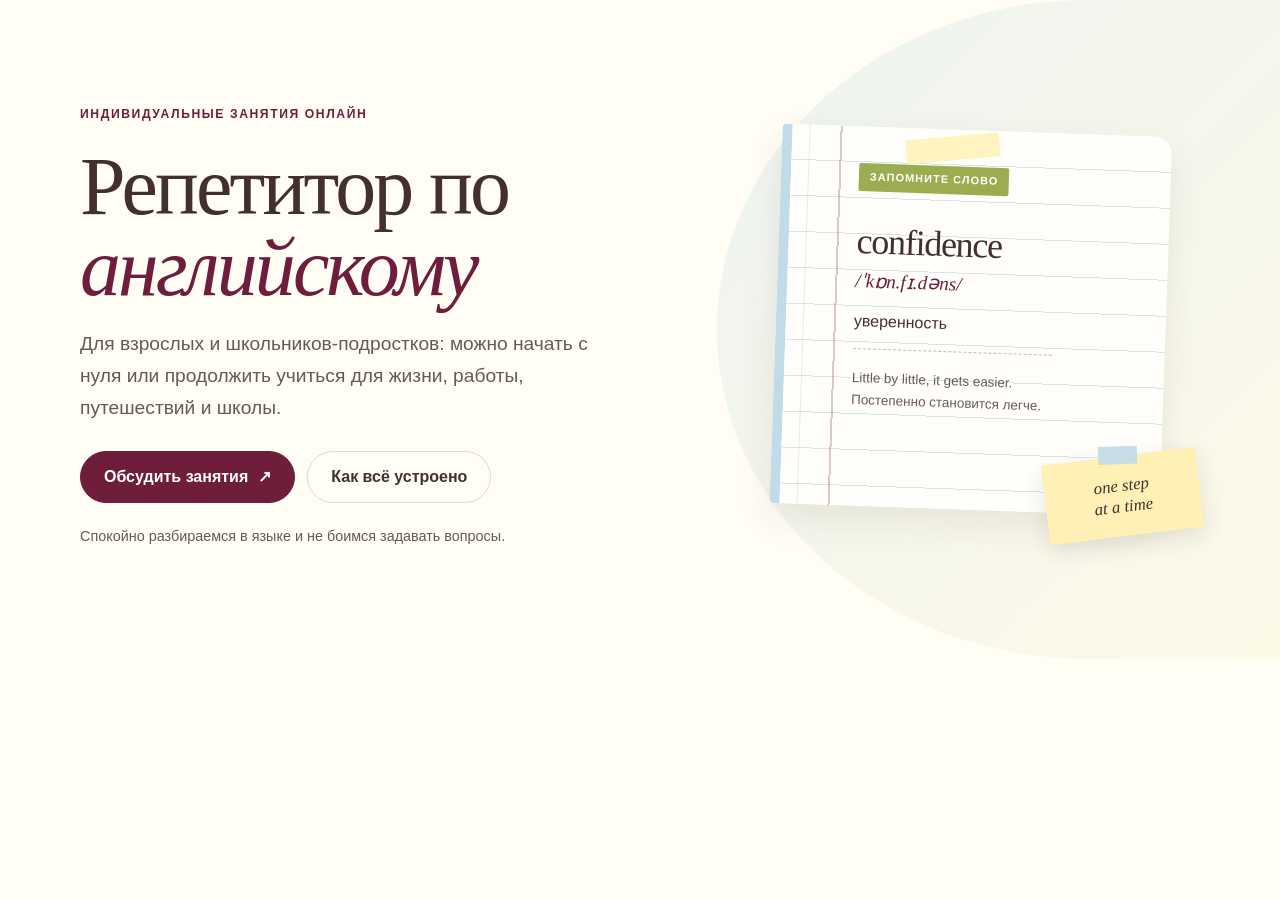
<file: tilda-zero-blocks/01-hero.html>
<!doctype html>
<html lang="ru">
<head>
<meta charset="utf-8">
<meta name="viewport" content="width=device-width, initial-scale=1">
<style>

    :root {
      color-scheme: light;
      --paper: #fffdf4;
      --paper-deep: #f4eedf;
      --blue: #c1dbe8;
      --yellow: #fff1b5;
      --olive: #9bad50;
      --plum: #6e1e3b;
      --ink: #43302e;
      --muted: #685956;
      --line: rgba(67, 48, 46, .17);
      --serif: "Iowan Old Style", "Palatino Linotype", "Book Antiqua", Georgia, serif;
      --sans: "Aptos", "Segoe UI", Arial, sans-serif;
      --radius: 18px;
      --shadow: 0 14px 35px rgba(67, 48, 46, .09);
    }

    * { box-sizing: border-box; }
    html { scroll-behavior: smooth; }
    body {
      margin: 0;
      background: var(--paper);
      color: var(--ink);
      font: 16px/1.65 var(--sans);
      -webkit-font-smoothing: antialiased;
    }
    a { color: inherit; }
    a:focus-visible, summary:focus-visible { outline: 3px solid var(--plum); outline-offset: 4px; }
    .wrap { width: min(1120px, calc(100% - 48px)); margin-inline: auto; }
    .eyebrow {
      display: flex; align-items: center; gap: 10px;
      color: var(--plum); font-size: .76rem; font-weight: 750;
      letter-spacing: .13em; text-transform: uppercase;
    }
    h1, h2, h3, p { margin-top: 0; }
    h1, h2, h3 { font-family: var(--serif); font-weight: 500; letter-spacing: -.035em; }
    h1 { max-width: 650px; margin: 22px 0 20px; font-size: clamp(3rem, 6.4vw, 5.8rem); line-height: .99; }
    h1 em { color: var(--plum); font-weight: 400; }
    h2 { margin-bottom: 16px; font-size: clamp(2.2rem, 4vw, 3.4rem); line-height: 1.05; }
    h3 { margin-bottom: 9px; font-size: 1.65rem; line-height: 1.15; }
    .lead { max-width: 560px; color: var(--muted); font-size: clamp(1.05rem, 1.7vw, 1.2rem); }
    .button {
      display: inline-flex; align-items: center; justify-content: center; gap: 10px;
      min-height: 52px; padding: 0 23px; border: 1px solid var(--plum); border-radius: 999px;
      background: var(--plum); color: white; text-decoration: none; font-weight: 700;
      transition: transform .18s ease, background .18s ease;
    }
    .button:hover { transform: translateY(-2px); background: #56142e; }
    .button:active { transform: translateY(0) scale(.98); }
    .button.secondary { background: transparent; color: var(--ink); border-color: var(--line); }
    .hero { position: relative; overflow: hidden; padding: 92px 0 98px; }
    .hero::after {
      position: absolute; z-index: -1; top: 0; right: -14vw; width: 58vw; height: 100%;
      border-radius: 50% 0 0 50%; background: linear-gradient(135deg, rgba(193,219,232,.28), rgba(255,241,181,.22));
      content: "";
    }
    .hero-grid { display: grid; grid-template-columns: 1.05fr .95fr; align-items: center; gap: 64px; }
    .hero-copy { padding-block: 12px; }
    .hero-copy .lead { margin-bottom: 28px; }
    .hero-actions { display: flex; flex-wrap: wrap; align-items: center; gap: 12px; }
    .hero-note { margin: 22px 0 0; color: var(--muted); font-size: .9rem; }
    .study-art { position: relative; min-height: 450px; }
    .art-sheet {
      position: absolute; top: 28px; right: 34px; width: min(390px, 90%); min-height: 380px;
      padding: 36px 35px 28px 68px; transform: rotate(2deg); border-radius: 5px 18px 18px 5px;
      background-color: #fffefa; background-image: linear-gradient(90deg, transparent 0 48px, rgba(110,30,59,.24) 48px 50px, transparent 50px),
        repeating-linear-gradient(to bottom, transparent 0 35px, rgba(193,219,232,.68) 35px 36px);
      box-shadow: var(--shadow); border-left: 10px solid var(--blue);
    }
    .art-sheet::before { content: ""; position: absolute; top: 0; bottom: 0; left: 17px; width: 1px; background: rgba(67,48,46,.1); }
    .paper-label { display: inline-block; padding: 5px 11px; border-radius: 2px; background: var(--olive); color: #fff; font-size: .68rem; font-weight: 800; letter-spacing: .1em; }
    .art-sheet h2 { margin: 32px 0 8px; font: 500 2.25rem/1.05 var(--serif); }
    .phonetic { color: var(--plum); font: italic 1.2rem var(--serif); }
    .translation { margin-top: 20px; font: 1rem var(--sans); }
    .art-rule { width: 72%; margin: 18px 0; border: 0; border-top: 1px dashed rgba(67,48,46,.32); }
    .art-caption { color: var(--muted); font-size: .84rem; }
    .tape { position: absolute; top: 7px; left: 30%; width: 94px; height: 24px; transform: rotate(-7deg); background: rgba(255,241,181,.8); }
    .sticker {
      position: absolute; right: 0; bottom: 16px; width: 155px; padding: 20px 16px 18px;
      transform: rotate(-7deg); background: var(--yellow); box-shadow: 0 8px 22px rgba(67,48,46,.12);
      font: italic 1.05rem/1.25 var(--serif); text-align: center;
    }
    .sticker::before { content: ""; position: absolute; top: -10px; left: 58px; width: 39px; height: 18px; transform: rotate(5deg); background: rgba(193,219,232,.9); }
    .section { padding: 104px 0; }
    .section-intro { max-width: 660px; margin-bottom: 38px; }
    .about { position: relative; background: var(--blue); }
    .about-sheet {
      position: relative; max-width: 980px; margin: auto; padding: 52px 62px 50px 84px;
      border-radius: 6px; background: var(--paper); box-shadow: var(--shadow);
    }
    .about-sheet::before {
      position: absolute; inset: 0 auto 0 23px; width: 26px; content: "";
      background: radial-gradient(circle, var(--blue) 0 6px, transparent 6.5px) center 13px / 26px 31px repeat-y;
    }
    .about-layout { display: grid; grid-template-columns: 1fr 210px; gap: 38px; align-items: center; }
    .about-copy p { max-width: 590px; color: var(--muted); }
    .about-copy p:last-child { margin-bottom: 0; }
    .about-aside { display: grid; justify-items: center; gap: 20px; }
    .portrait-photo { position: relative; width: 156px; margin: 0; padding: 8px 8px 24px; transform: rotate(-4deg); background: #fff; box-shadow: 0 10px 25px rgba(67,48,46,.16); }
    .portrait-photo img { display: block; width: 140px; height: 136px; object-fit: cover; object-position: center 34%; }
    .portrait-photo figcaption { padding-top: 7px; color: var(--muted); font: italic .9rem var(--serif); text-align: center; }
    .portrait-photo::before { position: absolute; top: -9px; left: 52px; width: 50px; height: 17px; transform: rotate(3deg); background: rgba(255,241,181,.8); content: ""; }
    .portrait-photo::after { position: absolute; right: -13px; bottom: 33px; display: grid; width: 34px; height: 34px; place-items: center; border-radius: 50%; background: var(--olive); color: white; box-shadow: 0 4px 10px rgba(67,48,46,.15); content: "✦"; font-size: 1rem; }
    .margin-note { width: 180px; padding: 18px 14px; transform: rotate(3deg); background: var(--yellow); color: var(--plum); box-shadow: 0 8px 18px rgba(67,48,46,.1); font: italic 1.15rem/1.3 var(--serif); text-align: center; }
    .audience { padding-bottom: 70px; }
    .audience-grid { display: grid; grid-template-columns: 1fr 1fr; gap: 22px; }
    .audience-card { position: relative; min-height: 260px; padding: 32px 34px; border-radius: var(--radius); }
    .audience-card::after { position: absolute; right: 18px; bottom: 15px; display: grid; width: 28px; height: 28px; place-items: center; transform: rotate(8deg); border-radius: 50%; background: var(--paper); color: var(--plum); box-shadow: 0 3px 8px rgba(67,48,46,.1); content: "✦"; font-size: .8rem; }
    .audience-card.adults { background: var(--yellow); }
    .audience-card.teens { background: #e6f0f3; }
    .audience-card p { max-width: 420px; margin-bottom: 0; color: var(--muted); }
    .card-kicker { margin-bottom: 19px; color: var(--plum); font-size: .75rem; font-weight: 800; letter-spacing: .1em; text-transform: uppercase; }
    .card-sticker { position: absolute; top: 14px; right: 16px; padding: 5px 10px; transform: rotate(4deg); border: 1px solid rgba(110,30,59,.15); border-radius: 2px; background: var(--paper); color: var(--plum); box-shadow: 0 3px 8px rgba(67,48,46,.08); font: italic .8rem var(--serif); }
    .teens .card-sticker { transform: rotate(-3deg); background: var(--yellow); }
    .format { position: relative; padding: 74px 0 76px; background: var(--paper-deep); }
    .format::before { position: absolute; top: -8px; left: 12%; width: 142px; height: 17px; transform: rotate(-3deg); background: repeating-linear-gradient(90deg, var(--blue) 0 14px, var(--paper) 14px 28px); box-shadow: 0 3px 8px rgba(67,48,46,.08); content: ""; }
    .format::after { position: absolute; top: -7px; right: 17%; width: 82px; height: 15px; transform: rotate(4deg); background: repeating-linear-gradient(90deg, var(--yellow) 0 13px, var(--paper) 13px 26px); box-shadow: 0 3px 8px rgba(67,48,46,.07); content: ""; }
    .format-heading { display: flex; align-items: end; justify-content: space-between; gap: 30px; margin-bottom: 32px; }
    .format-heading p { max-width: 390px; margin: 0 0 8px; color: var(--muted); }
    .format-grid { display: grid; grid-template-columns: repeat(3, 1fr); border-top: 1px solid var(--line); border-bottom: 1px solid var(--line); }
    .format-item { min-height: 160px; padding: 27px 28px 24px 0; }
    .format-item + .format-item { padding-left: 28px; border-left: 1px solid var(--line); }
    .format-item .number { color: var(--plum); font: italic 1.2rem var(--serif); }
    .format-item h3 { margin: 11px 0 5px; font-size: 1.4rem; }
    .format-item p { margin: 0; color: var(--muted); font-size: .93rem; }
    .learning { padding: 104px 0 78px; background: var(--blue); }
    .learning-panel { position: relative; overflow: hidden; padding: 54px 62px 58px; border-radius: 6px; background: var(--paper); box-shadow: var(--shadow); }
    .learning-sticker { position: relative; z-index: 1; display: table; margin: 0 0 18px auto; padding: 8px 13px; transform: rotate(5deg); background: var(--blue); color: var(--plum); box-shadow: 0 4px 10px rgba(67,48,46,.08); font: italic .94rem var(--serif); }
    .learning-panel::before { content: ""; position: absolute; inset: 0; z-index: 0; background-image: repeating-linear-gradient(0deg, transparent 0 39px, rgba(193,219,232,.5) 39px 40px); pointer-events: none; }
    .learning-panel > * { position: relative; }
    .learning-panel .section-intro { margin-bottom: 28px; }
    .steps { display: grid; grid-template-columns: repeat(3,1fr); gap: 22px; }
    .step { padding-top: 17px; border-top: 1px solid rgba(67,48,46,.3); }
    .step b { display: block; margin-bottom: 12px; color: var(--plum); font: italic 1.1rem var(--serif); }
    .step p { margin: 0; font-weight: 650; }
    .section-wave { height: 108px; margin-top: -1px; background: var(--paper); }
    .section-wave svg { display: block; width: 100%; height: 100%; }
    .section-wave path { fill: var(--blue); stroke: none; }
    .section-wave .wave-line { fill: none; stroke: var(--plum); stroke-width: 2; vector-effect: non-scaling-stroke; }
    .scribble-divider { position: relative; z-index: 3; width: min(1120px, calc(100% - 48px)); height: 42px; margin: -20px auto; pointer-events: none; }
    .scribble-divider svg { display: block; width: 100%; height: 100%; overflow: visible; }
    .scribble-divider path { fill: none; stroke: var(--plum); stroke-width: 2.2; stroke-linecap: round; stroke-linejoin: round; opacity: .82; }
    .faq { position: relative; padding-top: 80px; background: var(--paper); }
    .faq::before { position: absolute; top: 44px; right: max(24px, calc((100vw - 1120px) / 2)); z-index: 2; padding: 7px 12px; transform: rotate(3deg); background: var(--yellow); color: var(--plum); box-shadow: 0 5px 14px rgba(67,48,46,.08); content: "можно спросить"; font: italic .88rem var(--serif); }
    .faq::after { position: absolute; top: 37px; right: max(42px, calc((100vw - 1120px) / 2 + 22px)); z-index: 1; width: 48px; height: 14px; transform: rotate(-8deg); background: rgba(193,219,232,.9); content: ""; }
    .faq .section-intro { position: relative; }
    .faq-list { max-width: 800px; border-top: 1px solid var(--line); }
    .faq details { border-bottom: 1px solid var(--line); }
    .faq summary { position: relative; padding: 20px 42px 20px 0; cursor: pointer; list-style: none; font: 1.4rem var(--serif); }
    .faq summary::-webkit-details-marker { display: none; }
    .faq summary::after { position: absolute; top: 17px; right: 5px; content: "+"; color: var(--plum); font: 1.6rem var(--sans); }
    .faq details[open] summary::after { content: "−"; }
    .faq details p { max-width: 680px; padding: 0 24px 18px 0; color: var(--muted); }
    .contact-dialog { width: min(440px, calc(100% - 32px)); padding: 38px; border: 0; border-radius: var(--radius); background: var(--paper); color: var(--ink); box-shadow: 0 24px 80px rgba(35,20,20,.3); text-align: center; }
    .contact-dialog::backdrop { background: rgba(41, 28, 29, .56); backdrop-filter: blur(3px); }
    .contact-dialog h2 { margin: 8px 0 12px; font-size: 2.3rem; }
    .contact-dialog p { color: var(--muted); }
    .dialog-close { position: absolute; top: 12px; right: 15px; width: 38px; height: 38px; border: 0; border-radius: 50%; background: var(--blue); color: var(--ink); font-size: 1.5rem; cursor: pointer; }
    .phone-link { display: inline-block; margin: 7px 0 20px; color: var(--plum); font: 1.6rem var(--serif); text-decoration-thickness: 1px; text-underline-offset: 4px; }
    .dialog-actions { display: flex; flex-wrap: wrap; justify-content: center; gap: 10px; }
    .copy-phone { min-height: 48px; padding: 0 18px; border: 1px solid var(--line); border-radius: 999px; background: transparent; color: var(--ink); font: 700 .95rem var(--sans); cursor: pointer; }
    @media (max-width: 760px) {
      .wrap { width: min(100% - 36px, 560px); }
      .hero { padding: 62px 0 56px; }
      .hero-grid { grid-template-columns: 1fr; gap: 12px; }
      .hero::after { top: 48%; right: -36%; width: 105%; height: 58%; }
      h1 { max-width: 520px; font-size: clamp(3rem, 13vw, 5rem); }
      .study-art { min-height: 385px; margin-top: 6px; }
      .art-sheet { top: 16px; right: 7%; width: min(365px, 88%); min-height: 330px; padding-top: 29px; }
      .art-sheet h2 { margin-top: 25px; }
      .sticker { right: 0; bottom: 0; }
      .section { padding: 72px 0; }
      .about-sheet { padding: 44px 25px 38px 55px; }
      .about-sheet::before { left: 14px; }
      .about-layout { grid-template-columns: 1fr; gap: 25px; }
      .about-aside { grid-template-columns: 150px 1fr; align-items: center; gap: 18px; }
      .portrait-photo { width: 138px; padding: 7px 7px 20px; }
      .portrait-photo img { width: 124px; height: 125px; }
      .portrait-photo::before { left: 44px; }
      .margin-note { justify-self: start; width: min(100%, 190px); }
      .audience-grid { grid-template-columns: 1fr; gap: 14px; }
      .audience-card { min-height: 0; padding: 26px; }
      .card-sticker { top: 10px; right: 11px; font-size: .72rem; }
      .format { padding: 58px 0; }
      .format-heading { display: block; }
      .format-heading p { margin-top: 14px; }
      .format-grid { grid-template-columns: 1fr; }
      .format-item, .format-item + .format-item { min-height: 0; padding: 19px 0; border-left: 0; }
      .format-item + .format-item { border-top: 1px solid var(--line); }
      .learning { padding: 72px 0 58px; }
      .learning-panel { padding: 36px 25px; }
      .learning-sticker { margin: 0 0 15px auto; padding: 6px 9px; font-size: .78rem; }
      .scribble-divider { width: calc(100% - 38px); height: 30px; margin: -14px auto; }
      .section-wave { height: 64px; }
      .steps { grid-template-columns: 1fr; gap: 16px; }
      .step { padding-top: 12px; }
      .step b { margin-bottom: 5px; }
      .faq { padding-top: 68px; }
      .faq::before { top: 27px; right: 22px; }
      .faq::after { top: 20px; right: 39px; }
      .faq summary { font-size: 1.2rem; }
      .contact-dialog { padding: 34px 22px; }
      .phone-link { font-size: 1.35rem; }
    }
    @media (prefers-reduced-motion: reduce) {
      html { scroll-behavior: auto; }
      *, *::before, *::after { transition-duration: .01ms !important; animation-duration: .01ms !important; }
    }
  
</style>
</head>
<body>
<section class="hero" aria-labelledby="main-title">
      <div class="wrap hero-grid">
        <div class="hero-copy">
          <div class="eyebrow">Индивидуальные занятия онлайн</div>
          <h1 id="main-title">Репетитор по <em>английскому</em></h1>
          <p class="lead">Для взрослых и школьников-подростков: можно начать с нуля или продолжить учиться для жизни, работы, путешествий и школы.</p>
          <div class="hero-actions">
          <a class="button" href="tel:+79028222122">Обсудить занятия <span aria-hidden="true">↗</span></a>
            <a class="button secondary" href="#format">Как всё устроено</a>
          </div>
          <p class="hero-note">Спокойно разбираемся в языке и не боимся задавать вопросы.</p>
        </div>
        <div class="study-art" aria-label="Учебная заметка со словом confidence — уверенность">
          <div class="art-sheet">
            <span class="tape" aria-hidden="true"></span>
            <span class="paper-label">ЗАПОМНИТЕ СЛОВО</span>
            <h2>confidence</h2>
            <div class="phonetic">/ˈkɒn.fɪ.dəns/</div>
            <p class="translation">уверенность</p>
            <hr class="art-rule">
            <p class="art-caption">Little by little, it gets easier.<br>Постепенно становится легче.</p>
          </div>
          <div class="sticker">one step<br>at a time</div>
        </div>
      </div>
    </section>
</body>
</html>
</file>
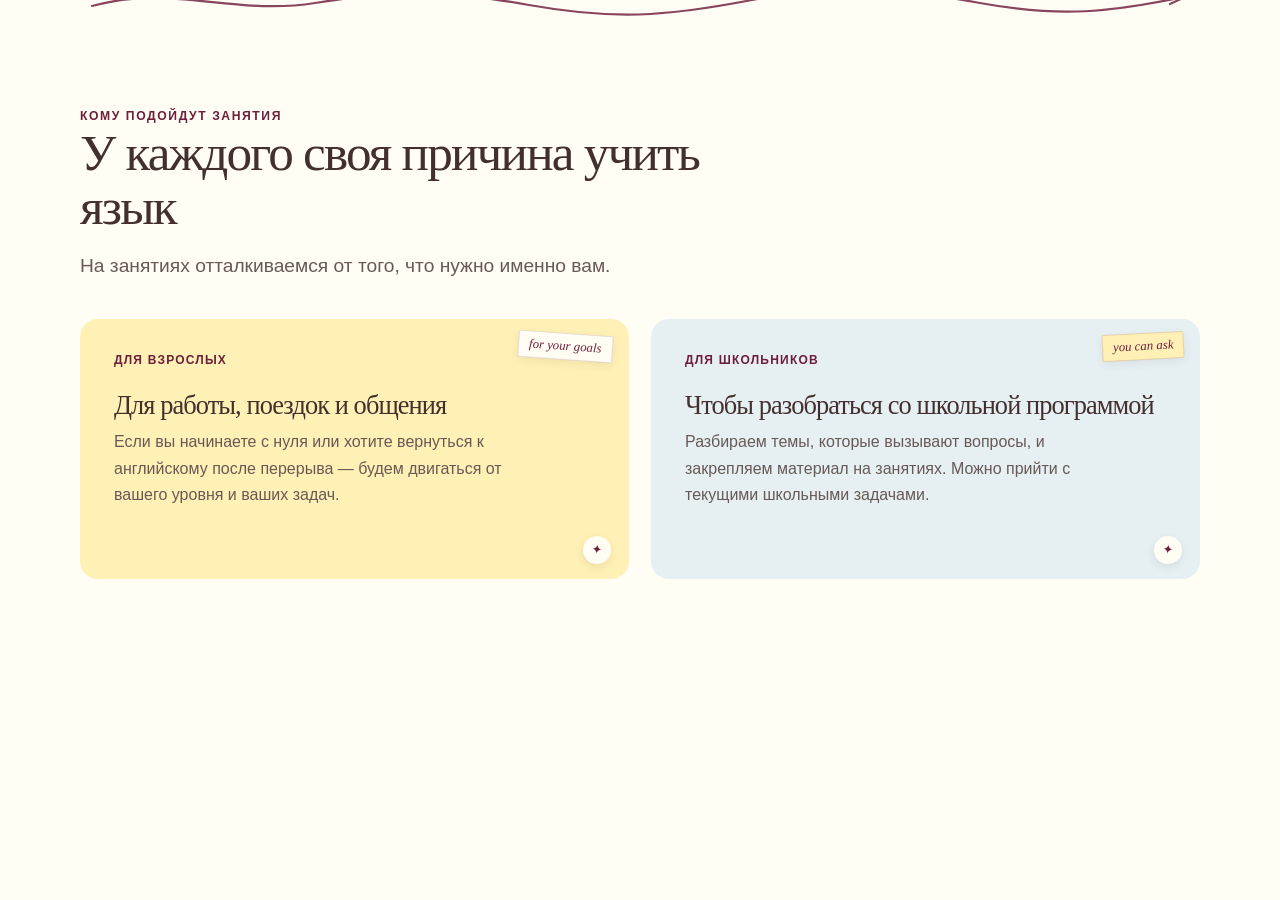
<file: tilda-zero-blocks/03-audience.html>
<!doctype html>
<html lang="ru">
<head>
<meta charset="utf-8">
<meta name="viewport" content="width=device-width, initial-scale=1">
<style>

    :root {
      color-scheme: light;
      --paper: #fffdf4;
      --paper-deep: #f4eedf;
      --blue: #c1dbe8;
      --yellow: #fff1b5;
      --olive: #9bad50;
      --plum: #6e1e3b;
      --ink: #43302e;
      --muted: #685956;
      --line: rgba(67, 48, 46, .17);
      --serif: "Iowan Old Style", "Palatino Linotype", "Book Antiqua", Georgia, serif;
      --sans: "Aptos", "Segoe UI", Arial, sans-serif;
      --radius: 18px;
      --shadow: 0 14px 35px rgba(67, 48, 46, .09);
    }

    * { box-sizing: border-box; }
    html { scroll-behavior: smooth; }
    body {
      margin: 0;
      background: var(--paper);
      color: var(--ink);
      font: 16px/1.65 var(--sans);
      -webkit-font-smoothing: antialiased;
    }
    a { color: inherit; }
    a:focus-visible, summary:focus-visible { outline: 3px solid var(--plum); outline-offset: 4px; }
    .wrap { width: min(1120px, calc(100% - 48px)); margin-inline: auto; }
    .eyebrow {
      display: flex; align-items: center; gap: 10px;
      color: var(--plum); font-size: .76rem; font-weight: 750;
      letter-spacing: .13em; text-transform: uppercase;
    }
    h1, h2, h3, p { margin-top: 0; }
    h1, h2, h3 { font-family: var(--serif); font-weight: 500; letter-spacing: -.035em; }
    h1 { max-width: 650px; margin: 22px 0 20px; font-size: clamp(3rem, 6.4vw, 5.8rem); line-height: .99; }
    h1 em { color: var(--plum); font-weight: 400; }
    h2 { margin-bottom: 16px; font-size: clamp(2.2rem, 4vw, 3.4rem); line-height: 1.05; }
    h3 { margin-bottom: 9px; font-size: 1.65rem; line-height: 1.15; }
    .lead { max-width: 560px; color: var(--muted); font-size: clamp(1.05rem, 1.7vw, 1.2rem); }
    .button {
      display: inline-flex; align-items: center; justify-content: center; gap: 10px;
      min-height: 52px; padding: 0 23px; border: 1px solid var(--plum); border-radius: 999px;
      background: var(--plum); color: white; text-decoration: none; font-weight: 700;
      transition: transform .18s ease, background .18s ease;
    }
    .button:hover { transform: translateY(-2px); background: #56142e; }
    .button:active { transform: translateY(0) scale(.98); }
    .button.secondary { background: transparent; color: var(--ink); border-color: var(--line); }
    .hero { position: relative; overflow: hidden; padding: 92px 0 98px; }
    .hero::after {
      position: absolute; z-index: -1; top: 0; right: -14vw; width: 58vw; height: 100%;
      border-radius: 50% 0 0 50%; background: linear-gradient(135deg, rgba(193,219,232,.28), rgba(255,241,181,.22));
      content: "";
    }
    .hero-grid { display: grid; grid-template-columns: 1.05fr .95fr; align-items: center; gap: 64px; }
    .hero-copy { padding-block: 12px; }
    .hero-copy .lead { margin-bottom: 28px; }
    .hero-actions { display: flex; flex-wrap: wrap; align-items: center; gap: 12px; }
    .hero-note { margin: 22px 0 0; color: var(--muted); font-size: .9rem; }
    .study-art { position: relative; min-height: 450px; }
    .art-sheet {
      position: absolute; top: 28px; right: 34px; width: min(390px, 90%); min-height: 380px;
      padding: 36px 35px 28px 68px; transform: rotate(2deg); border-radius: 5px 18px 18px 5px;
      background-color: #fffefa; background-image: linear-gradient(90deg, transparent 0 48px, rgba(110,30,59,.24) 48px 50px, transparent 50px),
        repeating-linear-gradient(to bottom, transparent 0 35px, rgba(193,219,232,.68) 35px 36px);
      box-shadow: var(--shadow); border-left: 10px solid var(--blue);
    }
    .art-sheet::before { content: ""; position: absolute; top: 0; bottom: 0; left: 17px; width: 1px; background: rgba(67,48,46,.1); }
    .paper-label { display: inline-block; padding: 5px 11px; border-radius: 2px; background: var(--olive); color: #fff; font-size: .68rem; font-weight: 800; letter-spacing: .1em; }
    .art-sheet h2 { margin: 32px 0 8px; font: 500 2.25rem/1.05 var(--serif); }
    .phonetic { color: var(--plum); font: italic 1.2rem var(--serif); }
    .translation { margin-top: 20px; font: 1rem var(--sans); }
    .art-rule { width: 72%; margin: 18px 0; border: 0; border-top: 1px dashed rgba(67,48,46,.32); }
    .art-caption { color: var(--muted); font-size: .84rem; }
    .tape { position: absolute; top: 7px; left: 30%; width: 94px; height: 24px; transform: rotate(-7deg); background: rgba(255,241,181,.8); }
    .sticker {
      position: absolute; right: 0; bottom: 16px; width: 155px; padding: 20px 16px 18px;
      transform: rotate(-7deg); background: var(--yellow); box-shadow: 0 8px 22px rgba(67,48,46,.12);
      font: italic 1.05rem/1.25 var(--serif); text-align: center;
    }
    .sticker::before { content: ""; position: absolute; top: -10px; left: 58px; width: 39px; height: 18px; transform: rotate(5deg); background: rgba(193,219,232,.9); }
    .section { padding: 104px 0; }
    .section-intro { max-width: 660px; margin-bottom: 38px; }
    .about { position: relative; background: var(--blue); }
    .about-sheet {
      position: relative; max-width: 980px; margin: auto; padding: 52px 62px 50px 84px;
      border-radius: 6px; background: var(--paper); box-shadow: var(--shadow);
    }
    .about-sheet::before {
      position: absolute; inset: 0 auto 0 23px; width: 26px; content: "";
      background: radial-gradient(circle, var(--blue) 0 6px, transparent 6.5px) center 13px / 26px 31px repeat-y;
    }
    .about-layout { display: grid; grid-template-columns: 1fr 210px; gap: 38px; align-items: center; }
    .about-copy p { max-width: 590px; color: var(--muted); }
    .about-copy p:last-child { margin-bottom: 0; }
    .about-aside { display: grid; justify-items: center; gap: 20px; }
    .portrait-photo { position: relative; width: 156px; margin: 0; padding: 8px 8px 24px; transform: rotate(-4deg); background: #fff; box-shadow: 0 10px 25px rgba(67,48,46,.16); }
    .portrait-photo img { display: block; width: 140px; height: 136px; object-fit: cover; object-position: center 34%; }
    .portrait-photo figcaption { padding-top: 7px; color: var(--muted); font: italic .9rem var(--serif); text-align: center; }
    .portrait-photo::before { position: absolute; top: -9px; left: 52px; width: 50px; height: 17px; transform: rotate(3deg); background: rgba(255,241,181,.8); content: ""; }
    .portrait-photo::after { position: absolute; right: -13px; bottom: 33px; display: grid; width: 34px; height: 34px; place-items: center; border-radius: 50%; background: var(--olive); color: white; box-shadow: 0 4px 10px rgba(67,48,46,.15); content: "✦"; font-size: 1rem; }
    .margin-note { width: 180px; padding: 18px 14px; transform: rotate(3deg); background: var(--yellow); color: var(--plum); box-shadow: 0 8px 18px rgba(67,48,46,.1); font: italic 1.15rem/1.3 var(--serif); text-align: center; }
    .audience { padding-bottom: 70px; }
    .audience-grid { display: grid; grid-template-columns: 1fr 1fr; gap: 22px; }
    .audience-card { position: relative; min-height: 260px; padding: 32px 34px; border-radius: var(--radius); }
    .audience-card::after { position: absolute; right: 18px; bottom: 15px; display: grid; width: 28px; height: 28px; place-items: center; transform: rotate(8deg); border-radius: 50%; background: var(--paper); color: var(--plum); box-shadow: 0 3px 8px rgba(67,48,46,.1); content: "✦"; font-size: .8rem; }
    .audience-card.adults { background: var(--yellow); }
    .audience-card.teens { background: #e6f0f3; }
    .audience-card p { max-width: 420px; margin-bottom: 0; color: var(--muted); }
    .card-kicker { margin-bottom: 19px; color: var(--plum); font-size: .75rem; font-weight: 800; letter-spacing: .1em; text-transform: uppercase; }
    .card-sticker { position: absolute; top: 14px; right: 16px; padding: 5px 10px; transform: rotate(4deg); border: 1px solid rgba(110,30,59,.15); border-radius: 2px; background: var(--paper); color: var(--plum); box-shadow: 0 3px 8px rgba(67,48,46,.08); font: italic .8rem var(--serif); }
    .teens .card-sticker { transform: rotate(-3deg); background: var(--yellow); }
    .format { position: relative; padding: 74px 0 76px; background: var(--paper-deep); }
    .format::before { position: absolute; top: -8px; left: 12%; width: 142px; height: 17px; transform: rotate(-3deg); background: repeating-linear-gradient(90deg, var(--blue) 0 14px, var(--paper) 14px 28px); box-shadow: 0 3px 8px rgba(67,48,46,.08); content: ""; }
    .format::after { position: absolute; top: -7px; right: 17%; width: 82px; height: 15px; transform: rotate(4deg); background: repeating-linear-gradient(90deg, var(--yellow) 0 13px, var(--paper) 13px 26px); box-shadow: 0 3px 8px rgba(67,48,46,.07); content: ""; }
    .format-heading { display: flex; align-items: end; justify-content: space-between; gap: 30px; margin-bottom: 32px; }
    .format-heading p { max-width: 390px; margin: 0 0 8px; color: var(--muted); }
    .format-grid { display: grid; grid-template-columns: repeat(3, 1fr); border-top: 1px solid var(--line); border-bottom: 1px solid var(--line); }
    .format-item { min-height: 160px; padding: 27px 28px 24px 0; }
    .format-item + .format-item { padding-left: 28px; border-left: 1px solid var(--line); }
    .format-item .number { color: var(--plum); font: italic 1.2rem var(--serif); }
    .format-item h3 { margin: 11px 0 5px; font-size: 1.4rem; }
    .format-item p { margin: 0; color: var(--muted); font-size: .93rem; }
    .learning { padding: 104px 0 78px; background: var(--blue); }
    .learning-panel { position: relative; overflow: hidden; padding: 54px 62px 58px; border-radius: 6px; background: var(--paper); box-shadow: var(--shadow); }
    .learning-sticker { position: relative; z-index: 1; display: table; margin: 0 0 18px auto; padding: 8px 13px; transform: rotate(5deg); background: var(--blue); color: var(--plum); box-shadow: 0 4px 10px rgba(67,48,46,.08); font: italic .94rem var(--serif); }
    .learning-panel::before { content: ""; position: absolute; inset: 0; z-index: 0; background-image: repeating-linear-gradient(0deg, transparent 0 39px, rgba(193,219,232,.5) 39px 40px); pointer-events: none; }
    .learning-panel > * { position: relative; }
    .learning-panel .section-intro { margin-bottom: 28px; }
    .steps { display: grid; grid-template-columns: repeat(3,1fr); gap: 22px; }
    .step { padding-top: 17px; border-top: 1px solid rgba(67,48,46,.3); }
    .step b { display: block; margin-bottom: 12px; color: var(--plum); font: italic 1.1rem var(--serif); }
    .step p { margin: 0; font-weight: 650; }
    .section-wave { height: 108px; margin-top: -1px; background: var(--paper); }
    .section-wave svg { display: block; width: 100%; height: 100%; }
    .section-wave path { fill: var(--blue); stroke: none; }
    .section-wave .wave-line { fill: none; stroke: var(--plum); stroke-width: 2; vector-effect: non-scaling-stroke; }
    .scribble-divider { position: relative; z-index: 3; width: min(1120px, calc(100% - 48px)); height: 42px; margin: -20px auto; pointer-events: none; }
    .scribble-divider svg { display: block; width: 100%; height: 100%; overflow: visible; }
    .scribble-divider path { fill: none; stroke: var(--plum); stroke-width: 2.2; stroke-linecap: round; stroke-linejoin: round; opacity: .82; }
    .faq { position: relative; padding-top: 80px; background: var(--paper); }
    .faq::before { position: absolute; top: 44px; right: max(24px, calc((100vw - 1120px) / 2)); z-index: 2; padding: 7px 12px; transform: rotate(3deg); background: var(--yellow); color: var(--plum); box-shadow: 0 5px 14px rgba(67,48,46,.08); content: "можно спросить"; font: italic .88rem var(--serif); }
    .faq::after { position: absolute; top: 37px; right: max(42px, calc((100vw - 1120px) / 2 + 22px)); z-index: 1; width: 48px; height: 14px; transform: rotate(-8deg); background: rgba(193,219,232,.9); content: ""; }
    .faq .section-intro { position: relative; }
    .faq-list { max-width: 800px; border-top: 1px solid var(--line); }
    .faq details { border-bottom: 1px solid var(--line); }
    .faq summary { position: relative; padding: 20px 42px 20px 0; cursor: pointer; list-style: none; font: 1.4rem var(--serif); }
    .faq summary::-webkit-details-marker { display: none; }
    .faq summary::after { position: absolute; top: 17px; right: 5px; content: "+"; color: var(--plum); font: 1.6rem var(--sans); }
    .faq details[open] summary::after { content: "−"; }
    .faq details p { max-width: 680px; padding: 0 24px 18px 0; color: var(--muted); }
    .contact-dialog { width: min(440px, calc(100% - 32px)); padding: 38px; border: 0; border-radius: var(--radius); background: var(--paper); color: var(--ink); box-shadow: 0 24px 80px rgba(35,20,20,.3); text-align: center; }
    .contact-dialog::backdrop { background: rgba(41, 28, 29, .56); backdrop-filter: blur(3px); }
    .contact-dialog h2 { margin: 8px 0 12px; font-size: 2.3rem; }
    .contact-dialog p { color: var(--muted); }
    .dialog-close { position: absolute; top: 12px; right: 15px; width: 38px; height: 38px; border: 0; border-radius: 50%; background: var(--blue); color: var(--ink); font-size: 1.5rem; cursor: pointer; }
    .phone-link { display: inline-block; margin: 7px 0 20px; color: var(--plum); font: 1.6rem var(--serif); text-decoration-thickness: 1px; text-underline-offset: 4px; }
    .dialog-actions { display: flex; flex-wrap: wrap; justify-content: center; gap: 10px; }
    .copy-phone { min-height: 48px; padding: 0 18px; border: 1px solid var(--line); border-radius: 999px; background: transparent; color: var(--ink); font: 700 .95rem var(--sans); cursor: pointer; }
    @media (max-width: 760px) {
      .wrap { width: min(100% - 36px, 560px); }
      .hero { padding: 62px 0 56px; }
      .hero-grid { grid-template-columns: 1fr; gap: 12px; }
      .hero::after { top: 48%; right: -36%; width: 105%; height: 58%; }
      h1 { max-width: 520px; font-size: clamp(3rem, 13vw, 5rem); }
      .study-art { min-height: 385px; margin-top: 6px; }
      .art-sheet { top: 16px; right: 7%; width: min(365px, 88%); min-height: 330px; padding-top: 29px; }
      .art-sheet h2 { margin-top: 25px; }
      .sticker { right: 0; bottom: 0; }
      .section { padding: 72px 0; }
      .about-sheet { padding: 44px 25px 38px 55px; }
      .about-sheet::before { left: 14px; }
      .about-layout { grid-template-columns: 1fr; gap: 25px; }
      .about-aside { grid-template-columns: 150px 1fr; align-items: center; gap: 18px; }
      .portrait-photo { width: 138px; padding: 7px 7px 20px; }
      .portrait-photo img { width: 124px; height: 125px; }
      .portrait-photo::before { left: 44px; }
      .margin-note { justify-self: start; width: min(100%, 190px); }
      .audience-grid { grid-template-columns: 1fr; gap: 14px; }
      .audience-card { min-height: 0; padding: 26px; }
      .card-sticker { top: 10px; right: 11px; font-size: .72rem; }
      .format { padding: 58px 0; }
      .format-heading { display: block; }
      .format-heading p { margin-top: 14px; }
      .format-grid { grid-template-columns: 1fr; }
      .format-item, .format-item + .format-item { min-height: 0; padding: 19px 0; border-left: 0; }
      .format-item + .format-item { border-top: 1px solid var(--line); }
      .learning { padding: 72px 0 58px; }
      .learning-panel { padding: 36px 25px; }
      .learning-sticker { margin: 0 0 15px auto; padding: 6px 9px; font-size: .78rem; }
      .scribble-divider { width: calc(100% - 38px); height: 30px; margin: -14px auto; }
      .section-wave { height: 64px; }
      .steps { grid-template-columns: 1fr; gap: 16px; }
      .step { padding-top: 12px; }
      .step b { margin-bottom: 5px; }
      .faq { padding-top: 68px; }
      .faq::before { top: 27px; right: 22px; }
      .faq::after { top: 20px; right: 39px; }
      .faq summary { font-size: 1.2rem; }
      .contact-dialog { padding: 34px 22px; }
      .phone-link { font-size: 1.35rem; }
    }
    @media (prefers-reduced-motion: reduce) {
      html { scroll-behavior: auto; }
      *, *::before, *::after { transition-duration: .01ms !important; animation-duration: .01ms !important; }
    }
  
</style>
</head>
<body>
<div class="scribble-divider" aria-hidden="true">
      <svg viewBox="0 0 1120 42" preserveAspectRatio="none">
        <path d="M12 26 C92 4 154 36 235 23 S365 10 449 25 S584 37 672 20 S818 8 900 23 S1030 32 1104 17" />
        <path d="M1091 9 L1105 17 L1090 24" />
      </svg>
    </div>

    <section class="audience section" aria-labelledby="audience-title">
      <div class="wrap">
        <div class="section-intro">
          <div class="eyebrow">Кому подойдут занятия</div>
          <h2 id="audience-title">У каждого своя причина учить язык</h2>
          <p class="lead">На занятиях отталкиваемся от того, что нужно именно вам.</p>
        </div>
        <div class="audience-grid">
          <article class="audience-card adults">
            <span class="card-sticker" aria-hidden="true">for your goals</span>
            <div class="card-kicker">Для взрослых</div>
            <h3>Для работы, поездок и общения</h3>
            <p>Если вы начинаете с нуля или хотите вернуться к английскому после перерыва — будем двигаться от вашего уровня и ваших задач.</p>
          </article>
          <article class="audience-card teens">
            <span class="card-sticker" aria-hidden="true">you can ask</span>
            <div class="card-kicker">Для школьников</div>
            <h3>Чтобы разобраться со школьной программой</h3>
            <p>Разбираем темы, которые вызывают вопросы, и закрепляем материал на занятиях. Можно прийти с текущими школьными задачами.</p>
          </article>
        </div>
      </div>
    </section>
</body>
</html>
</file>
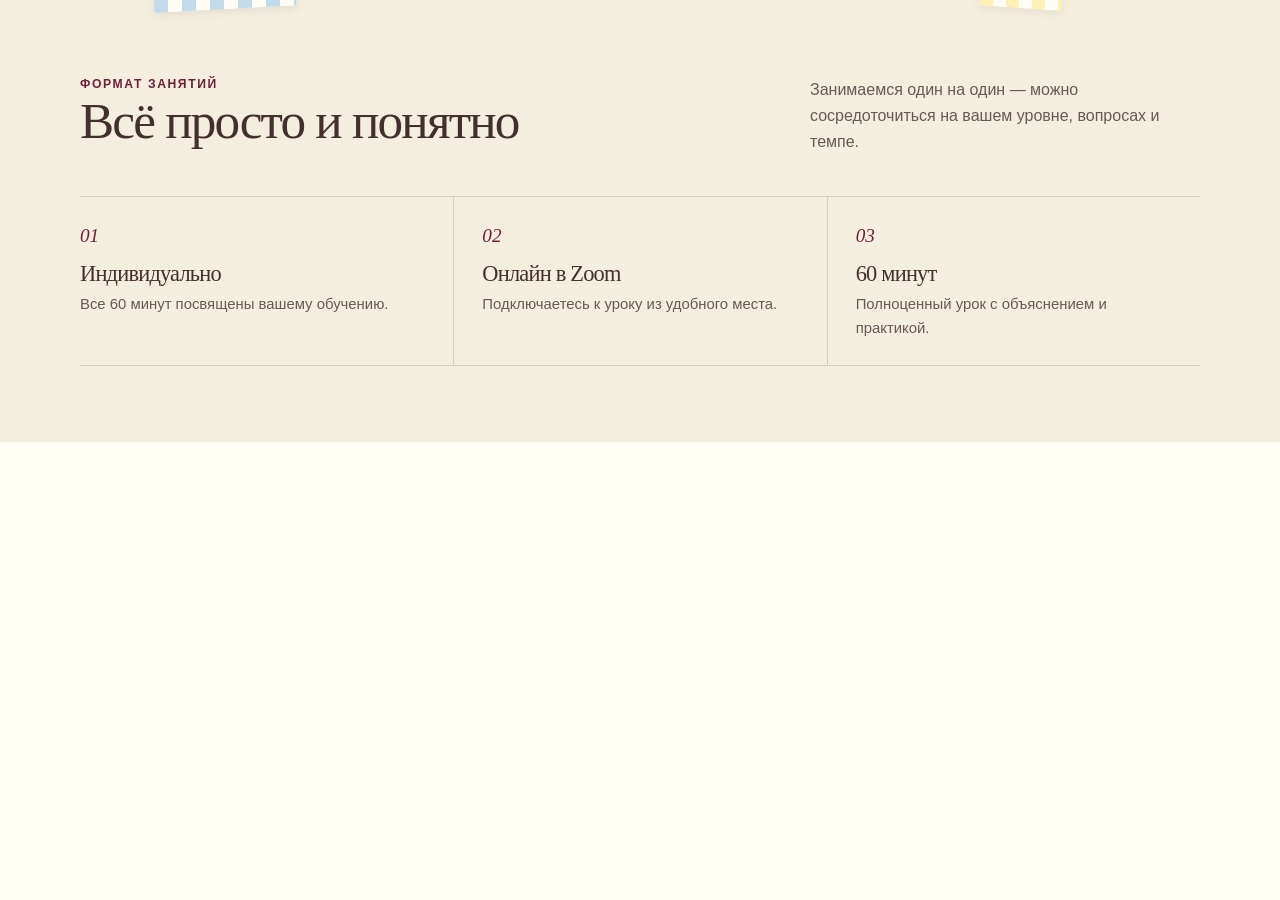
<file: tilda-zero-blocks/04-format.html>
<!doctype html>
<html lang="ru">
<head>
<meta charset="utf-8">
<meta name="viewport" content="width=device-width, initial-scale=1">
<style>

    :root {
      color-scheme: light;
      --paper: #fffdf4;
      --paper-deep: #f4eedf;
      --blue: #c1dbe8;
      --yellow: #fff1b5;
      --olive: #9bad50;
      --plum: #6e1e3b;
      --ink: #43302e;
      --muted: #685956;
      --line: rgba(67, 48, 46, .17);
      --serif: "Iowan Old Style", "Palatino Linotype", "Book Antiqua", Georgia, serif;
      --sans: "Aptos", "Segoe UI", Arial, sans-serif;
      --radius: 18px;
      --shadow: 0 14px 35px rgba(67, 48, 46, .09);
    }

    * { box-sizing: border-box; }
    html { scroll-behavior: smooth; }
    body {
      margin: 0;
      background: var(--paper);
      color: var(--ink);
      font: 16px/1.65 var(--sans);
      -webkit-font-smoothing: antialiased;
    }
    a { color: inherit; }
    a:focus-visible, summary:focus-visible { outline: 3px solid var(--plum); outline-offset: 4px; }
    .wrap { width: min(1120px, calc(100% - 48px)); margin-inline: auto; }
    .eyebrow {
      display: flex; align-items: center; gap: 10px;
      color: var(--plum); font-size: .76rem; font-weight: 750;
      letter-spacing: .13em; text-transform: uppercase;
    }
    h1, h2, h3, p { margin-top: 0; }
    h1, h2, h3 { font-family: var(--serif); font-weight: 500; letter-spacing: -.035em; }
    h1 { max-width: 650px; margin: 22px 0 20px; font-size: clamp(3rem, 6.4vw, 5.8rem); line-height: .99; }
    h1 em { color: var(--plum); font-weight: 400; }
    h2 { margin-bottom: 16px; font-size: clamp(2.2rem, 4vw, 3.4rem); line-height: 1.05; }
    h3 { margin-bottom: 9px; font-size: 1.65rem; line-height: 1.15; }
    .lead { max-width: 560px; color: var(--muted); font-size: clamp(1.05rem, 1.7vw, 1.2rem); }
    .button {
      display: inline-flex; align-items: center; justify-content: center; gap: 10px;
      min-height: 52px; padding: 0 23px; border: 1px solid var(--plum); border-radius: 999px;
      background: var(--plum); color: white; text-decoration: none; font-weight: 700;
      transition: transform .18s ease, background .18s ease;
    }
    .button:hover { transform: translateY(-2px); background: #56142e; }
    .button:active { transform: translateY(0) scale(.98); }
    .button.secondary { background: transparent; color: var(--ink); border-color: var(--line); }
    .hero { position: relative; overflow: hidden; padding: 92px 0 98px; }
    .hero::after {
      position: absolute; z-index: -1; top: 0; right: -14vw; width: 58vw; height: 100%;
      border-radius: 50% 0 0 50%; background: linear-gradient(135deg, rgba(193,219,232,.28), rgba(255,241,181,.22));
      content: "";
    }
    .hero-grid { display: grid; grid-template-columns: 1.05fr .95fr; align-items: center; gap: 64px; }
    .hero-copy { padding-block: 12px; }
    .hero-copy .lead { margin-bottom: 28px; }
    .hero-actions { display: flex; flex-wrap: wrap; align-items: center; gap: 12px; }
    .hero-note { margin: 22px 0 0; color: var(--muted); font-size: .9rem; }
    .study-art { position: relative; min-height: 450px; }
    .art-sheet {
      position: absolute; top: 28px; right: 34px; width: min(390px, 90%); min-height: 380px;
      padding: 36px 35px 28px 68px; transform: rotate(2deg); border-radius: 5px 18px 18px 5px;
      background-color: #fffefa; background-image: linear-gradient(90deg, transparent 0 48px, rgba(110,30,59,.24) 48px 50px, transparent 50px),
        repeating-linear-gradient(to bottom, transparent 0 35px, rgba(193,219,232,.68) 35px 36px);
      box-shadow: var(--shadow); border-left: 10px solid var(--blue);
    }
    .art-sheet::before { content: ""; position: absolute; top: 0; bottom: 0; left: 17px; width: 1px; background: rgba(67,48,46,.1); }
    .paper-label { display: inline-block; padding: 5px 11px; border-radius: 2px; background: var(--olive); color: #fff; font-size: .68rem; font-weight: 800; letter-spacing: .1em; }
    .art-sheet h2 { margin: 32px 0 8px; font: 500 2.25rem/1.05 var(--serif); }
    .phonetic { color: var(--plum); font: italic 1.2rem var(--serif); }
    .translation { margin-top: 20px; font: 1rem var(--sans); }
    .art-rule { width: 72%; margin: 18px 0; border: 0; border-top: 1px dashed rgba(67,48,46,.32); }
    .art-caption { color: var(--muted); font-size: .84rem; }
    .tape { position: absolute; top: 7px; left: 30%; width: 94px; height: 24px; transform: rotate(-7deg); background: rgba(255,241,181,.8); }
    .sticker {
      position: absolute; right: 0; bottom: 16px; width: 155px; padding: 20px 16px 18px;
      transform: rotate(-7deg); background: var(--yellow); box-shadow: 0 8px 22px rgba(67,48,46,.12);
      font: italic 1.05rem/1.25 var(--serif); text-align: center;
    }
    .sticker::before { content: ""; position: absolute; top: -10px; left: 58px; width: 39px; height: 18px; transform: rotate(5deg); background: rgba(193,219,232,.9); }
    .section { padding: 104px 0; }
    .section-intro { max-width: 660px; margin-bottom: 38px; }
    .about { position: relative; background: var(--blue); }
    .about-sheet {
      position: relative; max-width: 980px; margin: auto; padding: 52px 62px 50px 84px;
      border-radius: 6px; background: var(--paper); box-shadow: var(--shadow);
    }
    .about-sheet::before {
      position: absolute; inset: 0 auto 0 23px; width: 26px; content: "";
      background: radial-gradient(circle, var(--blue) 0 6px, transparent 6.5px) center 13px / 26px 31px repeat-y;
    }
    .about-layout { display: grid; grid-template-columns: 1fr 210px; gap: 38px; align-items: center; }
    .about-copy p { max-width: 590px; color: var(--muted); }
    .about-copy p:last-child { margin-bottom: 0; }
    .about-aside { display: grid; justify-items: center; gap: 20px; }
    .portrait-photo { position: relative; width: 156px; margin: 0; padding: 8px 8px 24px; transform: rotate(-4deg); background: #fff; box-shadow: 0 10px 25px rgba(67,48,46,.16); }
    .portrait-photo img { display: block; width: 140px; height: 136px; object-fit: cover; object-position: center 34%; }
    .portrait-photo figcaption { padding-top: 7px; color: var(--muted); font: italic .9rem var(--serif); text-align: center; }
    .portrait-photo::before { position: absolute; top: -9px; left: 52px; width: 50px; height: 17px; transform: rotate(3deg); background: rgba(255,241,181,.8); content: ""; }
    .portrait-photo::after { position: absolute; right: -13px; bottom: 33px; display: grid; width: 34px; height: 34px; place-items: center; border-radius: 50%; background: var(--olive); color: white; box-shadow: 0 4px 10px rgba(67,48,46,.15); content: "✦"; font-size: 1rem; }
    .margin-note { width: 180px; padding: 18px 14px; transform: rotate(3deg); background: var(--yellow); color: var(--plum); box-shadow: 0 8px 18px rgba(67,48,46,.1); font: italic 1.15rem/1.3 var(--serif); text-align: center; }
    .audience { padding-bottom: 70px; }
    .audience-grid { display: grid; grid-template-columns: 1fr 1fr; gap: 22px; }
    .audience-card { position: relative; min-height: 260px; padding: 32px 34px; border-radius: var(--radius); }
    .audience-card::after { position: absolute; right: 18px; bottom: 15px; display: grid; width: 28px; height: 28px; place-items: center; transform: rotate(8deg); border-radius: 50%; background: var(--paper); color: var(--plum); box-shadow: 0 3px 8px rgba(67,48,46,.1); content: "✦"; font-size: .8rem; }
    .audience-card.adults { background: var(--yellow); }
    .audience-card.teens { background: #e6f0f3; }
    .audience-card p { max-width: 420px; margin-bottom: 0; color: var(--muted); }
    .card-kicker { margin-bottom: 19px; color: var(--plum); font-size: .75rem; font-weight: 800; letter-spacing: .1em; text-transform: uppercase; }
    .card-sticker { position: absolute; top: 14px; right: 16px; padding: 5px 10px; transform: rotate(4deg); border: 1px solid rgba(110,30,59,.15); border-radius: 2px; background: var(--paper); color: var(--plum); box-shadow: 0 3px 8px rgba(67,48,46,.08); font: italic .8rem var(--serif); }
    .teens .card-sticker { transform: rotate(-3deg); background: var(--yellow); }
    .format { position: relative; padding: 74px 0 76px; background: var(--paper-deep); }
    .format::before { position: absolute; top: -8px; left: 12%; width: 142px; height: 17px; transform: rotate(-3deg); background: repeating-linear-gradient(90deg, var(--blue) 0 14px, var(--paper) 14px 28px); box-shadow: 0 3px 8px rgba(67,48,46,.08); content: ""; }
    .format::after { position: absolute; top: -7px; right: 17%; width: 82px; height: 15px; transform: rotate(4deg); background: repeating-linear-gradient(90deg, var(--yellow) 0 13px, var(--paper) 13px 26px); box-shadow: 0 3px 8px rgba(67,48,46,.07); content: ""; }
    .format-heading { display: flex; align-items: end; justify-content: space-between; gap: 30px; margin-bottom: 32px; }
    .format-heading p { max-width: 390px; margin: 0 0 8px; color: var(--muted); }
    .format-grid { display: grid; grid-template-columns: repeat(3, 1fr); border-top: 1px solid var(--line); border-bottom: 1px solid var(--line); }
    .format-item { min-height: 160px; padding: 27px 28px 24px 0; }
    .format-item + .format-item { padding-left: 28px; border-left: 1px solid var(--line); }
    .format-item .number { color: var(--plum); font: italic 1.2rem var(--serif); }
    .format-item h3 { margin: 11px 0 5px; font-size: 1.4rem; }
    .format-item p { margin: 0; color: var(--muted); font-size: .93rem; }
    .learning { padding: 104px 0 78px; background: var(--blue); }
    .learning-panel { position: relative; overflow: hidden; padding: 54px 62px 58px; border-radius: 6px; background: var(--paper); box-shadow: var(--shadow); }
    .learning-sticker { position: relative; z-index: 1; display: table; margin: 0 0 18px auto; padding: 8px 13px; transform: rotate(5deg); background: var(--blue); color: var(--plum); box-shadow: 0 4px 10px rgba(67,48,46,.08); font: italic .94rem var(--serif); }
    .learning-panel::before { content: ""; position: absolute; inset: 0; z-index: 0; background-image: repeating-linear-gradient(0deg, transparent 0 39px, rgba(193,219,232,.5) 39px 40px); pointer-events: none; }
    .learning-panel > * { position: relative; }
    .learning-panel .section-intro { margin-bottom: 28px; }
    .steps { display: grid; grid-template-columns: repeat(3,1fr); gap: 22px; }
    .step { padding-top: 17px; border-top: 1px solid rgba(67,48,46,.3); }
    .step b { display: block; margin-bottom: 12px; color: var(--plum); font: italic 1.1rem var(--serif); }
    .step p { margin: 0; font-weight: 650; }
    .section-wave { height: 108px; margin-top: -1px; background: var(--paper); }
    .section-wave svg { display: block; width: 100%; height: 100%; }
    .section-wave path { fill: var(--blue); stroke: none; }
    .section-wave .wave-line { fill: none; stroke: var(--plum); stroke-width: 2; vector-effect: non-scaling-stroke; }
    .scribble-divider { position: relative; z-index: 3; width: min(1120px, calc(100% - 48px)); height: 42px; margin: -20px auto; pointer-events: none; }
    .scribble-divider svg { display: block; width: 100%; height: 100%; overflow: visible; }
    .scribble-divider path { fill: none; stroke: var(--plum); stroke-width: 2.2; stroke-linecap: round; stroke-linejoin: round; opacity: .82; }
    .faq { position: relative; padding-top: 80px; background: var(--paper); }
    .faq::before { position: absolute; top: 44px; right: max(24px, calc((100vw - 1120px) / 2)); z-index: 2; padding: 7px 12px; transform: rotate(3deg); background: var(--yellow); color: var(--plum); box-shadow: 0 5px 14px rgba(67,48,46,.08); content: "можно спросить"; font: italic .88rem var(--serif); }
    .faq::after { position: absolute; top: 37px; right: max(42px, calc((100vw - 1120px) / 2 + 22px)); z-index: 1; width: 48px; height: 14px; transform: rotate(-8deg); background: rgba(193,219,232,.9); content: ""; }
    .faq .section-intro { position: relative; }
    .faq-list { max-width: 800px; border-top: 1px solid var(--line); }
    .faq details { border-bottom: 1px solid var(--line); }
    .faq summary { position: relative; padding: 20px 42px 20px 0; cursor: pointer; list-style: none; font: 1.4rem var(--serif); }
    .faq summary::-webkit-details-marker { display: none; }
    .faq summary::after { position: absolute; top: 17px; right: 5px; content: "+"; color: var(--plum); font: 1.6rem var(--sans); }
    .faq details[open] summary::after { content: "−"; }
    .faq details p { max-width: 680px; padding: 0 24px 18px 0; color: var(--muted); }
    .contact-dialog { width: min(440px, calc(100% - 32px)); padding: 38px; border: 0; border-radius: var(--radius); background: var(--paper); color: var(--ink); box-shadow: 0 24px 80px rgba(35,20,20,.3); text-align: center; }
    .contact-dialog::backdrop { background: rgba(41, 28, 29, .56); backdrop-filter: blur(3px); }
    .contact-dialog h2 { margin: 8px 0 12px; font-size: 2.3rem; }
    .contact-dialog p { color: var(--muted); }
    .dialog-close { position: absolute; top: 12px; right: 15px; width: 38px; height: 38px; border: 0; border-radius: 50%; background: var(--blue); color: var(--ink); font-size: 1.5rem; cursor: pointer; }
    .phone-link { display: inline-block; margin: 7px 0 20px; color: var(--plum); font: 1.6rem var(--serif); text-decoration-thickness: 1px; text-underline-offset: 4px; }
    .dialog-actions { display: flex; flex-wrap: wrap; justify-content: center; gap: 10px; }
    .copy-phone { min-height: 48px; padding: 0 18px; border: 1px solid var(--line); border-radius: 999px; background: transparent; color: var(--ink); font: 700 .95rem var(--sans); cursor: pointer; }
    @media (max-width: 760px) {
      .wrap { width: min(100% - 36px, 560px); }
      .hero { padding: 62px 0 56px; }
      .hero-grid { grid-template-columns: 1fr; gap: 12px; }
      .hero::after { top: 48%; right: -36%; width: 105%; height: 58%; }
      h1 { max-width: 520px; font-size: clamp(3rem, 13vw, 5rem); }
      .study-art { min-height: 385px; margin-top: 6px; }
      .art-sheet { top: 16px; right: 7%; width: min(365px, 88%); min-height: 330px; padding-top: 29px; }
      .art-sheet h2 { margin-top: 25px; }
      .sticker { right: 0; bottom: 0; }
      .section { padding: 72px 0; }
      .about-sheet { padding: 44px 25px 38px 55px; }
      .about-sheet::before { left: 14px; }
      .about-layout { grid-template-columns: 1fr; gap: 25px; }
      .about-aside { grid-template-columns: 150px 1fr; align-items: center; gap: 18px; }
      .portrait-photo { width: 138px; padding: 7px 7px 20px; }
      .portrait-photo img { width: 124px; height: 125px; }
      .portrait-photo::before { left: 44px; }
      .margin-note { justify-self: start; width: min(100%, 190px); }
      .audience-grid { grid-template-columns: 1fr; gap: 14px; }
      .audience-card { min-height: 0; padding: 26px; }
      .card-sticker { top: 10px; right: 11px; font-size: .72rem; }
      .format { padding: 58px 0; }
      .format-heading { display: block; }
      .format-heading p { margin-top: 14px; }
      .format-grid { grid-template-columns: 1fr; }
      .format-item, .format-item + .format-item { min-height: 0; padding: 19px 0; border-left: 0; }
      .format-item + .format-item { border-top: 1px solid var(--line); }
      .learning { padding: 72px 0 58px; }
      .learning-panel { padding: 36px 25px; }
      .learning-sticker { margin: 0 0 15px auto; padding: 6px 9px; font-size: .78rem; }
      .scribble-divider { width: calc(100% - 38px); height: 30px; margin: -14px auto; }
      .section-wave { height: 64px; }
      .steps { grid-template-columns: 1fr; gap: 16px; }
      .step { padding-top: 12px; }
      .step b { margin-bottom: 5px; }
      .faq { padding-top: 68px; }
      .faq::before { top: 27px; right: 22px; }
      .faq::after { top: 20px; right: 39px; }
      .faq summary { font-size: 1.2rem; }
      .contact-dialog { padding: 34px 22px; }
      .phone-link { font-size: 1.35rem; }
    }
    @media (prefers-reduced-motion: reduce) {
      html { scroll-behavior: auto; }
      *, *::before, *::after { transition-duration: .01ms !important; animation-duration: .01ms !important; }
    }
  
</style>
</head>
<body>
<section class="format" id="format" aria-labelledby="format-title">
      <div class="wrap">
        <div class="format-heading">
          <div>
            <div class="eyebrow">Формат занятий</div>
            <h2 id="format-title">Всё просто и понятно</h2>
          </div>
          <p>Занимаемся один на один — можно сосредоточиться на вашем уровне, вопросах и темпе.</p>
        </div>
        <div class="format-grid">
          <div class="format-item"><span class="number">01</span><h3>Индивидуально</h3><p>Все 60 минут посвящены вашему обучению.</p></div>
          <div class="format-item"><span class="number">02</span><h3>Онлайн в Zoom</h3><p>Подключаетесь к уроку из удобного места.</p></div>
          <div class="format-item"><span class="number">03</span><h3>60 минут</h3><p>Полноценный урок с объяснением и практикой.</p></div>
        </div>
      </div>
    </section>
</body>
</html>
</file>
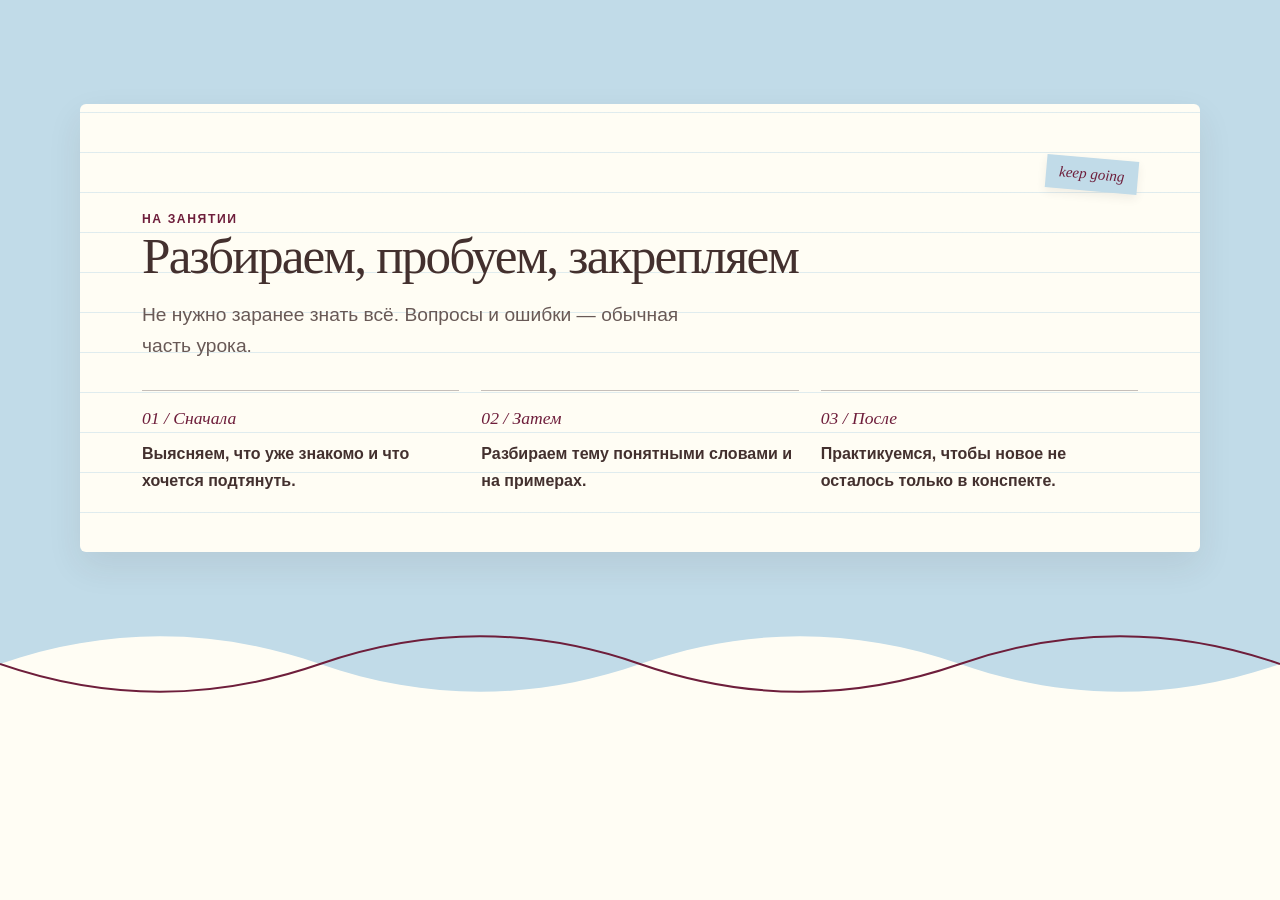
<file: tilda-zero-blocks/05-lesson.html>
<!doctype html>
<html lang="ru">
<head>
<meta charset="utf-8">
<meta name="viewport" content="width=device-width, initial-scale=1">
<style>

    :root {
      color-scheme: light;
      --paper: #fffdf4;
      --paper-deep: #f4eedf;
      --blue: #c1dbe8;
      --yellow: #fff1b5;
      --olive: #9bad50;
      --plum: #6e1e3b;
      --ink: #43302e;
      --muted: #685956;
      --line: rgba(67, 48, 46, .17);
      --serif: "Iowan Old Style", "Palatino Linotype", "Book Antiqua", Georgia, serif;
      --sans: "Aptos", "Segoe UI", Arial, sans-serif;
      --radius: 18px;
      --shadow: 0 14px 35px rgba(67, 48, 46, .09);
    }

    * { box-sizing: border-box; }
    html { scroll-behavior: smooth; }
    body {
      margin: 0;
      background: var(--paper);
      color: var(--ink);
      font: 16px/1.65 var(--sans);
      -webkit-font-smoothing: antialiased;
    }
    a { color: inherit; }
    a:focus-visible, summary:focus-visible { outline: 3px solid var(--plum); outline-offset: 4px; }
    .wrap { width: min(1120px, calc(100% - 48px)); margin-inline: auto; }
    .eyebrow {
      display: flex; align-items: center; gap: 10px;
      color: var(--plum); font-size: .76rem; font-weight: 750;
      letter-spacing: .13em; text-transform: uppercase;
    }
    h1, h2, h3, p { margin-top: 0; }
    h1, h2, h3 { font-family: var(--serif); font-weight: 500; letter-spacing: -.035em; }
    h1 { max-width: 650px; margin: 22px 0 20px; font-size: clamp(3rem, 6.4vw, 5.8rem); line-height: .99; }
    h1 em { color: var(--plum); font-weight: 400; }
    h2 { margin-bottom: 16px; font-size: clamp(2.2rem, 4vw, 3.4rem); line-height: 1.05; }
    h3 { margin-bottom: 9px; font-size: 1.65rem; line-height: 1.15; }
    .lead { max-width: 560px; color: var(--muted); font-size: clamp(1.05rem, 1.7vw, 1.2rem); }
    .button {
      display: inline-flex; align-items: center; justify-content: center; gap: 10px;
      min-height: 52px; padding: 0 23px; border: 1px solid var(--plum); border-radius: 999px;
      background: var(--plum); color: white; text-decoration: none; font-weight: 700;
      transition: transform .18s ease, background .18s ease;
    }
    .button:hover { transform: translateY(-2px); background: #56142e; }
    .button:active { transform: translateY(0) scale(.98); }
    .button.secondary { background: transparent; color: var(--ink); border-color: var(--line); }
    .hero { position: relative; overflow: hidden; padding: 92px 0 98px; }
    .hero::after {
      position: absolute; z-index: -1; top: 0; right: -14vw; width: 58vw; height: 100%;
      border-radius: 50% 0 0 50%; background: linear-gradient(135deg, rgba(193,219,232,.28), rgba(255,241,181,.22));
      content: "";
    }
    .hero-grid { display: grid; grid-template-columns: 1.05fr .95fr; align-items: center; gap: 64px; }
    .hero-copy { padding-block: 12px; }
    .hero-copy .lead { margin-bottom: 28px; }
    .hero-actions { display: flex; flex-wrap: wrap; align-items: center; gap: 12px; }
    .hero-note { margin: 22px 0 0; color: var(--muted); font-size: .9rem; }
    .study-art { position: relative; min-height: 450px; }
    .art-sheet {
      position: absolute; top: 28px; right: 34px; width: min(390px, 90%); min-height: 380px;
      padding: 36px 35px 28px 68px; transform: rotate(2deg); border-radius: 5px 18px 18px 5px;
      background-color: #fffefa; background-image: linear-gradient(90deg, transparent 0 48px, rgba(110,30,59,.24) 48px 50px, transparent 50px),
        repeating-linear-gradient(to bottom, transparent 0 35px, rgba(193,219,232,.68) 35px 36px);
      box-shadow: var(--shadow); border-left: 10px solid var(--blue);
    }
    .art-sheet::before { content: ""; position: absolute; top: 0; bottom: 0; left: 17px; width: 1px; background: rgba(67,48,46,.1); }
    .paper-label { display: inline-block; padding: 5px 11px; border-radius: 2px; background: var(--olive); color: #fff; font-size: .68rem; font-weight: 800; letter-spacing: .1em; }
    .art-sheet h2 { margin: 32px 0 8px; font: 500 2.25rem/1.05 var(--serif); }
    .phonetic { color: var(--plum); font: italic 1.2rem var(--serif); }
    .translation { margin-top: 20px; font: 1rem var(--sans); }
    .art-rule { width: 72%; margin: 18px 0; border: 0; border-top: 1px dashed rgba(67,48,46,.32); }
    .art-caption { color: var(--muted); font-size: .84rem; }
    .tape { position: absolute; top: 7px; left: 30%; width: 94px; height: 24px; transform: rotate(-7deg); background: rgba(255,241,181,.8); }
    .sticker {
      position: absolute; right: 0; bottom: 16px; width: 155px; padding: 20px 16px 18px;
      transform: rotate(-7deg); background: var(--yellow); box-shadow: 0 8px 22px rgba(67,48,46,.12);
      font: italic 1.05rem/1.25 var(--serif); text-align: center;
    }
    .sticker::before { content: ""; position: absolute; top: -10px; left: 58px; width: 39px; height: 18px; transform: rotate(5deg); background: rgba(193,219,232,.9); }
    .section { padding: 104px 0; }
    .section-intro { max-width: 660px; margin-bottom: 38px; }
    .about { position: relative; background: var(--blue); }
    .about-sheet {
      position: relative; max-width: 980px; margin: auto; padding: 52px 62px 50px 84px;
      border-radius: 6px; background: var(--paper); box-shadow: var(--shadow);
    }
    .about-sheet::before {
      position: absolute; inset: 0 auto 0 23px; width: 26px; content: "";
      background: radial-gradient(circle, var(--blue) 0 6px, transparent 6.5px) center 13px / 26px 31px repeat-y;
    }
    .about-layout { display: grid; grid-template-columns: 1fr 210px; gap: 38px; align-items: center; }
    .about-copy p { max-width: 590px; color: var(--muted); }
    .about-copy p:last-child { margin-bottom: 0; }
    .about-aside { display: grid; justify-items: center; gap: 20px; }
    .portrait-photo { position: relative; width: 156px; margin: 0; padding: 8px 8px 24px; transform: rotate(-4deg); background: #fff; box-shadow: 0 10px 25px rgba(67,48,46,.16); }
    .portrait-photo img { display: block; width: 140px; height: 136px; object-fit: cover; object-position: center 34%; }
    .portrait-photo figcaption { padding-top: 7px; color: var(--muted); font: italic .9rem var(--serif); text-align: center; }
    .portrait-photo::before { position: absolute; top: -9px; left: 52px; width: 50px; height: 17px; transform: rotate(3deg); background: rgba(255,241,181,.8); content: ""; }
    .portrait-photo::after { position: absolute; right: -13px; bottom: 33px; display: grid; width: 34px; height: 34px; place-items: center; border-radius: 50%; background: var(--olive); color: white; box-shadow: 0 4px 10px rgba(67,48,46,.15); content: "✦"; font-size: 1rem; }
    .margin-note { width: 180px; padding: 18px 14px; transform: rotate(3deg); background: var(--yellow); color: var(--plum); box-shadow: 0 8px 18px rgba(67,48,46,.1); font: italic 1.15rem/1.3 var(--serif); text-align: center; }
    .audience { padding-bottom: 70px; }
    .audience-grid { display: grid; grid-template-columns: 1fr 1fr; gap: 22px; }
    .audience-card { position: relative; min-height: 260px; padding: 32px 34px; border-radius: var(--radius); }
    .audience-card::after { position: absolute; right: 18px; bottom: 15px; display: grid; width: 28px; height: 28px; place-items: center; transform: rotate(8deg); border-radius: 50%; background: var(--paper); color: var(--plum); box-shadow: 0 3px 8px rgba(67,48,46,.1); content: "✦"; font-size: .8rem; }
    .audience-card.adults { background: var(--yellow); }
    .audience-card.teens { background: #e6f0f3; }
    .audience-card p { max-width: 420px; margin-bottom: 0; color: var(--muted); }
    .card-kicker { margin-bottom: 19px; color: var(--plum); font-size: .75rem; font-weight: 800; letter-spacing: .1em; text-transform: uppercase; }
    .card-sticker { position: absolute; top: 14px; right: 16px; padding: 5px 10px; transform: rotate(4deg); border: 1px solid rgba(110,30,59,.15); border-radius: 2px; background: var(--paper); color: var(--plum); box-shadow: 0 3px 8px rgba(67,48,46,.08); font: italic .8rem var(--serif); }
    .teens .card-sticker { transform: rotate(-3deg); background: var(--yellow); }
    .format { position: relative; padding: 74px 0 76px; background: var(--paper-deep); }
    .format::before { position: absolute; top: -8px; left: 12%; width: 142px; height: 17px; transform: rotate(-3deg); background: repeating-linear-gradient(90deg, var(--blue) 0 14px, var(--paper) 14px 28px); box-shadow: 0 3px 8px rgba(67,48,46,.08); content: ""; }
    .format::after { position: absolute; top: -7px; right: 17%; width: 82px; height: 15px; transform: rotate(4deg); background: repeating-linear-gradient(90deg, var(--yellow) 0 13px, var(--paper) 13px 26px); box-shadow: 0 3px 8px rgba(67,48,46,.07); content: ""; }
    .format-heading { display: flex; align-items: end; justify-content: space-between; gap: 30px; margin-bottom: 32px; }
    .format-heading p { max-width: 390px; margin: 0 0 8px; color: var(--muted); }
    .format-grid { display: grid; grid-template-columns: repeat(3, 1fr); border-top: 1px solid var(--line); border-bottom: 1px solid var(--line); }
    .format-item { min-height: 160px; padding: 27px 28px 24px 0; }
    .format-item + .format-item { padding-left: 28px; border-left: 1px solid var(--line); }
    .format-item .number { color: var(--plum); font: italic 1.2rem var(--serif); }
    .format-item h3 { margin: 11px 0 5px; font-size: 1.4rem; }
    .format-item p { margin: 0; color: var(--muted); font-size: .93rem; }
    .learning { padding: 104px 0 78px; background: var(--blue); }
    .learning-panel { position: relative; overflow: hidden; padding: 54px 62px 58px; border-radius: 6px; background: var(--paper); box-shadow: var(--shadow); }
    .learning-sticker { position: relative; z-index: 1; display: table; margin: 0 0 18px auto; padding: 8px 13px; transform: rotate(5deg); background: var(--blue); color: var(--plum); box-shadow: 0 4px 10px rgba(67,48,46,.08); font: italic .94rem var(--serif); }
    .learning-panel::before { content: ""; position: absolute; inset: 0; z-index: 0; background-image: repeating-linear-gradient(0deg, transparent 0 39px, rgba(193,219,232,.5) 39px 40px); pointer-events: none; }
    .learning-panel > * { position: relative; }
    .learning-panel .section-intro { margin-bottom: 28px; }
    .steps { display: grid; grid-template-columns: repeat(3,1fr); gap: 22px; }
    .step { padding-top: 17px; border-top: 1px solid rgba(67,48,46,.3); }
    .step b { display: block; margin-bottom: 12px; color: var(--plum); font: italic 1.1rem var(--serif); }
    .step p { margin: 0; font-weight: 650; }
    .section-wave { height: 108px; margin-top: -1px; background: var(--paper); }
    .section-wave svg { display: block; width: 100%; height: 100%; }
    .section-wave path { fill: var(--blue); stroke: none; }
    .section-wave .wave-line { fill: none; stroke: var(--plum); stroke-width: 2; vector-effect: non-scaling-stroke; }
    .scribble-divider { position: relative; z-index: 3; width: min(1120px, calc(100% - 48px)); height: 42px; margin: -20px auto; pointer-events: none; }
    .scribble-divider svg { display: block; width: 100%; height: 100%; overflow: visible; }
    .scribble-divider path { fill: none; stroke: var(--plum); stroke-width: 2.2; stroke-linecap: round; stroke-linejoin: round; opacity: .82; }
    .faq { position: relative; padding-top: 80px; background: var(--paper); }
    .faq::before { position: absolute; top: 44px; right: max(24px, calc((100vw - 1120px) / 2)); z-index: 2; padding: 7px 12px; transform: rotate(3deg); background: var(--yellow); color: var(--plum); box-shadow: 0 5px 14px rgba(67,48,46,.08); content: "можно спросить"; font: italic .88rem var(--serif); }
    .faq::after { position: absolute; top: 37px; right: max(42px, calc((100vw - 1120px) / 2 + 22px)); z-index: 1; width: 48px; height: 14px; transform: rotate(-8deg); background: rgba(193,219,232,.9); content: ""; }
    .faq .section-intro { position: relative; }
    .faq-list { max-width: 800px; border-top: 1px solid var(--line); }
    .faq details { border-bottom: 1px solid var(--line); }
    .faq summary { position: relative; padding: 20px 42px 20px 0; cursor: pointer; list-style: none; font: 1.4rem var(--serif); }
    .faq summary::-webkit-details-marker { display: none; }
    .faq summary::after { position: absolute; top: 17px; right: 5px; content: "+"; color: var(--plum); font: 1.6rem var(--sans); }
    .faq details[open] summary::after { content: "−"; }
    .faq details p { max-width: 680px; padding: 0 24px 18px 0; color: var(--muted); }
    .contact-dialog { width: min(440px, calc(100% - 32px)); padding: 38px; border: 0; border-radius: var(--radius); background: var(--paper); color: var(--ink); box-shadow: 0 24px 80px rgba(35,20,20,.3); text-align: center; }
    .contact-dialog::backdrop { background: rgba(41, 28, 29, .56); backdrop-filter: blur(3px); }
    .contact-dialog h2 { margin: 8px 0 12px; font-size: 2.3rem; }
    .contact-dialog p { color: var(--muted); }
    .dialog-close { position: absolute; top: 12px; right: 15px; width: 38px; height: 38px; border: 0; border-radius: 50%; background: var(--blue); color: var(--ink); font-size: 1.5rem; cursor: pointer; }
    .phone-link { display: inline-block; margin: 7px 0 20px; color: var(--plum); font: 1.6rem var(--serif); text-decoration-thickness: 1px; text-underline-offset: 4px; }
    .dialog-actions { display: flex; flex-wrap: wrap; justify-content: center; gap: 10px; }
    .copy-phone { min-height: 48px; padding: 0 18px; border: 1px solid var(--line); border-radius: 999px; background: transparent; color: var(--ink); font: 700 .95rem var(--sans); cursor: pointer; }
    @media (max-width: 760px) {
      .wrap { width: min(100% - 36px, 560px); }
      .hero { padding: 62px 0 56px; }
      .hero-grid { grid-template-columns: 1fr; gap: 12px; }
      .hero::after { top: 48%; right: -36%; width: 105%; height: 58%; }
      h1 { max-width: 520px; font-size: clamp(3rem, 13vw, 5rem); }
      .study-art { min-height: 385px; margin-top: 6px; }
      .art-sheet { top: 16px; right: 7%; width: min(365px, 88%); min-height: 330px; padding-top: 29px; }
      .art-sheet h2 { margin-top: 25px; }
      .sticker { right: 0; bottom: 0; }
      .section { padding: 72px 0; }
      .about-sheet { padding: 44px 25px 38px 55px; }
      .about-sheet::before { left: 14px; }
      .about-layout { grid-template-columns: 1fr; gap: 25px; }
      .about-aside { grid-template-columns: 150px 1fr; align-items: center; gap: 18px; }
      .portrait-photo { width: 138px; padding: 7px 7px 20px; }
      .portrait-photo img { width: 124px; height: 125px; }
      .portrait-photo::before { left: 44px; }
      .margin-note { justify-self: start; width: min(100%, 190px); }
      .audience-grid { grid-template-columns: 1fr; gap: 14px; }
      .audience-card { min-height: 0; padding: 26px; }
      .card-sticker { top: 10px; right: 11px; font-size: .72rem; }
      .format { padding: 58px 0; }
      .format-heading { display: block; }
      .format-heading p { margin-top: 14px; }
      .format-grid { grid-template-columns: 1fr; }
      .format-item, .format-item + .format-item { min-height: 0; padding: 19px 0; border-left: 0; }
      .format-item + .format-item { border-top: 1px solid var(--line); }
      .learning { padding: 72px 0 58px; }
      .learning-panel { padding: 36px 25px; }
      .learning-sticker { margin: 0 0 15px auto; padding: 6px 9px; font-size: .78rem; }
      .scribble-divider { width: calc(100% - 38px); height: 30px; margin: -14px auto; }
      .section-wave { height: 64px; }
      .steps { grid-template-columns: 1fr; gap: 16px; }
      .step { padding-top: 12px; }
      .step b { margin-bottom: 5px; }
      .faq { padding-top: 68px; }
      .faq::before { top: 27px; right: 22px; }
      .faq::after { top: 20px; right: 39px; }
      .faq summary { font-size: 1.2rem; }
      .contact-dialog { padding: 34px 22px; }
      .phone-link { font-size: 1.35rem; }
    }
    @media (prefers-reduced-motion: reduce) {
      html { scroll-behavior: auto; }
      *, *::before, *::after { transition-duration: .01ms !important; animation-duration: .01ms !important; }
    }
  
</style>
</head>
<body>
<section class="learning section" aria-labelledby="learning-title">
      <div class="wrap">
        <div class="learning-panel">
          <span class="learning-sticker" aria-hidden="true">keep going</span>
          <div class="section-intro">
            <div class="eyebrow">На занятии</div>
            <h2 id="learning-title">Разбираем, пробуем, закрепляем</h2>
            <p class="lead">Не нужно заранее знать всё. Вопросы и ошибки — обычная часть урока.</p>
          </div>
          <div class="steps">
            <div class="step"><b>01 / Сначала</b><p>Выясняем, что уже знакомо и что хочется подтянуть.</p></div>
            <div class="step"><b>02 / Затем</b><p>Разбираем тему понятными словами и на примерах.</p></div>
            <div class="step"><b>03 / После</b><p>Практикуемся, чтобы новое не осталось только в конспекте.</p></div>
          </div>
        </div>
      </div>
    </section>

    <div class="section-wave" aria-hidden="true">
      <svg viewBox="0 0 1440 108" preserveAspectRatio="none">
        <path d="M0 0H1440V35C1320 72 1200 72 1080 35S840 -2 720 35 480 72 360 35 120 -2 0 35Z" />
        <path class="wave-line" d="M0 35C120 72 240 72 360 35S600 -2 720 35 960 72 1080 35 1320 -2 1440 35" />
      </svg>
    </div>
</body>
</html>
</file>
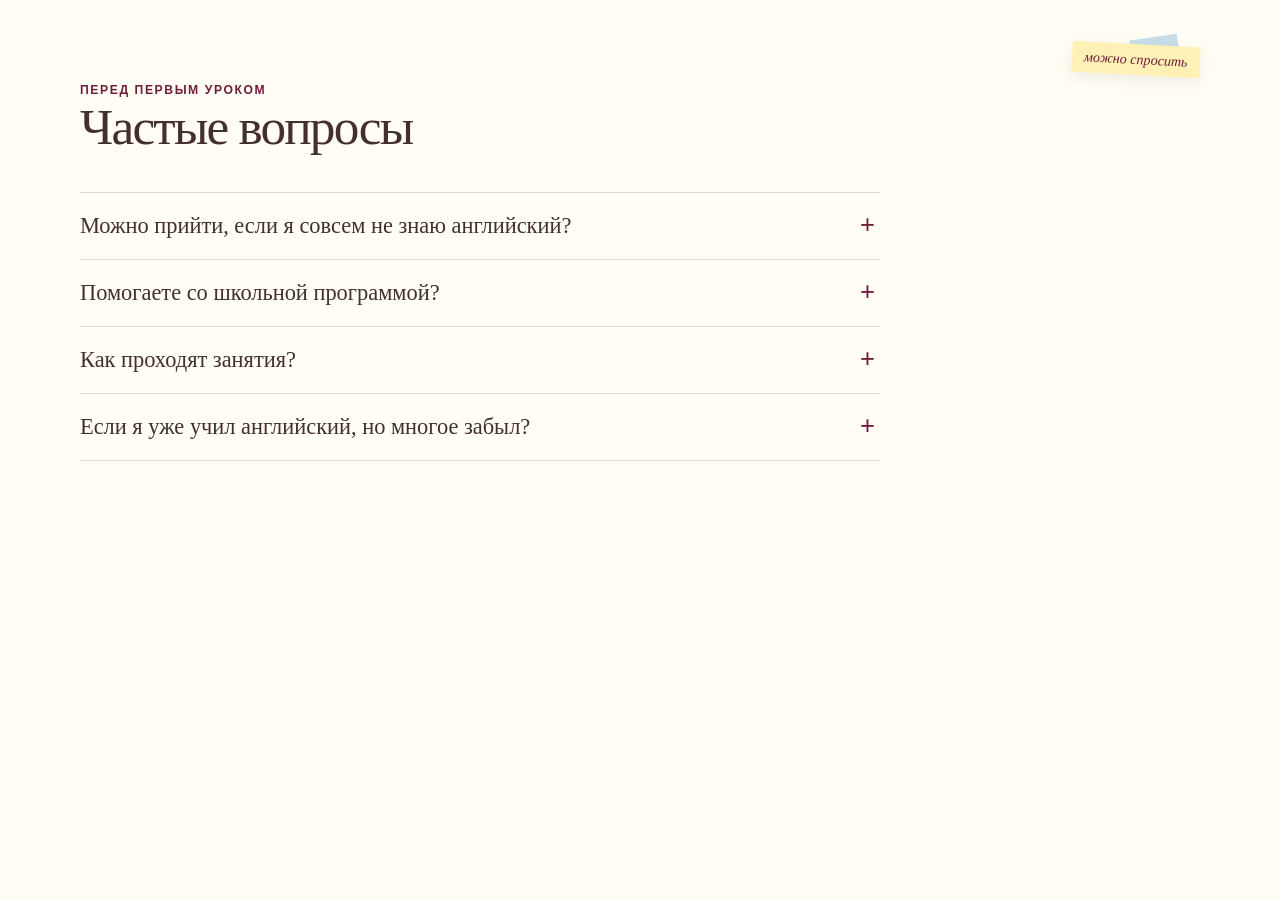
<file: tilda-zero-blocks/06-faq.html>
<!doctype html>
<html lang="ru">
<head>
<meta charset="utf-8">
<meta name="viewport" content="width=device-width, initial-scale=1">
<style>

    :root {
      color-scheme: light;
      --paper: #fffdf4;
      --paper-deep: #f4eedf;
      --blue: #c1dbe8;
      --yellow: #fff1b5;
      --olive: #9bad50;
      --plum: #6e1e3b;
      --ink: #43302e;
      --muted: #685956;
      --line: rgba(67, 48, 46, .17);
      --serif: "Iowan Old Style", "Palatino Linotype", "Book Antiqua", Georgia, serif;
      --sans: "Aptos", "Segoe UI", Arial, sans-serif;
      --radius: 18px;
      --shadow: 0 14px 35px rgba(67, 48, 46, .09);
    }

    * { box-sizing: border-box; }
    html { scroll-behavior: smooth; }
    body {
      margin: 0;
      background: var(--paper);
      color: var(--ink);
      font: 16px/1.65 var(--sans);
      -webkit-font-smoothing: antialiased;
    }
    a { color: inherit; }
    a:focus-visible, summary:focus-visible { outline: 3px solid var(--plum); outline-offset: 4px; }
    .wrap { width: min(1120px, calc(100% - 48px)); margin-inline: auto; }
    .eyebrow {
      display: flex; align-items: center; gap: 10px;
      color: var(--plum); font-size: .76rem; font-weight: 750;
      letter-spacing: .13em; text-transform: uppercase;
    }
    h1, h2, h3, p { margin-top: 0; }
    h1, h2, h3 { font-family: var(--serif); font-weight: 500; letter-spacing: -.035em; }
    h1 { max-width: 650px; margin: 22px 0 20px; font-size: clamp(3rem, 6.4vw, 5.8rem); line-height: .99; }
    h1 em { color: var(--plum); font-weight: 400; }
    h2 { margin-bottom: 16px; font-size: clamp(2.2rem, 4vw, 3.4rem); line-height: 1.05; }
    h3 { margin-bottom: 9px; font-size: 1.65rem; line-height: 1.15; }
    .lead { max-width: 560px; color: var(--muted); font-size: clamp(1.05rem, 1.7vw, 1.2rem); }
    .button {
      display: inline-flex; align-items: center; justify-content: center; gap: 10px;
      min-height: 52px; padding: 0 23px; border: 1px solid var(--plum); border-radius: 999px;
      background: var(--plum); color: white; text-decoration: none; font-weight: 700;
      transition: transform .18s ease, background .18s ease;
    }
    .button:hover { transform: translateY(-2px); background: #56142e; }
    .button:active { transform: translateY(0) scale(.98); }
    .button.secondary { background: transparent; color: var(--ink); border-color: var(--line); }
    .hero { position: relative; overflow: hidden; padding: 92px 0 98px; }
    .hero::after {
      position: absolute; z-index: -1; top: 0; right: -14vw; width: 58vw; height: 100%;
      border-radius: 50% 0 0 50%; background: linear-gradient(135deg, rgba(193,219,232,.28), rgba(255,241,181,.22));
      content: "";
    }
    .hero-grid { display: grid; grid-template-columns: 1.05fr .95fr; align-items: center; gap: 64px; }
    .hero-copy { padding-block: 12px; }
    .hero-copy .lead { margin-bottom: 28px; }
    .hero-actions { display: flex; flex-wrap: wrap; align-items: center; gap: 12px; }
    .hero-note { margin: 22px 0 0; color: var(--muted); font-size: .9rem; }
    .study-art { position: relative; min-height: 450px; }
    .art-sheet {
      position: absolute; top: 28px; right: 34px; width: min(390px, 90%); min-height: 380px;
      padding: 36px 35px 28px 68px; transform: rotate(2deg); border-radius: 5px 18px 18px 5px;
      background-color: #fffefa; background-image: linear-gradient(90deg, transparent 0 48px, rgba(110,30,59,.24) 48px 50px, transparent 50px),
        repeating-linear-gradient(to bottom, transparent 0 35px, rgba(193,219,232,.68) 35px 36px);
      box-shadow: var(--shadow); border-left: 10px solid var(--blue);
    }
    .art-sheet::before { content: ""; position: absolute; top: 0; bottom: 0; left: 17px; width: 1px; background: rgba(67,48,46,.1); }
    .paper-label { display: inline-block; padding: 5px 11px; border-radius: 2px; background: var(--olive); color: #fff; font-size: .68rem; font-weight: 800; letter-spacing: .1em; }
    .art-sheet h2 { margin: 32px 0 8px; font: 500 2.25rem/1.05 var(--serif); }
    .phonetic { color: var(--plum); font: italic 1.2rem var(--serif); }
    .translation { margin-top: 20px; font: 1rem var(--sans); }
    .art-rule { width: 72%; margin: 18px 0; border: 0; border-top: 1px dashed rgba(67,48,46,.32); }
    .art-caption { color: var(--muted); font-size: .84rem; }
    .tape { position: absolute; top: 7px; left: 30%; width: 94px; height: 24px; transform: rotate(-7deg); background: rgba(255,241,181,.8); }
    .sticker {
      position: absolute; right: 0; bottom: 16px; width: 155px; padding: 20px 16px 18px;
      transform: rotate(-7deg); background: var(--yellow); box-shadow: 0 8px 22px rgba(67,48,46,.12);
      font: italic 1.05rem/1.25 var(--serif); text-align: center;
    }
    .sticker::before { content: ""; position: absolute; top: -10px; left: 58px; width: 39px; height: 18px; transform: rotate(5deg); background: rgba(193,219,232,.9); }
    .section { padding: 104px 0; }
    .section-intro { max-width: 660px; margin-bottom: 38px; }
    .about { position: relative; background: var(--blue); }
    .about-sheet {
      position: relative; max-width: 980px; margin: auto; padding: 52px 62px 50px 84px;
      border-radius: 6px; background: var(--paper); box-shadow: var(--shadow);
    }
    .about-sheet::before {
      position: absolute; inset: 0 auto 0 23px; width: 26px; content: "";
      background: radial-gradient(circle, var(--blue) 0 6px, transparent 6.5px) center 13px / 26px 31px repeat-y;
    }
    .about-layout { display: grid; grid-template-columns: 1fr 210px; gap: 38px; align-items: center; }
    .about-copy p { max-width: 590px; color: var(--muted); }
    .about-copy p:last-child { margin-bottom: 0; }
    .about-aside { display: grid; justify-items: center; gap: 20px; }
    .portrait-photo { position: relative; width: 156px; margin: 0; padding: 8px 8px 24px; transform: rotate(-4deg); background: #fff; box-shadow: 0 10px 25px rgba(67,48,46,.16); }
    .portrait-photo img { display: block; width: 140px; height: 136px; object-fit: cover; object-position: center 34%; }
    .portrait-photo figcaption { padding-top: 7px; color: var(--muted); font: italic .9rem var(--serif); text-align: center; }
    .portrait-photo::before { position: absolute; top: -9px; left: 52px; width: 50px; height: 17px; transform: rotate(3deg); background: rgba(255,241,181,.8); content: ""; }
    .portrait-photo::after { position: absolute; right: -13px; bottom: 33px; display: grid; width: 34px; height: 34px; place-items: center; border-radius: 50%; background: var(--olive); color: white; box-shadow: 0 4px 10px rgba(67,48,46,.15); content: "✦"; font-size: 1rem; }
    .margin-note { width: 180px; padding: 18px 14px; transform: rotate(3deg); background: var(--yellow); color: var(--plum); box-shadow: 0 8px 18px rgba(67,48,46,.1); font: italic 1.15rem/1.3 var(--serif); text-align: center; }
    .audience { padding-bottom: 70px; }
    .audience-grid { display: grid; grid-template-columns: 1fr 1fr; gap: 22px; }
    .audience-card { position: relative; min-height: 260px; padding: 32px 34px; border-radius: var(--radius); }
    .audience-card::after { position: absolute; right: 18px; bottom: 15px; display: grid; width: 28px; height: 28px; place-items: center; transform: rotate(8deg); border-radius: 50%; background: var(--paper); color: var(--plum); box-shadow: 0 3px 8px rgba(67,48,46,.1); content: "✦"; font-size: .8rem; }
    .audience-card.adults { background: var(--yellow); }
    .audience-card.teens { background: #e6f0f3; }
    .audience-card p { max-width: 420px; margin-bottom: 0; color: var(--muted); }
    .card-kicker { margin-bottom: 19px; color: var(--plum); font-size: .75rem; font-weight: 800; letter-spacing: .1em; text-transform: uppercase; }
    .card-sticker { position: absolute; top: 14px; right: 16px; padding: 5px 10px; transform: rotate(4deg); border: 1px solid rgba(110,30,59,.15); border-radius: 2px; background: var(--paper); color: var(--plum); box-shadow: 0 3px 8px rgba(67,48,46,.08); font: italic .8rem var(--serif); }
    .teens .card-sticker { transform: rotate(-3deg); background: var(--yellow); }
    .format { position: relative; padding: 74px 0 76px; background: var(--paper-deep); }
    .format::before { position: absolute; top: -8px; left: 12%; width: 142px; height: 17px; transform: rotate(-3deg); background: repeating-linear-gradient(90deg, var(--blue) 0 14px, var(--paper) 14px 28px); box-shadow: 0 3px 8px rgba(67,48,46,.08); content: ""; }
    .format::after { position: absolute; top: -7px; right: 17%; width: 82px; height: 15px; transform: rotate(4deg); background: repeating-linear-gradient(90deg, var(--yellow) 0 13px, var(--paper) 13px 26px); box-shadow: 0 3px 8px rgba(67,48,46,.07); content: ""; }
    .format-heading { display: flex; align-items: end; justify-content: space-between; gap: 30px; margin-bottom: 32px; }
    .format-heading p { max-width: 390px; margin: 0 0 8px; color: var(--muted); }
    .format-grid { display: grid; grid-template-columns: repeat(3, 1fr); border-top: 1px solid var(--line); border-bottom: 1px solid var(--line); }
    .format-item { min-height: 160px; padding: 27px 28px 24px 0; }
    .format-item + .format-item { padding-left: 28px; border-left: 1px solid var(--line); }
    .format-item .number { color: var(--plum); font: italic 1.2rem var(--serif); }
    .format-item h3 { margin: 11px 0 5px; font-size: 1.4rem; }
    .format-item p { margin: 0; color: var(--muted); font-size: .93rem; }
    .learning { padding: 104px 0 78px; background: var(--blue); }
    .learning-panel { position: relative; overflow: hidden; padding: 54px 62px 58px; border-radius: 6px; background: var(--paper); box-shadow: var(--shadow); }
    .learning-sticker { position: relative; z-index: 1; display: table; margin: 0 0 18px auto; padding: 8px 13px; transform: rotate(5deg); background: var(--blue); color: var(--plum); box-shadow: 0 4px 10px rgba(67,48,46,.08); font: italic .94rem var(--serif); }
    .learning-panel::before { content: ""; position: absolute; inset: 0; z-index: 0; background-image: repeating-linear-gradient(0deg, transparent 0 39px, rgba(193,219,232,.5) 39px 40px); pointer-events: none; }
    .learning-panel > * { position: relative; }
    .learning-panel .section-intro { margin-bottom: 28px; }
    .steps { display: grid; grid-template-columns: repeat(3,1fr); gap: 22px; }
    .step { padding-top: 17px; border-top: 1px solid rgba(67,48,46,.3); }
    .step b { display: block; margin-bottom: 12px; color: var(--plum); font: italic 1.1rem var(--serif); }
    .step p { margin: 0; font-weight: 650; }
    .section-wave { height: 108px; margin-top: -1px; background: var(--paper); }
    .section-wave svg { display: block; width: 100%; height: 100%; }
    .section-wave path { fill: var(--blue); stroke: none; }
    .section-wave .wave-line { fill: none; stroke: var(--plum); stroke-width: 2; vector-effect: non-scaling-stroke; }
    .scribble-divider { position: relative; z-index: 3; width: min(1120px, calc(100% - 48px)); height: 42px; margin: -20px auto; pointer-events: none; }
    .scribble-divider svg { display: block; width: 100%; height: 100%; overflow: visible; }
    .scribble-divider path { fill: none; stroke: var(--plum); stroke-width: 2.2; stroke-linecap: round; stroke-linejoin: round; opacity: .82; }
    .faq { position: relative; padding-top: 80px; background: var(--paper); }
    .faq::before { position: absolute; top: 44px; right: max(24px, calc((100vw - 1120px) / 2)); z-index: 2; padding: 7px 12px; transform: rotate(3deg); background: var(--yellow); color: var(--plum); box-shadow: 0 5px 14px rgba(67,48,46,.08); content: "можно спросить"; font: italic .88rem var(--serif); }
    .faq::after { position: absolute; top: 37px; right: max(42px, calc((100vw - 1120px) / 2 + 22px)); z-index: 1; width: 48px; height: 14px; transform: rotate(-8deg); background: rgba(193,219,232,.9); content: ""; }
    .faq .section-intro { position: relative; }
    .faq-list { max-width: 800px; border-top: 1px solid var(--line); }
    .faq details { border-bottom: 1px solid var(--line); }
    .faq summary { position: relative; padding: 20px 42px 20px 0; cursor: pointer; list-style: none; font: 1.4rem var(--serif); }
    .faq summary::-webkit-details-marker { display: none; }
    .faq summary::after { position: absolute; top: 17px; right: 5px; content: "+"; color: var(--plum); font: 1.6rem var(--sans); }
    .faq details[open] summary::after { content: "−"; }
    .faq details p { max-width: 680px; padding: 0 24px 18px 0; color: var(--muted); }
    .contact-dialog { width: min(440px, calc(100% - 32px)); padding: 38px; border: 0; border-radius: var(--radius); background: var(--paper); color: var(--ink); box-shadow: 0 24px 80px rgba(35,20,20,.3); text-align: center; }
    .contact-dialog::backdrop { background: rgba(41, 28, 29, .56); backdrop-filter: blur(3px); }
    .contact-dialog h2 { margin: 8px 0 12px; font-size: 2.3rem; }
    .contact-dialog p { color: var(--muted); }
    .dialog-close { position: absolute; top: 12px; right: 15px; width: 38px; height: 38px; border: 0; border-radius: 50%; background: var(--blue); color: var(--ink); font-size: 1.5rem; cursor: pointer; }
    .phone-link { display: inline-block; margin: 7px 0 20px; color: var(--plum); font: 1.6rem var(--serif); text-decoration-thickness: 1px; text-underline-offset: 4px; }
    .dialog-actions { display: flex; flex-wrap: wrap; justify-content: center; gap: 10px; }
    .copy-phone { min-height: 48px; padding: 0 18px; border: 1px solid var(--line); border-radius: 999px; background: transparent; color: var(--ink); font: 700 .95rem var(--sans); cursor: pointer; }
    @media (max-width: 760px) {
      .wrap { width: min(100% - 36px, 560px); }
      .hero { padding: 62px 0 56px; }
      .hero-grid { grid-template-columns: 1fr; gap: 12px; }
      .hero::after { top: 48%; right: -36%; width: 105%; height: 58%; }
      h1 { max-width: 520px; font-size: clamp(3rem, 13vw, 5rem); }
      .study-art { min-height: 385px; margin-top: 6px; }
      .art-sheet { top: 16px; right: 7%; width: min(365px, 88%); min-height: 330px; padding-top: 29px; }
      .art-sheet h2 { margin-top: 25px; }
      .sticker { right: 0; bottom: 0; }
      .section { padding: 72px 0; }
      .about-sheet { padding: 44px 25px 38px 55px; }
      .about-sheet::before { left: 14px; }
      .about-layout { grid-template-columns: 1fr; gap: 25px; }
      .about-aside { grid-template-columns: 150px 1fr; align-items: center; gap: 18px; }
      .portrait-photo { width: 138px; padding: 7px 7px 20px; }
      .portrait-photo img { width: 124px; height: 125px; }
      .portrait-photo::before { left: 44px; }
      .margin-note { justify-self: start; width: min(100%, 190px); }
      .audience-grid { grid-template-columns: 1fr; gap: 14px; }
      .audience-card { min-height: 0; padding: 26px; }
      .card-sticker { top: 10px; right: 11px; font-size: .72rem; }
      .format { padding: 58px 0; }
      .format-heading { display: block; }
      .format-heading p { margin-top: 14px; }
      .format-grid { grid-template-columns: 1fr; }
      .format-item, .format-item + .format-item { min-height: 0; padding: 19px 0; border-left: 0; }
      .format-item + .format-item { border-top: 1px solid var(--line); }
      .learning { padding: 72px 0 58px; }
      .learning-panel { padding: 36px 25px; }
      .learning-sticker { margin: 0 0 15px auto; padding: 6px 9px; font-size: .78rem; }
      .scribble-divider { width: calc(100% - 38px); height: 30px; margin: -14px auto; }
      .section-wave { height: 64px; }
      .steps { grid-template-columns: 1fr; gap: 16px; }
      .step { padding-top: 12px; }
      .step b { margin-bottom: 5px; }
      .faq { padding-top: 68px; }
      .faq::before { top: 27px; right: 22px; }
      .faq::after { top: 20px; right: 39px; }
      .faq summary { font-size: 1.2rem; }
      .contact-dialog { padding: 34px 22px; }
      .phone-link { font-size: 1.35rem; }
    }
    @media (prefers-reduced-motion: reduce) {
      html { scroll-behavior: auto; }
      *, *::before, *::after { transition-duration: .01ms !important; animation-duration: .01ms !important; }
    }
  
</style>
</head>
<body>
<section class="faq section" aria-labelledby="faq-title">
      <div class="wrap">
        <div class="section-intro">
          <div class="eyebrow">Перед первым уроком</div>
          <h2 id="faq-title">Частые вопросы</h2>
        </div>
        <div class="faq-list">
          <details><summary>Можно прийти, если я совсем не знаю английский?</summary><p>Да. Майя занимается с начинающими и продолжающими. На первом занятии можно обсудить, с чего начать и к чему вы хотите прийти.</p></details>
          <details><summary>Помогаете со школьной программой?</summary><p>Да, с подростками можно разбирать школьные темы и вопросы по английскому.</p></details>
          <details><summary>Как проходят занятия?</summary><p>Индивидуально, онлайн в Zoom. Один урок длится 60 минут.</p></details>
          <details><summary>Если я уже учил английский, но многое забыл?</summary><p>Это нормально. Посмотрим, что вы помните, и продолжим с подходящего места.</p></details>
        </div>
      </div>
    </section>
</body>
</html>
</file>
<file: design.css>
:root {
  --ink: #241530;
  --muted: #64536e;
  --green: #6037a7;
  --purple-dark: #4e298e;
  --lime: #e6f291;
  --paper: #fbf8fd;
  --line: #dfd4e9;
  --lavender: #f2eaf8;
  --lavender-deep: #e8dcf3;
  --night: #201229;
  --white: #fffaff;
  color-scheme: light;
}

body { font-family: "Segoe UI", system-ui, sans-serif; accent-color: var(--green); }
[id] { scroll-margin-top: 1.25rem; }
::selection { color: var(--ink); background: #dac2ff; }
:is(a, button, input, select, textarea, summary):focus-visible { outline-color: #8963cf; }

.site-header { background: var(--night); border-color: #f9e6ff35; color: var(--white); }
.site-header .wrap { min-height: 72px; }
.site-header a { color: inherit; }
.site-header a:focus-visible, .course-hero a:focus-visible { outline-color: var(--lime); }
.site-header a:hover { text-decoration: underline; }
.site-header .brand { display: flex; align-items: center; gap: .7rem; font-size: 1.075rem; text-decoration: none; }
.site-header .brand span {
  display: inline-block;
  flex: none;
  width: .95rem;
  height: .95rem;
  margin: 0;
  padding: 0;
  border-radius: 0;
  background: var(--lime);
  transform: skew(-22deg);
}

.course-hero {
  display: block;
  padding: 0;
  color: var(--white);
  background-color: var(--night);
  background-image: linear-gradient(90deg, #201229 0%, #201229e8 28%, #20122980 49%, transparent 78%), url("assets/warehouse.jpg");
  background-position: center, right center;
  background-size: cover, auto 115%;
  background-repeat: no-repeat;
}

.hero-copy { padding-block: clamp(3.5rem, 7vw, 6rem) clamp(4.25rem, 8vw, 7rem); }
.hero-copy h1 {
  margin: 0;
  font-size: clamp(3.25rem, 7vw, 6rem);
  font-weight: 850;
  line-height: 1.03;
  letter-spacing: -.04em;
}
.hero-copy p { max-width: 32ch; margin: 1.4rem 0 0; color: #ede1f3; font-size: clamp(1.125rem, 2.2vw, 1.44rem); }
.hero-actions { align-items: center; gap: 1rem 1.6rem; margin-top: 2rem; }
.hero-actions .btn { background: var(--lime); border-color: var(--lime); color: var(--night); }
.hero-actions .btn:hover { background: #f1fab7; }
.hero-program { color: var(--white); text-decoration-color: #b38aeb; text-underline-offset: .25em; }

.btn { min-height: 44px; padding: .65rem 1rem; border-radius: .6rem; }
.btn:not(:disabled):hover { border-color: var(--green); }
.btn.primary:hover { background: var(--purple-dark); }
.btn:disabled { opacity: .55; cursor: default; }
.pill { border-color: var(--line); }
.program { padding-block: clamp(3rem, 6vw, 5rem); }
.program h2, .case-section h2, .resources h2, .settings h2 {
  margin: 0 0 1.15rem;
  font-size: clamp(1.9rem, 3.5vw, 3.1rem);
  line-height: 1.1;
  letter-spacing: -.035em;
}
.learning-stages { gap: 1.4rem; margin: 2rem 0 0; }
.learning-stages .resource { padding: 1rem 0 0; background: transparent; border: 0; border-top: 1px solid var(--line); border-radius: 0; }
.learning-stages .tag { color: var(--green); font-size: .81rem; font-weight: 700; text-transform: none; letter-spacing: 0; }
.learning-stages .resource h3 { margin: .5rem 0 .35rem; }
.learning-stages .resource p { margin: 0; max-width: 38ch; font-size: .94rem; }

.sidebar { scrollbar-color: #b69ed0 transparent; }
.week-btn:not([aria-current=true]):hover { background: var(--lavender); }
.week-btn b { border-color: var(--line); }
.week-btn[aria-current=true] b { border-color: #af90d4; }
.week-btn[aria-current=true] small { color: #f0e6fd; }
.panel-head { background: var(--lavender); }
.panel-head h2 { font-size: clamp(1.7rem, 4vw, 2.25rem); line-height: 1.13; }
.day { padding-block: clamp(1.25rem, 3vw, 2.25rem); }
.day.complete { background: #f9f5fc; }
.day h3 { font-size: clamp(1.3rem, 2.8vw, 1.85rem); line-height: 1.2; }
.day h4 { line-height: 1.3; }
.lesson-text p, .source-box p, .case-section > p, .resources > .hint { max-width: 72ch; }
.lesson-flow { color: var(--muted); border-color: var(--line); }
.theory, .source-box, .lesson-material { background: var(--lavender); border-color: var(--line); }
.theory { background: var(--white); }
.worked-example, .practice-review { border: 1px solid var(--line); background: var(--white); border-radius: .75rem; }
.quiz, .concept-quiz { background: var(--lavender); border-color: var(--line); border-radius: .75rem; }
.explanation, .concept-solution { border: 1px solid var(--line); border-radius: .65rem; }
.notice { background: #f1e8fa; border-color: var(--line); color: #503a61; }
textarea, .answer-area input[type=text], .settings input[type=date] { border-color: #beabd0; color: var(--ink); }
.day input[type=checkbox], .choice input { accent-color: var(--green); }
.data-table th, #readiness { background: var(--lavender-deep); }
.table-scroll { scrollbar-color: #b69ed0 transparent; }
.case-section, .resources, .settings { padding-top: clamp(2.25rem, 5vw, 4.5rem); }
.case-section .eyebrow, .resources .eyebrow { margin-bottom: .7rem; color: var(--muted); letter-spacing: .06em; }
.resource h3 { line-height: 1.3; }
.resources .notice { margin-top: 1.1rem; }

.settings { margin-top: clamp(2rem, 4vw, 3.5rem); border-top: 1px solid var(--line); }
.progress-card { max-width: 42rem; margin: 1.35rem 0; padding: 1.35rem; background: var(--lavender); border: 1px solid var(--line); color: var(--ink); }
.progress-card h2 { margin: 0; font-size: 1.05rem; letter-spacing: 0; font-weight: 700; }
.progress-card .number { font-size: 2rem; }
.progress-card p { opacity: 1; color: var(--muted); }
.progress-card progress { margin: .65rem 0; background: #d9cae7; accent-color: var(--green); }
.progress-card progress::-webkit-progress-bar { background: #d9cae7; }
.progress-card progress::-webkit-progress-value { background: var(--green); }
.progress-card .btn { margin-top: .25rem; background: var(--green); border-color: var(--green); color: white; }
.progress-card .btn:hover { background: var(--purple-dark); }

@media (max-width: 800px) {
  .site-header .wrap { padding-block: .85rem; }
  .site-header nav { gap: .45rem 1rem; }
  .course-hero {
    background-image: linear-gradient(90deg, #201229f5, #201229b0 62%, #20122955), url("assets/warehouse.jpg");
    background-position: center, 68% center;
    background-size: cover;
  }
  .learning-stages { gap: 1.1rem; }
  .pager { gap: .5rem; }
}
</file>
